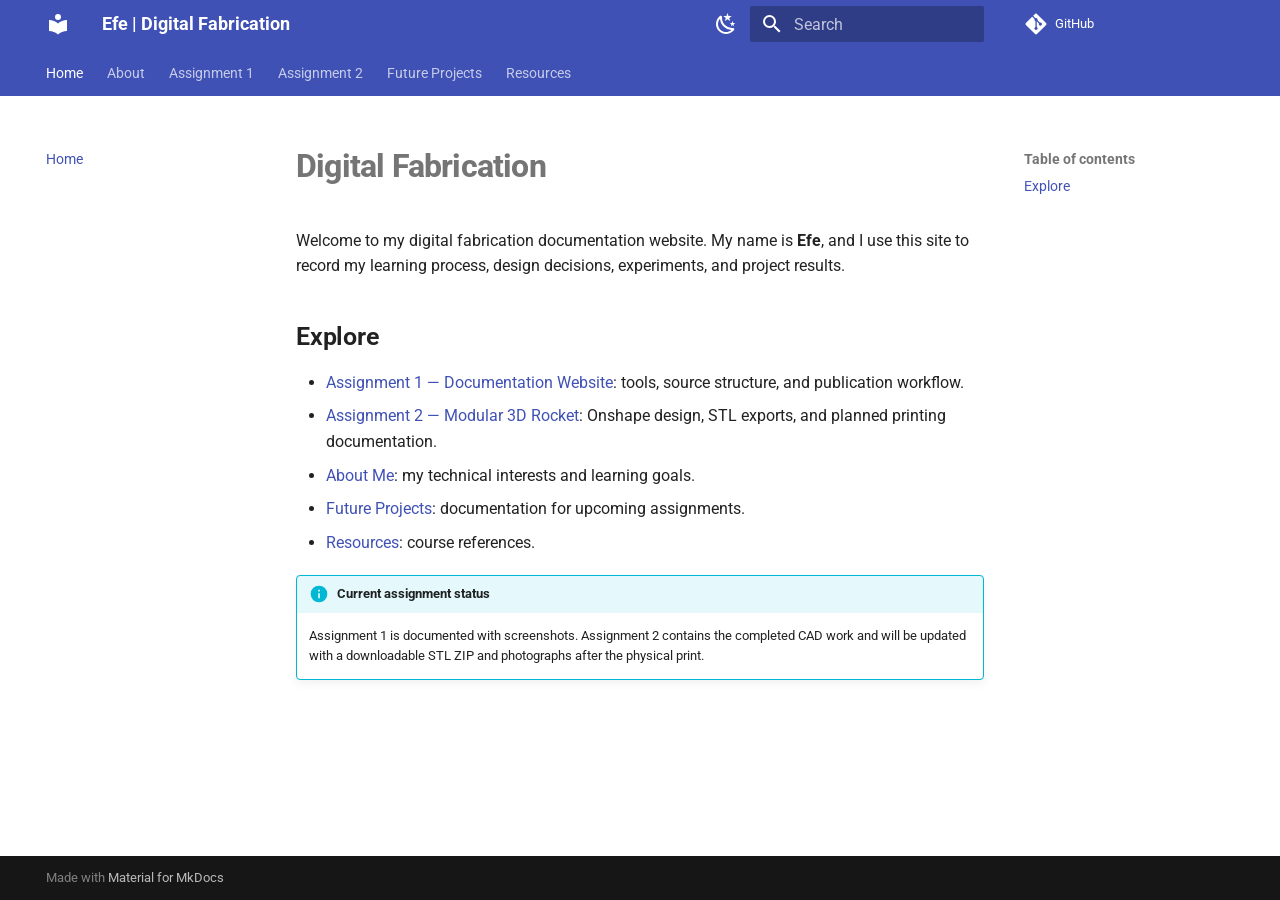
<file: index.html>
<!doctype html>
<html lang="en" class="no-js">
  <head>
    
      <meta charset="utf-8">
      <meta name="viewport" content="width=device-width,initial-scale=1">
      
      
      
        <link rel="canonical" href="https://gaminghub492.github.io/digital-fabrication/">
      
      
      
        <link rel="next" href="about/">
      
      
        
      
      
      <link rel="icon" href="assets/images/favicon.png">
      <meta name="generator" content="mkdocs-1.6.1, mkdocs-material-9.8.0">
    
    
      
        <title>Efe | Digital Fabrication</title>
      
    
    
      <link rel="stylesheet" href="assets/stylesheets/main.57a0d79d.min.css">
      
        
        <link rel="stylesheet" href="assets/stylesheets/palette.fb2fffe2.min.css">
      
      


    
    
      
    
    
      
        
        
        <link rel="preconnect" href="https://fonts.gstatic.com" crossorigin>
        <link rel="stylesheet" href="https://fonts.googleapis.com/css?family=Roboto:300,300i,400,400i,700,700i%7CRoboto+Mono:400,400i,700,700i&display=fallback">
        <style>:root{--md-text-font:"Roboto";--md-code-font:"Roboto Mono"}</style>
      
    
    
      <link rel="stylesheet" href="assets/stylesheets/extra.css">
    
    <script>__md_scope=new URL(".",location),__md_hash=e=>[...e].reduce(((e,_)=>(e<<5)-e+_.charCodeAt(0)),0),__md_get=(e,_=localStorage,t=__md_scope)=>JSON.parse(_.getItem(t.pathname+"."+e)),__md_set=(e,_,t=localStorage,a=__md_scope)=>{try{t.setItem(a.pathname+"."+e,JSON.stringify(_))}catch(e){}}</script>
    
      

    
    
  </head>
  
  
    
    
      
    
    
    
    
    <body dir="ltr" data-md-color-scheme="default" data-md-color-primary="indigo" data-md-color-accent="indigo">
  
    
    <input class="md-toggle" data-md-toggle="drawer" type="checkbox" id="__drawer" autocomplete="off">
    <input class="md-toggle" data-md-toggle="search" type="checkbox" id="__search" autocomplete="off">
    <label class="md-overlay" for="__drawer"></label>
    <div data-md-component="skip">
      
        
        <a href="#digital-fabrication" class="md-skip">
          Skip to content
        </a>
      
    </div>
    <div data-md-component="announce">
      
    </div>
    
    
      

<header class="md-header" data-md-component="header">
  <nav class="md-header__inner md-grid" aria-label="Header">
    <a href="." title="Efe | Digital Fabrication" class="md-header__button md-logo" aria-label="Efe | Digital Fabrication" data-md-component="logo">
      
  
  <svg xmlns="http://www.w3.org/2000/svg" viewBox="0 0 24 24"><path d="M12 8a3 3 0 0 0 3-3 3 3 0 0 0-3-3 3 3 0 0 0-3 3 3 3 0 0 0 3 3m0 3.54C9.64 9.35 6.5 8 3 8v11c3.5 0 6.64 1.35 9 3.54 2.36-2.19 5.5-3.54 9-3.54V8c-3.5 0-6.64 1.35-9 3.54"/></svg>

    </a>
    <label class="md-header__button md-icon" for="__drawer">
      
      <svg xmlns="http://www.w3.org/2000/svg" viewBox="0 0 24 24"><path d="M3 6h18v2H3zm0 5h18v2H3zm0 5h18v2H3z"/></svg>
    </label>
    <div class="md-header__title" data-md-component="header-title">
      <div class="md-header__ellipsis">
        <div class="md-header__topic">
          <span class="md-ellipsis">
            Efe | Digital Fabrication
          </span>
        </div>
        <div class="md-header__topic" data-md-component="header-topic">
          <span class="md-ellipsis">
            
              Home
            
          </span>
        </div>
      </div>
    </div>
    
      
        <form class="md-header__option" data-md-component="palette">
  
    
    
    
    <input class="md-option" data-md-color-media="" data-md-color-scheme="default" data-md-color-primary="indigo" data-md-color-accent="indigo"  aria-label="Dark mode"  type="radio" name="__palette" id="__palette_0">
    
      <label class="md-header__button md-icon" title="Dark mode" for="__palette_1" hidden>
        <svg xmlns="http://www.w3.org/2000/svg" viewBox="0 0 24 24"><path d="m17.75 4.09-2.53 1.94.91 3.06-2.63-1.81-2.63 1.81.91-3.06-2.53-1.94L12.44 4l1.06-3 1.06 3zm3.5 6.91-1.64 1.25.59 1.98-1.7-1.17-1.7 1.17.59-1.98L15.75 11l2.06-.05L18.5 9l.69 1.95zm-2.28 4.95c.83-.08 1.72 1.1 1.19 1.85-.32.45-.66.87-1.08 1.27C15.17 23 8.84 23 4.94 19.07c-3.91-3.9-3.91-10.24 0-14.14.4-.4.82-.76 1.27-1.08.75-.53 1.93.36 1.85 1.19-.27 2.86.69 5.83 2.89 8.02a9.96 9.96 0 0 0 8.02 2.89m-1.64 2.02a12.08 12.08 0 0 1-7.8-3.47c-2.17-2.19-3.33-5-3.49-7.82-2.81 3.14-2.7 7.96.31 10.98 3.02 3.01 7.84 3.12 10.98.31"/></svg>
      </label>
    
  
    
    
    
    <input class="md-option" data-md-color-media="" data-md-color-scheme="slate" data-md-color-primary="indigo" data-md-color-accent="indigo"  aria-label="Light mode"  type="radio" name="__palette" id="__palette_1">
    
      <label class="md-header__button md-icon" title="Light mode" for="__palette_0" hidden>
        <svg xmlns="http://www.w3.org/2000/svg" viewBox="0 0 24 24"><path d="M12 7a5 5 0 0 1 5 5 5 5 0 0 1-5 5 5 5 0 0 1-5-5 5 5 0 0 1 5-5m0 2a3 3 0 0 0-3 3 3 3 0 0 0 3 3 3 3 0 0 0 3-3 3 3 0 0 0-3-3m0-7 2.39 3.42C13.65 5.15 12.84 5 12 5s-1.65.15-2.39.42zM3.34 7l4.16-.35A7.2 7.2 0 0 0 5.94 8.5c-.44.74-.69 1.5-.83 2.29zm.02 10 1.76-3.77a7.131 7.131 0 0 0 2.38 4.14zM20.65 7l-1.77 3.79a7.02 7.02 0 0 0-2.38-4.15zm-.01 10-4.14.36c.59-.51 1.12-1.14 1.54-1.86.42-.73.69-1.5.83-2.29zM12 22l-2.41-3.44c.74.27 1.55.44 2.41.44.82 0 1.63-.17 2.37-.44z"/></svg>
      </label>
    
  
</form>
      
    
    
      <script>var palette=__md_get("__palette");if(palette&&palette.color){if("(prefers-color-scheme)"===palette.color.media){var media=matchMedia("(prefers-color-scheme: light)"),input=document.querySelector(media.matches?"[data-md-color-media='(prefers-color-scheme: light)']":"[data-md-color-media='(prefers-color-scheme: dark)']");palette.color.media=input.getAttribute("data-md-color-media"),palette.color.scheme=input.getAttribute("data-md-color-scheme"),palette.color.primary=input.getAttribute("data-md-color-primary"),palette.color.accent=input.getAttribute("data-md-color-accent")}for(var[key,value]of Object.entries(palette.color))document.body.setAttribute("data-md-color-"+key,value)}</script>
    
    
    
      
      
        <label class="md-header__button md-icon" for="__search">
          
          <svg xmlns="http://www.w3.org/2000/svg" viewBox="0 0 24 24"><path d="M9.5 3A6.5 6.5 0 0 1 16 9.5c0 1.61-.59 3.09-1.56 4.23l.27.27h.79l5 5-1.5 1.5-5-5v-.79l-.27-.27A6.52 6.52 0 0 1 9.5 16 6.5 6.5 0 0 1 3 9.5 6.5 6.5 0 0 1 9.5 3m0 2C7 5 5 7 5 9.5S7 14 9.5 14 14 12 14 9.5 12 5 9.5 5"/></svg>
        </label>
        <div class="md-search" data-md-component="search" role="dialog">
  <label class="md-search__overlay" for="__search"></label>
  <div class="md-search__inner" role="search">
    <form class="md-search__form" name="search">
      <input type="text" class="md-search__input" name="query" aria-label="Search" placeholder="Search" autocapitalize="off" autocorrect="off" autocomplete="off" spellcheck="false" data-md-component="search-query" required>
      <label class="md-search__icon md-icon" for="__search">
        
        <svg xmlns="http://www.w3.org/2000/svg" viewBox="0 0 24 24"><path d="M9.5 3A6.5 6.5 0 0 1 16 9.5c0 1.61-.59 3.09-1.56 4.23l.27.27h.79l5 5-1.5 1.5-5-5v-.79l-.27-.27A6.52 6.52 0 0 1 9.5 16 6.5 6.5 0 0 1 3 9.5 6.5 6.5 0 0 1 9.5 3m0 2C7 5 5 7 5 9.5S7 14 9.5 14 14 12 14 9.5 12 5 9.5 5"/></svg>
        
        <svg xmlns="http://www.w3.org/2000/svg" viewBox="0 0 24 24"><path d="M20 11v2H8l5.5 5.5-1.42 1.42L4.16 12l7.92-7.92L13.5 5.5 8 11z"/></svg>
      </label>
      <nav class="md-search__options" aria-label="Search">
        
        <button type="reset" class="md-search__icon md-icon" title="Clear" aria-label="Clear" tabindex="-1">
          
          <svg xmlns="http://www.w3.org/2000/svg" viewBox="0 0 24 24"><path d="M19 6.41 17.59 5 12 10.59 6.41 5 5 6.41 10.59 12 5 17.59 6.41 19 12 13.41 17.59 19 19 17.59 13.41 12z"/></svg>
        </button>
      </nav>
      
        <div class="md-search__suggest" data-md-component="search-suggest"></div>
      
    </form>
    <div class="md-search__output">
      <div class="md-search__scrollwrap" tabindex="0" data-md-scrollfix>
        <div class="md-search-result" data-md-component="search-result">
          <div class="md-search-result__meta">
            Initializing search
          </div>
          <ol class="md-search-result__list" role="presentation"></ol>
        </div>
      </div>
    </div>
  </div>
</div>
      
    
    
      <div class="md-header__source">
        <a href="https://github.com/gaminghub492/digital-fabrication" title="Go to repository" class="md-source" data-md-component="source">
  <div class="md-source__icon md-icon">
    
    <svg xmlns="http://www.w3.org/2000/svg" viewBox="0 0 448 512"><!--! Font Awesome Free 7.1.0 by @fontawesome - https://fontawesome.com License - https://fontawesome.com/license/free (Icons: CC BY 4.0, Fonts: SIL OFL 1.1, Code: MIT License) Copyright 2025 Fonticons, Inc.--><path d="M439.6 236.1 244 40.5c-5.4-5.5-12.8-8.5-20.4-8.5s-15 3-20.4 8.4L162.5 81l51.5 51.5c27.1-9.1 52.7 16.8 43.4 43.7l49.7 49.7c34.2-11.8 61.2 31 35.5 56.7-26.5 26.5-70.2-2.9-56-37.3L240.3 199v121.9c25.3 12.5 22.3 41.8 9.1 55-6.4 6.4-15.2 10.1-24.3 10.1s-17.8-3.6-24.3-10.1c-17.6-17.6-11.1-46.9 11.2-56v-123c-20.8-8.5-24.6-30.7-18.6-45L142.6 101 8.5 235.1C3 240.6 0 247.9 0 255.5s3 15 8.5 20.4l195.6 195.7c5.4 5.4 12.7 8.4 20.4 8.4s15-3 20.4-8.4l194.7-194.7c5.4-5.4 8.4-12.8 8.4-20.4s-3-15-8.4-20.4"/></svg>
  </div>
  <div class="md-source__repository">
    GitHub
  </div>
</a>
      </div>
    
  </nav>
  
</header>
    
    <div class="md-container" data-md-component="container">
      
      
        
          
            
<nav class="md-tabs" aria-label="Tabs" data-md-component="tabs">
  <div class="md-grid">
    <ul class="md-tabs__list">
      
        
  
  
  
    
  
  
    <li class="md-tabs__item md-tabs__item--active">
      <a href="." class="md-tabs__link">
        
  
  
    
  
  Home

      </a>
    </li>
  

      
        
  
  
  
  
    <li class="md-tabs__item">
      <a href="about/" class="md-tabs__link">
        
  
  
    
  
  About

      </a>
    </li>
  

      
        
  
  
  
  
    <li class="md-tabs__item">
      <a href="week-1/" class="md-tabs__link">
        
  
  
    
  
  Assignment 1

      </a>
    </li>
  

      
        
  
  
  
  
    <li class="md-tabs__item">
      <a href="assignment-2/" class="md-tabs__link">
        
  
  
    
  
  Assignment 2

      </a>
    </li>
  

      
        
  
  
  
  
    <li class="md-tabs__item">
      <a href="projects/" class="md-tabs__link">
        
  
  
    
  
  Future Projects

      </a>
    </li>
  

      
        
  
  
  
  
    <li class="md-tabs__item">
      <a href="resources/" class="md-tabs__link">
        
  
  
    
  
  Resources

      </a>
    </li>
  

      
    </ul>
  </div>
</nav>
          
        
      
      <main class="md-main" data-md-component="main">
        <div class="md-main__inner md-grid">
          
            
              
              <div class="md-sidebar md-sidebar--primary" data-md-component="sidebar" data-md-type="navigation" >
                <div class="md-sidebar__scrollwrap">
                  <div class="md-sidebar__inner">
                    


  


<nav class="md-nav md-nav--primary md-nav--lifted" aria-label="Navigation" data-md-level="0">
  <label class="md-nav__title" for="__drawer">
    <a href="." title="Efe | Digital Fabrication" class="md-nav__button md-logo" aria-label="Efe | Digital Fabrication" data-md-component="logo">
      
  
  <svg xmlns="http://www.w3.org/2000/svg" viewBox="0 0 24 24"><path d="M12 8a3 3 0 0 0 3-3 3 3 0 0 0-3-3 3 3 0 0 0-3 3 3 3 0 0 0 3 3m0 3.54C9.64 9.35 6.5 8 3 8v11c3.5 0 6.64 1.35 9 3.54 2.36-2.19 5.5-3.54 9-3.54V8c-3.5 0-6.64 1.35-9 3.54"/></svg>

    </a>
    Efe | Digital Fabrication
  </label>
  
    <div class="md-nav__source">
      <a href="https://github.com/gaminghub492/digital-fabrication" title="Go to repository" class="md-source" data-md-component="source">
  <div class="md-source__icon md-icon">
    
    <svg xmlns="http://www.w3.org/2000/svg" viewBox="0 0 448 512"><!--! Font Awesome Free 7.1.0 by @fontawesome - https://fontawesome.com License - https://fontawesome.com/license/free (Icons: CC BY 4.0, Fonts: SIL OFL 1.1, Code: MIT License) Copyright 2025 Fonticons, Inc.--><path d="M439.6 236.1 244 40.5c-5.4-5.5-12.8-8.5-20.4-8.5s-15 3-20.4 8.4L162.5 81l51.5 51.5c27.1-9.1 52.7 16.8 43.4 43.7l49.7 49.7c34.2-11.8 61.2 31 35.5 56.7-26.5 26.5-70.2-2.9-56-37.3L240.3 199v121.9c25.3 12.5 22.3 41.8 9.1 55-6.4 6.4-15.2 10.1-24.3 10.1s-17.8-3.6-24.3-10.1c-17.6-17.6-11.1-46.9 11.2-56v-123c-20.8-8.5-24.6-30.7-18.6-45L142.6 101 8.5 235.1C3 240.6 0 247.9 0 255.5s3 15 8.5 20.4l195.6 195.7c5.4 5.4 12.7 8.4 20.4 8.4s15-3 20.4-8.4l194.7-194.7c5.4-5.4 8.4-12.8 8.4-20.4s-3-15-8.4-20.4"/></svg>
  </div>
  <div class="md-source__repository">
    GitHub
  </div>
</a>
    </div>
  
  <ul class="md-nav__list" data-md-scrollfix>
    
      
      
  
  
    
  
  
  
    <li class="md-nav__item md-nav__item--active">
      
      <input class="md-nav__toggle md-toggle" type="checkbox" id="__toc">
      
      
        
      
      
        <label class="md-nav__link md-nav__link--active" for="__toc">
          
  
  
  <span class="md-ellipsis">
    
  
    Home
  

    
  </span>
  
  

          <span class="md-nav__icon md-icon"></span>
        </label>
      
      <a href="." class="md-nav__link md-nav__link--active">
        
  
  
  <span class="md-ellipsis">
    
  
    Home
  

    
  </span>
  
  

      </a>
      
        

<nav class="md-nav md-nav--secondary" aria-label="Table of contents">
  
  
  
    
  
  
    <label class="md-nav__title" for="__toc">
      <span class="md-nav__icon md-icon"></span>
      Table of contents
    </label>
    <ul class="md-nav__list" data-md-component="toc" data-md-scrollfix>
      
        <li class="md-nav__item">
  <a href="#explore" class="md-nav__link">
    <span class="md-ellipsis">
      
        Explore
      
    </span>
  </a>
  
</li>
      
    </ul>
  
</nav>
      
    </li>
  

    
      
      
  
  
  
  
    <li class="md-nav__item">
      <a href="about/" class="md-nav__link">
        
  
  
  <span class="md-ellipsis">
    
  
    About
  

    
  </span>
  
  

      </a>
    </li>
  

    
      
      
  
  
  
  
    <li class="md-nav__item">
      <a href="week-1/" class="md-nav__link">
        
  
  
  <span class="md-ellipsis">
    
  
    Assignment 1
  

    
  </span>
  
  

      </a>
    </li>
  

    
      
      
  
  
  
  
    <li class="md-nav__item">
      <a href="assignment-2/" class="md-nav__link">
        
  
  
  <span class="md-ellipsis">
    
  
    Assignment 2
  

    
  </span>
  
  

      </a>
    </li>
  

    
      
      
  
  
  
  
    <li class="md-nav__item">
      <a href="projects/" class="md-nav__link">
        
  
  
  <span class="md-ellipsis">
    
  
    Future Projects
  

    
  </span>
  
  

      </a>
    </li>
  

    
      
      
  
  
  
  
    <li class="md-nav__item">
      <a href="resources/" class="md-nav__link">
        
  
  
  <span class="md-ellipsis">
    
  
    Resources
  

    
  </span>
  
  

      </a>
    </li>
  

    
  </ul>
</nav>
                  </div>
                </div>
              </div>
            
            
              
              <div class="md-sidebar md-sidebar--secondary" data-md-component="sidebar" data-md-type="toc" >
                <div class="md-sidebar__scrollwrap">
                  <div class="md-sidebar__inner">
                    

<nav class="md-nav md-nav--secondary" aria-label="Table of contents">
  
  
  
    
  
  
    <label class="md-nav__title" for="__toc">
      <span class="md-nav__icon md-icon"></span>
      Table of contents
    </label>
    <ul class="md-nav__list" data-md-component="toc" data-md-scrollfix>
      
        <li class="md-nav__item">
  <a href="#explore" class="md-nav__link">
    <span class="md-ellipsis">
      
        Explore
      
    </span>
  </a>
  
</li>
      
    </ul>
  
</nav>
                  </div>
                </div>
              </div>
            
          
          
            <div class="md-content" data-md-component="content">
              
              <article class="md-content__inner md-typeset">
                
                  


  
  


<h1 id="digital-fabrication">Digital Fabrication</h1>
<p>Welcome to my digital fabrication documentation website. My name is <strong>Efe</strong>, and I use this site to record my learning process, design decisions, experiments, and project results.</p>
<h2 id="explore">Explore</h2>
<ul>
<li><a href="week-1/">Assignment 1 — Documentation Website</a>: tools, source structure, and publication workflow.</li>
<li><a href="assignment-2/">Assignment 2 — Modular 3D Rocket</a>: Onshape design, STL exports, and planned printing documentation.</li>
<li><a href="about/">About Me</a>: my technical interests and learning goals.</li>
<li><a href="projects/">Future Projects</a>: documentation for upcoming assignments.</li>
<li><a href="resources/">Resources</a>: course references.</li>
</ul>
<div class="admonition info">
<p class="admonition-title">Current assignment status</p>
<p>Assignment 1 is documented with screenshots. Assignment 2 contains the completed CAD work and will be updated with a downloadable STL ZIP and photographs after the physical print.</p>
</div>












                
              </article>
            </div>
          
          
<script>var target=document.getElementById(location.hash.slice(1));target&&target.name&&(target.checked=target.name.startsWith("__tabbed_"))</script>
        </div>
        
      </main>
      
        <footer class="md-footer">
  
  <div class="md-footer-meta md-typeset">
    <div class="md-footer-meta__inner md-grid">
      <div class="md-copyright">
  
  
    Made with
    <a href="https://squidfunk.github.io/mkdocs-material/" target="_blank" rel="noopener">
      Material for MkDocs
    </a>
  
</div>
      
    </div>
  </div>
</footer>
      
    </div>
    <div class="md-dialog" data-md-component="dialog">
      <div class="md-dialog__inner md-typeset"></div>
    </div>
    
    
    
      
      
      <script id="__config" type="application/json">{"annotate": null, "base": ".", "features": ["navigation.tabs", "navigation.sections", "search.suggest", "content.code.copy"], "search": "assets/javascripts/workers/search.a7633da7.min.js", "tags": null, "translations": {"clipboard.copied": "Copied to clipboard", "clipboard.copy": "Copy to clipboard", "search.result.more.one": "1 more on this page", "search.result.more.other": "# more on this page", "search.result.none": "No matching documents", "search.result.one": "1 matching document", "search.result.other": "# matching documents", "search.result.placeholder": "Type to start searching", "search.result.term.missing": "Missing", "select.version": "Select version"}, "version": null}</script>
    
    
      <script src="assets/javascripts/bundle.c21346df.min.js"></script>
      
    
  </body>
</html>
</file>
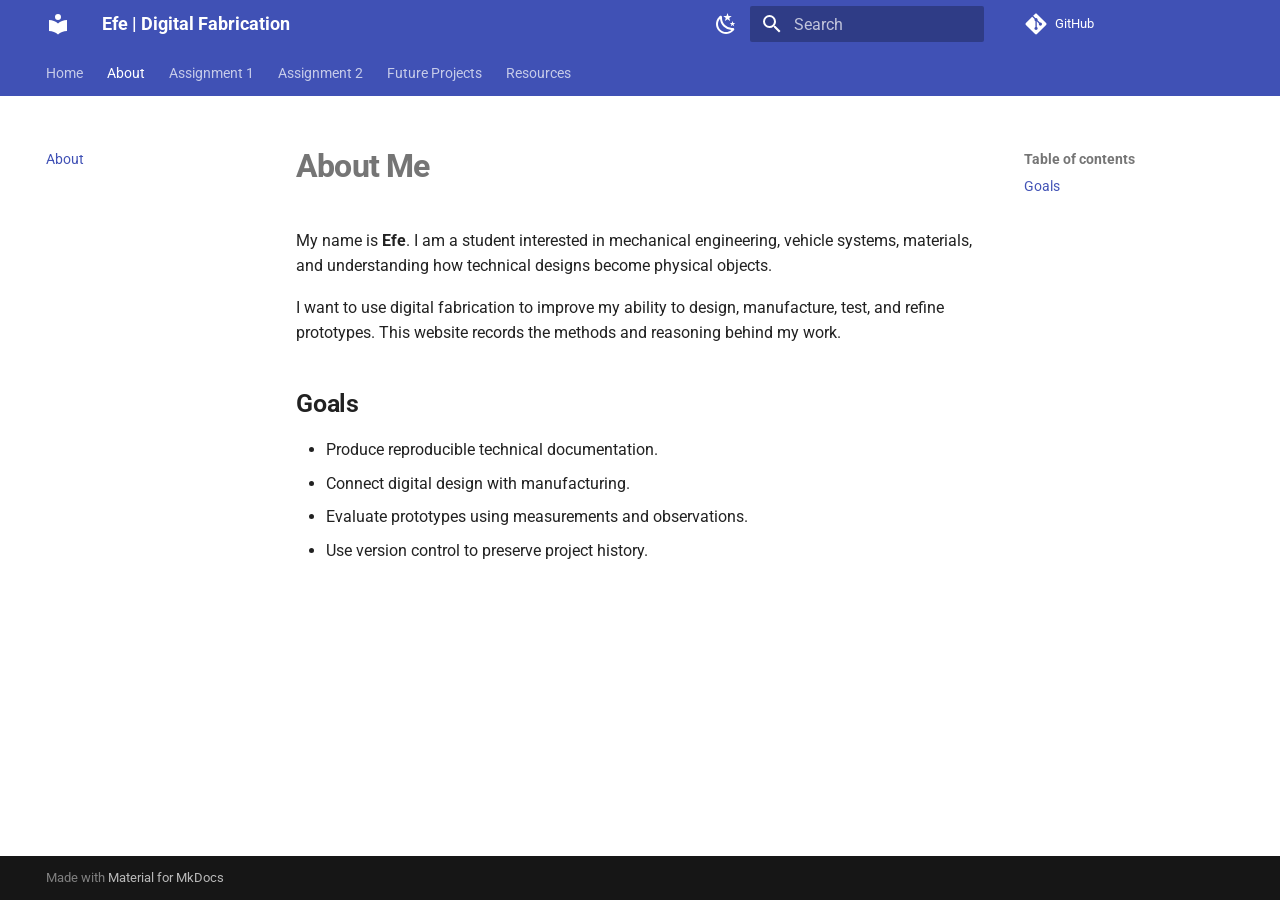
<file: about/index.html>
<!doctype html>
<html lang="en" class="no-js">
  <head>
    
      <meta charset="utf-8">
      <meta name="viewport" content="width=device-width,initial-scale=1">
      
      
      
        <link rel="canonical" href="https://gaminghub492.github.io/digital-fabrication/about/">
      
      
        <link rel="prev" href="..">
      
      
        <link rel="next" href="../week-1/">
      
      
        
      
      
      <link rel="icon" href="../assets/images/favicon.png">
      <meta name="generator" content="mkdocs-1.6.1, mkdocs-material-9.8.0">
    
    
      
        <title>About - Efe | Digital Fabrication</title>
      
    
    
      <link rel="stylesheet" href="../assets/stylesheets/main.57a0d79d.min.css">
      
        
        <link rel="stylesheet" href="../assets/stylesheets/palette.fb2fffe2.min.css">
      
      


    
    
      
    
    
      
        
        
        <link rel="preconnect" href="https://fonts.gstatic.com" crossorigin>
        <link rel="stylesheet" href="https://fonts.googleapis.com/css?family=Roboto:300,300i,400,400i,700,700i%7CRoboto+Mono:400,400i,700,700i&display=fallback">
        <style>:root{--md-text-font:"Roboto";--md-code-font:"Roboto Mono"}</style>
      
    
    
      <link rel="stylesheet" href="../assets/stylesheets/extra.css">
    
    <script>__md_scope=new URL("..",location),__md_hash=e=>[...e].reduce(((e,_)=>(e<<5)-e+_.charCodeAt(0)),0),__md_get=(e,_=localStorage,t=__md_scope)=>JSON.parse(_.getItem(t.pathname+"."+e)),__md_set=(e,_,t=localStorage,a=__md_scope)=>{try{t.setItem(a.pathname+"."+e,JSON.stringify(_))}catch(e){}}</script>
    
      

    
    
  </head>
  
  
    
    
      
    
    
    
    
    <body dir="ltr" data-md-color-scheme="default" data-md-color-primary="indigo" data-md-color-accent="indigo">
  
    
    <input class="md-toggle" data-md-toggle="drawer" type="checkbox" id="__drawer" autocomplete="off">
    <input class="md-toggle" data-md-toggle="search" type="checkbox" id="__search" autocomplete="off">
    <label class="md-overlay" for="__drawer"></label>
    <div data-md-component="skip">
      
        
        <a href="#about-me" class="md-skip">
          Skip to content
        </a>
      
    </div>
    <div data-md-component="announce">
      
    </div>
    
    
      

<header class="md-header" data-md-component="header">
  <nav class="md-header__inner md-grid" aria-label="Header">
    <a href=".." title="Efe | Digital Fabrication" class="md-header__button md-logo" aria-label="Efe | Digital Fabrication" data-md-component="logo">
      
  
  <svg xmlns="http://www.w3.org/2000/svg" viewBox="0 0 24 24"><path d="M12 8a3 3 0 0 0 3-3 3 3 0 0 0-3-3 3 3 0 0 0-3 3 3 3 0 0 0 3 3m0 3.54C9.64 9.35 6.5 8 3 8v11c3.5 0 6.64 1.35 9 3.54 2.36-2.19 5.5-3.54 9-3.54V8c-3.5 0-6.64 1.35-9 3.54"/></svg>

    </a>
    <label class="md-header__button md-icon" for="__drawer">
      
      <svg xmlns="http://www.w3.org/2000/svg" viewBox="0 0 24 24"><path d="M3 6h18v2H3zm0 5h18v2H3zm0 5h18v2H3z"/></svg>
    </label>
    <div class="md-header__title" data-md-component="header-title">
      <div class="md-header__ellipsis">
        <div class="md-header__topic">
          <span class="md-ellipsis">
            Efe | Digital Fabrication
          </span>
        </div>
        <div class="md-header__topic" data-md-component="header-topic">
          <span class="md-ellipsis">
            
              About
            
          </span>
        </div>
      </div>
    </div>
    
      
        <form class="md-header__option" data-md-component="palette">
  
    
    
    
    <input class="md-option" data-md-color-media="" data-md-color-scheme="default" data-md-color-primary="indigo" data-md-color-accent="indigo"  aria-label="Dark mode"  type="radio" name="__palette" id="__palette_0">
    
      <label class="md-header__button md-icon" title="Dark mode" for="__palette_1" hidden>
        <svg xmlns="http://www.w3.org/2000/svg" viewBox="0 0 24 24"><path d="m17.75 4.09-2.53 1.94.91 3.06-2.63-1.81-2.63 1.81.91-3.06-2.53-1.94L12.44 4l1.06-3 1.06 3zm3.5 6.91-1.64 1.25.59 1.98-1.7-1.17-1.7 1.17.59-1.98L15.75 11l2.06-.05L18.5 9l.69 1.95zm-2.28 4.95c.83-.08 1.72 1.1 1.19 1.85-.32.45-.66.87-1.08 1.27C15.17 23 8.84 23 4.94 19.07c-3.91-3.9-3.91-10.24 0-14.14.4-.4.82-.76 1.27-1.08.75-.53 1.93.36 1.85 1.19-.27 2.86.69 5.83 2.89 8.02a9.96 9.96 0 0 0 8.02 2.89m-1.64 2.02a12.08 12.08 0 0 1-7.8-3.47c-2.17-2.19-3.33-5-3.49-7.82-2.81 3.14-2.7 7.96.31 10.98 3.02 3.01 7.84 3.12 10.98.31"/></svg>
      </label>
    
  
    
    
    
    <input class="md-option" data-md-color-media="" data-md-color-scheme="slate" data-md-color-primary="indigo" data-md-color-accent="indigo"  aria-label="Light mode"  type="radio" name="__palette" id="__palette_1">
    
      <label class="md-header__button md-icon" title="Light mode" for="__palette_0" hidden>
        <svg xmlns="http://www.w3.org/2000/svg" viewBox="0 0 24 24"><path d="M12 7a5 5 0 0 1 5 5 5 5 0 0 1-5 5 5 5 0 0 1-5-5 5 5 0 0 1 5-5m0 2a3 3 0 0 0-3 3 3 3 0 0 0 3 3 3 3 0 0 0 3-3 3 3 0 0 0-3-3m0-7 2.39 3.42C13.65 5.15 12.84 5 12 5s-1.65.15-2.39.42zM3.34 7l4.16-.35A7.2 7.2 0 0 0 5.94 8.5c-.44.74-.69 1.5-.83 2.29zm.02 10 1.76-3.77a7.131 7.131 0 0 0 2.38 4.14zM20.65 7l-1.77 3.79a7.02 7.02 0 0 0-2.38-4.15zm-.01 10-4.14.36c.59-.51 1.12-1.14 1.54-1.86.42-.73.69-1.5.83-2.29zM12 22l-2.41-3.44c.74.27 1.55.44 2.41.44.82 0 1.63-.17 2.37-.44z"/></svg>
      </label>
    
  
</form>
      
    
    
      <script>var palette=__md_get("__palette");if(palette&&palette.color){if("(prefers-color-scheme)"===palette.color.media){var media=matchMedia("(prefers-color-scheme: light)"),input=document.querySelector(media.matches?"[data-md-color-media='(prefers-color-scheme: light)']":"[data-md-color-media='(prefers-color-scheme: dark)']");palette.color.media=input.getAttribute("data-md-color-media"),palette.color.scheme=input.getAttribute("data-md-color-scheme"),palette.color.primary=input.getAttribute("data-md-color-primary"),palette.color.accent=input.getAttribute("data-md-color-accent")}for(var[key,value]of Object.entries(palette.color))document.body.setAttribute("data-md-color-"+key,value)}</script>
    
    
    
      
      
        <label class="md-header__button md-icon" for="__search">
          
          <svg xmlns="http://www.w3.org/2000/svg" viewBox="0 0 24 24"><path d="M9.5 3A6.5 6.5 0 0 1 16 9.5c0 1.61-.59 3.09-1.56 4.23l.27.27h.79l5 5-1.5 1.5-5-5v-.79l-.27-.27A6.52 6.52 0 0 1 9.5 16 6.5 6.5 0 0 1 3 9.5 6.5 6.5 0 0 1 9.5 3m0 2C7 5 5 7 5 9.5S7 14 9.5 14 14 12 14 9.5 12 5 9.5 5"/></svg>
        </label>
        <div class="md-search" data-md-component="search" role="dialog">
  <label class="md-search__overlay" for="__search"></label>
  <div class="md-search__inner" role="search">
    <form class="md-search__form" name="search">
      <input type="text" class="md-search__input" name="query" aria-label="Search" placeholder="Search" autocapitalize="off" autocorrect="off" autocomplete="off" spellcheck="false" data-md-component="search-query" required>
      <label class="md-search__icon md-icon" for="__search">
        
        <svg xmlns="http://www.w3.org/2000/svg" viewBox="0 0 24 24"><path d="M9.5 3A6.5 6.5 0 0 1 16 9.5c0 1.61-.59 3.09-1.56 4.23l.27.27h.79l5 5-1.5 1.5-5-5v-.79l-.27-.27A6.52 6.52 0 0 1 9.5 16 6.5 6.5 0 0 1 3 9.5 6.5 6.5 0 0 1 9.5 3m0 2C7 5 5 7 5 9.5S7 14 9.5 14 14 12 14 9.5 12 5 9.5 5"/></svg>
        
        <svg xmlns="http://www.w3.org/2000/svg" viewBox="0 0 24 24"><path d="M20 11v2H8l5.5 5.5-1.42 1.42L4.16 12l7.92-7.92L13.5 5.5 8 11z"/></svg>
      </label>
      <nav class="md-search__options" aria-label="Search">
        
        <button type="reset" class="md-search__icon md-icon" title="Clear" aria-label="Clear" tabindex="-1">
          
          <svg xmlns="http://www.w3.org/2000/svg" viewBox="0 0 24 24"><path d="M19 6.41 17.59 5 12 10.59 6.41 5 5 6.41 10.59 12 5 17.59 6.41 19 12 13.41 17.59 19 19 17.59 13.41 12z"/></svg>
        </button>
      </nav>
      
        <div class="md-search__suggest" data-md-component="search-suggest"></div>
      
    </form>
    <div class="md-search__output">
      <div class="md-search__scrollwrap" tabindex="0" data-md-scrollfix>
        <div class="md-search-result" data-md-component="search-result">
          <div class="md-search-result__meta">
            Initializing search
          </div>
          <ol class="md-search-result__list" role="presentation"></ol>
        </div>
      </div>
    </div>
  </div>
</div>
      
    
    
      <div class="md-header__source">
        <a href="https://github.com/gaminghub492/digital-fabrication" title="Go to repository" class="md-source" data-md-component="source">
  <div class="md-source__icon md-icon">
    
    <svg xmlns="http://www.w3.org/2000/svg" viewBox="0 0 448 512"><!--! Font Awesome Free 7.1.0 by @fontawesome - https://fontawesome.com License - https://fontawesome.com/license/free (Icons: CC BY 4.0, Fonts: SIL OFL 1.1, Code: MIT License) Copyright 2025 Fonticons, Inc.--><path d="M439.6 236.1 244 40.5c-5.4-5.5-12.8-8.5-20.4-8.5s-15 3-20.4 8.4L162.5 81l51.5 51.5c27.1-9.1 52.7 16.8 43.4 43.7l49.7 49.7c34.2-11.8 61.2 31 35.5 56.7-26.5 26.5-70.2-2.9-56-37.3L240.3 199v121.9c25.3 12.5 22.3 41.8 9.1 55-6.4 6.4-15.2 10.1-24.3 10.1s-17.8-3.6-24.3-10.1c-17.6-17.6-11.1-46.9 11.2-56v-123c-20.8-8.5-24.6-30.7-18.6-45L142.6 101 8.5 235.1C3 240.6 0 247.9 0 255.5s3 15 8.5 20.4l195.6 195.7c5.4 5.4 12.7 8.4 20.4 8.4s15-3 20.4-8.4l194.7-194.7c5.4-5.4 8.4-12.8 8.4-20.4s-3-15-8.4-20.4"/></svg>
  </div>
  <div class="md-source__repository">
    GitHub
  </div>
</a>
      </div>
    
  </nav>
  
</header>
    
    <div class="md-container" data-md-component="container">
      
      
        
          
            
<nav class="md-tabs" aria-label="Tabs" data-md-component="tabs">
  <div class="md-grid">
    <ul class="md-tabs__list">
      
        
  
  
  
  
    <li class="md-tabs__item">
      <a href=".." class="md-tabs__link">
        
  
  
    
  
  Home

      </a>
    </li>
  

      
        
  
  
  
    
  
  
    <li class="md-tabs__item md-tabs__item--active">
      <a href="./" class="md-tabs__link">
        
  
  
    
  
  About

      </a>
    </li>
  

      
        
  
  
  
  
    <li class="md-tabs__item">
      <a href="../week-1/" class="md-tabs__link">
        
  
  
    
  
  Assignment 1

      </a>
    </li>
  

      
        
  
  
  
  
    <li class="md-tabs__item">
      <a href="../assignment-2/" class="md-tabs__link">
        
  
  
    
  
  Assignment 2

      </a>
    </li>
  

      
        
  
  
  
  
    <li class="md-tabs__item">
      <a href="../projects/" class="md-tabs__link">
        
  
  
    
  
  Future Projects

      </a>
    </li>
  

      
        
  
  
  
  
    <li class="md-tabs__item">
      <a href="../resources/" class="md-tabs__link">
        
  
  
    
  
  Resources

      </a>
    </li>
  

      
    </ul>
  </div>
</nav>
          
        
      
      <main class="md-main" data-md-component="main">
        <div class="md-main__inner md-grid">
          
            
              
              <div class="md-sidebar md-sidebar--primary" data-md-component="sidebar" data-md-type="navigation" >
                <div class="md-sidebar__scrollwrap">
                  <div class="md-sidebar__inner">
                    


  


<nav class="md-nav md-nav--primary md-nav--lifted" aria-label="Navigation" data-md-level="0">
  <label class="md-nav__title" for="__drawer">
    <a href=".." title="Efe | Digital Fabrication" class="md-nav__button md-logo" aria-label="Efe | Digital Fabrication" data-md-component="logo">
      
  
  <svg xmlns="http://www.w3.org/2000/svg" viewBox="0 0 24 24"><path d="M12 8a3 3 0 0 0 3-3 3 3 0 0 0-3-3 3 3 0 0 0-3 3 3 3 0 0 0 3 3m0 3.54C9.64 9.35 6.5 8 3 8v11c3.5 0 6.64 1.35 9 3.54 2.36-2.19 5.5-3.54 9-3.54V8c-3.5 0-6.64 1.35-9 3.54"/></svg>

    </a>
    Efe | Digital Fabrication
  </label>
  
    <div class="md-nav__source">
      <a href="https://github.com/gaminghub492/digital-fabrication" title="Go to repository" class="md-source" data-md-component="source">
  <div class="md-source__icon md-icon">
    
    <svg xmlns="http://www.w3.org/2000/svg" viewBox="0 0 448 512"><!--! Font Awesome Free 7.1.0 by @fontawesome - https://fontawesome.com License - https://fontawesome.com/license/free (Icons: CC BY 4.0, Fonts: SIL OFL 1.1, Code: MIT License) Copyright 2025 Fonticons, Inc.--><path d="M439.6 236.1 244 40.5c-5.4-5.5-12.8-8.5-20.4-8.5s-15 3-20.4 8.4L162.5 81l51.5 51.5c27.1-9.1 52.7 16.8 43.4 43.7l49.7 49.7c34.2-11.8 61.2 31 35.5 56.7-26.5 26.5-70.2-2.9-56-37.3L240.3 199v121.9c25.3 12.5 22.3 41.8 9.1 55-6.4 6.4-15.2 10.1-24.3 10.1s-17.8-3.6-24.3-10.1c-17.6-17.6-11.1-46.9 11.2-56v-123c-20.8-8.5-24.6-30.7-18.6-45L142.6 101 8.5 235.1C3 240.6 0 247.9 0 255.5s3 15 8.5 20.4l195.6 195.7c5.4 5.4 12.7 8.4 20.4 8.4s15-3 20.4-8.4l194.7-194.7c5.4-5.4 8.4-12.8 8.4-20.4s-3-15-8.4-20.4"/></svg>
  </div>
  <div class="md-source__repository">
    GitHub
  </div>
</a>
    </div>
  
  <ul class="md-nav__list" data-md-scrollfix>
    
      
      
  
  
  
  
    <li class="md-nav__item">
      <a href=".." class="md-nav__link">
        
  
  
  <span class="md-ellipsis">
    
  
    Home
  

    
  </span>
  
  

      </a>
    </li>
  

    
      
      
  
  
    
  
  
  
    <li class="md-nav__item md-nav__item--active">
      
      <input class="md-nav__toggle md-toggle" type="checkbox" id="__toc">
      
      
        
      
      
        <label class="md-nav__link md-nav__link--active" for="__toc">
          
  
  
  <span class="md-ellipsis">
    
  
    About
  

    
  </span>
  
  

          <span class="md-nav__icon md-icon"></span>
        </label>
      
      <a href="./" class="md-nav__link md-nav__link--active">
        
  
  
  <span class="md-ellipsis">
    
  
    About
  

    
  </span>
  
  

      </a>
      
        

<nav class="md-nav md-nav--secondary" aria-label="Table of contents">
  
  
  
    
  
  
    <label class="md-nav__title" for="__toc">
      <span class="md-nav__icon md-icon"></span>
      Table of contents
    </label>
    <ul class="md-nav__list" data-md-component="toc" data-md-scrollfix>
      
        <li class="md-nav__item">
  <a href="#goals" class="md-nav__link">
    <span class="md-ellipsis">
      
        Goals
      
    </span>
  </a>
  
</li>
      
    </ul>
  
</nav>
      
    </li>
  

    
      
      
  
  
  
  
    <li class="md-nav__item">
      <a href="../week-1/" class="md-nav__link">
        
  
  
  <span class="md-ellipsis">
    
  
    Assignment 1
  

    
  </span>
  
  

      </a>
    </li>
  

    
      
      
  
  
  
  
    <li class="md-nav__item">
      <a href="../assignment-2/" class="md-nav__link">
        
  
  
  <span class="md-ellipsis">
    
  
    Assignment 2
  

    
  </span>
  
  

      </a>
    </li>
  

    
      
      
  
  
  
  
    <li class="md-nav__item">
      <a href="../projects/" class="md-nav__link">
        
  
  
  <span class="md-ellipsis">
    
  
    Future Projects
  

    
  </span>
  
  

      </a>
    </li>
  

    
      
      
  
  
  
  
    <li class="md-nav__item">
      <a href="../resources/" class="md-nav__link">
        
  
  
  <span class="md-ellipsis">
    
  
    Resources
  

    
  </span>
  
  

      </a>
    </li>
  

    
  </ul>
</nav>
                  </div>
                </div>
              </div>
            
            
              
              <div class="md-sidebar md-sidebar--secondary" data-md-component="sidebar" data-md-type="toc" >
                <div class="md-sidebar__scrollwrap">
                  <div class="md-sidebar__inner">
                    

<nav class="md-nav md-nav--secondary" aria-label="Table of contents">
  
  
  
    
  
  
    <label class="md-nav__title" for="__toc">
      <span class="md-nav__icon md-icon"></span>
      Table of contents
    </label>
    <ul class="md-nav__list" data-md-component="toc" data-md-scrollfix>
      
        <li class="md-nav__item">
  <a href="#goals" class="md-nav__link">
    <span class="md-ellipsis">
      
        Goals
      
    </span>
  </a>
  
</li>
      
    </ul>
  
</nav>
                  </div>
                </div>
              </div>
            
          
          
            <div class="md-content" data-md-component="content">
              
              <article class="md-content__inner md-typeset">
                
                  


  
  


<h1 id="about-me">About Me</h1>
<p>My name is <strong>Efe</strong>. I am a student interested in mechanical engineering, vehicle systems, materials, and understanding how technical designs become physical objects.</p>
<p>I want to use digital fabrication to improve my ability to design, manufacture, test, and refine prototypes. This website records the methods and reasoning behind my work.</p>
<h2 id="goals">Goals</h2>
<ul>
<li>Produce reproducible technical documentation.</li>
<li>Connect digital design with manufacturing.</li>
<li>Evaluate prototypes using measurements and observations.</li>
<li>Use version control to preserve project history.</li>
</ul>












                
              </article>
            </div>
          
          
<script>var target=document.getElementById(location.hash.slice(1));target&&target.name&&(target.checked=target.name.startsWith("__tabbed_"))</script>
        </div>
        
      </main>
      
        <footer class="md-footer">
  
  <div class="md-footer-meta md-typeset">
    <div class="md-footer-meta__inner md-grid">
      <div class="md-copyright">
  
  
    Made with
    <a href="https://squidfunk.github.io/mkdocs-material/" target="_blank" rel="noopener">
      Material for MkDocs
    </a>
  
</div>
      
    </div>
  </div>
</footer>
      
    </div>
    <div class="md-dialog" data-md-component="dialog">
      <div class="md-dialog__inner md-typeset"></div>
    </div>
    
    
    
      
      
      <script id="__config" type="application/json">{"annotate": null, "base": "..", "features": ["navigation.tabs", "navigation.sections", "search.suggest", "content.code.copy"], "search": "../assets/javascripts/workers/search.a7633da7.min.js", "tags": null, "translations": {"clipboard.copied": "Copied to clipboard", "clipboard.copy": "Copy to clipboard", "search.result.more.one": "1 more on this page", "search.result.more.other": "# more on this page", "search.result.none": "No matching documents", "search.result.one": "1 matching document", "search.result.other": "# matching documents", "search.result.placeholder": "Type to start searching", "search.result.term.missing": "Missing", "select.version": "Select version"}, "version": null}</script>
    
    
      <script src="../assets/javascripts/bundle.c21346df.min.js"></script>
      
    
  </body>
</html>
</file>
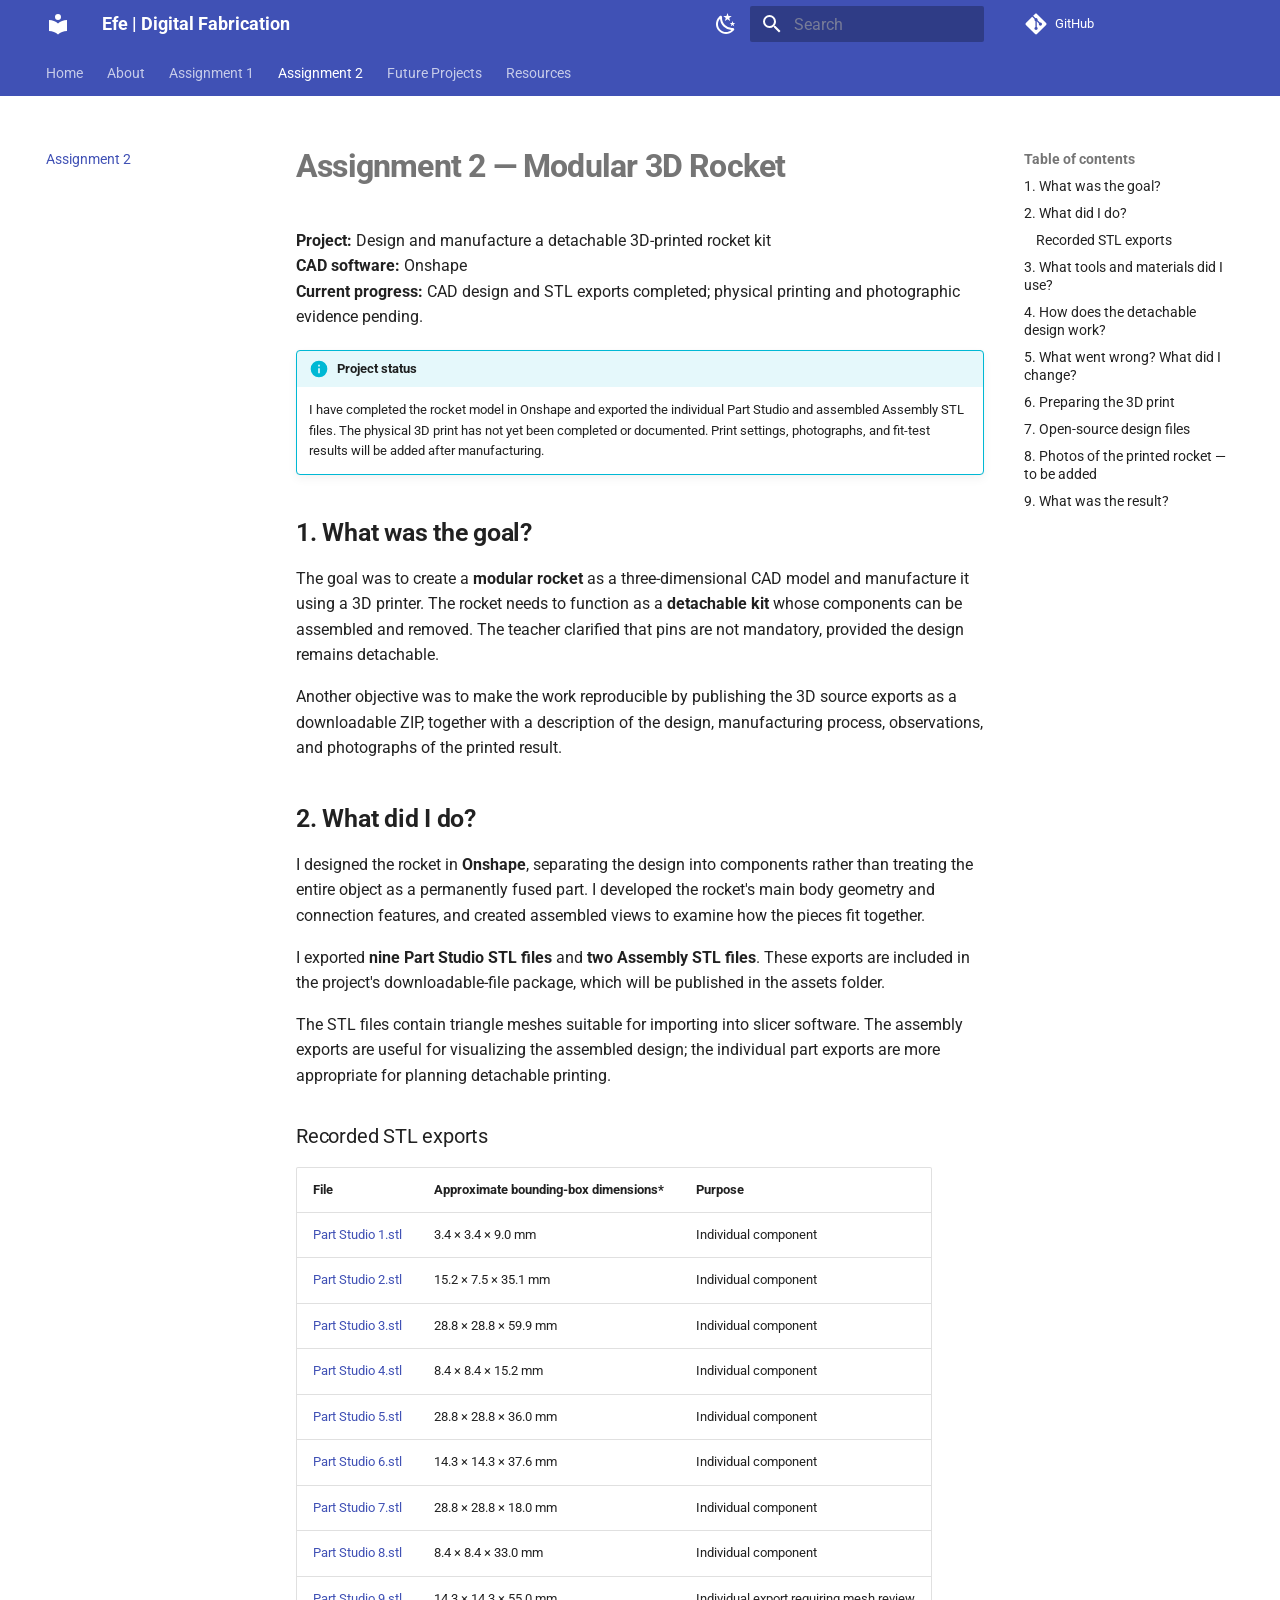
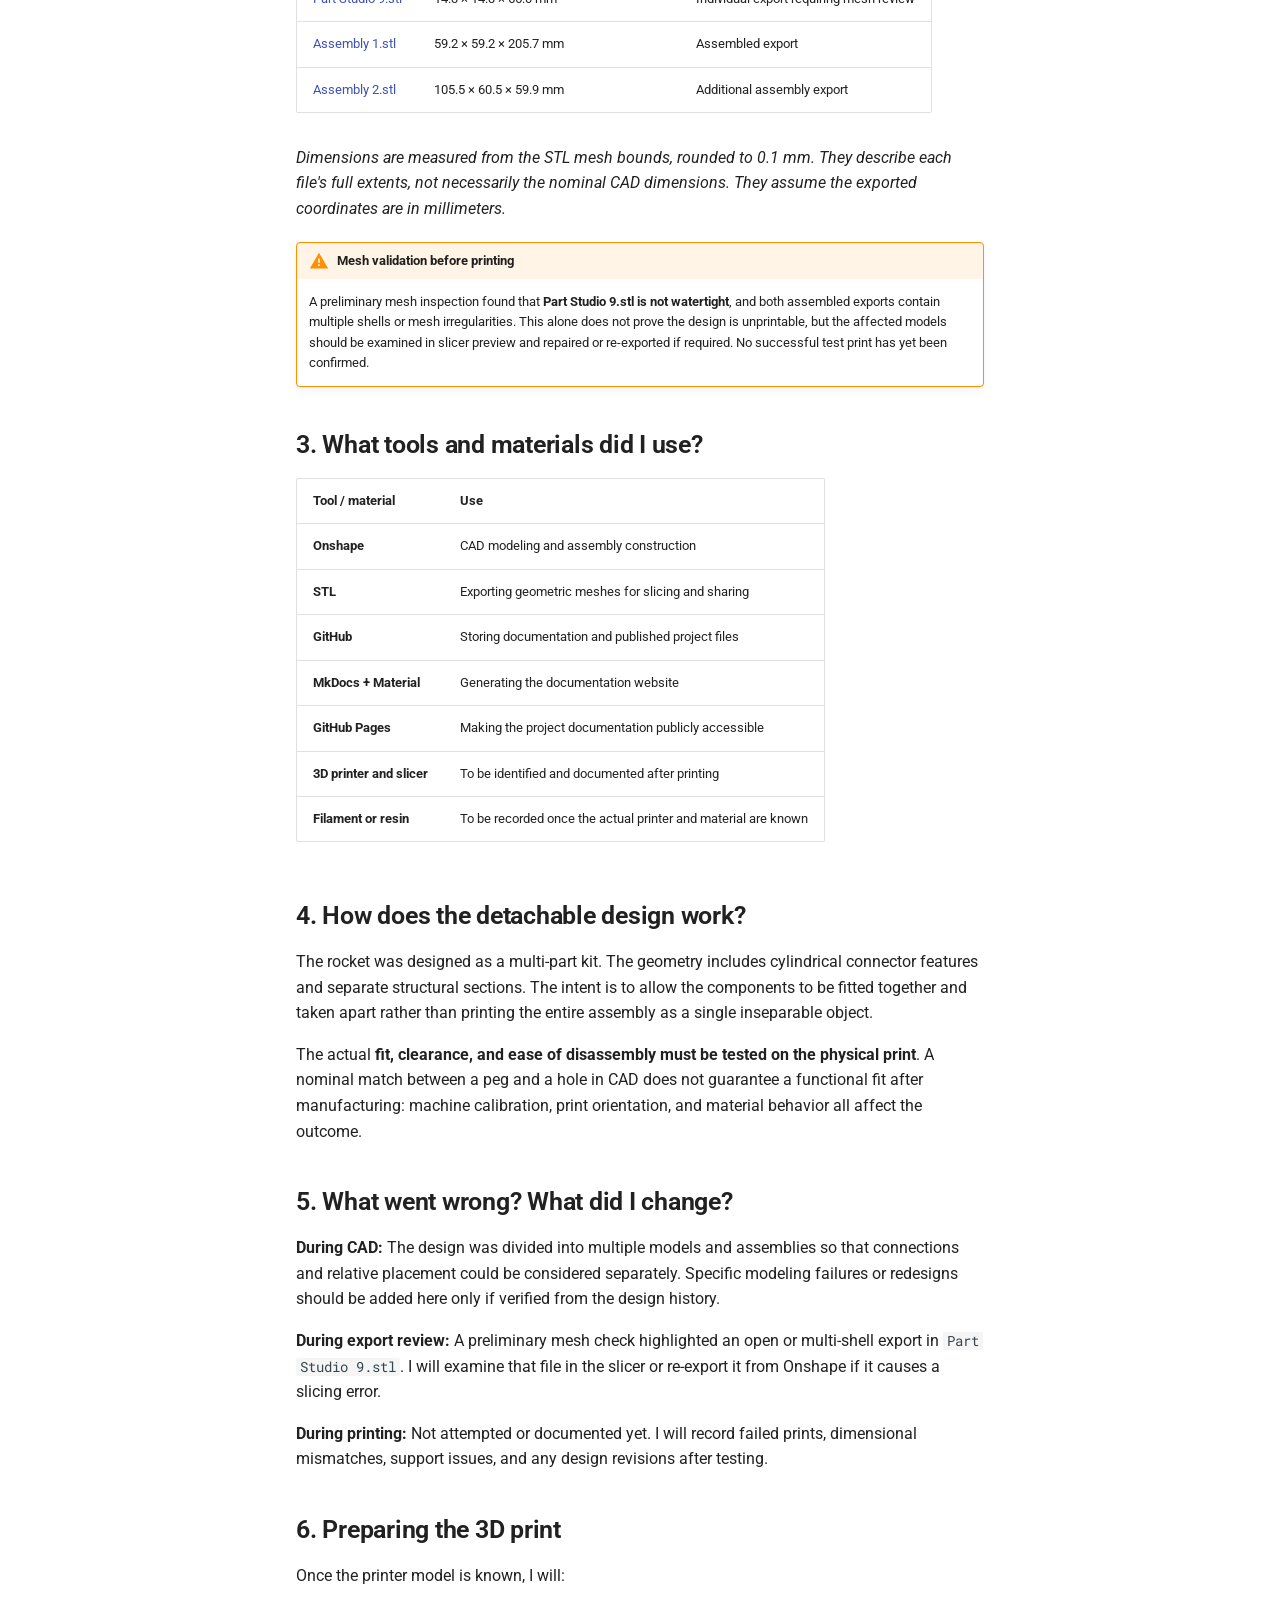
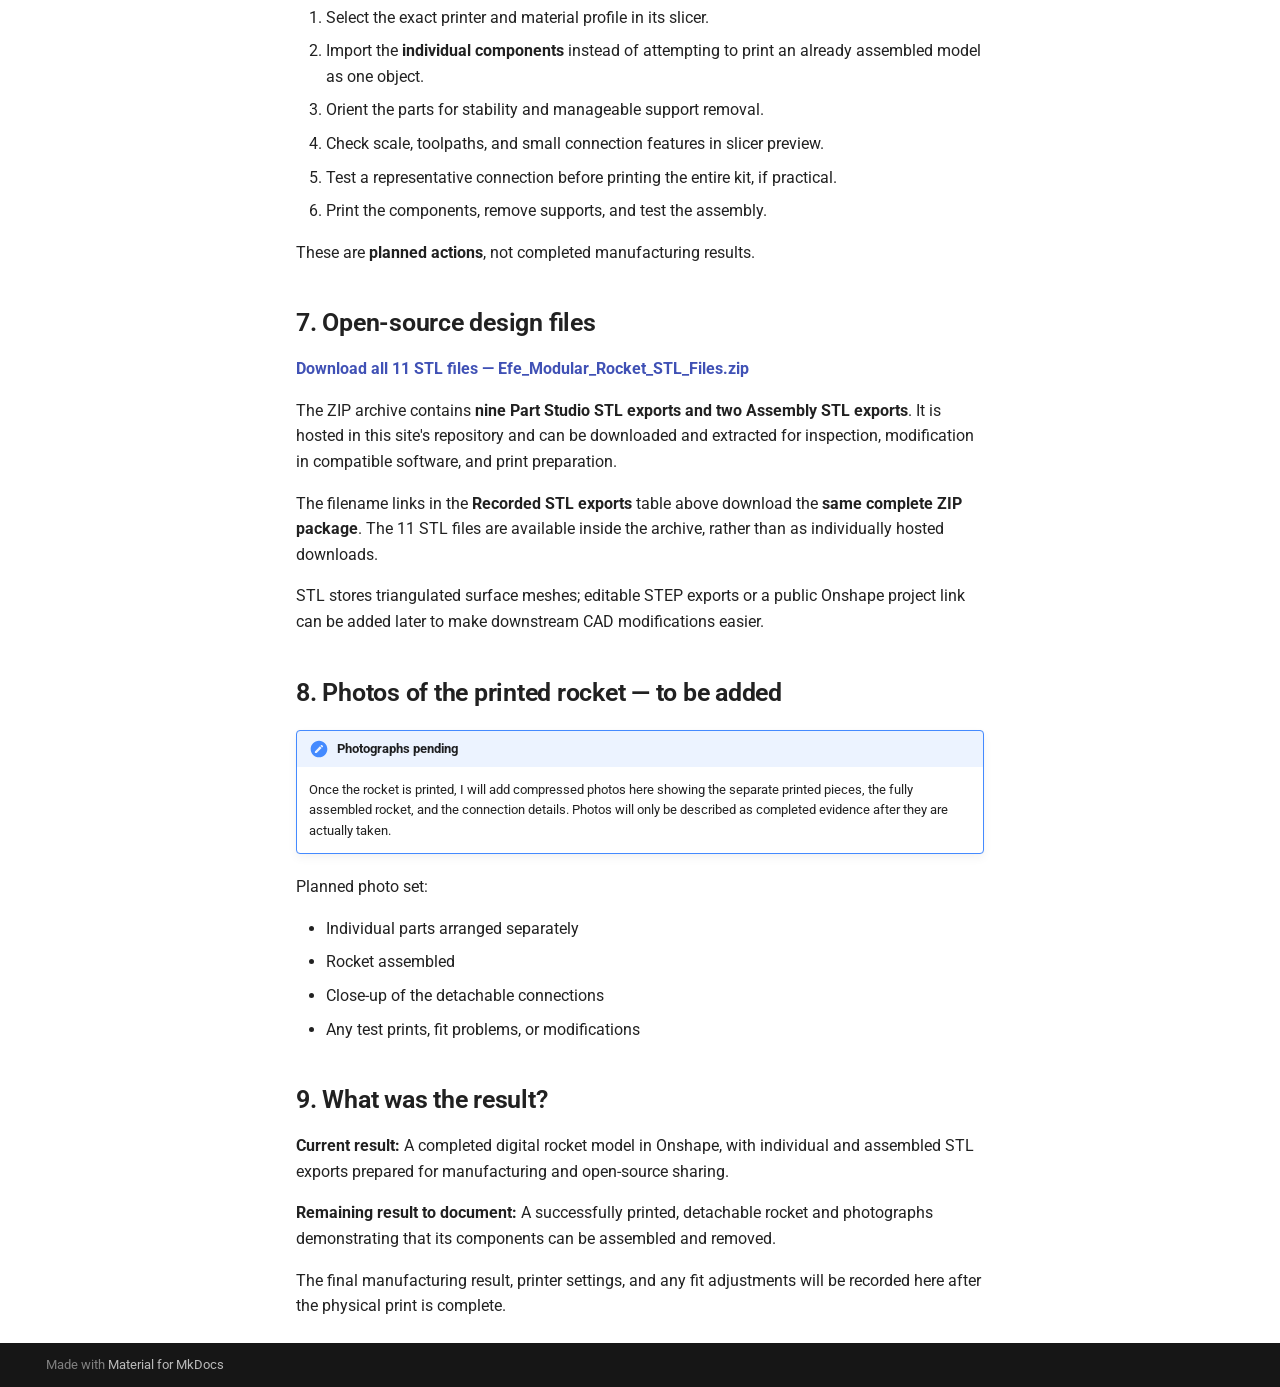
<file: assignment-2/index.html>
<!doctype html>
<html lang="en" class="no-js">
  <head>
    
      <meta charset="utf-8">
      <meta name="viewport" content="width=device-width,initial-scale=1">
      
      
      
        <link rel="canonical" href="https://gaminghub492.github.io/digital-fabrication/assignment-2/">
      
      
        <link rel="prev" href="../week-1/">
      
      
        <link rel="next" href="../projects/">
      
      
        
      
      
      <link rel="icon" href="../assets/images/favicon.png">
      <meta name="generator" content="mkdocs-1.6.1, mkdocs-material-9.8.0">
    
    
      
        <title>Assignment 2 - Efe | Digital Fabrication</title>
      
    
    
      <link rel="stylesheet" href="../assets/stylesheets/main.57a0d79d.min.css">
      
        
        <link rel="stylesheet" href="../assets/stylesheets/palette.fb2fffe2.min.css">
      
      


    
    
      
    
    
      
        
        
        <link rel="preconnect" href="https://fonts.gstatic.com" crossorigin>
        <link rel="stylesheet" href="https://fonts.googleapis.com/css?family=Roboto:300,300i,400,400i,700,700i%7CRoboto+Mono:400,400i,700,700i&display=fallback">
        <style>:root{--md-text-font:"Roboto";--md-code-font:"Roboto Mono"}</style>
      
    
    
      <link rel="stylesheet" href="../assets/stylesheets/extra.css">
    
    <script>__md_scope=new URL("..",location),__md_hash=e=>[...e].reduce(((e,_)=>(e<<5)-e+_.charCodeAt(0)),0),__md_get=(e,_=localStorage,t=__md_scope)=>JSON.parse(_.getItem(t.pathname+"."+e)),__md_set=(e,_,t=localStorage,a=__md_scope)=>{try{t.setItem(a.pathname+"."+e,JSON.stringify(_))}catch(e){}}</script>
    
      

    
    
  </head>
  
  
    
    
      
    
    
    
    
    <body dir="ltr" data-md-color-scheme="default" data-md-color-primary="indigo" data-md-color-accent="indigo">
  
    
    <input class="md-toggle" data-md-toggle="drawer" type="checkbox" id="__drawer" autocomplete="off">
    <input class="md-toggle" data-md-toggle="search" type="checkbox" id="__search" autocomplete="off">
    <label class="md-overlay" for="__drawer"></label>
    <div data-md-component="skip">
      
        
        <a href="#assignment-2-modular-3d-rocket" class="md-skip">
          Skip to content
        </a>
      
    </div>
    <div data-md-component="announce">
      
    </div>
    
    
      

<header class="md-header" data-md-component="header">
  <nav class="md-header__inner md-grid" aria-label="Header">
    <a href=".." title="Efe | Digital Fabrication" class="md-header__button md-logo" aria-label="Efe | Digital Fabrication" data-md-component="logo">
      
  
  <svg xmlns="http://www.w3.org/2000/svg" viewBox="0 0 24 24"><path d="M12 8a3 3 0 0 0 3-3 3 3 0 0 0-3-3 3 3 0 0 0-3 3 3 3 0 0 0 3 3m0 3.54C9.64 9.35 6.5 8 3 8v11c3.5 0 6.64 1.35 9 3.54 2.36-2.19 5.5-3.54 9-3.54V8c-3.5 0-6.64 1.35-9 3.54"/></svg>

    </a>
    <label class="md-header__button md-icon" for="__drawer">
      
      <svg xmlns="http://www.w3.org/2000/svg" viewBox="0 0 24 24"><path d="M3 6h18v2H3zm0 5h18v2H3zm0 5h18v2H3z"/></svg>
    </label>
    <div class="md-header__title" data-md-component="header-title">
      <div class="md-header__ellipsis">
        <div class="md-header__topic">
          <span class="md-ellipsis">
            Efe | Digital Fabrication
          </span>
        </div>
        <div class="md-header__topic" data-md-component="header-topic">
          <span class="md-ellipsis">
            
              Assignment 2
            
          </span>
        </div>
      </div>
    </div>
    
      
        <form class="md-header__option" data-md-component="palette">
  
    
    
    
    <input class="md-option" data-md-color-media="" data-md-color-scheme="default" data-md-color-primary="indigo" data-md-color-accent="indigo"  aria-label="Dark mode"  type="radio" name="__palette" id="__palette_0">
    
      <label class="md-header__button md-icon" title="Dark mode" for="__palette_1" hidden>
        <svg xmlns="http://www.w3.org/2000/svg" viewBox="0 0 24 24"><path d="m17.75 4.09-2.53 1.94.91 3.06-2.63-1.81-2.63 1.81.91-3.06-2.53-1.94L12.44 4l1.06-3 1.06 3zm3.5 6.91-1.64 1.25.59 1.98-1.7-1.17-1.7 1.17.59-1.98L15.75 11l2.06-.05L18.5 9l.69 1.95zm-2.28 4.95c.83-.08 1.72 1.1 1.19 1.85-.32.45-.66.87-1.08 1.27C15.17 23 8.84 23 4.94 19.07c-3.91-3.9-3.91-10.24 0-14.14.4-.4.82-.76 1.27-1.08.75-.53 1.93.36 1.85 1.19-.27 2.86.69 5.83 2.89 8.02a9.96 9.96 0 0 0 8.02 2.89m-1.64 2.02a12.08 12.08 0 0 1-7.8-3.47c-2.17-2.19-3.33-5-3.49-7.82-2.81 3.14-2.7 7.96.31 10.98 3.02 3.01 7.84 3.12 10.98.31"/></svg>
      </label>
    
  
    
    
    
    <input class="md-option" data-md-color-media="" data-md-color-scheme="slate" data-md-color-primary="indigo" data-md-color-accent="indigo"  aria-label="Light mode"  type="radio" name="__palette" id="__palette_1">
    
      <label class="md-header__button md-icon" title="Light mode" for="__palette_0" hidden>
        <svg xmlns="http://www.w3.org/2000/svg" viewBox="0 0 24 24"><path d="M12 7a5 5 0 0 1 5 5 5 5 0 0 1-5 5 5 5 0 0 1-5-5 5 5 0 0 1 5-5m0 2a3 3 0 0 0-3 3 3 3 0 0 0 3 3 3 3 0 0 0 3-3 3 3 0 0 0-3-3m0-7 2.39 3.42C13.65 5.15 12.84 5 12 5s-1.65.15-2.39.42zM3.34 7l4.16-.35A7.2 7.2 0 0 0 5.94 8.5c-.44.74-.69 1.5-.83 2.29zm.02 10 1.76-3.77a7.131 7.131 0 0 0 2.38 4.14zM20.65 7l-1.77 3.79a7.02 7.02 0 0 0-2.38-4.15zm-.01 10-4.14.36c.59-.51 1.12-1.14 1.54-1.86.42-.73.69-1.5.83-2.29zM12 22l-2.41-3.44c.74.27 1.55.44 2.41.44.82 0 1.63-.17 2.37-.44z"/></svg>
      </label>
    
  
</form>
      
    
    
      <script>var palette=__md_get("__palette");if(palette&&palette.color){if("(prefers-color-scheme)"===palette.color.media){var media=matchMedia("(prefers-color-scheme: light)"),input=document.querySelector(media.matches?"[data-md-color-media='(prefers-color-scheme: light)']":"[data-md-color-media='(prefers-color-scheme: dark)']");palette.color.media=input.getAttribute("data-md-color-media"),palette.color.scheme=input.getAttribute("data-md-color-scheme"),palette.color.primary=input.getAttribute("data-md-color-primary"),palette.color.accent=input.getAttribute("data-md-color-accent")}for(var[key,value]of Object.entries(palette.color))document.body.setAttribute("data-md-color-"+key,value)}</script>
    
    
    
      
      
        <label class="md-header__button md-icon" for="__search">
          
          <svg xmlns="http://www.w3.org/2000/svg" viewBox="0 0 24 24"><path d="M9.5 3A6.5 6.5 0 0 1 16 9.5c0 1.61-.59 3.09-1.56 4.23l.27.27h.79l5 5-1.5 1.5-5-5v-.79l-.27-.27A6.52 6.52 0 0 1 9.5 16 6.5 6.5 0 0 1 3 9.5 6.5 6.5 0 0 1 9.5 3m0 2C7 5 5 7 5 9.5S7 14 9.5 14 14 12 14 9.5 12 5 9.5 5"/></svg>
        </label>
        <div class="md-search" data-md-component="search" role="dialog">
  <label class="md-search__overlay" for="__search"></label>
  <div class="md-search__inner" role="search">
    <form class="md-search__form" name="search">
      <input type="text" class="md-search__input" name="query" aria-label="Search" placeholder="Search" autocapitalize="off" autocorrect="off" autocomplete="off" spellcheck="false" data-md-component="search-query" required>
      <label class="md-search__icon md-icon" for="__search">
        
        <svg xmlns="http://www.w3.org/2000/svg" viewBox="0 0 24 24"><path d="M9.5 3A6.5 6.5 0 0 1 16 9.5c0 1.61-.59 3.09-1.56 4.23l.27.27h.79l5 5-1.5 1.5-5-5v-.79l-.27-.27A6.52 6.52 0 0 1 9.5 16 6.5 6.5 0 0 1 3 9.5 6.5 6.5 0 0 1 9.5 3m0 2C7 5 5 7 5 9.5S7 14 9.5 14 14 12 14 9.5 12 5 9.5 5"/></svg>
        
        <svg xmlns="http://www.w3.org/2000/svg" viewBox="0 0 24 24"><path d="M20 11v2H8l5.5 5.5-1.42 1.42L4.16 12l7.92-7.92L13.5 5.5 8 11z"/></svg>
      </label>
      <nav class="md-search__options" aria-label="Search">
        
        <button type="reset" class="md-search__icon md-icon" title="Clear" aria-label="Clear" tabindex="-1">
          
          <svg xmlns="http://www.w3.org/2000/svg" viewBox="0 0 24 24"><path d="M19 6.41 17.59 5 12 10.59 6.41 5 5 6.41 10.59 12 5 17.59 6.41 19 12 13.41 17.59 19 19 17.59 13.41 12z"/></svg>
        </button>
      </nav>
      
        <div class="md-search__suggest" data-md-component="search-suggest"></div>
      
    </form>
    <div class="md-search__output">
      <div class="md-search__scrollwrap" tabindex="0" data-md-scrollfix>
        <div class="md-search-result" data-md-component="search-result">
          <div class="md-search-result__meta">
            Initializing search
          </div>
          <ol class="md-search-result__list" role="presentation"></ol>
        </div>
      </div>
    </div>
  </div>
</div>
      
    
    
      <div class="md-header__source">
        <a href="https://github.com/gaminghub492/digital-fabrication" title="Go to repository" class="md-source" data-md-component="source">
  <div class="md-source__icon md-icon">
    
    <svg xmlns="http://www.w3.org/2000/svg" viewBox="0 0 448 512"><!--! Font Awesome Free 7.1.0 by @fontawesome - https://fontawesome.com License - https://fontawesome.com/license/free (Icons: CC BY 4.0, Fonts: SIL OFL 1.1, Code: MIT License) Copyright 2025 Fonticons, Inc.--><path d="M439.6 236.1 244 40.5c-5.4-5.5-12.8-8.5-20.4-8.5s-15 3-20.4 8.4L162.5 81l51.5 51.5c27.1-9.1 52.7 16.8 43.4 43.7l49.7 49.7c34.2-11.8 61.2 31 35.5 56.7-26.5 26.5-70.2-2.9-56-37.3L240.3 199v121.9c25.3 12.5 22.3 41.8 9.1 55-6.4 6.4-15.2 10.1-24.3 10.1s-17.8-3.6-24.3-10.1c-17.6-17.6-11.1-46.9 11.2-56v-123c-20.8-8.5-24.6-30.7-18.6-45L142.6 101 8.5 235.1C3 240.6 0 247.9 0 255.5s3 15 8.5 20.4l195.6 195.7c5.4 5.4 12.7 8.4 20.4 8.4s15-3 20.4-8.4l194.7-194.7c5.4-5.4 8.4-12.8 8.4-20.4s-3-15-8.4-20.4"/></svg>
  </div>
  <div class="md-source__repository">
    GitHub
  </div>
</a>
      </div>
    
  </nav>
  
</header>
    
    <div class="md-container" data-md-component="container">
      
      
        
          
            
<nav class="md-tabs" aria-label="Tabs" data-md-component="tabs">
  <div class="md-grid">
    <ul class="md-tabs__list">
      
        
  
  
  
  
    <li class="md-tabs__item">
      <a href=".." class="md-tabs__link">
        
  
  
    
  
  Home

      </a>
    </li>
  

      
        
  
  
  
  
    <li class="md-tabs__item">
      <a href="../about/" class="md-tabs__link">
        
  
  
    
  
  About

      </a>
    </li>
  

      
        
  
  
  
  
    <li class="md-tabs__item">
      <a href="../week-1/" class="md-tabs__link">
        
  
  
    
  
  Assignment 1

      </a>
    </li>
  

      
        
  
  
  
    
  
  
    <li class="md-tabs__item md-tabs__item--active">
      <a href="./" class="md-tabs__link">
        
  
  
    
  
  Assignment 2

      </a>
    </li>
  

      
        
  
  
  
  
    <li class="md-tabs__item">
      <a href="../projects/" class="md-tabs__link">
        
  
  
    
  
  Future Projects

      </a>
    </li>
  

      
        
  
  
  
  
    <li class="md-tabs__item">
      <a href="../resources/" class="md-tabs__link">
        
  
  
    
  
  Resources

      </a>
    </li>
  

      
    </ul>
  </div>
</nav>
          
        
      
      <main class="md-main" data-md-component="main">
        <div class="md-main__inner md-grid">
          
            
              
              <div class="md-sidebar md-sidebar--primary" data-md-component="sidebar" data-md-type="navigation" >
                <div class="md-sidebar__scrollwrap">
                  <div class="md-sidebar__inner">
                    


  


<nav class="md-nav md-nav--primary md-nav--lifted" aria-label="Navigation" data-md-level="0">
  <label class="md-nav__title" for="__drawer">
    <a href=".." title="Efe | Digital Fabrication" class="md-nav__button md-logo" aria-label="Efe | Digital Fabrication" data-md-component="logo">
      
  
  <svg xmlns="http://www.w3.org/2000/svg" viewBox="0 0 24 24"><path d="M12 8a3 3 0 0 0 3-3 3 3 0 0 0-3-3 3 3 0 0 0-3 3 3 3 0 0 0 3 3m0 3.54C9.64 9.35 6.5 8 3 8v11c3.5 0 6.64 1.35 9 3.54 2.36-2.19 5.5-3.54 9-3.54V8c-3.5 0-6.64 1.35-9 3.54"/></svg>

    </a>
    Efe | Digital Fabrication
  </label>
  
    <div class="md-nav__source">
      <a href="https://github.com/gaminghub492/digital-fabrication" title="Go to repository" class="md-source" data-md-component="source">
  <div class="md-source__icon md-icon">
    
    <svg xmlns="http://www.w3.org/2000/svg" viewBox="0 0 448 512"><!--! Font Awesome Free 7.1.0 by @fontawesome - https://fontawesome.com License - https://fontawesome.com/license/free (Icons: CC BY 4.0, Fonts: SIL OFL 1.1, Code: MIT License) Copyright 2025 Fonticons, Inc.--><path d="M439.6 236.1 244 40.5c-5.4-5.5-12.8-8.5-20.4-8.5s-15 3-20.4 8.4L162.5 81l51.5 51.5c27.1-9.1 52.7 16.8 43.4 43.7l49.7 49.7c34.2-11.8 61.2 31 35.5 56.7-26.5 26.5-70.2-2.9-56-37.3L240.3 199v121.9c25.3 12.5 22.3 41.8 9.1 55-6.4 6.4-15.2 10.1-24.3 10.1s-17.8-3.6-24.3-10.1c-17.6-17.6-11.1-46.9 11.2-56v-123c-20.8-8.5-24.6-30.7-18.6-45L142.6 101 8.5 235.1C3 240.6 0 247.9 0 255.5s3 15 8.5 20.4l195.6 195.7c5.4 5.4 12.7 8.4 20.4 8.4s15-3 20.4-8.4l194.7-194.7c5.4-5.4 8.4-12.8 8.4-20.4s-3-15-8.4-20.4"/></svg>
  </div>
  <div class="md-source__repository">
    GitHub
  </div>
</a>
    </div>
  
  <ul class="md-nav__list" data-md-scrollfix>
    
      
      
  
  
  
  
    <li class="md-nav__item">
      <a href=".." class="md-nav__link">
        
  
  
  <span class="md-ellipsis">
    
  
    Home
  

    
  </span>
  
  

      </a>
    </li>
  

    
      
      
  
  
  
  
    <li class="md-nav__item">
      <a href="../about/" class="md-nav__link">
        
  
  
  <span class="md-ellipsis">
    
  
    About
  

    
  </span>
  
  

      </a>
    </li>
  

    
      
      
  
  
  
  
    <li class="md-nav__item">
      <a href="../week-1/" class="md-nav__link">
        
  
  
  <span class="md-ellipsis">
    
  
    Assignment 1
  

    
  </span>
  
  

      </a>
    </li>
  

    
      
      
  
  
    
  
  
  
    <li class="md-nav__item md-nav__item--active">
      
      <input class="md-nav__toggle md-toggle" type="checkbox" id="__toc">
      
      
        
      
      
        <label class="md-nav__link md-nav__link--active" for="__toc">
          
  
  
  <span class="md-ellipsis">
    
  
    Assignment 2
  

    
  </span>
  
  

          <span class="md-nav__icon md-icon"></span>
        </label>
      
      <a href="./" class="md-nav__link md-nav__link--active">
        
  
  
  <span class="md-ellipsis">
    
  
    Assignment 2
  

    
  </span>
  
  

      </a>
      
        

<nav class="md-nav md-nav--secondary" aria-label="Table of contents">
  
  
  
    
  
  
    <label class="md-nav__title" for="__toc">
      <span class="md-nav__icon md-icon"></span>
      Table of contents
    </label>
    <ul class="md-nav__list" data-md-component="toc" data-md-scrollfix>
      
        <li class="md-nav__item">
  <a href="#1-what-was-the-goal" class="md-nav__link">
    <span class="md-ellipsis">
      
        1. What was the goal?
      
    </span>
  </a>
  
</li>
      
        <li class="md-nav__item">
  <a href="#2-what-did-i-do" class="md-nav__link">
    <span class="md-ellipsis">
      
        2. What did I do?
      
    </span>
  </a>
  
    <nav class="md-nav" aria-label="2. What did I do?">
      <ul class="md-nav__list">
        
          <li class="md-nav__item">
  <a href="#recorded-stl-exports" class="md-nav__link">
    <span class="md-ellipsis">
      
        Recorded STL exports
      
    </span>
  </a>
  
</li>
        
      </ul>
    </nav>
  
</li>
      
        <li class="md-nav__item">
  <a href="#3-what-tools-and-materials-did-i-use" class="md-nav__link">
    <span class="md-ellipsis">
      
        3. What tools and materials did I use?
      
    </span>
  </a>
  
</li>
      
        <li class="md-nav__item">
  <a href="#4-how-does-the-detachable-design-work" class="md-nav__link">
    <span class="md-ellipsis">
      
        4. How does the detachable design work?
      
    </span>
  </a>
  
</li>
      
        <li class="md-nav__item">
  <a href="#5-what-went-wrong-what-did-i-change" class="md-nav__link">
    <span class="md-ellipsis">
      
        5. What went wrong? What did I change?
      
    </span>
  </a>
  
</li>
      
        <li class="md-nav__item">
  <a href="#6-preparing-the-3d-print" class="md-nav__link">
    <span class="md-ellipsis">
      
        6. Preparing the 3D print
      
    </span>
  </a>
  
</li>
      
        <li class="md-nav__item">
  <a href="#7-open-source-design-files" class="md-nav__link">
    <span class="md-ellipsis">
      
        7. Open-source design files
      
    </span>
  </a>
  
</li>
      
        <li class="md-nav__item">
  <a href="#8-photos-of-the-printed-rocket-to-be-added" class="md-nav__link">
    <span class="md-ellipsis">
      
        8. Photos of the printed rocket — to be added
      
    </span>
  </a>
  
</li>
      
        <li class="md-nav__item">
  <a href="#9-what-was-the-result" class="md-nav__link">
    <span class="md-ellipsis">
      
        9. What was the result?
      
    </span>
  </a>
  
</li>
      
    </ul>
  
</nav>
      
    </li>
  

    
      
      
  
  
  
  
    <li class="md-nav__item">
      <a href="../projects/" class="md-nav__link">
        
  
  
  <span class="md-ellipsis">
    
  
    Future Projects
  

    
  </span>
  
  

      </a>
    </li>
  

    
      
      
  
  
  
  
    <li class="md-nav__item">
      <a href="../resources/" class="md-nav__link">
        
  
  
  <span class="md-ellipsis">
    
  
    Resources
  

    
  </span>
  
  

      </a>
    </li>
  

    
  </ul>
</nav>
                  </div>
                </div>
              </div>
            
            
              
              <div class="md-sidebar md-sidebar--secondary" data-md-component="sidebar" data-md-type="toc" >
                <div class="md-sidebar__scrollwrap">
                  <div class="md-sidebar__inner">
                    

<nav class="md-nav md-nav--secondary" aria-label="Table of contents">
  
  
  
    
  
  
    <label class="md-nav__title" for="__toc">
      <span class="md-nav__icon md-icon"></span>
      Table of contents
    </label>
    <ul class="md-nav__list" data-md-component="toc" data-md-scrollfix>
      
        <li class="md-nav__item">
  <a href="#1-what-was-the-goal" class="md-nav__link">
    <span class="md-ellipsis">
      
        1. What was the goal?
      
    </span>
  </a>
  
</li>
      
        <li class="md-nav__item">
  <a href="#2-what-did-i-do" class="md-nav__link">
    <span class="md-ellipsis">
      
        2. What did I do?
      
    </span>
  </a>
  
    <nav class="md-nav" aria-label="2. What did I do?">
      <ul class="md-nav__list">
        
          <li class="md-nav__item">
  <a href="#recorded-stl-exports" class="md-nav__link">
    <span class="md-ellipsis">
      
        Recorded STL exports
      
    </span>
  </a>
  
</li>
        
      </ul>
    </nav>
  
</li>
      
        <li class="md-nav__item">
  <a href="#3-what-tools-and-materials-did-i-use" class="md-nav__link">
    <span class="md-ellipsis">
      
        3. What tools and materials did I use?
      
    </span>
  </a>
  
</li>
      
        <li class="md-nav__item">
  <a href="#4-how-does-the-detachable-design-work" class="md-nav__link">
    <span class="md-ellipsis">
      
        4. How does the detachable design work?
      
    </span>
  </a>
  
</li>
      
        <li class="md-nav__item">
  <a href="#5-what-went-wrong-what-did-i-change" class="md-nav__link">
    <span class="md-ellipsis">
      
        5. What went wrong? What did I change?
      
    </span>
  </a>
  
</li>
      
        <li class="md-nav__item">
  <a href="#6-preparing-the-3d-print" class="md-nav__link">
    <span class="md-ellipsis">
      
        6. Preparing the 3D print
      
    </span>
  </a>
  
</li>
      
        <li class="md-nav__item">
  <a href="#7-open-source-design-files" class="md-nav__link">
    <span class="md-ellipsis">
      
        7. Open-source design files
      
    </span>
  </a>
  
</li>
      
        <li class="md-nav__item">
  <a href="#8-photos-of-the-printed-rocket-to-be-added" class="md-nav__link">
    <span class="md-ellipsis">
      
        8. Photos of the printed rocket — to be added
      
    </span>
  </a>
  
</li>
      
        <li class="md-nav__item">
  <a href="#9-what-was-the-result" class="md-nav__link">
    <span class="md-ellipsis">
      
        9. What was the result?
      
    </span>
  </a>
  
</li>
      
    </ul>
  
</nav>
                  </div>
                </div>
              </div>
            
          
          
            <div class="md-content" data-md-component="content">
              
              <article class="md-content__inner md-typeset">
                
                  


  
  


<h1 id="assignment-2-modular-3d-rocket">Assignment 2 — Modular 3D Rocket</h1>
<p><strong>Project:</strong> Design and manufacture a detachable 3D-printed rocket kit<br />
<strong>CAD software:</strong> Onshape<br />
<strong>Current progress:</strong> CAD design and STL exports completed; physical printing and photographic evidence pending.</p>
<div class="admonition info">
<p class="admonition-title">Project status</p>
<p>I have completed the rocket model in Onshape and exported the individual Part Studio and assembled Assembly STL files. The physical 3D print has not yet been completed or documented. Print settings, photographs, and fit-test results will be added after manufacturing.</p>
</div>
<h2 id="1-what-was-the-goal">1. What was the goal?</h2>
<p>The goal was to create a <strong>modular rocket</strong> as a three-dimensional CAD model and manufacture it using a 3D printer. The rocket needs to function as a <strong>detachable kit</strong> whose components can be assembled and removed. The teacher clarified that pins are not mandatory, provided the design remains detachable.</p>
<p>Another objective was to make the work reproducible by publishing the 3D source exports as a downloadable ZIP, together with a description of the design, manufacturing process, observations, and photographs of the printed result.</p>
<h2 id="2-what-did-i-do">2. What did I do?</h2>
<p>I designed the rocket in <strong>Onshape</strong>, separating the design into components rather than treating the entire object as a permanently fused part. I developed the rocket's main body geometry and connection features, and created assembled views to examine how the pieces fit together.</p>
<p>I exported <strong>nine Part Studio STL files</strong> and <strong>two Assembly STL files</strong>. These exports are included in the project's downloadable-file package, which will be published in the assets folder.</p>
<p>The STL files contain triangle meshes suitable for importing into slicer software. The assembly exports are useful for visualizing the assembled design; the individual part exports are more appropriate for planning detachable printing.</p>
<h3 id="recorded-stl-exports">Recorded STL exports</h3>
<table>
<thead>
<tr>
<th>File</th>
<th>Approximate bounding-box dimensions*</th>
<th>Purpose</th>
</tr>
</thead>
<tbody>
<tr>
<td><a href="../assets/downloads/Efe_Modular_Rocket_STL_Files.zip">Part Studio 1.stl</a></td>
<td>3.4 × 3.4 × 9.0 mm</td>
<td>Individual component</td>
</tr>
<tr>
<td><a href="../assets/downloads/Efe_Modular_Rocket_STL_Files.zip">Part Studio 2.stl</a></td>
<td>15.2 × 7.5 × 35.1 mm</td>
<td>Individual component</td>
</tr>
<tr>
<td><a href="../assets/downloads/Efe_Modular_Rocket_STL_Files.zip">Part Studio 3.stl</a></td>
<td>28.8 × 28.8 × 59.9 mm</td>
<td>Individual component</td>
</tr>
<tr>
<td><a href="../assets/downloads/Efe_Modular_Rocket_STL_Files.zip">Part Studio 4.stl</a></td>
<td>8.4 × 8.4 × 15.2 mm</td>
<td>Individual component</td>
</tr>
<tr>
<td><a href="../assets/downloads/Efe_Modular_Rocket_STL_Files.zip">Part Studio 5.stl</a></td>
<td>28.8 × 28.8 × 36.0 mm</td>
<td>Individual component</td>
</tr>
<tr>
<td><a href="../assets/downloads/Efe_Modular_Rocket_STL_Files.zip">Part Studio 6.stl</a></td>
<td>14.3 × 14.3 × 37.6 mm</td>
<td>Individual component</td>
</tr>
<tr>
<td><a href="../assets/downloads/Efe_Modular_Rocket_STL_Files.zip">Part Studio 7.stl</a></td>
<td>28.8 × 28.8 × 18.0 mm</td>
<td>Individual component</td>
</tr>
<tr>
<td><a href="../assets/downloads/Efe_Modular_Rocket_STL_Files.zip">Part Studio 8.stl</a></td>
<td>8.4 × 8.4 × 33.0 mm</td>
<td>Individual component</td>
</tr>
<tr>
<td><a href="../assets/downloads/Efe_Modular_Rocket_STL_Files.zip">Part Studio 9.stl</a></td>
<td>14.3 × 14.3 × 55.0 mm</td>
<td>Individual export requiring mesh review</td>
</tr>
<tr>
<td><a href="../assets/downloads/Efe_Modular_Rocket_STL_Files.zip">Assembly 1.stl</a></td>
<td>59.2 × 59.2 × 205.7 mm</td>
<td>Assembled export</td>
</tr>
<tr>
<td><a href="../assets/downloads/Efe_Modular_Rocket_STL_Files.zip">Assembly 2.stl</a></td>
<td>105.5 × 60.5 × 59.9 mm</td>
<td>Additional assembly export</td>
</tr>
</tbody>
</table>
<p><em>Dimensions are measured from the STL mesh bounds, rounded to 0.1 mm. They describe each file's full extents, not necessarily the nominal CAD dimensions. They assume the exported coordinates are in millimeters.</em></p>
<div class="admonition warning">
<p class="admonition-title">Mesh validation before printing</p>
<p>A preliminary mesh inspection found that <strong>Part Studio 9.stl is not watertight</strong>, and both assembled exports contain multiple shells or mesh irregularities. This alone does not prove the design is unprintable, but the affected models should be examined in slicer preview and repaired or re-exported if required. No successful test print has yet been confirmed.</p>
</div>
<h2 id="3-what-tools-and-materials-did-i-use">3. What tools and materials did I use?</h2>
<table>
<thead>
<tr>
<th>Tool / material</th>
<th>Use</th>
</tr>
</thead>
<tbody>
<tr>
<td><strong>Onshape</strong></td>
<td>CAD modeling and assembly construction</td>
</tr>
<tr>
<td><strong>STL</strong></td>
<td>Exporting geometric meshes for slicing and sharing</td>
</tr>
<tr>
<td><strong>GitHub</strong></td>
<td>Storing documentation and published project files</td>
</tr>
<tr>
<td><strong>MkDocs + Material</strong></td>
<td>Generating the documentation website</td>
</tr>
<tr>
<td><strong>GitHub Pages</strong></td>
<td>Making the project documentation publicly accessible</td>
</tr>
<tr>
<td><strong>3D printer and slicer</strong></td>
<td>To be identified and documented after printing</td>
</tr>
<tr>
<td><strong>Filament or resin</strong></td>
<td>To be recorded once the actual printer and material are known</td>
</tr>
</tbody>
</table>
<h2 id="4-how-does-the-detachable-design-work">4. How does the detachable design work?</h2>
<p>The rocket was designed as a multi-part kit. The geometry includes cylindrical connector features and separate structural sections. The intent is to allow the components to be fitted together and taken apart rather than printing the entire assembly as a single inseparable object.</p>
<p>The actual <strong>fit, clearance, and ease of disassembly must be tested on the physical print</strong>. A nominal match between a peg and a hole in CAD does not guarantee a functional fit after manufacturing: machine calibration, print orientation, and material behavior all affect the outcome.</p>
<h2 id="5-what-went-wrong-what-did-i-change">5. What went wrong? What did I change?</h2>
<p><strong>During CAD:</strong> The design was divided into multiple models and assemblies so that connections and relative placement could be considered separately. Specific modeling failures or redesigns should be added here only if verified from the design history.</p>
<p><strong>During export review:</strong> A preliminary mesh check highlighted an open or multi-shell export in <code>Part Studio 9.stl</code>. I will examine that file in the slicer or re-export it from Onshape if it causes a slicing error.</p>
<p><strong>During printing:</strong> Not attempted or documented yet. I will record failed prints, dimensional mismatches, support issues, and any design revisions after testing.</p>
<h2 id="6-preparing-the-3d-print">6. Preparing the 3D print</h2>
<p>Once the printer model is known, I will:</p>
<ol>
<li>Select the exact printer and material profile in its slicer.</li>
<li>Import the <strong>individual components</strong> instead of attempting to print an already assembled model as one object.</li>
<li>Orient the parts for stability and manageable support removal.</li>
<li>Check scale, toolpaths, and small connection features in slicer preview.</li>
<li>Test a representative connection before printing the entire kit, if practical.</li>
<li>Print the components, remove supports, and test the assembly.</li>
</ol>
<p>These are <strong>planned actions</strong>, not completed manufacturing results.</p>
<h2 id="7-open-source-design-files">7. Open-source design files</h2>
<p><strong><a href="../assets/downloads/Efe_Modular_Rocket_STL_Files.zip">Download all 11 STL files — Efe_Modular_Rocket_STL_Files.zip</a></strong></p>
<p>The ZIP archive contains <strong>nine Part Studio STL exports and two Assembly STL exports</strong>. It is hosted in this site's repository and can be downloaded and extracted for inspection, modification in compatible software, and print preparation.</p>
<p>The filename links in the <strong>Recorded STL exports</strong> table above download the <strong>same complete ZIP package</strong>. The 11 STL files are available inside the archive, rather than as individually hosted downloads.</p>
<p>STL stores triangulated surface meshes; editable STEP exports or a public Onshape project link can be added later to make downstream CAD modifications easier.</p>
<h2 id="8-photos-of-the-printed-rocket-to-be-added">8. Photos of the printed rocket — to be added</h2>
<div class="admonition note">
<p class="admonition-title">Photographs pending</p>
<p>Once the rocket is printed, I will add compressed photos here showing the separate printed pieces, the fully assembled rocket, and the connection details. Photos will only be described as completed evidence after they are actually taken.</p>
</div>
<p>Planned photo set:</p>
<ul>
<li>Individual parts arranged separately</li>
<li>Rocket assembled</li>
<li>Close-up of the detachable connections</li>
<li>Any test prints, fit problems, or modifications</li>
</ul>
<h2 id="9-what-was-the-result">9. What was the result?</h2>
<p><strong>Current result:</strong> A completed digital rocket model in Onshape, with individual and assembled STL exports prepared for manufacturing and open-source sharing.</p>
<p><strong>Remaining result to document:</strong> A successfully printed, detachable rocket and photographs demonstrating that its components can be assembled and removed.</p>
<p>The final manufacturing result, printer settings, and any fit adjustments will be recorded here after the physical print is complete.</p>












                
              </article>
            </div>
          
          
<script>var target=document.getElementById(location.hash.slice(1));target&&target.name&&(target.checked=target.name.startsWith("__tabbed_"))</script>
        </div>
        
      </main>
      
        <footer class="md-footer">
  
  <div class="md-footer-meta md-typeset">
    <div class="md-footer-meta__inner md-grid">
      <div class="md-copyright">
  
  
    Made with
    <a href="https://squidfunk.github.io/mkdocs-material/" target="_blank" rel="noopener">
      Material for MkDocs
    </a>
  
</div>
      
    </div>
  </div>
</footer>
      
    </div>
    <div class="md-dialog" data-md-component="dialog">
      <div class="md-dialog__inner md-typeset"></div>
    </div>
    
    
    
      
      
      <script id="__config" type="application/json">{"annotate": null, "base": "..", "features": ["navigation.tabs", "navigation.sections", "search.suggest", "content.code.copy"], "search": "../assets/javascripts/workers/search.a7633da7.min.js", "tags": null, "translations": {"clipboard.copied": "Copied to clipboard", "clipboard.copy": "Copy to clipboard", "search.result.more.one": "1 more on this page", "search.result.more.other": "# more on this page", "search.result.none": "No matching documents", "search.result.one": "1 matching document", "search.result.other": "# matching documents", "search.result.placeholder": "Type to start searching", "search.result.term.missing": "Missing", "select.version": "Select version"}, "version": null}</script>
    
    
      <script src="../assets/javascripts/bundle.c21346df.min.js"></script>
      
    
  </body>
</html>
</file>
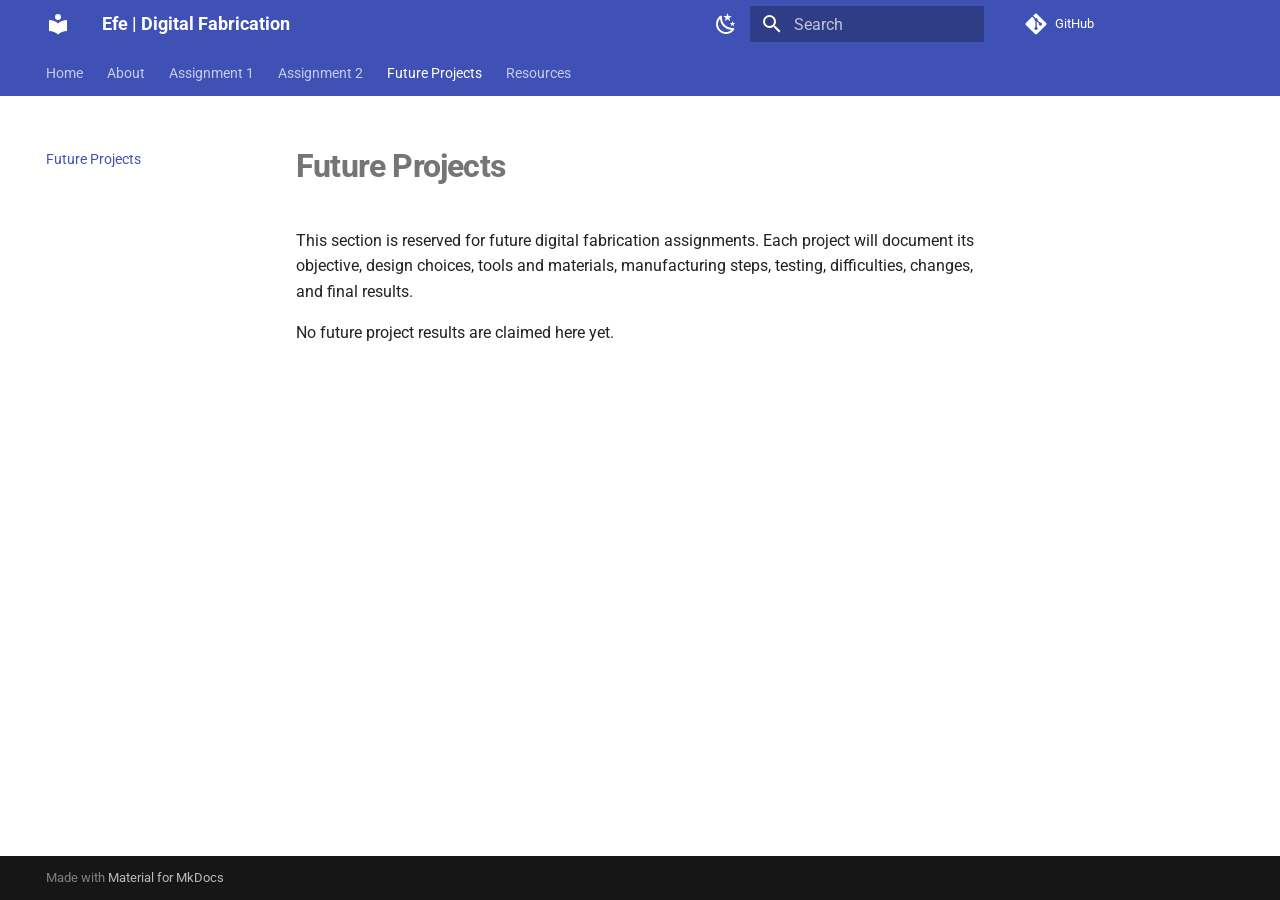
<file: projects/index.html>
<!doctype html>
<html lang="en" class="no-js">
  <head>
    
      <meta charset="utf-8">
      <meta name="viewport" content="width=device-width,initial-scale=1">
      
      
      
        <link rel="canonical" href="https://gaminghub492.github.io/digital-fabrication/projects/">
      
      
        <link rel="prev" href="../assignment-2/">
      
      
        <link rel="next" href="../resources/">
      
      
        
      
      
      <link rel="icon" href="../assets/images/favicon.png">
      <meta name="generator" content="mkdocs-1.6.1, mkdocs-material-9.8.0">
    
    
      
        <title>Future Projects - Efe | Digital Fabrication</title>
      
    
    
      <link rel="stylesheet" href="../assets/stylesheets/main.57a0d79d.min.css">
      
        
        <link rel="stylesheet" href="../assets/stylesheets/palette.fb2fffe2.min.css">
      
      


    
    
      
    
    
      
        
        
        <link rel="preconnect" href="https://fonts.gstatic.com" crossorigin>
        <link rel="stylesheet" href="https://fonts.googleapis.com/css?family=Roboto:300,300i,400,400i,700,700i%7CRoboto+Mono:400,400i,700,700i&display=fallback">
        <style>:root{--md-text-font:"Roboto";--md-code-font:"Roboto Mono"}</style>
      
    
    
      <link rel="stylesheet" href="../assets/stylesheets/extra.css">
    
    <script>__md_scope=new URL("..",location),__md_hash=e=>[...e].reduce(((e,_)=>(e<<5)-e+_.charCodeAt(0)),0),__md_get=(e,_=localStorage,t=__md_scope)=>JSON.parse(_.getItem(t.pathname+"."+e)),__md_set=(e,_,t=localStorage,a=__md_scope)=>{try{t.setItem(a.pathname+"."+e,JSON.stringify(_))}catch(e){}}</script>
    
      

    
    
  </head>
  
  
    
    
      
    
    
    
    
    <body dir="ltr" data-md-color-scheme="default" data-md-color-primary="indigo" data-md-color-accent="indigo">
  
    
    <input class="md-toggle" data-md-toggle="drawer" type="checkbox" id="__drawer" autocomplete="off">
    <input class="md-toggle" data-md-toggle="search" type="checkbox" id="__search" autocomplete="off">
    <label class="md-overlay" for="__drawer"></label>
    <div data-md-component="skip">
      
        
        <a href="#future-projects" class="md-skip">
          Skip to content
        </a>
      
    </div>
    <div data-md-component="announce">
      
    </div>
    
    
      

<header class="md-header" data-md-component="header">
  <nav class="md-header__inner md-grid" aria-label="Header">
    <a href=".." title="Efe | Digital Fabrication" class="md-header__button md-logo" aria-label="Efe | Digital Fabrication" data-md-component="logo">
      
  
  <svg xmlns="http://www.w3.org/2000/svg" viewBox="0 0 24 24"><path d="M12 8a3 3 0 0 0 3-3 3 3 0 0 0-3-3 3 3 0 0 0-3 3 3 3 0 0 0 3 3m0 3.54C9.64 9.35 6.5 8 3 8v11c3.5 0 6.64 1.35 9 3.54 2.36-2.19 5.5-3.54 9-3.54V8c-3.5 0-6.64 1.35-9 3.54"/></svg>

    </a>
    <label class="md-header__button md-icon" for="__drawer">
      
      <svg xmlns="http://www.w3.org/2000/svg" viewBox="0 0 24 24"><path d="M3 6h18v2H3zm0 5h18v2H3zm0 5h18v2H3z"/></svg>
    </label>
    <div class="md-header__title" data-md-component="header-title">
      <div class="md-header__ellipsis">
        <div class="md-header__topic">
          <span class="md-ellipsis">
            Efe | Digital Fabrication
          </span>
        </div>
        <div class="md-header__topic" data-md-component="header-topic">
          <span class="md-ellipsis">
            
              Future Projects
            
          </span>
        </div>
      </div>
    </div>
    
      
        <form class="md-header__option" data-md-component="palette">
  
    
    
    
    <input class="md-option" data-md-color-media="" data-md-color-scheme="default" data-md-color-primary="indigo" data-md-color-accent="indigo"  aria-label="Dark mode"  type="radio" name="__palette" id="__palette_0">
    
      <label class="md-header__button md-icon" title="Dark mode" for="__palette_1" hidden>
        <svg xmlns="http://www.w3.org/2000/svg" viewBox="0 0 24 24"><path d="m17.75 4.09-2.53 1.94.91 3.06-2.63-1.81-2.63 1.81.91-3.06-2.53-1.94L12.44 4l1.06-3 1.06 3zm3.5 6.91-1.64 1.25.59 1.98-1.7-1.17-1.7 1.17.59-1.98L15.75 11l2.06-.05L18.5 9l.69 1.95zm-2.28 4.95c.83-.08 1.72 1.1 1.19 1.85-.32.45-.66.87-1.08 1.27C15.17 23 8.84 23 4.94 19.07c-3.91-3.9-3.91-10.24 0-14.14.4-.4.82-.76 1.27-1.08.75-.53 1.93.36 1.85 1.19-.27 2.86.69 5.83 2.89 8.02a9.96 9.96 0 0 0 8.02 2.89m-1.64 2.02a12.08 12.08 0 0 1-7.8-3.47c-2.17-2.19-3.33-5-3.49-7.82-2.81 3.14-2.7 7.96.31 10.98 3.02 3.01 7.84 3.12 10.98.31"/></svg>
      </label>
    
  
    
    
    
    <input class="md-option" data-md-color-media="" data-md-color-scheme="slate" data-md-color-primary="indigo" data-md-color-accent="indigo"  aria-label="Light mode"  type="radio" name="__palette" id="__palette_1">
    
      <label class="md-header__button md-icon" title="Light mode" for="__palette_0" hidden>
        <svg xmlns="http://www.w3.org/2000/svg" viewBox="0 0 24 24"><path d="M12 7a5 5 0 0 1 5 5 5 5 0 0 1-5 5 5 5 0 0 1-5-5 5 5 0 0 1 5-5m0 2a3 3 0 0 0-3 3 3 3 0 0 0 3 3 3 3 0 0 0 3-3 3 3 0 0 0-3-3m0-7 2.39 3.42C13.65 5.15 12.84 5 12 5s-1.65.15-2.39.42zM3.34 7l4.16-.35A7.2 7.2 0 0 0 5.94 8.5c-.44.74-.69 1.5-.83 2.29zm.02 10 1.76-3.77a7.131 7.131 0 0 0 2.38 4.14zM20.65 7l-1.77 3.79a7.02 7.02 0 0 0-2.38-4.15zm-.01 10-4.14.36c.59-.51 1.12-1.14 1.54-1.86.42-.73.69-1.5.83-2.29zM12 22l-2.41-3.44c.74.27 1.55.44 2.41.44.82 0 1.63-.17 2.37-.44z"/></svg>
      </label>
    
  
</form>
      
    
    
      <script>var palette=__md_get("__palette");if(palette&&palette.color){if("(prefers-color-scheme)"===palette.color.media){var media=matchMedia("(prefers-color-scheme: light)"),input=document.querySelector(media.matches?"[data-md-color-media='(prefers-color-scheme: light)']":"[data-md-color-media='(prefers-color-scheme: dark)']");palette.color.media=input.getAttribute("data-md-color-media"),palette.color.scheme=input.getAttribute("data-md-color-scheme"),palette.color.primary=input.getAttribute("data-md-color-primary"),palette.color.accent=input.getAttribute("data-md-color-accent")}for(var[key,value]of Object.entries(palette.color))document.body.setAttribute("data-md-color-"+key,value)}</script>
    
    
    
      
      
        <label class="md-header__button md-icon" for="__search">
          
          <svg xmlns="http://www.w3.org/2000/svg" viewBox="0 0 24 24"><path d="M9.5 3A6.5 6.5 0 0 1 16 9.5c0 1.61-.59 3.09-1.56 4.23l.27.27h.79l5 5-1.5 1.5-5-5v-.79l-.27-.27A6.52 6.52 0 0 1 9.5 16 6.5 6.5 0 0 1 3 9.5 6.5 6.5 0 0 1 9.5 3m0 2C7 5 5 7 5 9.5S7 14 9.5 14 14 12 14 9.5 12 5 9.5 5"/></svg>
        </label>
        <div class="md-search" data-md-component="search" role="dialog">
  <label class="md-search__overlay" for="__search"></label>
  <div class="md-search__inner" role="search">
    <form class="md-search__form" name="search">
      <input type="text" class="md-search__input" name="query" aria-label="Search" placeholder="Search" autocapitalize="off" autocorrect="off" autocomplete="off" spellcheck="false" data-md-component="search-query" required>
      <label class="md-search__icon md-icon" for="__search">
        
        <svg xmlns="http://www.w3.org/2000/svg" viewBox="0 0 24 24"><path d="M9.5 3A6.5 6.5 0 0 1 16 9.5c0 1.61-.59 3.09-1.56 4.23l.27.27h.79l5 5-1.5 1.5-5-5v-.79l-.27-.27A6.52 6.52 0 0 1 9.5 16 6.5 6.5 0 0 1 3 9.5 6.5 6.5 0 0 1 9.5 3m0 2C7 5 5 7 5 9.5S7 14 9.5 14 14 12 14 9.5 12 5 9.5 5"/></svg>
        
        <svg xmlns="http://www.w3.org/2000/svg" viewBox="0 0 24 24"><path d="M20 11v2H8l5.5 5.5-1.42 1.42L4.16 12l7.92-7.92L13.5 5.5 8 11z"/></svg>
      </label>
      <nav class="md-search__options" aria-label="Search">
        
        <button type="reset" class="md-search__icon md-icon" title="Clear" aria-label="Clear" tabindex="-1">
          
          <svg xmlns="http://www.w3.org/2000/svg" viewBox="0 0 24 24"><path d="M19 6.41 17.59 5 12 10.59 6.41 5 5 6.41 10.59 12 5 17.59 6.41 19 12 13.41 17.59 19 19 17.59 13.41 12z"/></svg>
        </button>
      </nav>
      
        <div class="md-search__suggest" data-md-component="search-suggest"></div>
      
    </form>
    <div class="md-search__output">
      <div class="md-search__scrollwrap" tabindex="0" data-md-scrollfix>
        <div class="md-search-result" data-md-component="search-result">
          <div class="md-search-result__meta">
            Initializing search
          </div>
          <ol class="md-search-result__list" role="presentation"></ol>
        </div>
      </div>
    </div>
  </div>
</div>
      
    
    
      <div class="md-header__source">
        <a href="https://github.com/gaminghub492/digital-fabrication" title="Go to repository" class="md-source" data-md-component="source">
  <div class="md-source__icon md-icon">
    
    <svg xmlns="http://www.w3.org/2000/svg" viewBox="0 0 448 512"><!--! Font Awesome Free 7.1.0 by @fontawesome - https://fontawesome.com License - https://fontawesome.com/license/free (Icons: CC BY 4.0, Fonts: SIL OFL 1.1, Code: MIT License) Copyright 2025 Fonticons, Inc.--><path d="M439.6 236.1 244 40.5c-5.4-5.5-12.8-8.5-20.4-8.5s-15 3-20.4 8.4L162.5 81l51.5 51.5c27.1-9.1 52.7 16.8 43.4 43.7l49.7 49.7c34.2-11.8 61.2 31 35.5 56.7-26.5 26.5-70.2-2.9-56-37.3L240.3 199v121.9c25.3 12.5 22.3 41.8 9.1 55-6.4 6.4-15.2 10.1-24.3 10.1s-17.8-3.6-24.3-10.1c-17.6-17.6-11.1-46.9 11.2-56v-123c-20.8-8.5-24.6-30.7-18.6-45L142.6 101 8.5 235.1C3 240.6 0 247.9 0 255.5s3 15 8.5 20.4l195.6 195.7c5.4 5.4 12.7 8.4 20.4 8.4s15-3 20.4-8.4l194.7-194.7c5.4-5.4 8.4-12.8 8.4-20.4s-3-15-8.4-20.4"/></svg>
  </div>
  <div class="md-source__repository">
    GitHub
  </div>
</a>
      </div>
    
  </nav>
  
</header>
    
    <div class="md-container" data-md-component="container">
      
      
        
          
            
<nav class="md-tabs" aria-label="Tabs" data-md-component="tabs">
  <div class="md-grid">
    <ul class="md-tabs__list">
      
        
  
  
  
  
    <li class="md-tabs__item">
      <a href=".." class="md-tabs__link">
        
  
  
    
  
  Home

      </a>
    </li>
  

      
        
  
  
  
  
    <li class="md-tabs__item">
      <a href="../about/" class="md-tabs__link">
        
  
  
    
  
  About

      </a>
    </li>
  

      
        
  
  
  
  
    <li class="md-tabs__item">
      <a href="../week-1/" class="md-tabs__link">
        
  
  
    
  
  Assignment 1

      </a>
    </li>
  

      
        
  
  
  
  
    <li class="md-tabs__item">
      <a href="../assignment-2/" class="md-tabs__link">
        
  
  
    
  
  Assignment 2

      </a>
    </li>
  

      
        
  
  
  
    
  
  
    <li class="md-tabs__item md-tabs__item--active">
      <a href="./" class="md-tabs__link">
        
  
  
    
  
  Future Projects

      </a>
    </li>
  

      
        
  
  
  
  
    <li class="md-tabs__item">
      <a href="../resources/" class="md-tabs__link">
        
  
  
    
  
  Resources

      </a>
    </li>
  

      
    </ul>
  </div>
</nav>
          
        
      
      <main class="md-main" data-md-component="main">
        <div class="md-main__inner md-grid">
          
            
              
              <div class="md-sidebar md-sidebar--primary" data-md-component="sidebar" data-md-type="navigation" >
                <div class="md-sidebar__scrollwrap">
                  <div class="md-sidebar__inner">
                    


  


<nav class="md-nav md-nav--primary md-nav--lifted" aria-label="Navigation" data-md-level="0">
  <label class="md-nav__title" for="__drawer">
    <a href=".." title="Efe | Digital Fabrication" class="md-nav__button md-logo" aria-label="Efe | Digital Fabrication" data-md-component="logo">
      
  
  <svg xmlns="http://www.w3.org/2000/svg" viewBox="0 0 24 24"><path d="M12 8a3 3 0 0 0 3-3 3 3 0 0 0-3-3 3 3 0 0 0-3 3 3 3 0 0 0 3 3m0 3.54C9.64 9.35 6.5 8 3 8v11c3.5 0 6.64 1.35 9 3.54 2.36-2.19 5.5-3.54 9-3.54V8c-3.5 0-6.64 1.35-9 3.54"/></svg>

    </a>
    Efe | Digital Fabrication
  </label>
  
    <div class="md-nav__source">
      <a href="https://github.com/gaminghub492/digital-fabrication" title="Go to repository" class="md-source" data-md-component="source">
  <div class="md-source__icon md-icon">
    
    <svg xmlns="http://www.w3.org/2000/svg" viewBox="0 0 448 512"><!--! Font Awesome Free 7.1.0 by @fontawesome - https://fontawesome.com License - https://fontawesome.com/license/free (Icons: CC BY 4.0, Fonts: SIL OFL 1.1, Code: MIT License) Copyright 2025 Fonticons, Inc.--><path d="M439.6 236.1 244 40.5c-5.4-5.5-12.8-8.5-20.4-8.5s-15 3-20.4 8.4L162.5 81l51.5 51.5c27.1-9.1 52.7 16.8 43.4 43.7l49.7 49.7c34.2-11.8 61.2 31 35.5 56.7-26.5 26.5-70.2-2.9-56-37.3L240.3 199v121.9c25.3 12.5 22.3 41.8 9.1 55-6.4 6.4-15.2 10.1-24.3 10.1s-17.8-3.6-24.3-10.1c-17.6-17.6-11.1-46.9 11.2-56v-123c-20.8-8.5-24.6-30.7-18.6-45L142.6 101 8.5 235.1C3 240.6 0 247.9 0 255.5s3 15 8.5 20.4l195.6 195.7c5.4 5.4 12.7 8.4 20.4 8.4s15-3 20.4-8.4l194.7-194.7c5.4-5.4 8.4-12.8 8.4-20.4s-3-15-8.4-20.4"/></svg>
  </div>
  <div class="md-source__repository">
    GitHub
  </div>
</a>
    </div>
  
  <ul class="md-nav__list" data-md-scrollfix>
    
      
      
  
  
  
  
    <li class="md-nav__item">
      <a href=".." class="md-nav__link">
        
  
  
  <span class="md-ellipsis">
    
  
    Home
  

    
  </span>
  
  

      </a>
    </li>
  

    
      
      
  
  
  
  
    <li class="md-nav__item">
      <a href="../about/" class="md-nav__link">
        
  
  
  <span class="md-ellipsis">
    
  
    About
  

    
  </span>
  
  

      </a>
    </li>
  

    
      
      
  
  
  
  
    <li class="md-nav__item">
      <a href="../week-1/" class="md-nav__link">
        
  
  
  <span class="md-ellipsis">
    
  
    Assignment 1
  

    
  </span>
  
  

      </a>
    </li>
  

    
      
      
  
  
  
  
    <li class="md-nav__item">
      <a href="../assignment-2/" class="md-nav__link">
        
  
  
  <span class="md-ellipsis">
    
  
    Assignment 2
  

    
  </span>
  
  

      </a>
    </li>
  

    
      
      
  
  
    
  
  
  
    <li class="md-nav__item md-nav__item--active">
      
      <input class="md-nav__toggle md-toggle" type="checkbox" id="__toc">
      
      
        
      
      
      <a href="./" class="md-nav__link md-nav__link--active">
        
  
  
  <span class="md-ellipsis">
    
  
    Future Projects
  

    
  </span>
  
  

      </a>
      
    </li>
  

    
      
      
  
  
  
  
    <li class="md-nav__item">
      <a href="../resources/" class="md-nav__link">
        
  
  
  <span class="md-ellipsis">
    
  
    Resources
  

    
  </span>
  
  

      </a>
    </li>
  

    
  </ul>
</nav>
                  </div>
                </div>
              </div>
            
            
              
              <div class="md-sidebar md-sidebar--secondary" data-md-component="sidebar" data-md-type="toc" >
                <div class="md-sidebar__scrollwrap">
                  <div class="md-sidebar__inner">
                    

<nav class="md-nav md-nav--secondary" aria-label="Table of contents">
  
  
  
    
  
  
</nav>
                  </div>
                </div>
              </div>
            
          
          
            <div class="md-content" data-md-component="content">
              
              <article class="md-content__inner md-typeset">
                
                  


  
  


<h1 id="future-projects">Future Projects</h1>
<p>This section is reserved for future digital fabrication assignments. Each project will document its objective, design choices, tools and materials, manufacturing steps, testing, difficulties, changes, and final results.</p>
<p>No future project results are claimed here yet.</p>












                
              </article>
            </div>
          
          
<script>var target=document.getElementById(location.hash.slice(1));target&&target.name&&(target.checked=target.name.startsWith("__tabbed_"))</script>
        </div>
        
      </main>
      
        <footer class="md-footer">
  
  <div class="md-footer-meta md-typeset">
    <div class="md-footer-meta__inner md-grid">
      <div class="md-copyright">
  
  
    Made with
    <a href="https://squidfunk.github.io/mkdocs-material/" target="_blank" rel="noopener">
      Material for MkDocs
    </a>
  
</div>
      
    </div>
  </div>
</footer>
      
    </div>
    <div class="md-dialog" data-md-component="dialog">
      <div class="md-dialog__inner md-typeset"></div>
    </div>
    
    
    
      
      
      <script id="__config" type="application/json">{"annotate": null, "base": "..", "features": ["navigation.tabs", "navigation.sections", "search.suggest", "content.code.copy"], "search": "../assets/javascripts/workers/search.a7633da7.min.js", "tags": null, "translations": {"clipboard.copied": "Copied to clipboard", "clipboard.copy": "Copy to clipboard", "search.result.more.one": "1 more on this page", "search.result.more.other": "# more on this page", "search.result.none": "No matching documents", "search.result.one": "1 matching document", "search.result.other": "# matching documents", "search.result.placeholder": "Type to start searching", "search.result.term.missing": "Missing", "select.version": "Select version"}, "version": null}</script>
    
    
      <script src="../assets/javascripts/bundle.c21346df.min.js"></script>
      
    
  </body>
</html>
</file>
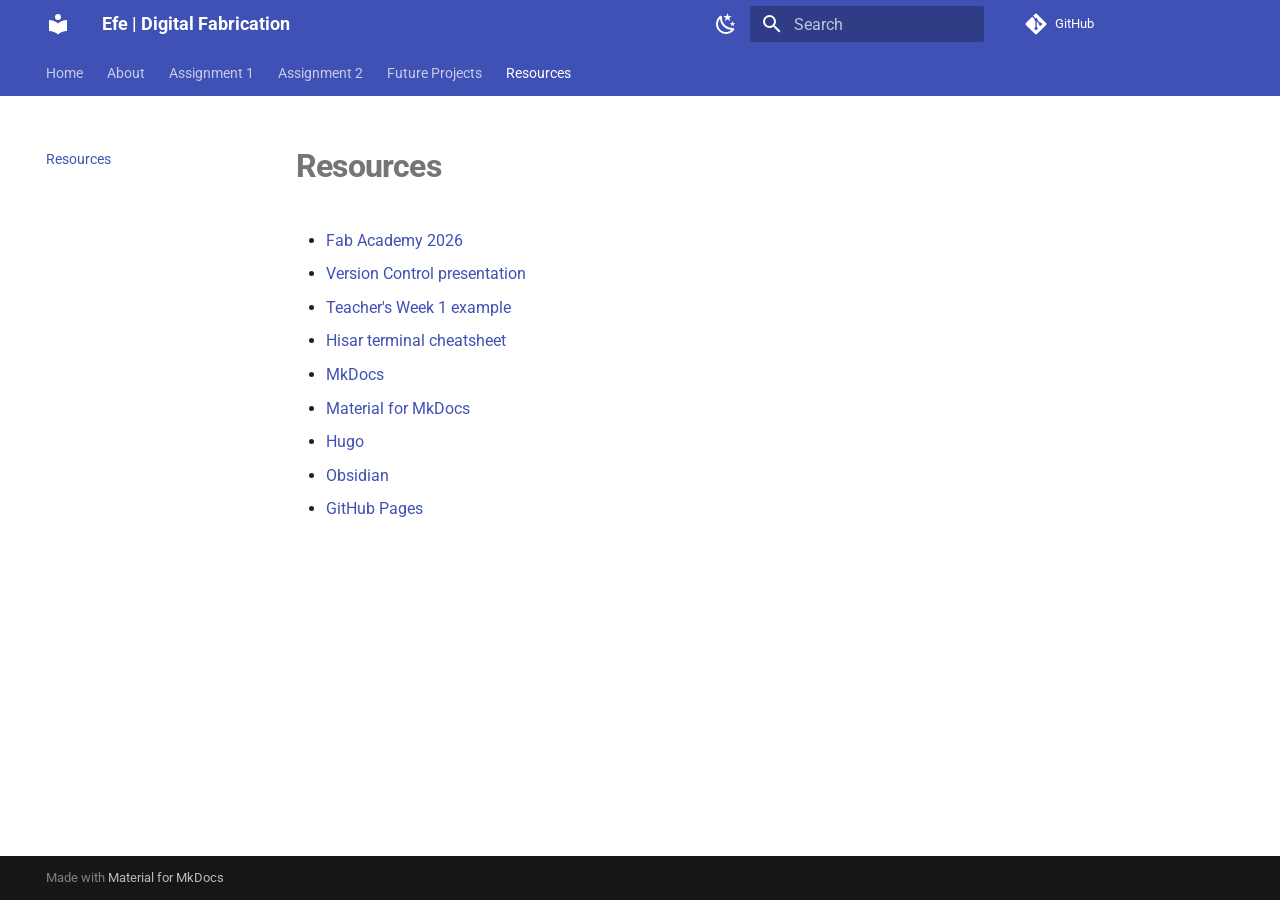
<file: resources/index.html>
<!doctype html>
<html lang="en" class="no-js">
  <head>
    
      <meta charset="utf-8">
      <meta name="viewport" content="width=device-width,initial-scale=1">
      
      
      
        <link rel="canonical" href="https://gaminghub492.github.io/digital-fabrication/resources/">
      
      
        <link rel="prev" href="../projects/">
      
      
      
        
      
      
      <link rel="icon" href="../assets/images/favicon.png">
      <meta name="generator" content="mkdocs-1.6.1, mkdocs-material-9.8.0">
    
    
      
        <title>Resources - Efe | Digital Fabrication</title>
      
    
    
      <link rel="stylesheet" href="../assets/stylesheets/main.57a0d79d.min.css">
      
        
        <link rel="stylesheet" href="../assets/stylesheets/palette.fb2fffe2.min.css">
      
      


    
    
      
    
    
      
        
        
        <link rel="preconnect" href="https://fonts.gstatic.com" crossorigin>
        <link rel="stylesheet" href="https://fonts.googleapis.com/css?family=Roboto:300,300i,400,400i,700,700i%7CRoboto+Mono:400,400i,700,700i&display=fallback">
        <style>:root{--md-text-font:"Roboto";--md-code-font:"Roboto Mono"}</style>
      
    
    
      <link rel="stylesheet" href="../assets/stylesheets/extra.css">
    
    <script>__md_scope=new URL("..",location),__md_hash=e=>[...e].reduce(((e,_)=>(e<<5)-e+_.charCodeAt(0)),0),__md_get=(e,_=localStorage,t=__md_scope)=>JSON.parse(_.getItem(t.pathname+"."+e)),__md_set=(e,_,t=localStorage,a=__md_scope)=>{try{t.setItem(a.pathname+"."+e,JSON.stringify(_))}catch(e){}}</script>
    
      

    
    
  </head>
  
  
    
    
      
    
    
    
    
    <body dir="ltr" data-md-color-scheme="default" data-md-color-primary="indigo" data-md-color-accent="indigo">
  
    
    <input class="md-toggle" data-md-toggle="drawer" type="checkbox" id="__drawer" autocomplete="off">
    <input class="md-toggle" data-md-toggle="search" type="checkbox" id="__search" autocomplete="off">
    <label class="md-overlay" for="__drawer"></label>
    <div data-md-component="skip">
      
        
        <a href="#resources" class="md-skip">
          Skip to content
        </a>
      
    </div>
    <div data-md-component="announce">
      
    </div>
    
    
      

<header class="md-header" data-md-component="header">
  <nav class="md-header__inner md-grid" aria-label="Header">
    <a href=".." title="Efe | Digital Fabrication" class="md-header__button md-logo" aria-label="Efe | Digital Fabrication" data-md-component="logo">
      
  
  <svg xmlns="http://www.w3.org/2000/svg" viewBox="0 0 24 24"><path d="M12 8a3 3 0 0 0 3-3 3 3 0 0 0-3-3 3 3 0 0 0-3 3 3 3 0 0 0 3 3m0 3.54C9.64 9.35 6.5 8 3 8v11c3.5 0 6.64 1.35 9 3.54 2.36-2.19 5.5-3.54 9-3.54V8c-3.5 0-6.64 1.35-9 3.54"/></svg>

    </a>
    <label class="md-header__button md-icon" for="__drawer">
      
      <svg xmlns="http://www.w3.org/2000/svg" viewBox="0 0 24 24"><path d="M3 6h18v2H3zm0 5h18v2H3zm0 5h18v2H3z"/></svg>
    </label>
    <div class="md-header__title" data-md-component="header-title">
      <div class="md-header__ellipsis">
        <div class="md-header__topic">
          <span class="md-ellipsis">
            Efe | Digital Fabrication
          </span>
        </div>
        <div class="md-header__topic" data-md-component="header-topic">
          <span class="md-ellipsis">
            
              Resources
            
          </span>
        </div>
      </div>
    </div>
    
      
        <form class="md-header__option" data-md-component="palette">
  
    
    
    
    <input class="md-option" data-md-color-media="" data-md-color-scheme="default" data-md-color-primary="indigo" data-md-color-accent="indigo"  aria-label="Dark mode"  type="radio" name="__palette" id="__palette_0">
    
      <label class="md-header__button md-icon" title="Dark mode" for="__palette_1" hidden>
        <svg xmlns="http://www.w3.org/2000/svg" viewBox="0 0 24 24"><path d="m17.75 4.09-2.53 1.94.91 3.06-2.63-1.81-2.63 1.81.91-3.06-2.53-1.94L12.44 4l1.06-3 1.06 3zm3.5 6.91-1.64 1.25.59 1.98-1.7-1.17-1.7 1.17.59-1.98L15.75 11l2.06-.05L18.5 9l.69 1.95zm-2.28 4.95c.83-.08 1.72 1.1 1.19 1.85-.32.45-.66.87-1.08 1.27C15.17 23 8.84 23 4.94 19.07c-3.91-3.9-3.91-10.24 0-14.14.4-.4.82-.76 1.27-1.08.75-.53 1.93.36 1.85 1.19-.27 2.86.69 5.83 2.89 8.02a9.96 9.96 0 0 0 8.02 2.89m-1.64 2.02a12.08 12.08 0 0 1-7.8-3.47c-2.17-2.19-3.33-5-3.49-7.82-2.81 3.14-2.7 7.96.31 10.98 3.02 3.01 7.84 3.12 10.98.31"/></svg>
      </label>
    
  
    
    
    
    <input class="md-option" data-md-color-media="" data-md-color-scheme="slate" data-md-color-primary="indigo" data-md-color-accent="indigo"  aria-label="Light mode"  type="radio" name="__palette" id="__palette_1">
    
      <label class="md-header__button md-icon" title="Light mode" for="__palette_0" hidden>
        <svg xmlns="http://www.w3.org/2000/svg" viewBox="0 0 24 24"><path d="M12 7a5 5 0 0 1 5 5 5 5 0 0 1-5 5 5 5 0 0 1-5-5 5 5 0 0 1 5-5m0 2a3 3 0 0 0-3 3 3 3 0 0 0 3 3 3 3 0 0 0 3-3 3 3 0 0 0-3-3m0-7 2.39 3.42C13.65 5.15 12.84 5 12 5s-1.65.15-2.39.42zM3.34 7l4.16-.35A7.2 7.2 0 0 0 5.94 8.5c-.44.74-.69 1.5-.83 2.29zm.02 10 1.76-3.77a7.131 7.131 0 0 0 2.38 4.14zM20.65 7l-1.77 3.79a7.02 7.02 0 0 0-2.38-4.15zm-.01 10-4.14.36c.59-.51 1.12-1.14 1.54-1.86.42-.73.69-1.5.83-2.29zM12 22l-2.41-3.44c.74.27 1.55.44 2.41.44.82 0 1.63-.17 2.37-.44z"/></svg>
      </label>
    
  
</form>
      
    
    
      <script>var palette=__md_get("__palette");if(palette&&palette.color){if("(prefers-color-scheme)"===palette.color.media){var media=matchMedia("(prefers-color-scheme: light)"),input=document.querySelector(media.matches?"[data-md-color-media='(prefers-color-scheme: light)']":"[data-md-color-media='(prefers-color-scheme: dark)']");palette.color.media=input.getAttribute("data-md-color-media"),palette.color.scheme=input.getAttribute("data-md-color-scheme"),palette.color.primary=input.getAttribute("data-md-color-primary"),palette.color.accent=input.getAttribute("data-md-color-accent")}for(var[key,value]of Object.entries(palette.color))document.body.setAttribute("data-md-color-"+key,value)}</script>
    
    
    
      
      
        <label class="md-header__button md-icon" for="__search">
          
          <svg xmlns="http://www.w3.org/2000/svg" viewBox="0 0 24 24"><path d="M9.5 3A6.5 6.5 0 0 1 16 9.5c0 1.61-.59 3.09-1.56 4.23l.27.27h.79l5 5-1.5 1.5-5-5v-.79l-.27-.27A6.52 6.52 0 0 1 9.5 16 6.5 6.5 0 0 1 3 9.5 6.5 6.5 0 0 1 9.5 3m0 2C7 5 5 7 5 9.5S7 14 9.5 14 14 12 14 9.5 12 5 9.5 5"/></svg>
        </label>
        <div class="md-search" data-md-component="search" role="dialog">
  <label class="md-search__overlay" for="__search"></label>
  <div class="md-search__inner" role="search">
    <form class="md-search__form" name="search">
      <input type="text" class="md-search__input" name="query" aria-label="Search" placeholder="Search" autocapitalize="off" autocorrect="off" autocomplete="off" spellcheck="false" data-md-component="search-query" required>
      <label class="md-search__icon md-icon" for="__search">
        
        <svg xmlns="http://www.w3.org/2000/svg" viewBox="0 0 24 24"><path d="M9.5 3A6.5 6.5 0 0 1 16 9.5c0 1.61-.59 3.09-1.56 4.23l.27.27h.79l5 5-1.5 1.5-5-5v-.79l-.27-.27A6.52 6.52 0 0 1 9.5 16 6.5 6.5 0 0 1 3 9.5 6.5 6.5 0 0 1 9.5 3m0 2C7 5 5 7 5 9.5S7 14 9.5 14 14 12 14 9.5 12 5 9.5 5"/></svg>
        
        <svg xmlns="http://www.w3.org/2000/svg" viewBox="0 0 24 24"><path d="M20 11v2H8l5.5 5.5-1.42 1.42L4.16 12l7.92-7.92L13.5 5.5 8 11z"/></svg>
      </label>
      <nav class="md-search__options" aria-label="Search">
        
        <button type="reset" class="md-search__icon md-icon" title="Clear" aria-label="Clear" tabindex="-1">
          
          <svg xmlns="http://www.w3.org/2000/svg" viewBox="0 0 24 24"><path d="M19 6.41 17.59 5 12 10.59 6.41 5 5 6.41 10.59 12 5 17.59 6.41 19 12 13.41 17.59 19 19 17.59 13.41 12z"/></svg>
        </button>
      </nav>
      
        <div class="md-search__suggest" data-md-component="search-suggest"></div>
      
    </form>
    <div class="md-search__output">
      <div class="md-search__scrollwrap" tabindex="0" data-md-scrollfix>
        <div class="md-search-result" data-md-component="search-result">
          <div class="md-search-result__meta">
            Initializing search
          </div>
          <ol class="md-search-result__list" role="presentation"></ol>
        </div>
      </div>
    </div>
  </div>
</div>
      
    
    
      <div class="md-header__source">
        <a href="https://github.com/gaminghub492/digital-fabrication" title="Go to repository" class="md-source" data-md-component="source">
  <div class="md-source__icon md-icon">
    
    <svg xmlns="http://www.w3.org/2000/svg" viewBox="0 0 448 512"><!--! Font Awesome Free 7.1.0 by @fontawesome - https://fontawesome.com License - https://fontawesome.com/license/free (Icons: CC BY 4.0, Fonts: SIL OFL 1.1, Code: MIT License) Copyright 2025 Fonticons, Inc.--><path d="M439.6 236.1 244 40.5c-5.4-5.5-12.8-8.5-20.4-8.5s-15 3-20.4 8.4L162.5 81l51.5 51.5c27.1-9.1 52.7 16.8 43.4 43.7l49.7 49.7c34.2-11.8 61.2 31 35.5 56.7-26.5 26.5-70.2-2.9-56-37.3L240.3 199v121.9c25.3 12.5 22.3 41.8 9.1 55-6.4 6.4-15.2 10.1-24.3 10.1s-17.8-3.6-24.3-10.1c-17.6-17.6-11.1-46.9 11.2-56v-123c-20.8-8.5-24.6-30.7-18.6-45L142.6 101 8.5 235.1C3 240.6 0 247.9 0 255.5s3 15 8.5 20.4l195.6 195.7c5.4 5.4 12.7 8.4 20.4 8.4s15-3 20.4-8.4l194.7-194.7c5.4-5.4 8.4-12.8 8.4-20.4s-3-15-8.4-20.4"/></svg>
  </div>
  <div class="md-source__repository">
    GitHub
  </div>
</a>
      </div>
    
  </nav>
  
</header>
    
    <div class="md-container" data-md-component="container">
      
      
        
          
            
<nav class="md-tabs" aria-label="Tabs" data-md-component="tabs">
  <div class="md-grid">
    <ul class="md-tabs__list">
      
        
  
  
  
  
    <li class="md-tabs__item">
      <a href=".." class="md-tabs__link">
        
  
  
    
  
  Home

      </a>
    </li>
  

      
        
  
  
  
  
    <li class="md-tabs__item">
      <a href="../about/" class="md-tabs__link">
        
  
  
    
  
  About

      </a>
    </li>
  

      
        
  
  
  
  
    <li class="md-tabs__item">
      <a href="../week-1/" class="md-tabs__link">
        
  
  
    
  
  Assignment 1

      </a>
    </li>
  

      
        
  
  
  
  
    <li class="md-tabs__item">
      <a href="../assignment-2/" class="md-tabs__link">
        
  
  
    
  
  Assignment 2

      </a>
    </li>
  

      
        
  
  
  
  
    <li class="md-tabs__item">
      <a href="../projects/" class="md-tabs__link">
        
  
  
    
  
  Future Projects

      </a>
    </li>
  

      
        
  
  
  
    
  
  
    <li class="md-tabs__item md-tabs__item--active">
      <a href="./" class="md-tabs__link">
        
  
  
    
  
  Resources

      </a>
    </li>
  

      
    </ul>
  </div>
</nav>
          
        
      
      <main class="md-main" data-md-component="main">
        <div class="md-main__inner md-grid">
          
            
              
              <div class="md-sidebar md-sidebar--primary" data-md-component="sidebar" data-md-type="navigation" >
                <div class="md-sidebar__scrollwrap">
                  <div class="md-sidebar__inner">
                    


  


<nav class="md-nav md-nav--primary md-nav--lifted" aria-label="Navigation" data-md-level="0">
  <label class="md-nav__title" for="__drawer">
    <a href=".." title="Efe | Digital Fabrication" class="md-nav__button md-logo" aria-label="Efe | Digital Fabrication" data-md-component="logo">
      
  
  <svg xmlns="http://www.w3.org/2000/svg" viewBox="0 0 24 24"><path d="M12 8a3 3 0 0 0 3-3 3 3 0 0 0-3-3 3 3 0 0 0-3 3 3 3 0 0 0 3 3m0 3.54C9.64 9.35 6.5 8 3 8v11c3.5 0 6.64 1.35 9 3.54 2.36-2.19 5.5-3.54 9-3.54V8c-3.5 0-6.64 1.35-9 3.54"/></svg>

    </a>
    Efe | Digital Fabrication
  </label>
  
    <div class="md-nav__source">
      <a href="https://github.com/gaminghub492/digital-fabrication" title="Go to repository" class="md-source" data-md-component="source">
  <div class="md-source__icon md-icon">
    
    <svg xmlns="http://www.w3.org/2000/svg" viewBox="0 0 448 512"><!--! Font Awesome Free 7.1.0 by @fontawesome - https://fontawesome.com License - https://fontawesome.com/license/free (Icons: CC BY 4.0, Fonts: SIL OFL 1.1, Code: MIT License) Copyright 2025 Fonticons, Inc.--><path d="M439.6 236.1 244 40.5c-5.4-5.5-12.8-8.5-20.4-8.5s-15 3-20.4 8.4L162.5 81l51.5 51.5c27.1-9.1 52.7 16.8 43.4 43.7l49.7 49.7c34.2-11.8 61.2 31 35.5 56.7-26.5 26.5-70.2-2.9-56-37.3L240.3 199v121.9c25.3 12.5 22.3 41.8 9.1 55-6.4 6.4-15.2 10.1-24.3 10.1s-17.8-3.6-24.3-10.1c-17.6-17.6-11.1-46.9 11.2-56v-123c-20.8-8.5-24.6-30.7-18.6-45L142.6 101 8.5 235.1C3 240.6 0 247.9 0 255.5s3 15 8.5 20.4l195.6 195.7c5.4 5.4 12.7 8.4 20.4 8.4s15-3 20.4-8.4l194.7-194.7c5.4-5.4 8.4-12.8 8.4-20.4s-3-15-8.4-20.4"/></svg>
  </div>
  <div class="md-source__repository">
    GitHub
  </div>
</a>
    </div>
  
  <ul class="md-nav__list" data-md-scrollfix>
    
      
      
  
  
  
  
    <li class="md-nav__item">
      <a href=".." class="md-nav__link">
        
  
  
  <span class="md-ellipsis">
    
  
    Home
  

    
  </span>
  
  

      </a>
    </li>
  

    
      
      
  
  
  
  
    <li class="md-nav__item">
      <a href="../about/" class="md-nav__link">
        
  
  
  <span class="md-ellipsis">
    
  
    About
  

    
  </span>
  
  

      </a>
    </li>
  

    
      
      
  
  
  
  
    <li class="md-nav__item">
      <a href="../week-1/" class="md-nav__link">
        
  
  
  <span class="md-ellipsis">
    
  
    Assignment 1
  

    
  </span>
  
  

      </a>
    </li>
  

    
      
      
  
  
  
  
    <li class="md-nav__item">
      <a href="../assignment-2/" class="md-nav__link">
        
  
  
  <span class="md-ellipsis">
    
  
    Assignment 2
  

    
  </span>
  
  

      </a>
    </li>
  

    
      
      
  
  
  
  
    <li class="md-nav__item">
      <a href="../projects/" class="md-nav__link">
        
  
  
  <span class="md-ellipsis">
    
  
    Future Projects
  

    
  </span>
  
  

      </a>
    </li>
  

    
      
      
  
  
    
  
  
  
    <li class="md-nav__item md-nav__item--active">
      
      <input class="md-nav__toggle md-toggle" type="checkbox" id="__toc">
      
      
        
      
      
      <a href="./" class="md-nav__link md-nav__link--active">
        
  
  
  <span class="md-ellipsis">
    
  
    Resources
  

    
  </span>
  
  

      </a>
      
    </li>
  

    
  </ul>
</nav>
                  </div>
                </div>
              </div>
            
            
              
              <div class="md-sidebar md-sidebar--secondary" data-md-component="sidebar" data-md-type="toc" >
                <div class="md-sidebar__scrollwrap">
                  <div class="md-sidebar__inner">
                    

<nav class="md-nav md-nav--secondary" aria-label="Table of contents">
  
  
  
    
  
  
</nav>
                  </div>
                </div>
              </div>
            
          
          
            <div class="md-content" data-md-component="content">
              
              <article class="md-content__inner md-typeset">
                
                  


  
  


<h1 id="resources">Resources</h1>
<ul>
<li><a href="https://fabacademy.org/2026/">Fab Academy 2026</a></li>
<li><a href="https://fabacademy.org/2026/recitation/version-control/#1">Version Control presentation</a></li>
<li><a href="https://senanurduzenli.gitlab.io/fab-academy/week-1/">Teacher's Week 1 example</a></li>
<li><a href="https://fabacademy.org/2026/labs/hisar/students/emre-dayangac/cheatsheets/terminal-cheatsheet/">Hisar terminal cheatsheet</a></li>
<li><a href="https://www.mkdocs.org/">MkDocs</a></li>
<li><a href="https://squidfunk.github.io/mkdocs-material/">Material for MkDocs</a></li>
<li><a href="https://gohugo.io/">Hugo</a></li>
<li><a href="https://obsidian.md/">Obsidian</a></li>
<li><a href="https://docs.github.com/en/pages">GitHub Pages</a></li>
</ul>












                
              </article>
            </div>
          
          
<script>var target=document.getElementById(location.hash.slice(1));target&&target.name&&(target.checked=target.name.startsWith("__tabbed_"))</script>
        </div>
        
      </main>
      
        <footer class="md-footer">
  
  <div class="md-footer-meta md-typeset">
    <div class="md-footer-meta__inner md-grid">
      <div class="md-copyright">
  
  
    Made with
    <a href="https://squidfunk.github.io/mkdocs-material/" target="_blank" rel="noopener">
      Material for MkDocs
    </a>
  
</div>
      
    </div>
  </div>
</footer>
      
    </div>
    <div class="md-dialog" data-md-component="dialog">
      <div class="md-dialog__inner md-typeset"></div>
    </div>
    
    
    
      
      
      <script id="__config" type="application/json">{"annotate": null, "base": "..", "features": ["navigation.tabs", "navigation.sections", "search.suggest", "content.code.copy"], "search": "../assets/javascripts/workers/search.a7633da7.min.js", "tags": null, "translations": {"clipboard.copied": "Copied to clipboard", "clipboard.copy": "Copy to clipboard", "search.result.more.one": "1 more on this page", "search.result.more.other": "# more on this page", "search.result.none": "No matching documents", "search.result.one": "1 matching document", "search.result.other": "# matching documents", "search.result.placeholder": "Type to start searching", "search.result.term.missing": "Missing", "select.version": "Select version"}, "version": null}</script>
    
    
      <script src="../assets/javascripts/bundle.c21346df.min.js"></script>
      
    
  </body>
</html>
</file>
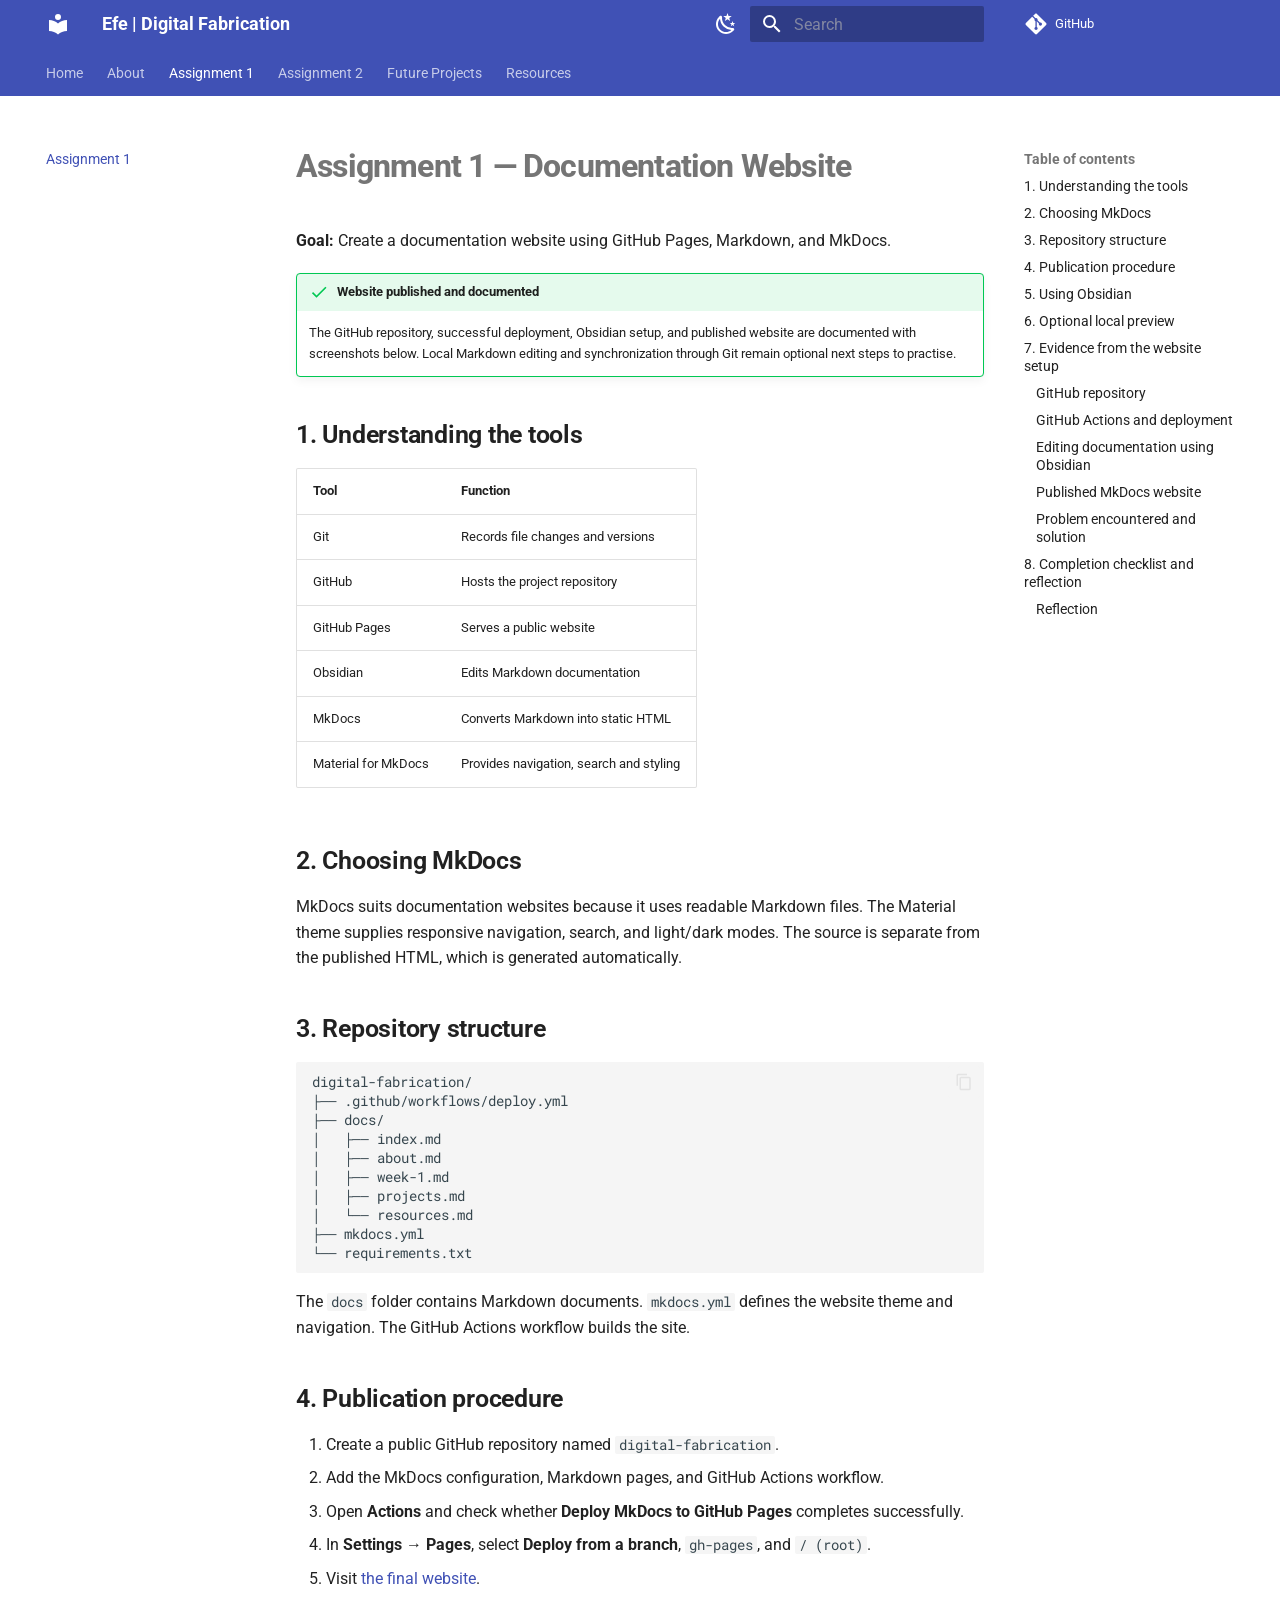
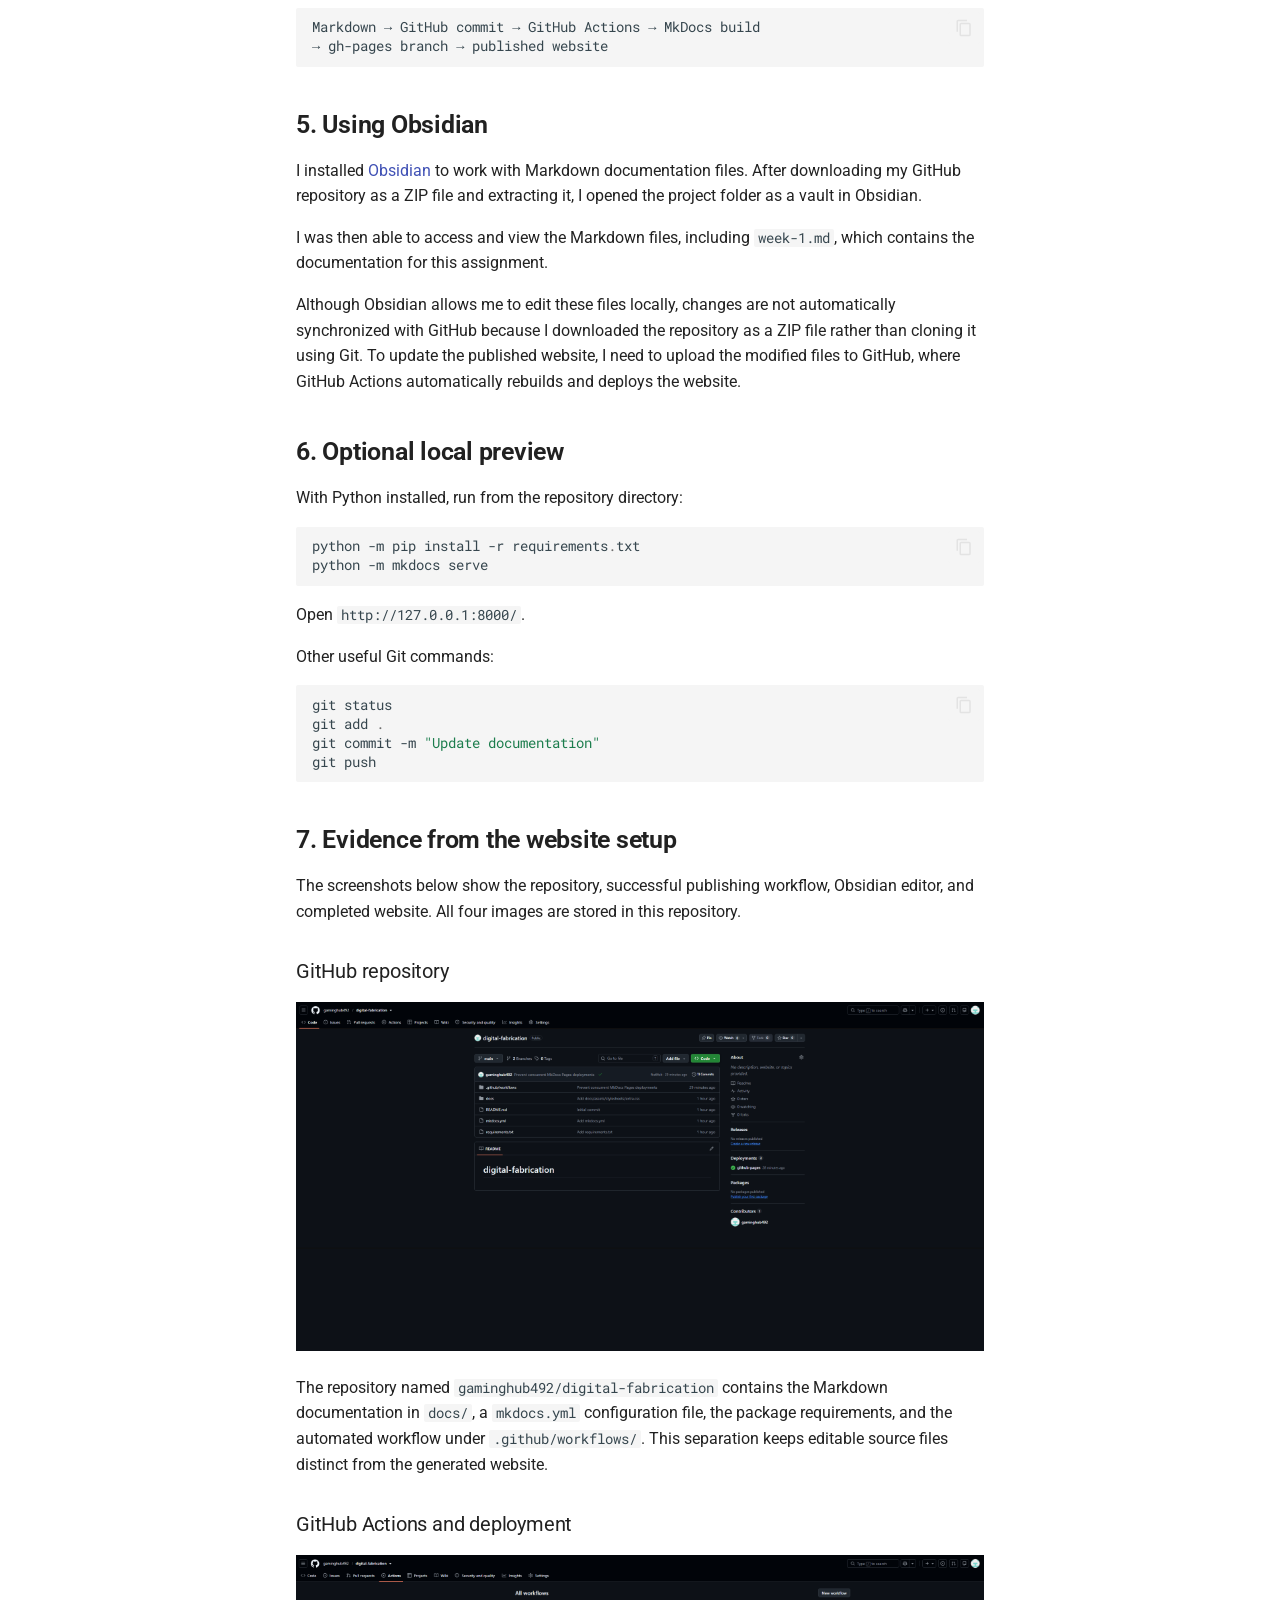
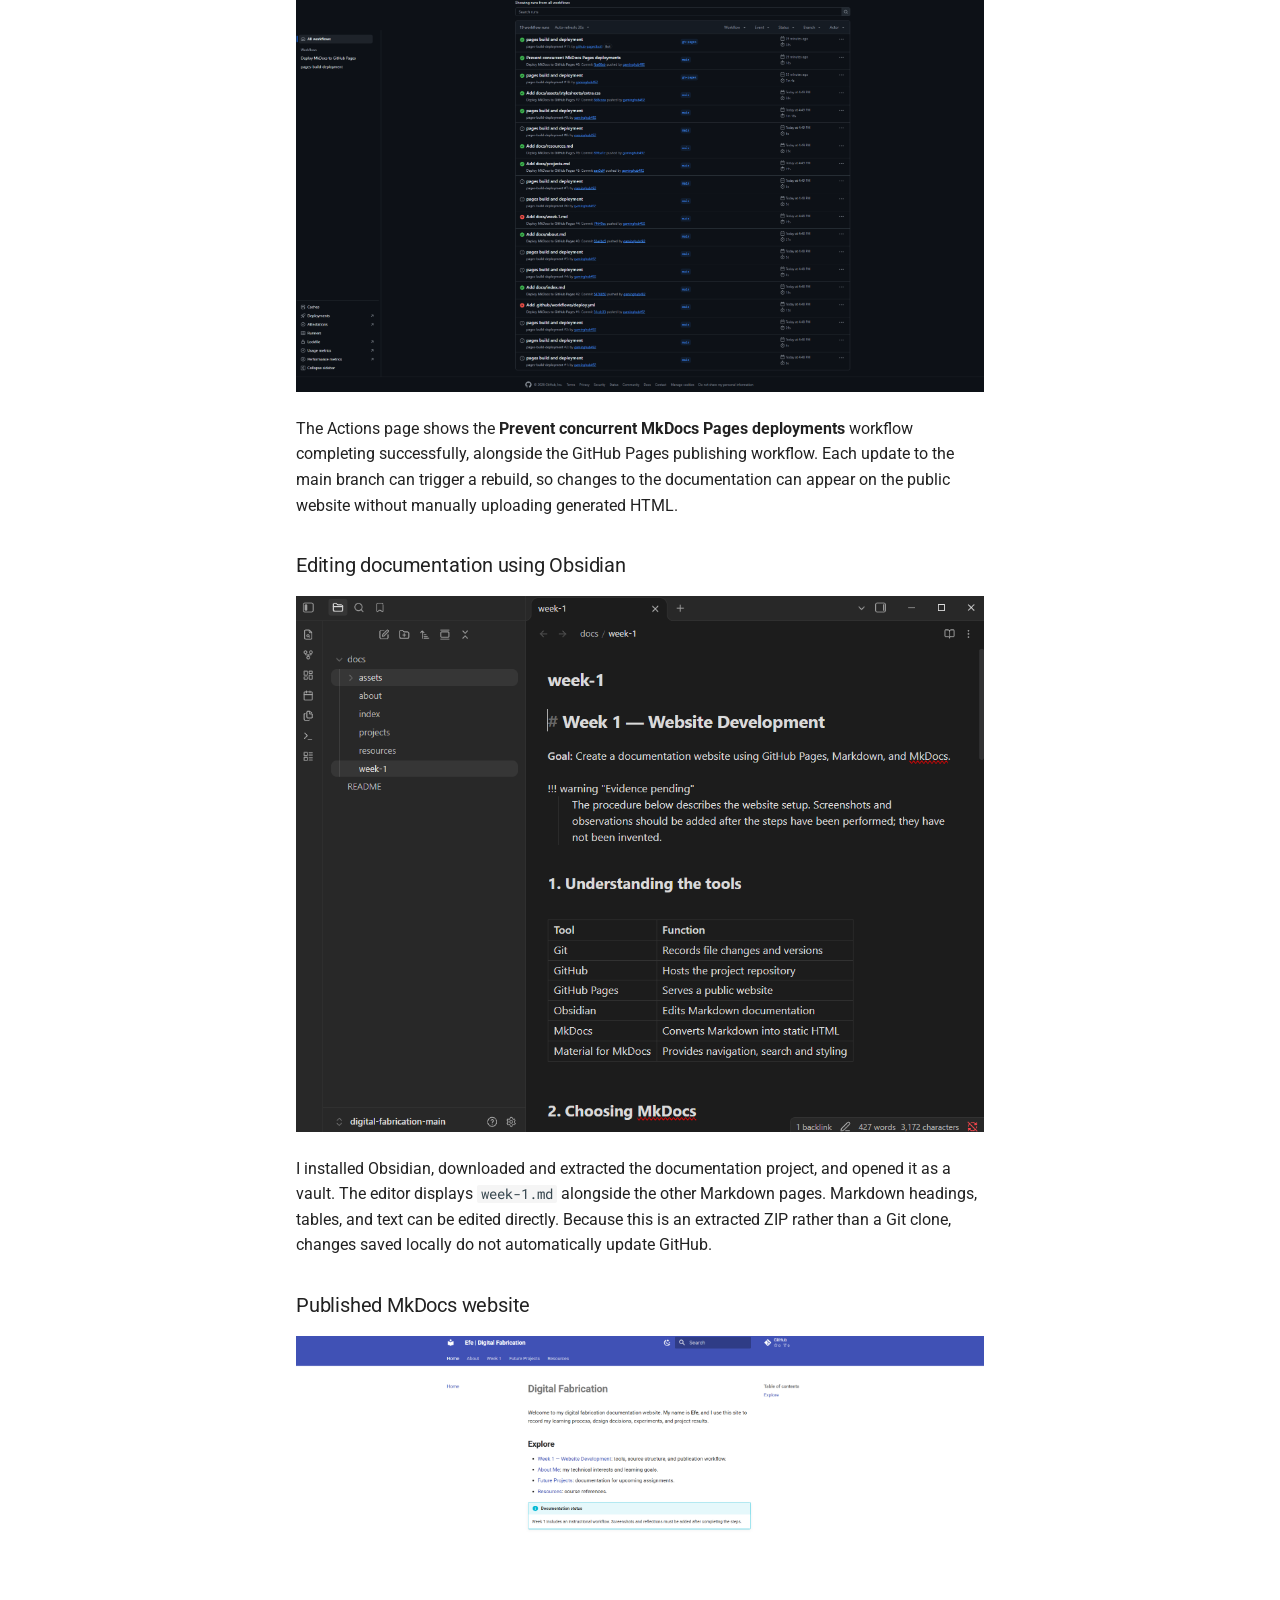
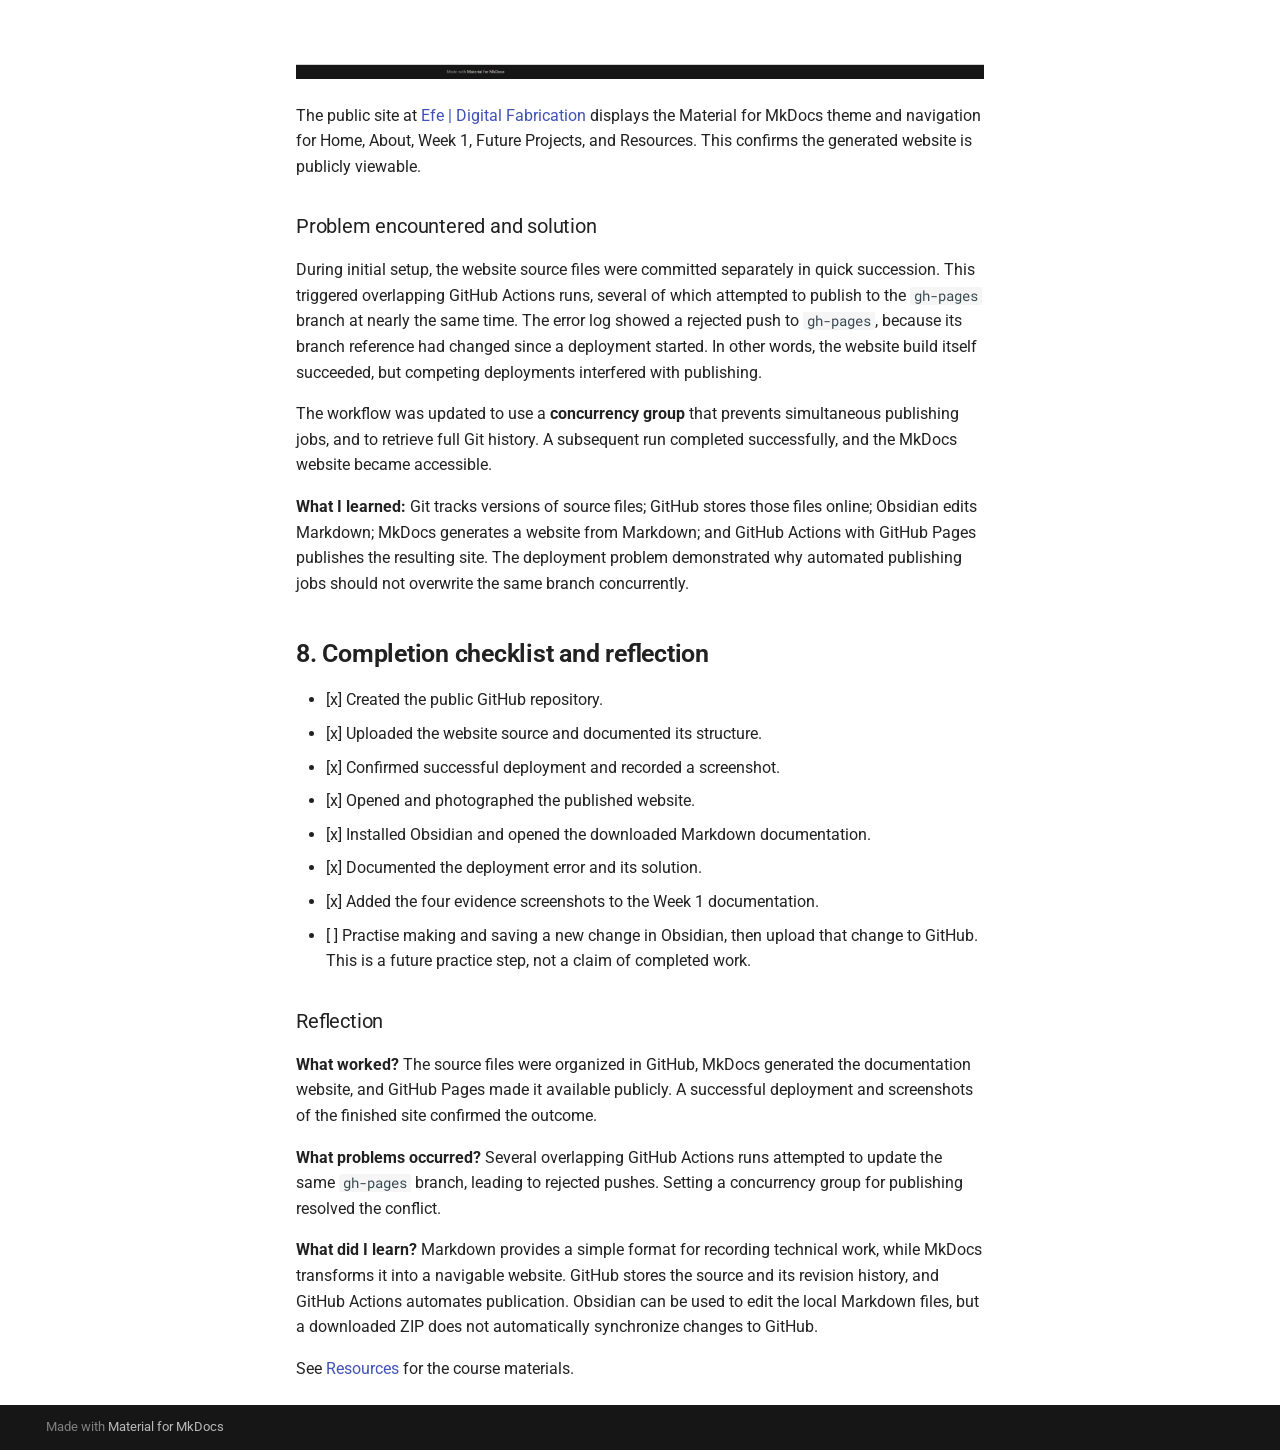
<file: week-1/index.html>
<!doctype html>
<html lang="en" class="no-js">
  <head>
    
      <meta charset="utf-8">
      <meta name="viewport" content="width=device-width,initial-scale=1">
      
      
      
        <link rel="canonical" href="https://gaminghub492.github.io/digital-fabrication/week-1/">
      
      
        <link rel="prev" href="../about/">
      
      
        <link rel="next" href="../assignment-2/">
      
      
        
      
      
      <link rel="icon" href="../assets/images/favicon.png">
      <meta name="generator" content="mkdocs-1.6.1, mkdocs-material-9.8.0">
    
    
      
        <title>Assignment 1 - Efe | Digital Fabrication</title>
      
    
    
      <link rel="stylesheet" href="../assets/stylesheets/main.57a0d79d.min.css">
      
        
        <link rel="stylesheet" href="../assets/stylesheets/palette.fb2fffe2.min.css">
      
      


    
    
      
    
    
      
        
        
        <link rel="preconnect" href="https://fonts.gstatic.com" crossorigin>
        <link rel="stylesheet" href="https://fonts.googleapis.com/css?family=Roboto:300,300i,400,400i,700,700i%7CRoboto+Mono:400,400i,700,700i&display=fallback">
        <style>:root{--md-text-font:"Roboto";--md-code-font:"Roboto Mono"}</style>
      
    
    
      <link rel="stylesheet" href="../assets/stylesheets/extra.css">
    
    <script>__md_scope=new URL("..",location),__md_hash=e=>[...e].reduce(((e,_)=>(e<<5)-e+_.charCodeAt(0)),0),__md_get=(e,_=localStorage,t=__md_scope)=>JSON.parse(_.getItem(t.pathname+"."+e)),__md_set=(e,_,t=localStorage,a=__md_scope)=>{try{t.setItem(a.pathname+"."+e,JSON.stringify(_))}catch(e){}}</script>
    
      

    
    
  </head>
  
  
    
    
      
    
    
    
    
    <body dir="ltr" data-md-color-scheme="default" data-md-color-primary="indigo" data-md-color-accent="indigo">
  
    
    <input class="md-toggle" data-md-toggle="drawer" type="checkbox" id="__drawer" autocomplete="off">
    <input class="md-toggle" data-md-toggle="search" type="checkbox" id="__search" autocomplete="off">
    <label class="md-overlay" for="__drawer"></label>
    <div data-md-component="skip">
      
        
        <a href="#assignment-1-documentation-website" class="md-skip">
          Skip to content
        </a>
      
    </div>
    <div data-md-component="announce">
      
    </div>
    
    
      

<header class="md-header" data-md-component="header">
  <nav class="md-header__inner md-grid" aria-label="Header">
    <a href=".." title="Efe | Digital Fabrication" class="md-header__button md-logo" aria-label="Efe | Digital Fabrication" data-md-component="logo">
      
  
  <svg xmlns="http://www.w3.org/2000/svg" viewBox="0 0 24 24"><path d="M12 8a3 3 0 0 0 3-3 3 3 0 0 0-3-3 3 3 0 0 0-3 3 3 3 0 0 0 3 3m0 3.54C9.64 9.35 6.5 8 3 8v11c3.5 0 6.64 1.35 9 3.54 2.36-2.19 5.5-3.54 9-3.54V8c-3.5 0-6.64 1.35-9 3.54"/></svg>

    </a>
    <label class="md-header__button md-icon" for="__drawer">
      
      <svg xmlns="http://www.w3.org/2000/svg" viewBox="0 0 24 24"><path d="M3 6h18v2H3zm0 5h18v2H3zm0 5h18v2H3z"/></svg>
    </label>
    <div class="md-header__title" data-md-component="header-title">
      <div class="md-header__ellipsis">
        <div class="md-header__topic">
          <span class="md-ellipsis">
            Efe | Digital Fabrication
          </span>
        </div>
        <div class="md-header__topic" data-md-component="header-topic">
          <span class="md-ellipsis">
            
              Assignment 1
            
          </span>
        </div>
      </div>
    </div>
    
      
        <form class="md-header__option" data-md-component="palette">
  
    
    
    
    <input class="md-option" data-md-color-media="" data-md-color-scheme="default" data-md-color-primary="indigo" data-md-color-accent="indigo"  aria-label="Dark mode"  type="radio" name="__palette" id="__palette_0">
    
      <label class="md-header__button md-icon" title="Dark mode" for="__palette_1" hidden>
        <svg xmlns="http://www.w3.org/2000/svg" viewBox="0 0 24 24"><path d="m17.75 4.09-2.53 1.94.91 3.06-2.63-1.81-2.63 1.81.91-3.06-2.53-1.94L12.44 4l1.06-3 1.06 3zm3.5 6.91-1.64 1.25.59 1.98-1.7-1.17-1.7 1.17.59-1.98L15.75 11l2.06-.05L18.5 9l.69 1.95zm-2.28 4.95c.83-.08 1.72 1.1 1.19 1.85-.32.45-.66.87-1.08 1.27C15.17 23 8.84 23 4.94 19.07c-3.91-3.9-3.91-10.24 0-14.14.4-.4.82-.76 1.27-1.08.75-.53 1.93.36 1.85 1.19-.27 2.86.69 5.83 2.89 8.02a9.96 9.96 0 0 0 8.02 2.89m-1.64 2.02a12.08 12.08 0 0 1-7.8-3.47c-2.17-2.19-3.33-5-3.49-7.82-2.81 3.14-2.7 7.96.31 10.98 3.02 3.01 7.84 3.12 10.98.31"/></svg>
      </label>
    
  
    
    
    
    <input class="md-option" data-md-color-media="" data-md-color-scheme="slate" data-md-color-primary="indigo" data-md-color-accent="indigo"  aria-label="Light mode"  type="radio" name="__palette" id="__palette_1">
    
      <label class="md-header__button md-icon" title="Light mode" for="__palette_0" hidden>
        <svg xmlns="http://www.w3.org/2000/svg" viewBox="0 0 24 24"><path d="M12 7a5 5 0 0 1 5 5 5 5 0 0 1-5 5 5 5 0 0 1-5-5 5 5 0 0 1 5-5m0 2a3 3 0 0 0-3 3 3 3 0 0 0 3 3 3 3 0 0 0 3-3 3 3 0 0 0-3-3m0-7 2.39 3.42C13.65 5.15 12.84 5 12 5s-1.65.15-2.39.42zM3.34 7l4.16-.35A7.2 7.2 0 0 0 5.94 8.5c-.44.74-.69 1.5-.83 2.29zm.02 10 1.76-3.77a7.131 7.131 0 0 0 2.38 4.14zM20.65 7l-1.77 3.79a7.02 7.02 0 0 0-2.38-4.15zm-.01 10-4.14.36c.59-.51 1.12-1.14 1.54-1.86.42-.73.69-1.5.83-2.29zM12 22l-2.41-3.44c.74.27 1.55.44 2.41.44.82 0 1.63-.17 2.37-.44z"/></svg>
      </label>
    
  
</form>
      
    
    
      <script>var palette=__md_get("__palette");if(palette&&palette.color){if("(prefers-color-scheme)"===palette.color.media){var media=matchMedia("(prefers-color-scheme: light)"),input=document.querySelector(media.matches?"[data-md-color-media='(prefers-color-scheme: light)']":"[data-md-color-media='(prefers-color-scheme: dark)']");palette.color.media=input.getAttribute("data-md-color-media"),palette.color.scheme=input.getAttribute("data-md-color-scheme"),palette.color.primary=input.getAttribute("data-md-color-primary"),palette.color.accent=input.getAttribute("data-md-color-accent")}for(var[key,value]of Object.entries(palette.color))document.body.setAttribute("data-md-color-"+key,value)}</script>
    
    
    
      
      
        <label class="md-header__button md-icon" for="__search">
          
          <svg xmlns="http://www.w3.org/2000/svg" viewBox="0 0 24 24"><path d="M9.5 3A6.5 6.5 0 0 1 16 9.5c0 1.61-.59 3.09-1.56 4.23l.27.27h.79l5 5-1.5 1.5-5-5v-.79l-.27-.27A6.52 6.52 0 0 1 9.5 16 6.5 6.5 0 0 1 3 9.5 6.5 6.5 0 0 1 9.5 3m0 2C7 5 5 7 5 9.5S7 14 9.5 14 14 12 14 9.5 12 5 9.5 5"/></svg>
        </label>
        <div class="md-search" data-md-component="search" role="dialog">
  <label class="md-search__overlay" for="__search"></label>
  <div class="md-search__inner" role="search">
    <form class="md-search__form" name="search">
      <input type="text" class="md-search__input" name="query" aria-label="Search" placeholder="Search" autocapitalize="off" autocorrect="off" autocomplete="off" spellcheck="false" data-md-component="search-query" required>
      <label class="md-search__icon md-icon" for="__search">
        
        <svg xmlns="http://www.w3.org/2000/svg" viewBox="0 0 24 24"><path d="M9.5 3A6.5 6.5 0 0 1 16 9.5c0 1.61-.59 3.09-1.56 4.23l.27.27h.79l5 5-1.5 1.5-5-5v-.79l-.27-.27A6.52 6.52 0 0 1 9.5 16 6.5 6.5 0 0 1 3 9.5 6.5 6.5 0 0 1 9.5 3m0 2C7 5 5 7 5 9.5S7 14 9.5 14 14 12 14 9.5 12 5 9.5 5"/></svg>
        
        <svg xmlns="http://www.w3.org/2000/svg" viewBox="0 0 24 24"><path d="M20 11v2H8l5.5 5.5-1.42 1.42L4.16 12l7.92-7.92L13.5 5.5 8 11z"/></svg>
      </label>
      <nav class="md-search__options" aria-label="Search">
        
        <button type="reset" class="md-search__icon md-icon" title="Clear" aria-label="Clear" tabindex="-1">
          
          <svg xmlns="http://www.w3.org/2000/svg" viewBox="0 0 24 24"><path d="M19 6.41 17.59 5 12 10.59 6.41 5 5 6.41 10.59 12 5 17.59 6.41 19 12 13.41 17.59 19 19 17.59 13.41 12z"/></svg>
        </button>
      </nav>
      
        <div class="md-search__suggest" data-md-component="search-suggest"></div>
      
    </form>
    <div class="md-search__output">
      <div class="md-search__scrollwrap" tabindex="0" data-md-scrollfix>
        <div class="md-search-result" data-md-component="search-result">
          <div class="md-search-result__meta">
            Initializing search
          </div>
          <ol class="md-search-result__list" role="presentation"></ol>
        </div>
      </div>
    </div>
  </div>
</div>
      
    
    
      <div class="md-header__source">
        <a href="https://github.com/gaminghub492/digital-fabrication" title="Go to repository" class="md-source" data-md-component="source">
  <div class="md-source__icon md-icon">
    
    <svg xmlns="http://www.w3.org/2000/svg" viewBox="0 0 448 512"><!--! Font Awesome Free 7.1.0 by @fontawesome - https://fontawesome.com License - https://fontawesome.com/license/free (Icons: CC BY 4.0, Fonts: SIL OFL 1.1, Code: MIT License) Copyright 2025 Fonticons, Inc.--><path d="M439.6 236.1 244 40.5c-5.4-5.5-12.8-8.5-20.4-8.5s-15 3-20.4 8.4L162.5 81l51.5 51.5c27.1-9.1 52.7 16.8 43.4 43.7l49.7 49.7c34.2-11.8 61.2 31 35.5 56.7-26.5 26.5-70.2-2.9-56-37.3L240.3 199v121.9c25.3 12.5 22.3 41.8 9.1 55-6.4 6.4-15.2 10.1-24.3 10.1s-17.8-3.6-24.3-10.1c-17.6-17.6-11.1-46.9 11.2-56v-123c-20.8-8.5-24.6-30.7-18.6-45L142.6 101 8.5 235.1C3 240.6 0 247.9 0 255.5s3 15 8.5 20.4l195.6 195.7c5.4 5.4 12.7 8.4 20.4 8.4s15-3 20.4-8.4l194.7-194.7c5.4-5.4 8.4-12.8 8.4-20.4s-3-15-8.4-20.4"/></svg>
  </div>
  <div class="md-source__repository">
    GitHub
  </div>
</a>
      </div>
    
  </nav>
  
</header>
    
    <div class="md-container" data-md-component="container">
      
      
        
          
            
<nav class="md-tabs" aria-label="Tabs" data-md-component="tabs">
  <div class="md-grid">
    <ul class="md-tabs__list">
      
        
  
  
  
  
    <li class="md-tabs__item">
      <a href=".." class="md-tabs__link">
        
  
  
    
  
  Home

      </a>
    </li>
  

      
        
  
  
  
  
    <li class="md-tabs__item">
      <a href="../about/" class="md-tabs__link">
        
  
  
    
  
  About

      </a>
    </li>
  

      
        
  
  
  
    
  
  
    <li class="md-tabs__item md-tabs__item--active">
      <a href="./" class="md-tabs__link">
        
  
  
    
  
  Assignment 1

      </a>
    </li>
  

      
        
  
  
  
  
    <li class="md-tabs__item">
      <a href="../assignment-2/" class="md-tabs__link">
        
  
  
    
  
  Assignment 2

      </a>
    </li>
  

      
        
  
  
  
  
    <li class="md-tabs__item">
      <a href="../projects/" class="md-tabs__link">
        
  
  
    
  
  Future Projects

      </a>
    </li>
  

      
        
  
  
  
  
    <li class="md-tabs__item">
      <a href="../resources/" class="md-tabs__link">
        
  
  
    
  
  Resources

      </a>
    </li>
  

      
    </ul>
  </div>
</nav>
          
        
      
      <main class="md-main" data-md-component="main">
        <div class="md-main__inner md-grid">
          
            
              
              <div class="md-sidebar md-sidebar--primary" data-md-component="sidebar" data-md-type="navigation" >
                <div class="md-sidebar__scrollwrap">
                  <div class="md-sidebar__inner">
                    


  


<nav class="md-nav md-nav--primary md-nav--lifted" aria-label="Navigation" data-md-level="0">
  <label class="md-nav__title" for="__drawer">
    <a href=".." title="Efe | Digital Fabrication" class="md-nav__button md-logo" aria-label="Efe | Digital Fabrication" data-md-component="logo">
      
  
  <svg xmlns="http://www.w3.org/2000/svg" viewBox="0 0 24 24"><path d="M12 8a3 3 0 0 0 3-3 3 3 0 0 0-3-3 3 3 0 0 0-3 3 3 3 0 0 0 3 3m0 3.54C9.64 9.35 6.5 8 3 8v11c3.5 0 6.64 1.35 9 3.54 2.36-2.19 5.5-3.54 9-3.54V8c-3.5 0-6.64 1.35-9 3.54"/></svg>

    </a>
    Efe | Digital Fabrication
  </label>
  
    <div class="md-nav__source">
      <a href="https://github.com/gaminghub492/digital-fabrication" title="Go to repository" class="md-source" data-md-component="source">
  <div class="md-source__icon md-icon">
    
    <svg xmlns="http://www.w3.org/2000/svg" viewBox="0 0 448 512"><!--! Font Awesome Free 7.1.0 by @fontawesome - https://fontawesome.com License - https://fontawesome.com/license/free (Icons: CC BY 4.0, Fonts: SIL OFL 1.1, Code: MIT License) Copyright 2025 Fonticons, Inc.--><path d="M439.6 236.1 244 40.5c-5.4-5.5-12.8-8.5-20.4-8.5s-15 3-20.4 8.4L162.5 81l51.5 51.5c27.1-9.1 52.7 16.8 43.4 43.7l49.7 49.7c34.2-11.8 61.2 31 35.5 56.7-26.5 26.5-70.2-2.9-56-37.3L240.3 199v121.9c25.3 12.5 22.3 41.8 9.1 55-6.4 6.4-15.2 10.1-24.3 10.1s-17.8-3.6-24.3-10.1c-17.6-17.6-11.1-46.9 11.2-56v-123c-20.8-8.5-24.6-30.7-18.6-45L142.6 101 8.5 235.1C3 240.6 0 247.9 0 255.5s3 15 8.5 20.4l195.6 195.7c5.4 5.4 12.7 8.4 20.4 8.4s15-3 20.4-8.4l194.7-194.7c5.4-5.4 8.4-12.8 8.4-20.4s-3-15-8.4-20.4"/></svg>
  </div>
  <div class="md-source__repository">
    GitHub
  </div>
</a>
    </div>
  
  <ul class="md-nav__list" data-md-scrollfix>
    
      
      
  
  
  
  
    <li class="md-nav__item">
      <a href=".." class="md-nav__link">
        
  
  
  <span class="md-ellipsis">
    
  
    Home
  

    
  </span>
  
  

      </a>
    </li>
  

    
      
      
  
  
  
  
    <li class="md-nav__item">
      <a href="../about/" class="md-nav__link">
        
  
  
  <span class="md-ellipsis">
    
  
    About
  

    
  </span>
  
  

      </a>
    </li>
  

    
      
      
  
  
    
  
  
  
    <li class="md-nav__item md-nav__item--active">
      
      <input class="md-nav__toggle md-toggle" type="checkbox" id="__toc">
      
      
        
      
      
        <label class="md-nav__link md-nav__link--active" for="__toc">
          
  
  
  <span class="md-ellipsis">
    
  
    Assignment 1
  

    
  </span>
  
  

          <span class="md-nav__icon md-icon"></span>
        </label>
      
      <a href="./" class="md-nav__link md-nav__link--active">
        
  
  
  <span class="md-ellipsis">
    
  
    Assignment 1
  

    
  </span>
  
  

      </a>
      
        

<nav class="md-nav md-nav--secondary" aria-label="Table of contents">
  
  
  
    
  
  
    <label class="md-nav__title" for="__toc">
      <span class="md-nav__icon md-icon"></span>
      Table of contents
    </label>
    <ul class="md-nav__list" data-md-component="toc" data-md-scrollfix>
      
        <li class="md-nav__item">
  <a href="#1-understanding-the-tools" class="md-nav__link">
    <span class="md-ellipsis">
      
        1. Understanding the tools
      
    </span>
  </a>
  
</li>
      
        <li class="md-nav__item">
  <a href="#2-choosing-mkdocs" class="md-nav__link">
    <span class="md-ellipsis">
      
        2. Choosing MkDocs
      
    </span>
  </a>
  
</li>
      
        <li class="md-nav__item">
  <a href="#3-repository-structure" class="md-nav__link">
    <span class="md-ellipsis">
      
        3. Repository structure
      
    </span>
  </a>
  
</li>
      
        <li class="md-nav__item">
  <a href="#4-publication-procedure" class="md-nav__link">
    <span class="md-ellipsis">
      
        4. Publication procedure
      
    </span>
  </a>
  
</li>
      
        <li class="md-nav__item">
  <a href="#5-using-obsidian" class="md-nav__link">
    <span class="md-ellipsis">
      
        5. Using Obsidian
      
    </span>
  </a>
  
</li>
      
        <li class="md-nav__item">
  <a href="#6-optional-local-preview" class="md-nav__link">
    <span class="md-ellipsis">
      
        6. Optional local preview
      
    </span>
  </a>
  
</li>
      
        <li class="md-nav__item">
  <a href="#7-evidence-from-the-website-setup" class="md-nav__link">
    <span class="md-ellipsis">
      
        7. Evidence from the website setup
      
    </span>
  </a>
  
    <nav class="md-nav" aria-label="7. Evidence from the website setup">
      <ul class="md-nav__list">
        
          <li class="md-nav__item">
  <a href="#github-repository" class="md-nav__link">
    <span class="md-ellipsis">
      
        GitHub repository
      
    </span>
  </a>
  
</li>
        
          <li class="md-nav__item">
  <a href="#github-actions-and-deployment" class="md-nav__link">
    <span class="md-ellipsis">
      
        GitHub Actions and deployment
      
    </span>
  </a>
  
</li>
        
          <li class="md-nav__item">
  <a href="#editing-documentation-using-obsidian" class="md-nav__link">
    <span class="md-ellipsis">
      
        Editing documentation using Obsidian
      
    </span>
  </a>
  
</li>
        
          <li class="md-nav__item">
  <a href="#published-mkdocs-website" class="md-nav__link">
    <span class="md-ellipsis">
      
        Published MkDocs website
      
    </span>
  </a>
  
</li>
        
          <li class="md-nav__item">
  <a href="#problem-encountered-and-solution" class="md-nav__link">
    <span class="md-ellipsis">
      
        Problem encountered and solution
      
    </span>
  </a>
  
</li>
        
      </ul>
    </nav>
  
</li>
      
        <li class="md-nav__item">
  <a href="#8-completion-checklist-and-reflection" class="md-nav__link">
    <span class="md-ellipsis">
      
        8. Completion checklist and reflection
      
    </span>
  </a>
  
    <nav class="md-nav" aria-label="8. Completion checklist and reflection">
      <ul class="md-nav__list">
        
          <li class="md-nav__item">
  <a href="#reflection" class="md-nav__link">
    <span class="md-ellipsis">
      
        Reflection
      
    </span>
  </a>
  
</li>
        
      </ul>
    </nav>
  
</li>
      
    </ul>
  
</nav>
      
    </li>
  

    
      
      
  
  
  
  
    <li class="md-nav__item">
      <a href="../assignment-2/" class="md-nav__link">
        
  
  
  <span class="md-ellipsis">
    
  
    Assignment 2
  

    
  </span>
  
  

      </a>
    </li>
  

    
      
      
  
  
  
  
    <li class="md-nav__item">
      <a href="../projects/" class="md-nav__link">
        
  
  
  <span class="md-ellipsis">
    
  
    Future Projects
  

    
  </span>
  
  

      </a>
    </li>
  

    
      
      
  
  
  
  
    <li class="md-nav__item">
      <a href="../resources/" class="md-nav__link">
        
  
  
  <span class="md-ellipsis">
    
  
    Resources
  

    
  </span>
  
  

      </a>
    </li>
  

    
  </ul>
</nav>
                  </div>
                </div>
              </div>
            
            
              
              <div class="md-sidebar md-sidebar--secondary" data-md-component="sidebar" data-md-type="toc" >
                <div class="md-sidebar__scrollwrap">
                  <div class="md-sidebar__inner">
                    

<nav class="md-nav md-nav--secondary" aria-label="Table of contents">
  
  
  
    
  
  
    <label class="md-nav__title" for="__toc">
      <span class="md-nav__icon md-icon"></span>
      Table of contents
    </label>
    <ul class="md-nav__list" data-md-component="toc" data-md-scrollfix>
      
        <li class="md-nav__item">
  <a href="#1-understanding-the-tools" class="md-nav__link">
    <span class="md-ellipsis">
      
        1. Understanding the tools
      
    </span>
  </a>
  
</li>
      
        <li class="md-nav__item">
  <a href="#2-choosing-mkdocs" class="md-nav__link">
    <span class="md-ellipsis">
      
        2. Choosing MkDocs
      
    </span>
  </a>
  
</li>
      
        <li class="md-nav__item">
  <a href="#3-repository-structure" class="md-nav__link">
    <span class="md-ellipsis">
      
        3. Repository structure
      
    </span>
  </a>
  
</li>
      
        <li class="md-nav__item">
  <a href="#4-publication-procedure" class="md-nav__link">
    <span class="md-ellipsis">
      
        4. Publication procedure
      
    </span>
  </a>
  
</li>
      
        <li class="md-nav__item">
  <a href="#5-using-obsidian" class="md-nav__link">
    <span class="md-ellipsis">
      
        5. Using Obsidian
      
    </span>
  </a>
  
</li>
      
        <li class="md-nav__item">
  <a href="#6-optional-local-preview" class="md-nav__link">
    <span class="md-ellipsis">
      
        6. Optional local preview
      
    </span>
  </a>
  
</li>
      
        <li class="md-nav__item">
  <a href="#7-evidence-from-the-website-setup" class="md-nav__link">
    <span class="md-ellipsis">
      
        7. Evidence from the website setup
      
    </span>
  </a>
  
    <nav class="md-nav" aria-label="7. Evidence from the website setup">
      <ul class="md-nav__list">
        
          <li class="md-nav__item">
  <a href="#github-repository" class="md-nav__link">
    <span class="md-ellipsis">
      
        GitHub repository
      
    </span>
  </a>
  
</li>
        
          <li class="md-nav__item">
  <a href="#github-actions-and-deployment" class="md-nav__link">
    <span class="md-ellipsis">
      
        GitHub Actions and deployment
      
    </span>
  </a>
  
</li>
        
          <li class="md-nav__item">
  <a href="#editing-documentation-using-obsidian" class="md-nav__link">
    <span class="md-ellipsis">
      
        Editing documentation using Obsidian
      
    </span>
  </a>
  
</li>
        
          <li class="md-nav__item">
  <a href="#published-mkdocs-website" class="md-nav__link">
    <span class="md-ellipsis">
      
        Published MkDocs website
      
    </span>
  </a>
  
</li>
        
          <li class="md-nav__item">
  <a href="#problem-encountered-and-solution" class="md-nav__link">
    <span class="md-ellipsis">
      
        Problem encountered and solution
      
    </span>
  </a>
  
</li>
        
      </ul>
    </nav>
  
</li>
      
        <li class="md-nav__item">
  <a href="#8-completion-checklist-and-reflection" class="md-nav__link">
    <span class="md-ellipsis">
      
        8. Completion checklist and reflection
      
    </span>
  </a>
  
    <nav class="md-nav" aria-label="8. Completion checklist and reflection">
      <ul class="md-nav__list">
        
          <li class="md-nav__item">
  <a href="#reflection" class="md-nav__link">
    <span class="md-ellipsis">
      
        Reflection
      
    </span>
  </a>
  
</li>
        
      </ul>
    </nav>
  
</li>
      
    </ul>
  
</nav>
                  </div>
                </div>
              </div>
            
          
          
            <div class="md-content" data-md-component="content">
              
              <article class="md-content__inner md-typeset">
                
                  


  
  


<h1 id="assignment-1-documentation-website">Assignment 1 — Documentation Website</h1>
<p><strong>Goal:</strong> Create a documentation website using GitHub Pages, Markdown, and MkDocs.</p>
<div class="admonition success">
<p class="admonition-title">Website published and documented</p>
<p>The GitHub repository, successful deployment, Obsidian setup, and published website are documented with screenshots below. Local Markdown editing and synchronization through Git remain optional next steps to practise.</p>
</div>
<h2 id="1-understanding-the-tools">1. Understanding the tools</h2>
<table>
<thead>
<tr>
<th>Tool</th>
<th>Function</th>
</tr>
</thead>
<tbody>
<tr>
<td>Git</td>
<td>Records file changes and versions</td>
</tr>
<tr>
<td>GitHub</td>
<td>Hosts the project repository</td>
</tr>
<tr>
<td>GitHub Pages</td>
<td>Serves a public website</td>
</tr>
<tr>
<td>Obsidian</td>
<td>Edits Markdown documentation</td>
</tr>
<tr>
<td>MkDocs</td>
<td>Converts Markdown into static HTML</td>
</tr>
<tr>
<td>Material for MkDocs</td>
<td>Provides navigation, search and styling</td>
</tr>
</tbody>
</table>
<h2 id="2-choosing-mkdocs">2. Choosing MkDocs</h2>
<p>MkDocs suits documentation websites because it uses readable Markdown files. The Material theme supplies responsive navigation, search, and light/dark modes. The source is separate from the published HTML, which is generated automatically.</p>
<h2 id="3-repository-structure">3. Repository structure</h2>
<div class="highlight"><pre><span></span><code>digital-fabrication/
├── .github/workflows/deploy.yml
├── docs/
│   ├── index.md
│   ├── about.md
│   ├── week-1.md
│   ├── projects.md
│   └── resources.md
├── mkdocs.yml
└── requirements.txt
</code></pre></div>
<p>The <code>docs</code> folder contains Markdown documents. <code>mkdocs.yml</code> defines the website theme and navigation. The GitHub Actions workflow builds the site.</p>
<h2 id="4-publication-procedure">4. Publication procedure</h2>
<ol>
<li>Create a public GitHub repository named <code>digital-fabrication</code>.</li>
<li>Add the MkDocs configuration, Markdown pages, and GitHub Actions workflow.</li>
<li>Open <strong>Actions</strong> and check whether <strong>Deploy MkDocs to GitHub Pages</strong> completes successfully.</li>
<li>In <strong>Settings → Pages</strong>, select <strong>Deploy from a branch</strong>, <code>gh-pages</code>, and <code>/ (root)</code>.</li>
<li>Visit <a href="https://gaminghub492.github.io/digital-fabrication/">the final website</a>.</li>
</ol>
<div class="highlight"><pre><span></span><code>Markdown → GitHub commit → GitHub Actions → MkDocs build
→ gh-pages branch → published website
</code></pre></div>
<h2 id="5-using-obsidian">5. Using Obsidian</h2>
<p>I installed <a href="https://obsidian.md/">Obsidian</a> to work with Markdown documentation files. After downloading my GitHub repository as a ZIP file and extracting it, I opened the project folder as a vault in Obsidian.</p>
<p>I was then able to access and view the Markdown files, including <code>week-1.md</code>, which contains the documentation for this assignment.</p>
<p>Although Obsidian allows me to edit these files locally, changes are not automatically synchronized with GitHub because I downloaded the repository as a ZIP file rather than cloning it using Git. To update the published website, I need to upload the modified files to GitHub, where GitHub Actions automatically rebuilds and deploys the website.</p>
<h2 id="6-optional-local-preview">6. Optional local preview</h2>
<p>With Python installed, run from the repository directory:</p>
<div class="highlight"><pre><span></span><code><span class="n">python</span> <span class="n">-m</span> <span class="n">pip</span> <span class="n">install</span> <span class="n">-r</span> <span class="n">requirements</span><span class="p">.</span><span class="n">txt</span>
<span class="n">python</span> <span class="n">-m</span> <span class="n">mkdocs</span> <span class="n">serve</span>
</code></pre></div>
<p>Open <code>http://127.0.0.1:8000/</code>.</p>
<p>Other useful Git commands:</p>
<div class="highlight"><pre><span></span><code><span class="n">git</span> <span class="n">status</span>
<span class="n">git</span> <span class="n">add</span> <span class="p">.</span>
<span class="n">git</span> <span class="n">commit</span> <span class="n">-m</span> <span class="s2">"Update documentation"</span>
<span class="n">git</span> <span class="n">push</span>
</code></pre></div>
<h2 id="7-evidence-from-the-website-setup">7. Evidence from the website setup</h2>
<p>The screenshots below show the repository, successful publishing workflow, Obsidian editor, and completed website. All four images are stored in this repository.</p>
<h3 id="github-repository">GitHub repository</h3>
<p><img alt="GitHub repository Code tab showing website source files" src="../assets/images/github-repository.png" /></p>
<p>The repository named <code>gaminghub492/digital-fabrication</code> contains the Markdown documentation in <code>docs/</code>, a <code>mkdocs.yml</code> configuration file, the package requirements, and the automated workflow under <code>.github/workflows/</code>. This separation keeps editable source files distinct from the generated website.</p>
<h3 id="github-actions-and-deployment">GitHub Actions and deployment</h3>
<p><img alt="GitHub Actions showing successful website deployment workflows" src="../assets/images/github-actions.png" /></p>
<p>The Actions page shows the <strong>Prevent concurrent MkDocs Pages deployments</strong> workflow completing successfully, alongside the GitHub Pages publishing workflow. Each update to the main branch can trigger a rebuild, so changes to the documentation can appear on the public website without manually uploading generated HTML.</p>
<h3 id="editing-documentation-using-obsidian">Editing documentation using Obsidian</h3>
<p><img alt="Obsidian Markdown editor displaying the Week 1 documentation" src="../assets/images/obsidian-week-1.png" /></p>
<p>I installed Obsidian, downloaded and extracted the documentation project, and opened it as a vault. The editor displays <code>week-1.md</code> alongside the other Markdown pages. Markdown headings, tables, and text can be edited directly. Because this is an extracted ZIP rather than a Git clone, changes saved locally do not automatically update GitHub.</p>
<h3 id="published-mkdocs-website">Published MkDocs website</h3>
<p><img alt="Published Digital Fabrication website homepage" src="../assets/images/published-website.png" /></p>
<p>The public site at <a href="https://gaminghub492.github.io/digital-fabrication/">Efe | Digital Fabrication</a> displays the Material for MkDocs theme and navigation for Home, About, Week 1, Future Projects, and Resources. This confirms the generated website is publicly viewable.</p>
<h3 id="problem-encountered-and-solution">Problem encountered and solution</h3>
<p>During initial setup, the website source files were committed separately in quick succession. This triggered overlapping GitHub Actions runs, several of which attempted to publish to the <code>gh-pages</code> branch at nearly the same time. The error log showed a rejected push to <code>gh-pages</code>, because its branch reference had changed since a deployment started. In other words, the website build itself succeeded, but competing deployments interfered with publishing.</p>
<p>The workflow was updated to use a <strong>concurrency group</strong> that prevents simultaneous publishing jobs, and to retrieve full Git history. A subsequent run completed successfully, and the MkDocs website became accessible.</p>
<p><strong>What I learned:</strong> Git tracks versions of source files; GitHub stores those files online; Obsidian edits Markdown; MkDocs generates a website from Markdown; and GitHub Actions with GitHub Pages publishes the resulting site. The deployment problem demonstrated why automated publishing jobs should not overwrite the same branch concurrently.</p>
<h2 id="8-completion-checklist-and-reflection">8. Completion checklist and reflection</h2>
<ul>
<li>[x] Created the public GitHub repository.</li>
<li>[x] Uploaded the website source and documented its structure.</li>
<li>[x] Confirmed successful deployment and recorded a screenshot.</li>
<li>[x] Opened and photographed the published website.</li>
<li>[x] Installed Obsidian and opened the downloaded Markdown documentation.</li>
<li>[x] Documented the deployment error and its solution.</li>
<li>[x] Added the four evidence screenshots to the Week 1 documentation.</li>
<li>[ ] Practise making and saving a new change in Obsidian, then upload that change to GitHub. This is a future practice step, not a claim of completed work.</li>
</ul>
<h3 id="reflection">Reflection</h3>
<p><strong>What worked?</strong> The source files were organized in GitHub, MkDocs generated the documentation website, and GitHub Pages made it available publicly. A successful deployment and screenshots of the finished site confirmed the outcome.</p>
<p><strong>What problems occurred?</strong> Several overlapping GitHub Actions runs attempted to update the same <code>gh-pages</code> branch, leading to rejected pushes. Setting a concurrency group for publishing resolved the conflict.</p>
<p><strong>What did I learn?</strong> Markdown provides a simple format for recording technical work, while MkDocs transforms it into a navigable website. GitHub stores the source and its revision history, and GitHub Actions automates publication. Obsidian can be used to edit the local Markdown files, but a downloaded ZIP does not automatically synchronize changes to GitHub.</p>
<p>See <a href="../resources/">Resources</a> for the course materials.</p>












                
              </article>
            </div>
          
          
<script>var target=document.getElementById(location.hash.slice(1));target&&target.name&&(target.checked=target.name.startsWith("__tabbed_"))</script>
        </div>
        
      </main>
      
        <footer class="md-footer">
  
  <div class="md-footer-meta md-typeset">
    <div class="md-footer-meta__inner md-grid">
      <div class="md-copyright">
  
  
    Made with
    <a href="https://squidfunk.github.io/mkdocs-material/" target="_blank" rel="noopener">
      Material for MkDocs
    </a>
  
</div>
      
    </div>
  </div>
</footer>
      
    </div>
    <div class="md-dialog" data-md-component="dialog">
      <div class="md-dialog__inner md-typeset"></div>
    </div>
    
    
    
      
      
      <script id="__config" type="application/json">{"annotate": null, "base": "..", "features": ["navigation.tabs", "navigation.sections", "search.suggest", "content.code.copy"], "search": "../assets/javascripts/workers/search.a7633da7.min.js", "tags": null, "translations": {"clipboard.copied": "Copied to clipboard", "clipboard.copy": "Copy to clipboard", "search.result.more.one": "1 more on this page", "search.result.more.other": "# more on this page", "search.result.none": "No matching documents", "search.result.one": "1 matching document", "search.result.other": "# matching documents", "search.result.placeholder": "Type to start searching", "search.result.term.missing": "Missing", "select.version": "Select version"}, "version": null}</script>
    
    
      <script src="../assets/javascripts/bundle.c21346df.min.js"></script>
      
    
  </body>
</html>
</file>
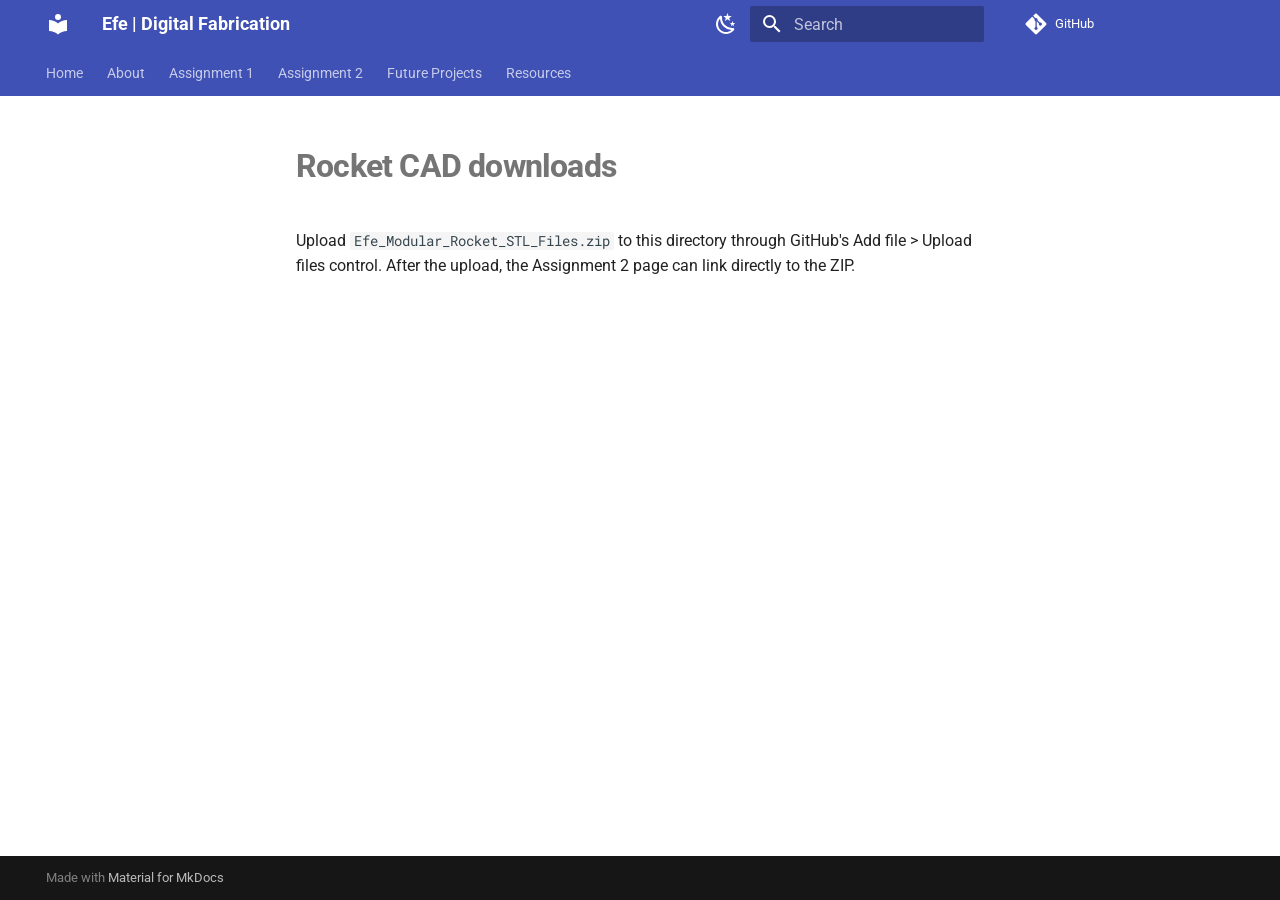
<file: assets/downloads/index.html>
<!doctype html>
<html lang="en" class="no-js">
  <head>
    
      <meta charset="utf-8">
      <meta name="viewport" content="width=device-width,initial-scale=1">
      
      
      
        <link rel="canonical" href="https://gaminghub492.github.io/digital-fabrication/assets/downloads/">
      
      
      
      
        
      
      
      <link rel="icon" href="../images/favicon.png">
      <meta name="generator" content="mkdocs-1.6.1, mkdocs-material-9.8.0">
    
    
      
        <title>Rocket CAD downloads - Efe | Digital Fabrication</title>
      
    
    
      <link rel="stylesheet" href="../stylesheets/main.57a0d79d.min.css">
      
        
        <link rel="stylesheet" href="../stylesheets/palette.fb2fffe2.min.css">
      
      


    
    
      
    
    
      
        
        
        <link rel="preconnect" href="https://fonts.gstatic.com" crossorigin>
        <link rel="stylesheet" href="https://fonts.googleapis.com/css?family=Roboto:300,300i,400,400i,700,700i%7CRoboto+Mono:400,400i,700,700i&display=fallback">
        <style>:root{--md-text-font:"Roboto";--md-code-font:"Roboto Mono"}</style>
      
    
    
      <link rel="stylesheet" href="../stylesheets/extra.css">
    
    <script>__md_scope=new URL("../..",location),__md_hash=e=>[...e].reduce(((e,_)=>(e<<5)-e+_.charCodeAt(0)),0),__md_get=(e,_=localStorage,t=__md_scope)=>JSON.parse(_.getItem(t.pathname+"."+e)),__md_set=(e,_,t=localStorage,a=__md_scope)=>{try{t.setItem(a.pathname+"."+e,JSON.stringify(_))}catch(e){}}</script>
    
      

    
    
  </head>
  
  
    
    
      
    
    
    
    
    <body dir="ltr" data-md-color-scheme="default" data-md-color-primary="indigo" data-md-color-accent="indigo">
  
    
    <input class="md-toggle" data-md-toggle="drawer" type="checkbox" id="__drawer" autocomplete="off">
    <input class="md-toggle" data-md-toggle="search" type="checkbox" id="__search" autocomplete="off">
    <label class="md-overlay" for="__drawer"></label>
    <div data-md-component="skip">
      
        
        <a href="#rocket-cad-downloads" class="md-skip">
          Skip to content
        </a>
      
    </div>
    <div data-md-component="announce">
      
    </div>
    
    
      

<header class="md-header" data-md-component="header">
  <nav class="md-header__inner md-grid" aria-label="Header">
    <a href="../.." title="Efe | Digital Fabrication" class="md-header__button md-logo" aria-label="Efe | Digital Fabrication" data-md-component="logo">
      
  
  <svg xmlns="http://www.w3.org/2000/svg" viewBox="0 0 24 24"><path d="M12 8a3 3 0 0 0 3-3 3 3 0 0 0-3-3 3 3 0 0 0-3 3 3 3 0 0 0 3 3m0 3.54C9.64 9.35 6.5 8 3 8v11c3.5 0 6.64 1.35 9 3.54 2.36-2.19 5.5-3.54 9-3.54V8c-3.5 0-6.64 1.35-9 3.54"/></svg>

    </a>
    <label class="md-header__button md-icon" for="__drawer">
      
      <svg xmlns="http://www.w3.org/2000/svg" viewBox="0 0 24 24"><path d="M3 6h18v2H3zm0 5h18v2H3zm0 5h18v2H3z"/></svg>
    </label>
    <div class="md-header__title" data-md-component="header-title">
      <div class="md-header__ellipsis">
        <div class="md-header__topic">
          <span class="md-ellipsis">
            Efe | Digital Fabrication
          </span>
        </div>
        <div class="md-header__topic" data-md-component="header-topic">
          <span class="md-ellipsis">
            
              Rocket CAD downloads
            
          </span>
        </div>
      </div>
    </div>
    
      
        <form class="md-header__option" data-md-component="palette">
  
    
    
    
    <input class="md-option" data-md-color-media="" data-md-color-scheme="default" data-md-color-primary="indigo" data-md-color-accent="indigo"  aria-label="Dark mode"  type="radio" name="__palette" id="__palette_0">
    
      <label class="md-header__button md-icon" title="Dark mode" for="__palette_1" hidden>
        <svg xmlns="http://www.w3.org/2000/svg" viewBox="0 0 24 24"><path d="m17.75 4.09-2.53 1.94.91 3.06-2.63-1.81-2.63 1.81.91-3.06-2.53-1.94L12.44 4l1.06-3 1.06 3zm3.5 6.91-1.64 1.25.59 1.98-1.7-1.17-1.7 1.17.59-1.98L15.75 11l2.06-.05L18.5 9l.69 1.95zm-2.28 4.95c.83-.08 1.72 1.1 1.19 1.85-.32.45-.66.87-1.08 1.27C15.17 23 8.84 23 4.94 19.07c-3.91-3.9-3.91-10.24 0-14.14.4-.4.82-.76 1.27-1.08.75-.53 1.93.36 1.85 1.19-.27 2.86.69 5.83 2.89 8.02a9.96 9.96 0 0 0 8.02 2.89m-1.64 2.02a12.08 12.08 0 0 1-7.8-3.47c-2.17-2.19-3.33-5-3.49-7.82-2.81 3.14-2.7 7.96.31 10.98 3.02 3.01 7.84 3.12 10.98.31"/></svg>
      </label>
    
  
    
    
    
    <input class="md-option" data-md-color-media="" data-md-color-scheme="slate" data-md-color-primary="indigo" data-md-color-accent="indigo"  aria-label="Light mode"  type="radio" name="__palette" id="__palette_1">
    
      <label class="md-header__button md-icon" title="Light mode" for="__palette_0" hidden>
        <svg xmlns="http://www.w3.org/2000/svg" viewBox="0 0 24 24"><path d="M12 7a5 5 0 0 1 5 5 5 5 0 0 1-5 5 5 5 0 0 1-5-5 5 5 0 0 1 5-5m0 2a3 3 0 0 0-3 3 3 3 0 0 0 3 3 3 3 0 0 0 3-3 3 3 0 0 0-3-3m0-7 2.39 3.42C13.65 5.15 12.84 5 12 5s-1.65.15-2.39.42zM3.34 7l4.16-.35A7.2 7.2 0 0 0 5.94 8.5c-.44.74-.69 1.5-.83 2.29zm.02 10 1.76-3.77a7.131 7.131 0 0 0 2.38 4.14zM20.65 7l-1.77 3.79a7.02 7.02 0 0 0-2.38-4.15zm-.01 10-4.14.36c.59-.51 1.12-1.14 1.54-1.86.42-.73.69-1.5.83-2.29zM12 22l-2.41-3.44c.74.27 1.55.44 2.41.44.82 0 1.63-.17 2.37-.44z"/></svg>
      </label>
    
  
</form>
      
    
    
      <script>var palette=__md_get("__palette");if(palette&&palette.color){if("(prefers-color-scheme)"===palette.color.media){var media=matchMedia("(prefers-color-scheme: light)"),input=document.querySelector(media.matches?"[data-md-color-media='(prefers-color-scheme: light)']":"[data-md-color-media='(prefers-color-scheme: dark)']");palette.color.media=input.getAttribute("data-md-color-media"),palette.color.scheme=input.getAttribute("data-md-color-scheme"),palette.color.primary=input.getAttribute("data-md-color-primary"),palette.color.accent=input.getAttribute("data-md-color-accent")}for(var[key,value]of Object.entries(palette.color))document.body.setAttribute("data-md-color-"+key,value)}</script>
    
    
    
      
      
        <label class="md-header__button md-icon" for="__search">
          
          <svg xmlns="http://www.w3.org/2000/svg" viewBox="0 0 24 24"><path d="M9.5 3A6.5 6.5 0 0 1 16 9.5c0 1.61-.59 3.09-1.56 4.23l.27.27h.79l5 5-1.5 1.5-5-5v-.79l-.27-.27A6.52 6.52 0 0 1 9.5 16 6.5 6.5 0 0 1 3 9.5 6.5 6.5 0 0 1 9.5 3m0 2C7 5 5 7 5 9.5S7 14 9.5 14 14 12 14 9.5 12 5 9.5 5"/></svg>
        </label>
        <div class="md-search" data-md-component="search" role="dialog">
  <label class="md-search__overlay" for="__search"></label>
  <div class="md-search__inner" role="search">
    <form class="md-search__form" name="search">
      <input type="text" class="md-search__input" name="query" aria-label="Search" placeholder="Search" autocapitalize="off" autocorrect="off" autocomplete="off" spellcheck="false" data-md-component="search-query" required>
      <label class="md-search__icon md-icon" for="__search">
        
        <svg xmlns="http://www.w3.org/2000/svg" viewBox="0 0 24 24"><path d="M9.5 3A6.5 6.5 0 0 1 16 9.5c0 1.61-.59 3.09-1.56 4.23l.27.27h.79l5 5-1.5 1.5-5-5v-.79l-.27-.27A6.52 6.52 0 0 1 9.5 16 6.5 6.5 0 0 1 3 9.5 6.5 6.5 0 0 1 9.5 3m0 2C7 5 5 7 5 9.5S7 14 9.5 14 14 12 14 9.5 12 5 9.5 5"/></svg>
        
        <svg xmlns="http://www.w3.org/2000/svg" viewBox="0 0 24 24"><path d="M20 11v2H8l5.5 5.5-1.42 1.42L4.16 12l7.92-7.92L13.5 5.5 8 11z"/></svg>
      </label>
      <nav class="md-search__options" aria-label="Search">
        
        <button type="reset" class="md-search__icon md-icon" title="Clear" aria-label="Clear" tabindex="-1">
          
          <svg xmlns="http://www.w3.org/2000/svg" viewBox="0 0 24 24"><path d="M19 6.41 17.59 5 12 10.59 6.41 5 5 6.41 10.59 12 5 17.59 6.41 19 12 13.41 17.59 19 19 17.59 13.41 12z"/></svg>
        </button>
      </nav>
      
        <div class="md-search__suggest" data-md-component="search-suggest"></div>
      
    </form>
    <div class="md-search__output">
      <div class="md-search__scrollwrap" tabindex="0" data-md-scrollfix>
        <div class="md-search-result" data-md-component="search-result">
          <div class="md-search-result__meta">
            Initializing search
          </div>
          <ol class="md-search-result__list" role="presentation"></ol>
        </div>
      </div>
    </div>
  </div>
</div>
      
    
    
      <div class="md-header__source">
        <a href="https://github.com/gaminghub492/digital-fabrication" title="Go to repository" class="md-source" data-md-component="source">
  <div class="md-source__icon md-icon">
    
    <svg xmlns="http://www.w3.org/2000/svg" viewBox="0 0 448 512"><!--! Font Awesome Free 7.1.0 by @fontawesome - https://fontawesome.com License - https://fontawesome.com/license/free (Icons: CC BY 4.0, Fonts: SIL OFL 1.1, Code: MIT License) Copyright 2025 Fonticons, Inc.--><path d="M439.6 236.1 244 40.5c-5.4-5.5-12.8-8.5-20.4-8.5s-15 3-20.4 8.4L162.5 81l51.5 51.5c27.1-9.1 52.7 16.8 43.4 43.7l49.7 49.7c34.2-11.8 61.2 31 35.5 56.7-26.5 26.5-70.2-2.9-56-37.3L240.3 199v121.9c25.3 12.5 22.3 41.8 9.1 55-6.4 6.4-15.2 10.1-24.3 10.1s-17.8-3.6-24.3-10.1c-17.6-17.6-11.1-46.9 11.2-56v-123c-20.8-8.5-24.6-30.7-18.6-45L142.6 101 8.5 235.1C3 240.6 0 247.9 0 255.5s3 15 8.5 20.4l195.6 195.7c5.4 5.4 12.7 8.4 20.4 8.4s15-3 20.4-8.4l194.7-194.7c5.4-5.4 8.4-12.8 8.4-20.4s-3-15-8.4-20.4"/></svg>
  </div>
  <div class="md-source__repository">
    GitHub
  </div>
</a>
      </div>
    
  </nav>
  
</header>
    
    <div class="md-container" data-md-component="container">
      
      
        
          
            
<nav class="md-tabs" aria-label="Tabs" data-md-component="tabs">
  <div class="md-grid">
    <ul class="md-tabs__list">
      
        
  
  
  
  
    <li class="md-tabs__item">
      <a href="../.." class="md-tabs__link">
        
  
  
    
  
  Home

      </a>
    </li>
  

      
        
  
  
  
  
    <li class="md-tabs__item">
      <a href="../../about/" class="md-tabs__link">
        
  
  
    
  
  About

      </a>
    </li>
  

      
        
  
  
  
  
    <li class="md-tabs__item">
      <a href="../../week-1/" class="md-tabs__link">
        
  
  
    
  
  Assignment 1

      </a>
    </li>
  

      
        
  
  
  
  
    <li class="md-tabs__item">
      <a href="../../assignment-2/" class="md-tabs__link">
        
  
  
    
  
  Assignment 2

      </a>
    </li>
  

      
        
  
  
  
  
    <li class="md-tabs__item">
      <a href="../../projects/" class="md-tabs__link">
        
  
  
    
  
  Future Projects

      </a>
    </li>
  

      
        
  
  
  
  
    <li class="md-tabs__item">
      <a href="../../resources/" class="md-tabs__link">
        
  
  
    
  
  Resources

      </a>
    </li>
  

      
    </ul>
  </div>
</nav>
          
        
      
      <main class="md-main" data-md-component="main">
        <div class="md-main__inner md-grid">
          
            
              
              <div class="md-sidebar md-sidebar--primary" data-md-component="sidebar" data-md-type="navigation" >
                <div class="md-sidebar__scrollwrap">
                  <div class="md-sidebar__inner">
                    


  


<nav class="md-nav md-nav--primary md-nav--lifted" aria-label="Navigation" data-md-level="0">
  <label class="md-nav__title" for="__drawer">
    <a href="../.." title="Efe | Digital Fabrication" class="md-nav__button md-logo" aria-label="Efe | Digital Fabrication" data-md-component="logo">
      
  
  <svg xmlns="http://www.w3.org/2000/svg" viewBox="0 0 24 24"><path d="M12 8a3 3 0 0 0 3-3 3 3 0 0 0-3-3 3 3 0 0 0-3 3 3 3 0 0 0 3 3m0 3.54C9.64 9.35 6.5 8 3 8v11c3.5 0 6.64 1.35 9 3.54 2.36-2.19 5.5-3.54 9-3.54V8c-3.5 0-6.64 1.35-9 3.54"/></svg>

    </a>
    Efe | Digital Fabrication
  </label>
  
    <div class="md-nav__source">
      <a href="https://github.com/gaminghub492/digital-fabrication" title="Go to repository" class="md-source" data-md-component="source">
  <div class="md-source__icon md-icon">
    
    <svg xmlns="http://www.w3.org/2000/svg" viewBox="0 0 448 512"><!--! Font Awesome Free 7.1.0 by @fontawesome - https://fontawesome.com License - https://fontawesome.com/license/free (Icons: CC BY 4.0, Fonts: SIL OFL 1.1, Code: MIT License) Copyright 2025 Fonticons, Inc.--><path d="M439.6 236.1 244 40.5c-5.4-5.5-12.8-8.5-20.4-8.5s-15 3-20.4 8.4L162.5 81l51.5 51.5c27.1-9.1 52.7 16.8 43.4 43.7l49.7 49.7c34.2-11.8 61.2 31 35.5 56.7-26.5 26.5-70.2-2.9-56-37.3L240.3 199v121.9c25.3 12.5 22.3 41.8 9.1 55-6.4 6.4-15.2 10.1-24.3 10.1s-17.8-3.6-24.3-10.1c-17.6-17.6-11.1-46.9 11.2-56v-123c-20.8-8.5-24.6-30.7-18.6-45L142.6 101 8.5 235.1C3 240.6 0 247.9 0 255.5s3 15 8.5 20.4l195.6 195.7c5.4 5.4 12.7 8.4 20.4 8.4s15-3 20.4-8.4l194.7-194.7c5.4-5.4 8.4-12.8 8.4-20.4s-3-15-8.4-20.4"/></svg>
  </div>
  <div class="md-source__repository">
    GitHub
  </div>
</a>
    </div>
  
  <ul class="md-nav__list" data-md-scrollfix>
    
      
      
  
  
  
  
    <li class="md-nav__item">
      <a href="../.." class="md-nav__link">
        
  
  
  <span class="md-ellipsis">
    
  
    Home
  

    
  </span>
  
  

      </a>
    </li>
  

    
      
      
  
  
  
  
    <li class="md-nav__item">
      <a href="../../about/" class="md-nav__link">
        
  
  
  <span class="md-ellipsis">
    
  
    About
  

    
  </span>
  
  

      </a>
    </li>
  

    
      
      
  
  
  
  
    <li class="md-nav__item">
      <a href="../../week-1/" class="md-nav__link">
        
  
  
  <span class="md-ellipsis">
    
  
    Assignment 1
  

    
  </span>
  
  

      </a>
    </li>
  

    
      
      
  
  
  
  
    <li class="md-nav__item">
      <a href="../../assignment-2/" class="md-nav__link">
        
  
  
  <span class="md-ellipsis">
    
  
    Assignment 2
  

    
  </span>
  
  

      </a>
    </li>
  

    
      
      
  
  
  
  
    <li class="md-nav__item">
      <a href="../../projects/" class="md-nav__link">
        
  
  
  <span class="md-ellipsis">
    
  
    Future Projects
  

    
  </span>
  
  

      </a>
    </li>
  

    
      
      
  
  
  
  
    <li class="md-nav__item">
      <a href="../../resources/" class="md-nav__link">
        
  
  
  <span class="md-ellipsis">
    
  
    Resources
  

    
  </span>
  
  

      </a>
    </li>
  

    
  </ul>
</nav>
                  </div>
                </div>
              </div>
            
            
              
              <div class="md-sidebar md-sidebar--secondary" data-md-component="sidebar" data-md-type="toc" >
                <div class="md-sidebar__scrollwrap">
                  <div class="md-sidebar__inner">
                    

<nav class="md-nav md-nav--secondary" aria-label="Table of contents">
  
  
  
    
  
  
</nav>
                  </div>
                </div>
              </div>
            
          
          
            <div class="md-content" data-md-component="content">
              
              <article class="md-content__inner md-typeset">
                
                  


  
  


<h1 id="rocket-cad-downloads">Rocket CAD downloads</h1>
<p>Upload <code>Efe_Modular_Rocket_STL_Files.zip</code> to this directory through GitHub's Add file &gt; Upload files control. After the upload, the Assignment 2 page can link directly to the ZIP.</p>












                
              </article>
            </div>
          
          
<script>var target=document.getElementById(location.hash.slice(1));target&&target.name&&(target.checked=target.name.startsWith("__tabbed_"))</script>
        </div>
        
      </main>
      
        <footer class="md-footer">
  
  <div class="md-footer-meta md-typeset">
    <div class="md-footer-meta__inner md-grid">
      <div class="md-copyright">
  
  
    Made with
    <a href="https://squidfunk.github.io/mkdocs-material/" target="_blank" rel="noopener">
      Material for MkDocs
    </a>
  
</div>
      
    </div>
  </div>
</footer>
      
    </div>
    <div class="md-dialog" data-md-component="dialog">
      <div class="md-dialog__inner md-typeset"></div>
    </div>
    
    
    
      
      
      <script id="__config" type="application/json">{"annotate": null, "base": "../..", "features": ["navigation.tabs", "navigation.sections", "search.suggest", "content.code.copy"], "search": "../javascripts/workers/search.a7633da7.min.js", "tags": null, "translations": {"clipboard.copied": "Copied to clipboard", "clipboard.copy": "Copy to clipboard", "search.result.more.one": "1 more on this page", "search.result.more.other": "# more on this page", "search.result.none": "No matching documents", "search.result.one": "1 matching document", "search.result.other": "# matching documents", "search.result.placeholder": "Type to start searching", "search.result.term.missing": "Missing", "select.version": "Select version"}, "version": null}</script>
    
    
      <script src="../javascripts/bundle.c21346df.min.js"></script>
      
    
  </body>
</html>
</file>
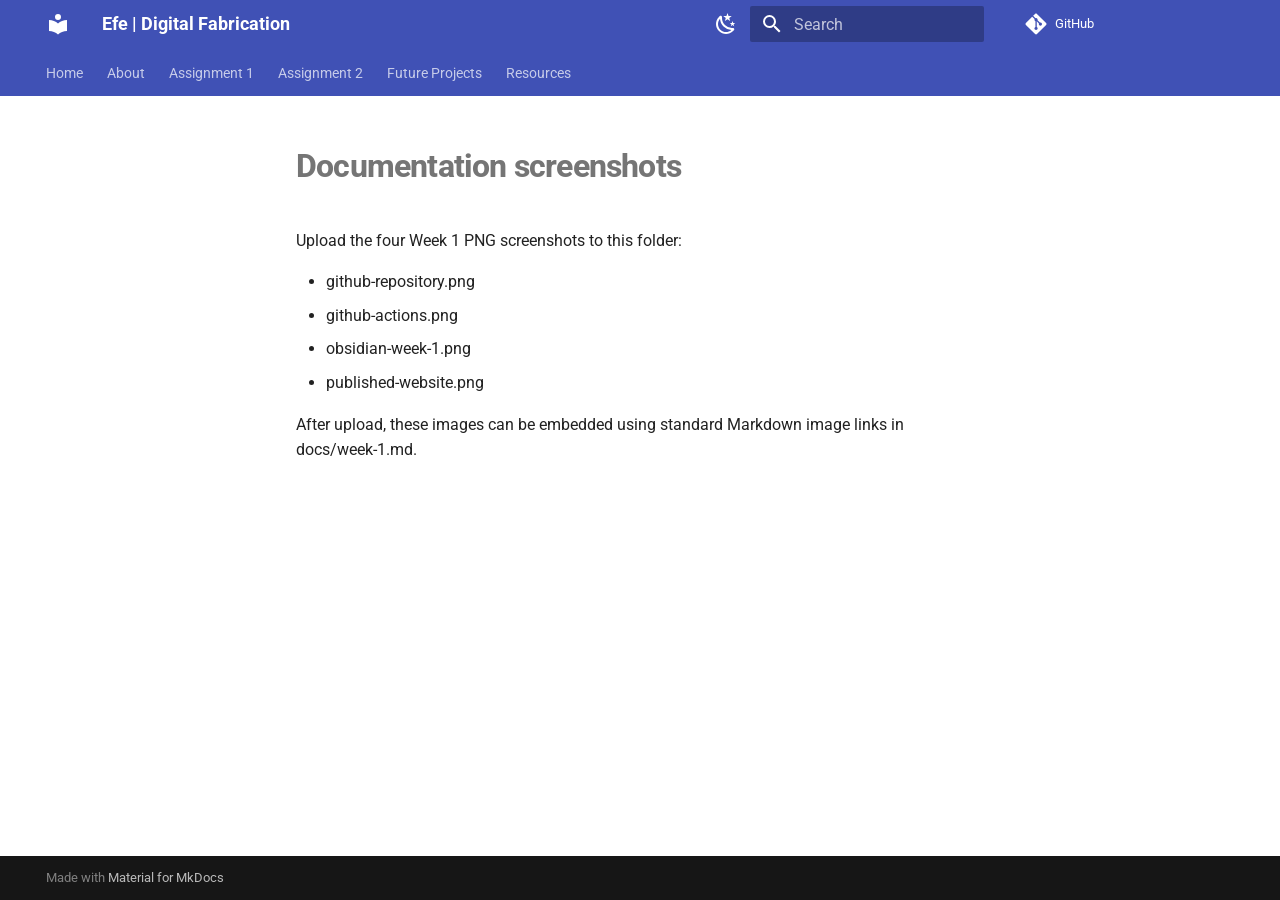
<file: assets/images/index.html>
<!doctype html>
<html lang="en" class="no-js">
  <head>
    
      <meta charset="utf-8">
      <meta name="viewport" content="width=device-width,initial-scale=1">
      
      
      
        <link rel="canonical" href="https://gaminghub492.github.io/digital-fabrication/assets/images/">
      
      
      
      
        
      
      
      <link rel="icon" href="favicon.png">
      <meta name="generator" content="mkdocs-1.6.1, mkdocs-material-9.8.0">
    
    
      
        <title>Documentation screenshots - Efe | Digital Fabrication</title>
      
    
    
      <link rel="stylesheet" href="../stylesheets/main.57a0d79d.min.css">
      
        
        <link rel="stylesheet" href="../stylesheets/palette.fb2fffe2.min.css">
      
      


    
    
      
    
    
      
        
        
        <link rel="preconnect" href="https://fonts.gstatic.com" crossorigin>
        <link rel="stylesheet" href="https://fonts.googleapis.com/css?family=Roboto:300,300i,400,400i,700,700i%7CRoboto+Mono:400,400i,700,700i&display=fallback">
        <style>:root{--md-text-font:"Roboto";--md-code-font:"Roboto Mono"}</style>
      
    
    
      <link rel="stylesheet" href="../stylesheets/extra.css">
    
    <script>__md_scope=new URL("../..",location),__md_hash=e=>[...e].reduce(((e,_)=>(e<<5)-e+_.charCodeAt(0)),0),__md_get=(e,_=localStorage,t=__md_scope)=>JSON.parse(_.getItem(t.pathname+"."+e)),__md_set=(e,_,t=localStorage,a=__md_scope)=>{try{t.setItem(a.pathname+"."+e,JSON.stringify(_))}catch(e){}}</script>
    
      

    
    
  </head>
  
  
    
    
      
    
    
    
    
    <body dir="ltr" data-md-color-scheme="default" data-md-color-primary="indigo" data-md-color-accent="indigo">
  
    
    <input class="md-toggle" data-md-toggle="drawer" type="checkbox" id="__drawer" autocomplete="off">
    <input class="md-toggle" data-md-toggle="search" type="checkbox" id="__search" autocomplete="off">
    <label class="md-overlay" for="__drawer"></label>
    <div data-md-component="skip">
      
        
        <a href="#documentation-screenshots" class="md-skip">
          Skip to content
        </a>
      
    </div>
    <div data-md-component="announce">
      
    </div>
    
    
      

<header class="md-header" data-md-component="header">
  <nav class="md-header__inner md-grid" aria-label="Header">
    <a href="../.." title="Efe | Digital Fabrication" class="md-header__button md-logo" aria-label="Efe | Digital Fabrication" data-md-component="logo">
      
  
  <svg xmlns="http://www.w3.org/2000/svg" viewBox="0 0 24 24"><path d="M12 8a3 3 0 0 0 3-3 3 3 0 0 0-3-3 3 3 0 0 0-3 3 3 3 0 0 0 3 3m0 3.54C9.64 9.35 6.5 8 3 8v11c3.5 0 6.64 1.35 9 3.54 2.36-2.19 5.5-3.54 9-3.54V8c-3.5 0-6.64 1.35-9 3.54"/></svg>

    </a>
    <label class="md-header__button md-icon" for="__drawer">
      
      <svg xmlns="http://www.w3.org/2000/svg" viewBox="0 0 24 24"><path d="M3 6h18v2H3zm0 5h18v2H3zm0 5h18v2H3z"/></svg>
    </label>
    <div class="md-header__title" data-md-component="header-title">
      <div class="md-header__ellipsis">
        <div class="md-header__topic">
          <span class="md-ellipsis">
            Efe | Digital Fabrication
          </span>
        </div>
        <div class="md-header__topic" data-md-component="header-topic">
          <span class="md-ellipsis">
            
              Documentation screenshots
            
          </span>
        </div>
      </div>
    </div>
    
      
        <form class="md-header__option" data-md-component="palette">
  
    
    
    
    <input class="md-option" data-md-color-media="" data-md-color-scheme="default" data-md-color-primary="indigo" data-md-color-accent="indigo"  aria-label="Dark mode"  type="radio" name="__palette" id="__palette_0">
    
      <label class="md-header__button md-icon" title="Dark mode" for="__palette_1" hidden>
        <svg xmlns="http://www.w3.org/2000/svg" viewBox="0 0 24 24"><path d="m17.75 4.09-2.53 1.94.91 3.06-2.63-1.81-2.63 1.81.91-3.06-2.53-1.94L12.44 4l1.06-3 1.06 3zm3.5 6.91-1.64 1.25.59 1.98-1.7-1.17-1.7 1.17.59-1.98L15.75 11l2.06-.05L18.5 9l.69 1.95zm-2.28 4.95c.83-.08 1.72 1.1 1.19 1.85-.32.45-.66.87-1.08 1.27C15.17 23 8.84 23 4.94 19.07c-3.91-3.9-3.91-10.24 0-14.14.4-.4.82-.76 1.27-1.08.75-.53 1.93.36 1.85 1.19-.27 2.86.69 5.83 2.89 8.02a9.96 9.96 0 0 0 8.02 2.89m-1.64 2.02a12.08 12.08 0 0 1-7.8-3.47c-2.17-2.19-3.33-5-3.49-7.82-2.81 3.14-2.7 7.96.31 10.98 3.02 3.01 7.84 3.12 10.98.31"/></svg>
      </label>
    
  
    
    
    
    <input class="md-option" data-md-color-media="" data-md-color-scheme="slate" data-md-color-primary="indigo" data-md-color-accent="indigo"  aria-label="Light mode"  type="radio" name="__palette" id="__palette_1">
    
      <label class="md-header__button md-icon" title="Light mode" for="__palette_0" hidden>
        <svg xmlns="http://www.w3.org/2000/svg" viewBox="0 0 24 24"><path d="M12 7a5 5 0 0 1 5 5 5 5 0 0 1-5 5 5 5 0 0 1-5-5 5 5 0 0 1 5-5m0 2a3 3 0 0 0-3 3 3 3 0 0 0 3 3 3 3 0 0 0 3-3 3 3 0 0 0-3-3m0-7 2.39 3.42C13.65 5.15 12.84 5 12 5s-1.65.15-2.39.42zM3.34 7l4.16-.35A7.2 7.2 0 0 0 5.94 8.5c-.44.74-.69 1.5-.83 2.29zm.02 10 1.76-3.77a7.131 7.131 0 0 0 2.38 4.14zM20.65 7l-1.77 3.79a7.02 7.02 0 0 0-2.38-4.15zm-.01 10-4.14.36c.59-.51 1.12-1.14 1.54-1.86.42-.73.69-1.5.83-2.29zM12 22l-2.41-3.44c.74.27 1.55.44 2.41.44.82 0 1.63-.17 2.37-.44z"/></svg>
      </label>
    
  
</form>
      
    
    
      <script>var palette=__md_get("__palette");if(palette&&palette.color){if("(prefers-color-scheme)"===palette.color.media){var media=matchMedia("(prefers-color-scheme: light)"),input=document.querySelector(media.matches?"[data-md-color-media='(prefers-color-scheme: light)']":"[data-md-color-media='(prefers-color-scheme: dark)']");palette.color.media=input.getAttribute("data-md-color-media"),palette.color.scheme=input.getAttribute("data-md-color-scheme"),palette.color.primary=input.getAttribute("data-md-color-primary"),palette.color.accent=input.getAttribute("data-md-color-accent")}for(var[key,value]of Object.entries(palette.color))document.body.setAttribute("data-md-color-"+key,value)}</script>
    
    
    
      
      
        <label class="md-header__button md-icon" for="__search">
          
          <svg xmlns="http://www.w3.org/2000/svg" viewBox="0 0 24 24"><path d="M9.5 3A6.5 6.5 0 0 1 16 9.5c0 1.61-.59 3.09-1.56 4.23l.27.27h.79l5 5-1.5 1.5-5-5v-.79l-.27-.27A6.52 6.52 0 0 1 9.5 16 6.5 6.5 0 0 1 3 9.5 6.5 6.5 0 0 1 9.5 3m0 2C7 5 5 7 5 9.5S7 14 9.5 14 14 12 14 9.5 12 5 9.5 5"/></svg>
        </label>
        <div class="md-search" data-md-component="search" role="dialog">
  <label class="md-search__overlay" for="__search"></label>
  <div class="md-search__inner" role="search">
    <form class="md-search__form" name="search">
      <input type="text" class="md-search__input" name="query" aria-label="Search" placeholder="Search" autocapitalize="off" autocorrect="off" autocomplete="off" spellcheck="false" data-md-component="search-query" required>
      <label class="md-search__icon md-icon" for="__search">
        
        <svg xmlns="http://www.w3.org/2000/svg" viewBox="0 0 24 24"><path d="M9.5 3A6.5 6.5 0 0 1 16 9.5c0 1.61-.59 3.09-1.56 4.23l.27.27h.79l5 5-1.5 1.5-5-5v-.79l-.27-.27A6.52 6.52 0 0 1 9.5 16 6.5 6.5 0 0 1 3 9.5 6.5 6.5 0 0 1 9.5 3m0 2C7 5 5 7 5 9.5S7 14 9.5 14 14 12 14 9.5 12 5 9.5 5"/></svg>
        
        <svg xmlns="http://www.w3.org/2000/svg" viewBox="0 0 24 24"><path d="M20 11v2H8l5.5 5.5-1.42 1.42L4.16 12l7.92-7.92L13.5 5.5 8 11z"/></svg>
      </label>
      <nav class="md-search__options" aria-label="Search">
        
        <button type="reset" class="md-search__icon md-icon" title="Clear" aria-label="Clear" tabindex="-1">
          
          <svg xmlns="http://www.w3.org/2000/svg" viewBox="0 0 24 24"><path d="M19 6.41 17.59 5 12 10.59 6.41 5 5 6.41 10.59 12 5 17.59 6.41 19 12 13.41 17.59 19 19 17.59 13.41 12z"/></svg>
        </button>
      </nav>
      
        <div class="md-search__suggest" data-md-component="search-suggest"></div>
      
    </form>
    <div class="md-search__output">
      <div class="md-search__scrollwrap" tabindex="0" data-md-scrollfix>
        <div class="md-search-result" data-md-component="search-result">
          <div class="md-search-result__meta">
            Initializing search
          </div>
          <ol class="md-search-result__list" role="presentation"></ol>
        </div>
      </div>
    </div>
  </div>
</div>
      
    
    
      <div class="md-header__source">
        <a href="https://github.com/gaminghub492/digital-fabrication" title="Go to repository" class="md-source" data-md-component="source">
  <div class="md-source__icon md-icon">
    
    <svg xmlns="http://www.w3.org/2000/svg" viewBox="0 0 448 512"><!--! Font Awesome Free 7.1.0 by @fontawesome - https://fontawesome.com License - https://fontawesome.com/license/free (Icons: CC BY 4.0, Fonts: SIL OFL 1.1, Code: MIT License) Copyright 2025 Fonticons, Inc.--><path d="M439.6 236.1 244 40.5c-5.4-5.5-12.8-8.5-20.4-8.5s-15 3-20.4 8.4L162.5 81l51.5 51.5c27.1-9.1 52.7 16.8 43.4 43.7l49.7 49.7c34.2-11.8 61.2 31 35.5 56.7-26.5 26.5-70.2-2.9-56-37.3L240.3 199v121.9c25.3 12.5 22.3 41.8 9.1 55-6.4 6.4-15.2 10.1-24.3 10.1s-17.8-3.6-24.3-10.1c-17.6-17.6-11.1-46.9 11.2-56v-123c-20.8-8.5-24.6-30.7-18.6-45L142.6 101 8.5 235.1C3 240.6 0 247.9 0 255.5s3 15 8.5 20.4l195.6 195.7c5.4 5.4 12.7 8.4 20.4 8.4s15-3 20.4-8.4l194.7-194.7c5.4-5.4 8.4-12.8 8.4-20.4s-3-15-8.4-20.4"/></svg>
  </div>
  <div class="md-source__repository">
    GitHub
  </div>
</a>
      </div>
    
  </nav>
  
</header>
    
    <div class="md-container" data-md-component="container">
      
      
        
          
            
<nav class="md-tabs" aria-label="Tabs" data-md-component="tabs">
  <div class="md-grid">
    <ul class="md-tabs__list">
      
        
  
  
  
  
    <li class="md-tabs__item">
      <a href="../.." class="md-tabs__link">
        
  
  
    
  
  Home

      </a>
    </li>
  

      
        
  
  
  
  
    <li class="md-tabs__item">
      <a href="../../about/" class="md-tabs__link">
        
  
  
    
  
  About

      </a>
    </li>
  

      
        
  
  
  
  
    <li class="md-tabs__item">
      <a href="../../week-1/" class="md-tabs__link">
        
  
  
    
  
  Assignment 1

      </a>
    </li>
  

      
        
  
  
  
  
    <li class="md-tabs__item">
      <a href="../../assignment-2/" class="md-tabs__link">
        
  
  
    
  
  Assignment 2

      </a>
    </li>
  

      
        
  
  
  
  
    <li class="md-tabs__item">
      <a href="../../projects/" class="md-tabs__link">
        
  
  
    
  
  Future Projects

      </a>
    </li>
  

      
        
  
  
  
  
    <li class="md-tabs__item">
      <a href="../../resources/" class="md-tabs__link">
        
  
  
    
  
  Resources

      </a>
    </li>
  

      
    </ul>
  </div>
</nav>
          
        
      
      <main class="md-main" data-md-component="main">
        <div class="md-main__inner md-grid">
          
            
              
              <div class="md-sidebar md-sidebar--primary" data-md-component="sidebar" data-md-type="navigation" >
                <div class="md-sidebar__scrollwrap">
                  <div class="md-sidebar__inner">
                    


  


<nav class="md-nav md-nav--primary md-nav--lifted" aria-label="Navigation" data-md-level="0">
  <label class="md-nav__title" for="__drawer">
    <a href="../.." title="Efe | Digital Fabrication" class="md-nav__button md-logo" aria-label="Efe | Digital Fabrication" data-md-component="logo">
      
  
  <svg xmlns="http://www.w3.org/2000/svg" viewBox="0 0 24 24"><path d="M12 8a3 3 0 0 0 3-3 3 3 0 0 0-3-3 3 3 0 0 0-3 3 3 3 0 0 0 3 3m0 3.54C9.64 9.35 6.5 8 3 8v11c3.5 0 6.64 1.35 9 3.54 2.36-2.19 5.5-3.54 9-3.54V8c-3.5 0-6.64 1.35-9 3.54"/></svg>

    </a>
    Efe | Digital Fabrication
  </label>
  
    <div class="md-nav__source">
      <a href="https://github.com/gaminghub492/digital-fabrication" title="Go to repository" class="md-source" data-md-component="source">
  <div class="md-source__icon md-icon">
    
    <svg xmlns="http://www.w3.org/2000/svg" viewBox="0 0 448 512"><!--! Font Awesome Free 7.1.0 by @fontawesome - https://fontawesome.com License - https://fontawesome.com/license/free (Icons: CC BY 4.0, Fonts: SIL OFL 1.1, Code: MIT License) Copyright 2025 Fonticons, Inc.--><path d="M439.6 236.1 244 40.5c-5.4-5.5-12.8-8.5-20.4-8.5s-15 3-20.4 8.4L162.5 81l51.5 51.5c27.1-9.1 52.7 16.8 43.4 43.7l49.7 49.7c34.2-11.8 61.2 31 35.5 56.7-26.5 26.5-70.2-2.9-56-37.3L240.3 199v121.9c25.3 12.5 22.3 41.8 9.1 55-6.4 6.4-15.2 10.1-24.3 10.1s-17.8-3.6-24.3-10.1c-17.6-17.6-11.1-46.9 11.2-56v-123c-20.8-8.5-24.6-30.7-18.6-45L142.6 101 8.5 235.1C3 240.6 0 247.9 0 255.5s3 15 8.5 20.4l195.6 195.7c5.4 5.4 12.7 8.4 20.4 8.4s15-3 20.4-8.4l194.7-194.7c5.4-5.4 8.4-12.8 8.4-20.4s-3-15-8.4-20.4"/></svg>
  </div>
  <div class="md-source__repository">
    GitHub
  </div>
</a>
    </div>
  
  <ul class="md-nav__list" data-md-scrollfix>
    
      
      
  
  
  
  
    <li class="md-nav__item">
      <a href="../.." class="md-nav__link">
        
  
  
  <span class="md-ellipsis">
    
  
    Home
  

    
  </span>
  
  

      </a>
    </li>
  

    
      
      
  
  
  
  
    <li class="md-nav__item">
      <a href="../../about/" class="md-nav__link">
        
  
  
  <span class="md-ellipsis">
    
  
    About
  

    
  </span>
  
  

      </a>
    </li>
  

    
      
      
  
  
  
  
    <li class="md-nav__item">
      <a href="../../week-1/" class="md-nav__link">
        
  
  
  <span class="md-ellipsis">
    
  
    Assignment 1
  

    
  </span>
  
  

      </a>
    </li>
  

    
      
      
  
  
  
  
    <li class="md-nav__item">
      <a href="../../assignment-2/" class="md-nav__link">
        
  
  
  <span class="md-ellipsis">
    
  
    Assignment 2
  

    
  </span>
  
  

      </a>
    </li>
  

    
      
      
  
  
  
  
    <li class="md-nav__item">
      <a href="../../projects/" class="md-nav__link">
        
  
  
  <span class="md-ellipsis">
    
  
    Future Projects
  

    
  </span>
  
  

      </a>
    </li>
  

    
      
      
  
  
  
  
    <li class="md-nav__item">
      <a href="../../resources/" class="md-nav__link">
        
  
  
  <span class="md-ellipsis">
    
  
    Resources
  

    
  </span>
  
  

      </a>
    </li>
  

    
  </ul>
</nav>
                  </div>
                </div>
              </div>
            
            
              
              <div class="md-sidebar md-sidebar--secondary" data-md-component="sidebar" data-md-type="toc" >
                <div class="md-sidebar__scrollwrap">
                  <div class="md-sidebar__inner">
                    

<nav class="md-nav md-nav--secondary" aria-label="Table of contents">
  
  
  
    
  
  
</nav>
                  </div>
                </div>
              </div>
            
          
          
            <div class="md-content" data-md-component="content">
              
              <article class="md-content__inner md-typeset">
                
                  


  
  


<h1 id="documentation-screenshots">Documentation screenshots</h1>
<p>Upload the four Week 1 PNG screenshots to this folder:</p>
<ul>
<li>github-repository.png</li>
<li>github-actions.png</li>
<li>obsidian-week-1.png</li>
<li>published-website.png</li>
</ul>
<p>After upload, these images can be embedded using standard Markdown image links in docs/week-1.md.</p>












                
              </article>
            </div>
          
          
<script>var target=document.getElementById(location.hash.slice(1));target&&target.name&&(target.checked=target.name.startsWith("__tabbed_"))</script>
        </div>
        
      </main>
      
        <footer class="md-footer">
  
  <div class="md-footer-meta md-typeset">
    <div class="md-footer-meta__inner md-grid">
      <div class="md-copyright">
  
  
    Made with
    <a href="https://squidfunk.github.io/mkdocs-material/" target="_blank" rel="noopener">
      Material for MkDocs
    </a>
  
</div>
      
    </div>
  </div>
</footer>
      
    </div>
    <div class="md-dialog" data-md-component="dialog">
      <div class="md-dialog__inner md-typeset"></div>
    </div>
    
    
    
      
      
      <script id="__config" type="application/json">{"annotate": null, "base": "../..", "features": ["navigation.tabs", "navigation.sections", "search.suggest", "content.code.copy"], "search": "../javascripts/workers/search.a7633da7.min.js", "tags": null, "translations": {"clipboard.copied": "Copied to clipboard", "clipboard.copy": "Copy to clipboard", "search.result.more.one": "1 more on this page", "search.result.more.other": "# more on this page", "search.result.none": "No matching documents", "search.result.one": "1 matching document", "search.result.other": "# matching documents", "search.result.placeholder": "Type to start searching", "search.result.term.missing": "Missing", "select.version": "Select version"}, "version": null}</script>
    
    
      <script src="../javascripts/bundle.c21346df.min.js"></script>
      
    
  </body>
</html>
</file>
<file: assets/stylesheets/extra.css>
:root { --md-primary-fg-color: #273d72; }
.md-typeset h1 { font-weight: 750; letter-spacing: -.025em; }
.md-typeset h2 { font-weight: 650; }
</file>
<file: assets/stylesheets/main.57a0d79d.min.css>
@charset "UTF-8";html{box-sizing:border-box;-webkit-text-size-adjust:none;-moz-text-size-adjust:none;text-size-adjust:none}*,:after,:before{box-sizing:inherit}@media(prefers-reduced-motion){*,:after,:before{transition:none!important}}body{margin:0;-webkit-font-smoothing:antialiased;-moz-osx-font-smoothing:grayscale;--md-text-font-family:var(--md-text-font, _),
    -apple-system, BlinkMacSystemFont, Helvetica, Arial, sans-serif;--md-code-font-family:var(--md-code-font, _),
    SFMono-Regular, Consolas, Menlo, monospace}.md-typeset code:not(.focus-visible),a,button,input,label{-webkit-tap-highlight-color:transparent}a{color:inherit;text-decoration:none}hr{box-sizing:initial;display:block;height:.05rem;padding:0;overflow:visible;border:0}small{font-size:80%}sub,sup{line-height:1em}img{border-style:none}table{border-spacing:0;border-collapse:initial}td,th{font-weight:400;vertical-align:top}button{padding:0;margin:0;font-family:inherit;font-size:inherit;background:#0000;border:0}input{border:0;outline:none}:root{--md-primary-fg-color:#4051b5;--md-primary-fg-color--light:#5d6cc0;--md-primary-fg-color--dark:#303fa1;--md-primary-bg-color:#fff;--md-primary-bg-color--light:#ffffffb3;--md-accent-fg-color:#526cfe;--md-accent-fg-color--transparent:#526cfe1a;--md-accent-bg-color:#fff;--md-accent-bg-color--light:#ffffffb3;--md-typeset-table-sort-icon:url("data:image/svg+xml;charset=utf-8,<svg xmlns='http://www.w3.org/2000/svg' viewBox='0 0 24 24'><path d='m18 21-4-4h3V7h-3l4-4 4 4h-3v10h3M2 19v-2h10v2M2 13v-2h7v2M2 7V5h4v2z'/></svg>");--md-typeset-table-sort-icon--asc:url("data:image/svg+xml;charset=utf-8,<svg xmlns='http://www.w3.org/2000/svg' viewBox='0 0 24 24'><path d='M19 17h3l-4 4-4-4h3V3h2M2 17h10v2H2M6 5v2H2V5m0 6h7v2H2z'/></svg>");--md-typeset-table-sort-icon--desc:url("data:image/svg+xml;charset=utf-8,<svg xmlns='http://www.w3.org/2000/svg' viewBox='0 0 24 24'><path d='M19 7h3l-4-4-4 4h3v14h2M2 17h10v2H2M6 5v2H2V5m0 6h7v2H2z'/></svg>")}[data-md-color-scheme=default]{color-scheme:light}[data-md-color-scheme=default] img[src$="#gh-dark-mode-only"],[data-md-color-scheme=default] img[src$="#only-dark"]{display:none}:root,[data-md-color-scheme=default]{--md-hue:225deg;--md-default-fg-color:#000000de;--md-default-fg-color--light:#0000008a;--md-default-fg-color--lighter:#00000052;--md-default-fg-color--lightest:#00000012;--md-default-bg-color:#fff;--md-default-bg-color--light:#ffffffb3;--md-default-bg-color--lighter:#ffffff4d;--md-default-bg-color--lightest:#ffffff1f;--md-code-fg-color:#36464e;--md-code-bg-color:#f5f5f5;--md-code-bg-color--light:#f5f5f5b3;--md-code-bg-color--lighter:#f5f5f54d;--md-code-hl-color:#4287ff;--md-code-hl-color--light:#4287ff1a;--md-code-hl-number-color:#d52a2a;--md-code-hl-special-color:#db1457;--md-code-hl-function-color:#a846b9;--md-code-hl-constant-color:#6e59d9;--md-code-hl-keyword-color:#3f6ec6;--md-code-hl-string-color:#1c7d4d;--md-code-hl-name-color:var(--md-code-fg-color);--md-code-hl-operator-color:var(--md-default-fg-color--light);--md-code-hl-punctuation-color:var(--md-default-fg-color--light);--md-code-hl-comment-color:var(--md-default-fg-color--light);--md-code-hl-generic-color:var(--md-default-fg-color--light);--md-code-hl-variable-color:var(--md-default-fg-color--light);--md-typeset-color:var(--md-default-fg-color);--md-typeset-a-color:var(--md-primary-fg-color);--md-typeset-del-color:#f5503d26;--md-typeset-ins-color:#0bd57026;--md-typeset-kbd-color:#fafafa;--md-typeset-kbd-accent-color:#fff;--md-typeset-kbd-border-color:#b8b8b8;--md-typeset-mark-color:#ffff0080;--md-typeset-table-color:#0000001f;--md-typeset-table-color--light:#00000009;--md-admonition-fg-color:var(--md-default-fg-color);--md-admonition-bg-color:var(--md-default-bg-color);--md-warning-fg-color:#000000de;--md-warning-bg-color:#ff9;--md-footer-fg-color:#fff;--md-footer-fg-color--light:#ffffffb3;--md-footer-fg-color--lighter:#ffffff73;--md-footer-bg-color:#000000de;--md-footer-bg-color--dark:#00000052;--md-shadow-z1:0 0.2rem 0.5rem #0000000d,
    0 0 0.05rem #0000001a;--md-shadow-z2:0 0.2rem 0.5rem #0000001a,
    0 0 0.05rem #00000040;--md-shadow-z3:0 0.2rem 0.5rem #0003,
    0 0 0.05rem #00000059}.md-icon svg{display:block;width:1.2rem;height:1.2rem;fill:currentcolor}aside,body,input{font-family:var(--md-text-font-family);font-feature-settings:"kern","liga";color:var(--md-typeset-color)}code,kbd,pre{font-family:var(--md-code-font-family);font-feature-settings:"kern"}.md-typeset{font-size:.8rem;line-height:1.6;overflow-wrap:break-word;-webkit-print-color-adjust:exact;color-adjust:exact}@media print{.md-typeset{font-size:.68rem}.md-typeset code,.md-typeset kbd,.md-typeset pre{white-space:pre-wrap}}.md-typeset blockquote,.md-typeset dl,.md-typeset figure,.md-typeset ol,.md-typeset pre,.md-typeset ul{margin-top:1em;margin-bottom:1em}.md-typeset h1{margin:0 0 1.25em;font-size:2em;line-height:1.3;color:var(--md-default-fg-color--light)}.md-typeset h1,.md-typeset h2{font-weight:300;letter-spacing:-.01em}.md-typeset h2{margin:1.6em 0 .64em;font-size:1.5625em;line-height:1.4}.md-typeset h3{margin:1.6em 0 .8em;font-size:1.25em;font-weight:400;line-height:1.5;letter-spacing:-.01em}.md-typeset h2+h3{margin-top:.8em}.md-typeset h4{margin:1em 0;font-weight:700;letter-spacing:-.01em}.md-typeset h5,.md-typeset h6{margin:1.25em 0;font-size:.8em;font-weight:700;color:var(--md-default-fg-color--light);letter-spacing:-.01em}.md-typeset h5{text-transform:uppercase}.md-typeset h5 code{text-transform:none}.md-typeset hr{display:flow-root;margin:1.5em 0;border-bottom:.05rem solid var(--md-default-fg-color--lightest)}.md-typeset a{color:var(--md-typeset-a-color);word-break:break-word}.md-typeset a,.md-typeset a:before{transition:color 125ms}.md-typeset a:focus,.md-typeset a:hover{color:var(--md-accent-fg-color)}.md-typeset a:focus code,.md-typeset a:hover code{color:var(--md-accent-fg-color);background-color:var(--md-accent-fg-color--transparent)}.md-typeset a code{color:var(--md-typeset-a-color)}.md-typeset a.focus-visible{outline-color:var(--md-accent-fg-color);outline-offset:.2rem}.md-typeset code,.md-typeset kbd,.md-typeset pre{font-variant-ligatures:none;color:var(--md-code-fg-color);direction:ltr;transition:background-color 125ms}.md-typeset code{padding:0 .2941176471em;font-size:.85em;word-break:break-word;background-color:var(--md-code-bg-color);border-radius:.1rem;-webkit-box-decoration-break:clone;box-decoration-break:clone;transition:color 125ms,background-color 125ms}.md-typeset code:not(.focus-visible){outline:none}.md-typeset pre{position:relative;display:flow-root;line-height:1.4}.md-typeset pre>code{display:block;padding:.7720588235em 1.1764705882em;margin:0;overflow:auto;word-break:normal;touch-action:auto;scrollbar-color:var(--md-default-fg-color--lighter) #0000;scrollbar-width:thin;outline-color:var(--md-accent-fg-color);box-shadow:none;-webkit-box-decoration-break:slice;box-decoration-break:slice}.md-typeset pre>code:hover{scrollbar-color:var(--md-accent-fg-color) #0000}.md-typeset pre>code::-webkit-scrollbar{width:.2rem;height:.2rem}.md-typeset pre>code::-webkit-scrollbar-thumb{background-color:var(--md-default-fg-color--lighter)}.md-typeset pre>code::-webkit-scrollbar-thumb:hover{background-color:var(--md-accent-fg-color)}.md-typeset kbd{display:inline-block;padding:0 .6666666667em;font-size:.75em;color:var(--md-default-fg-color);word-break:break-word;vertical-align:text-top;background-color:var(--md-typeset-kbd-color);border-radius:.1rem;box-shadow:0 .1rem 0 .05rem var(--md-typeset-kbd-border-color),0 .1rem 0 var(--md-typeset-kbd-border-color),0 -.1rem .2rem var(--md-typeset-kbd-accent-color) inset}.md-typeset mark{color:inherit;word-break:break-word;background-color:var(--md-typeset-mark-color);-webkit-box-decoration-break:clone;box-decoration-break:clone}.md-typeset abbr{text-decoration:none;cursor:help}.md-typeset [data-preview],.md-typeset abbr{border-bottom:.05rem dotted var(--md-default-fg-color--light)}.md-typeset small{opacity:.75}[dir=ltr] .md-typeset sub,[dir=ltr] .md-typeset sup{margin-left:.078125em}[dir=rtl] .md-typeset sub,[dir=rtl] .md-typeset sup{margin-right:.078125em}[dir=ltr] .md-typeset blockquote{padding-left:.6rem;border-left:.2rem solid var(--md-default-fg-color--lighter)}[dir=rtl] .md-typeset blockquote{padding-right:.6rem;border-right:.2rem solid var(--md-default-fg-color--lighter)}.md-typeset blockquote{margin-left:0;margin-right:0;color:var(--md-default-fg-color--light)}.md-typeset ul{list-style-type:disc}.md-typeset ul[type]{list-style-type:revert-layer}[dir=ltr] .md-typeset ol,[dir=ltr] .md-typeset ol li ol,[dir=ltr] .md-typeset ol li ul,[dir=ltr] .md-typeset ul,[dir=ltr] .md-typeset ul li ol,[dir=ltr] .md-typeset ul li ul{margin-left:.625em}[dir=rtl] .md-typeset ol,[dir=rtl] .md-typeset ol li ol,[dir=rtl] .md-typeset ol li ul,[dir=rtl] .md-typeset ul,[dir=rtl] .md-typeset ul li ol,[dir=rtl] .md-typeset ul li ul{margin-right:.625em}.md-typeset ol,.md-typeset ul{padding:0}.md-typeset ol:not([hidden]),.md-typeset ul:not([hidden]){display:flow-root}.md-typeset ol ol,.md-typeset ul ol{list-style-type:lower-alpha}.md-typeset ol ol ol,.md-typeset ul ol ol{list-style-type:lower-roman}.md-typeset ol ol ol ol,.md-typeset ul ol ol ol{list-style-type:upper-alpha}.md-typeset ol ol ol ol ol,.md-typeset ul ol ol ol ol{list-style-type:upper-roman}.md-typeset ol[type],.md-typeset ul[type]{list-style-type:revert-layer}[dir=ltr] .md-typeset ol li,[dir=ltr] .md-typeset ul li{margin-left:1.25em}[dir=rtl] .md-typeset ol li,[dir=rtl] .md-typeset ul li{margin-right:1.25em}.md-typeset ol li,.md-typeset ul li{margin-bottom:.5em}.md-typeset ol li blockquote,.md-typeset ol li p,.md-typeset ul li blockquote,.md-typeset ul li p{margin:.5em 0}.md-typeset ol li:last-child,.md-typeset ul li:last-child{margin-bottom:0}.md-typeset ol li ol,.md-typeset ol li ul,.md-typeset ul li ol,.md-typeset ul li ul{margin-top:.5em;margin-bottom:.5em}[dir=ltr] .md-typeset dd{margin-left:1.875em}[dir=rtl] .md-typeset dd{margin-right:1.875em}.md-typeset dd{margin-top:1em;margin-bottom:1.5em}.md-typeset img,.md-typeset svg,.md-typeset video{max-width:100%;height:auto}.md-typeset img[align=left]{margin:1em 1em 1em 0}.md-typeset img[align=right]{margin:1em 0 1em 1em}.md-typeset img[align]:only-child{margin-top:0}.md-typeset figure{display:flow-root;width:fit-content;max-width:100%;margin:1em auto;text-align:center}.md-typeset figure img{display:block;margin:0 auto}.md-typeset figcaption{max-width:24rem;margin:1em auto;font-style:italic}.md-typeset iframe{max-width:100%}.md-typeset table:not([class]){display:inline-block;max-width:100%;overflow:auto;font-size:.64rem;touch-action:auto;background-color:var(--md-default-bg-color);border:.05rem solid var(--md-typeset-table-color);border-radius:.1rem}@media print{.md-typeset table:not([class]){display:table}}.md-typeset table:not([class])+*{margin-top:1.5em}.md-typeset table:not([class]) td>:first-child,.md-typeset table:not([class]) th>:first-child{margin-top:0}.md-typeset table:not([class]) td>:last-child,.md-typeset table:not([class]) th>:last-child{margin-bottom:0}.md-typeset table:not([class]) td:not([align]),.md-typeset table:not([class]) th:not([align]){text-align:left}[dir=rtl] .md-typeset table:not([class]) td:not([align]),[dir=rtl] .md-typeset table:not([class]) th:not([align]){text-align:right}.md-typeset table:not([class]) th{min-width:5rem;padding:.9375em 1.25em;font-weight:700;vertical-align:top}.md-typeset table:not([class]) td{padding:.9375em 1.25em;vertical-align:top;border-top:.05rem solid var(--md-typeset-table-color)}.md-typeset table:not([class]) tbody tr{transition:background-color 125ms}.md-typeset table:not([class]) tbody tr:hover{background-color:var(--md-typeset-table-color--light);box-shadow:0 .05rem 0 var(--md-default-bg-color) inset}.md-typeset table:not([class]) a{word-break:normal}.md-typeset table th[role=columnheader]{cursor:pointer}[dir=ltr] .md-typeset table th[role=columnheader]:after{margin-left:.5em}[dir=rtl] .md-typeset table th[role=columnheader]:after{margin-right:.5em}.md-typeset table th[role=columnheader]:after{display:inline-block;width:1.2em;height:1.2em;vertical-align:text-bottom;content:"";-webkit-mask-image:var(--md-typeset-table-sort-icon);mask-image:var(--md-typeset-table-sort-icon);-webkit-mask-repeat:no-repeat;mask-repeat:no-repeat;-webkit-mask-size:contain;mask-size:contain;transition:background-color 125ms}.md-typeset table th[role=columnheader]:hover:after{background-color:var(--md-default-fg-color--lighter)}.md-typeset table th[role=columnheader][aria-sort=ascending]:after{background-color:var(--md-default-fg-color--light);-webkit-mask-image:var(--md-typeset-table-sort-icon--asc);mask-image:var(--md-typeset-table-sort-icon--asc)}.md-typeset table th[role=columnheader][aria-sort=descending]:after{background-color:var(--md-default-fg-color--light);-webkit-mask-image:var(--md-typeset-table-sort-icon--desc);mask-image:var(--md-typeset-table-sort-icon--desc)}.md-typeset__scrollwrap{margin:1em -.8rem;overflow-x:auto;touch-action:auto}.md-typeset__table{display:inline-block;padding:0 .8rem;margin-bottom:.5em}@media print{.md-typeset__table{display:block}}html .md-typeset__table table{display:table;width:100%;margin:0;overflow:hidden}@media screen and (max-width:44.984375em){.md-content__inner>pre{margin:1em -.8rem}.md-content__inner>pre code{border-radius:0}}.md-typeset .md-author{position:relative;display:block;flex-shrink:0;width:1.6rem;height:1.6rem;overflow:hidden;border-radius:100%;transition:color 125ms,transform 125ms}.md-typeset .md-author img{display:block}.md-typeset .md-author--more{font-size:.6rem;font-weight:700;line-height:1.6rem;color:var(--md-default-fg-color--lighter);text-align:center;background:var(--md-default-fg-color--lightest)}.md-typeset .md-author--long{width:2.4rem;height:2.4rem}.md-typeset a.md-author{transform:scale(1)}.md-typeset a.md-author img{filter:grayscale(100%) opacity(75%);border-radius:100%;transition:filter 125ms}.md-typeset a.md-author:focus,.md-typeset a.md-author:hover{z-index:1;transform:scale(1.1)}.md-typeset a.md-author:focus img,.md-typeset a.md-author:hover img{filter:grayscale(0)}.md-banner{overflow:auto;color:var(--md-footer-fg-color);background-color:var(--md-footer-bg-color)}@media print{.md-banner{display:none}}.md-banner--warning{color:var(--md-warning-fg-color);background-color:var(--md-warning-bg-color)}.md-banner__inner{padding:0 .8rem;margin:.6rem auto;font-size:.7rem}[dir=ltr] .md-banner__button{float:right}[dir=rtl] .md-banner__button{float:left}.md-banner__button{color:inherit;cursor:pointer;transition:opacity .25s}.no-js .md-banner__button{display:none}.md-banner__button:hover{opacity:.7}html{height:100%;overflow-x:hidden;font-size:125%}@media screen and (min-width:100em){html{font-size:137.5%}}@media screen and (min-width:125em){html{font-size:150%}}body{position:relative;display:flex;flex-direction:column;width:100%;min-height:100%;font-size:.5rem;background-color:var(--md-default-bg-color)}@media print{body{display:block}}@media screen and (max-width:59.984375em){body[data-md-scrolllock]{position:fixed}}.md-grid{max-width:61rem;margin-left:auto;margin-right:auto}.md-container{display:flex;flex-grow:1;flex-direction:column}@media print{.md-container{display:block}}.md-main{flex-grow:1}.md-main__inner{display:flex;height:100%;margin-top:1.5rem}.md-ellipsis{overflow:hidden;text-overflow:ellipsis}.md-toggle{display:none}.md-option{position:absolute;width:0;height:0;opacity:0}.md-option:checked+label:not([hidden]){display:block}.md-option.focus-visible+label{outline-style:auto;outline-color:var(--md-accent-fg-color)}.md-skip{position:fixed;z-index:-1;padding:.3rem .5rem;margin:.5rem;font-size:.64rem;color:var(--md-default-bg-color);background-color:var(--md-default-fg-color);border-radius:.1rem;outline-color:var(--md-accent-fg-color);opacity:0;transform:translateY(.4rem)}.md-skip:focus{z-index:10;opacity:1;transition:transform .25s cubic-bezier(.4,0,.2,1),opacity 175ms 75ms;transform:translateY(0)}@page{margin:25mm}:root{--md-clipboard-icon:url("data:image/svg+xml;charset=utf-8,<svg xmlns='http://www.w3.org/2000/svg' viewBox='0 0 24 24'><path d='M19 21H8V7h11m0-2H8a2 2 0 0 0-2 2v14a2 2 0 0 0 2 2h11a2 2 0 0 0 2-2V7a2 2 0 0 0-2-2m-3-4H4a2 2 0 0 0-2 2v14h2V3h12z'/></svg>");--md-code-select-icon:url("data:image/svg+xml;charset=utf-8,<svg xmlns='http://www.w3.org/2000/svg' viewBox='0 0 24 24'><path d='M19 19h-4v2h4c1.1 0 2-.9 2-2v-4h-2m0-12h-4v2h4v4h2V5c0-1.1-.9-2-2-2M5 5h4V3H5c-1.1 0-2 .9-2 2v4h2m0 6H3v4c0 1.1.9 2 2 2h4v-2H5zm2-4h2v2H7zm4 0h2v2h-2zm4 0h2v2h-2zM7 7h2v2H7zm4 0h2v2h-2zm4 0h2v2h-2zm-8 8h2v2H7zm4 0h2v2h-2zm4 0h2v2h-2z'/></svg>");--md-code-copy-icon:url("data:image/svg+xml;charset=utf-8,<svg xmlns='http://www.w3.org/2000/svg' viewBox='0 0 24 24'><path d='M19 21H8V7h11m0-2H8a2 2 0 0 0-2 2v14a2 2 0 0 0 2 2h11a2 2 0 0 0 2-2V7a2 2 0 0 0-2-2m-3-4H4a2 2 0 0 0-2 2v14h2V3h12z'/></svg>")}.md-clipboard{z-index:1;width:1.5em;height:1.5em;color:var(--md-default-fg-color--lightest);cursor:pointer;border-radius:.1rem;outline-color:var(--md-accent-fg-color);outline-offset:.1rem;transition:color .25s}@media print{.md-clipboard{display:none}}.md-clipboard:not(.focus-visible){outline:none;-webkit-tap-highlight-color:transparent}:hover>.md-clipboard{color:var(--md-default-fg-color--light)}.md-clipboard:focus,.md-clipboard:hover{color:var(--md-accent-fg-color)}.md-clipboard:after{display:block;width:1.125em;height:1.125em;margin:0 auto;content:"";background-color:currentcolor;-webkit-mask-image:var(--md-clipboard-icon);mask-image:var(--md-clipboard-icon);-webkit-mask-repeat:no-repeat;mask-repeat:no-repeat;-webkit-mask-position:center;mask-position:center;-webkit-mask-size:contain;mask-size:contain}.md-clipboard--inline{cursor:pointer}.md-clipboard--inline code{transition:color .25s,background-color .25s}.md-clipboard--inline:focus code,.md-clipboard--inline:hover code{color:var(--md-accent-fg-color);background-color:var(--md-accent-fg-color--transparent)}.md-typeset .md-code__content{display:grid}.md-code__nav{position:absolute;top:.25em;right:.25em;z-index:1;display:flex;gap:.2rem;padding:.2rem;background-color:var(--md-code-bg-color--lighter);border-radius:.1rem;transition:background-color .25s}:hover>.md-code__nav{background-color:var(--md-code-bg-color--light)}.md-code__button{display:block;width:1.5em;height:1.5em;color:var(--md-default-fg-color--lightest);cursor:pointer;outline-color:var(--md-accent-fg-color);outline-offset:.1rem;transition:color .25s}:hover>*>.md-code__button{color:var(--md-default-fg-color--light)}.md-code__button.focus-visible,.md-code__button:hover{color:var(--md-accent-fg-color)}.md-code__button--active{color:var(--md-default-fg-color)!important}.md-code__button:after{display:block;width:1.125em;height:1.125em;margin:0 auto;content:"";background-color:currentcolor;-webkit-mask-repeat:no-repeat;mask-repeat:no-repeat;-webkit-mask-position:center;mask-position:center;-webkit-mask-size:contain;mask-size:contain}.md-code__button[data-md-type=select]:after{-webkit-mask-image:var(--md-code-select-icon);mask-image:var(--md-code-select-icon)}.md-code__button[data-md-type=copy]:after{-webkit-mask-image:var(--md-code-copy-icon);mask-image:var(--md-code-copy-icon)}@keyframes consent{0%{opacity:0;transform:translateY(100%)}to{opacity:1;transform:translateY(0)}}@keyframes overlay{0%{opacity:0}to{opacity:1}}.md-consent__overlay{position:fixed;top:0;z-index:5;width:100%;height:100%;background-color:#0000008a;-webkit-backdrop-filter:blur(.1rem);backdrop-filter:blur(.1rem);opacity:1;animation:overlay .25s both}.md-consent__inner{position:fixed;bottom:0;z-index:5;width:100%;max-height:100%;padding:0;overflow:auto;background-color:var(--md-default-bg-color);border:0;border-radius:.1rem;box-shadow:0 0 .2rem #0000001a,0 .2rem .4rem #0003;animation:consent .5s cubic-bezier(.1,.7,.1,1) both}.md-consent__form{padding:.8rem}.md-consent__settings{display:none;margin:1em 0}input:checked+.md-consent__settings{display:block}.md-consent__controls{margin-bottom:.8rem}.md-typeset .md-consent__controls .md-button{display:inline}@media screen and (max-width:44.984375em){.md-typeset .md-consent__controls .md-button{display:block;width:100%;margin-top:.4rem;text-align:center}}.md-consent label{cursor:pointer}.md-content{flex-grow:1;min-width:0}.md-content__inner{padding-top:.6rem;margin:0 .8rem 1.2rem}@media screen and (min-width:76.25em){[dir=ltr] .md-sidebar--primary:not([hidden])~.md-content>.md-content__inner,[dir=rtl] .md-sidebar--secondary:not([hidden])~.md-content>.md-content__inner{margin-left:1.2rem}[dir=ltr] .md-sidebar--secondary:not([hidden])~.md-content>.md-content__inner,[dir=rtl] .md-sidebar--primary:not([hidden])~.md-content>.md-content__inner{margin-right:1.2rem}}.md-content__inner:before{display:block;height:.4rem;content:""}.md-content__inner>:last-child{margin-bottom:0}[dir=ltr] .md-content__button{float:right;margin-left:.4rem}[dir=rtl] .md-content__button{float:left;margin-right:.4rem}.md-content__button{padding:0;margin:.4rem 0}@media print{.md-content__button{display:none}}.md-typeset .md-content__button{color:var(--md-default-fg-color--lighter)}.md-content__button svg{display:inline;vertical-align:top}[dir=rtl] .md-content__button svg{transform:scaleX(-1)}[dir=ltr] .md-dialog{right:.8rem}[dir=rtl] .md-dialog{left:.8rem}.md-dialog{position:fixed;bottom:.8rem;z-index:4;min-width:11.1rem;padding:.4rem .6rem;pointer-events:none;background-color:var(--md-default-fg-color);border-radius:.1rem;box-shadow:var(--md-shadow-z3);opacity:0;transition:transform 0s .4s,opacity .4s;transform:translateY(100%)}@media print{.md-dialog{display:none}}.md-dialog--active{pointer-events:auto;opacity:1;transition:transform .4s cubic-bezier(.075,.85,.175,1),opacity .4s;transform:translateY(0)}.md-dialog__inner{font-size:.7rem;color:var(--md-default-bg-color)}.md-feedback{margin:2em 0 1em;text-align:center}.md-feedback fieldset{padding:0;margin:0;border:none}.md-feedback__title{margin:1em auto;font-weight:700}.md-feedback__inner{position:relative}.md-feedback__list{position:relative;display:flex;flex-wrap:wrap;place-content:baseline center}.md-feedback__list:hover .md-icon:not(:disabled){color:var(--md-default-fg-color--lighter)}:disabled .md-feedback__list{min-height:1.8rem}.md-feedback__icon{flex-shrink:0;margin:0 .1rem;color:var(--md-default-fg-color--light);cursor:pointer;transition:color 125ms}.md-feedback__icon:not(:disabled).md-icon:hover{color:var(--md-accent-fg-color)}.md-feedback__icon:disabled{color:var(--md-default-fg-color--lightest);pointer-events:none}.md-feedback__note{position:relative;opacity:0;transition:transform .4s cubic-bezier(.1,.7,.1,1),opacity .15s;transform:translateY(.4rem)}.md-feedback__note>*{max-width:16rem;margin:0 auto}:disabled .md-feedback__note{opacity:1;transform:translateY(0)}@media print{.md-feedback,.md-footer{display:none}}.md-footer{color:var(--md-footer-fg-color);background-color:var(--md-footer-bg-color)}.md-footer__inner{justify-content:space-between;padding:.2rem;overflow:auto}.md-footer__inner:not([hidden]){display:flex}.md-footer__link{display:flex;flex-grow:.01;align-items:end;max-width:100%;margin-top:1rem;margin-bottom:.4rem;overflow:hidden;outline-color:var(--md-accent-fg-color);transition:opacity .25s}.md-footer__link:focus,.md-footer__link:hover{opacity:.7}[dir=rtl] .md-footer__link svg{transform:scaleX(-1)}@media screen and (max-width:44.984375em){.md-footer__link--prev{flex-shrink:0}.md-footer__link--prev .md-footer__title{display:none}}[dir=ltr] .md-footer__link--next{margin-left:auto}.md-footer__link--next{text-align:right}[dir=rtl] .md-footer__link--next{margin-right:auto;text-align:left}.md-footer__title{flex-grow:1;max-width:calc(100% - 2.4rem);padding:0 1rem;margin-bottom:.7rem;font-size:.9rem;white-space:nowrap}.md-footer__button{padding:.4rem;margin:.2rem}.md-footer__direction{font-size:.64rem;opacity:.7}.md-footer-meta{background-color:var(--md-footer-bg-color--dark)}.md-footer-meta__inner{display:flex;flex-wrap:wrap;justify-content:space-between;padding:.2rem}html .md-footer-meta.md-typeset a{color:var(--md-footer-fg-color--light)}html .md-footer-meta.md-typeset a:focus,html .md-footer-meta.md-typeset a:hover{color:var(--md-footer-fg-color)}.md-copyright{width:100%;padding:.4rem 0;margin:auto .6rem;font-size:.64rem;color:var(--md-footer-fg-color--lighter)}.md-copyright__highlight{color:var(--md-footer-fg-color--light)}.md-social{display:inline-flex;gap:.2rem;padding:.2rem 0 .6rem;margin:0 .4rem}@media screen and (min-width:45em){.md-copyright{width:auto}.md-social{padding:.6rem 0}}.md-social__link{display:inline-block;width:1.6rem;height:1.6rem;text-align:center}.md-social__link:before{line-height:1.9}.md-social__link svg{max-height:.8rem;vertical-align:-25%;fill:currentcolor}.md-typeset .md-button{display:inline-block;padding:.625em 2em;font-weight:700;color:var(--md-primary-fg-color);cursor:pointer;border:.1rem solid;border-radius:.1rem;transition:color 125ms,background-color 125ms,border-color 125ms}.md-typeset .md-button--primary{color:var(--md-primary-bg-color);background-color:var(--md-primary-fg-color);border-color:var(--md-primary-fg-color)}.md-typeset .md-button:focus,.md-typeset .md-button:hover{color:var(--md-accent-bg-color);background-color:var(--md-accent-fg-color);border-color:var(--md-accent-fg-color)}[dir=ltr] .md-typeset .md-input,[dir=rtl] .md-typeset .md-input{border-top-left-radius:.1rem}[dir=ltr] .md-typeset .md-input,[dir=rtl] .md-typeset .md-input{border-top-right-radius:.1rem}.md-typeset .md-input{height:1.8rem;padding:0 .6rem;font-size:.8rem;border-bottom:.1rem solid var(--md-default-fg-color--lighter);box-shadow:var(--md-shadow-z1);transition:border .25s,box-shadow .25s}.md-typeset .md-input:focus,.md-typeset .md-input:hover{border-bottom-color:var(--md-accent-fg-color);box-shadow:var(--md-shadow-z2)}.md-typeset .md-input--stretch{width:100%}.md-header{position:sticky;left:0;right:0;top:0;z-index:4;display:block;color:var(--md-primary-bg-color);background-color:var(--md-primary-fg-color);box-shadow:0 0 .2rem #0000,0 .2rem .4rem #0000}@media print{.md-header{display:none}}.md-header[hidden]{transition:transform .25s cubic-bezier(.8,0,.6,1),box-shadow .25s;transform:translateY(-100%)}.md-header--shadow{box-shadow:0 0 .2rem #0000001a,0 .2rem .4rem #0003;transition:transform .25s cubic-bezier(.1,.7,.1,1),box-shadow .25s}.md-header__inner{display:flex;align-items:center;padding:0 .2rem}.md-header__button{position:relative;z-index:1;padding:.4rem;margin:.2rem;color:currentcolor;vertical-align:middle;cursor:pointer;outline-color:var(--md-accent-fg-color);transition:opacity .25s}.md-header__button:hover{opacity:.7}.md-header__button:not([hidden]){display:inline-block}.md-header__button:not(.focus-visible){outline:none;-webkit-tap-highlight-color:transparent}.md-header__button.md-logo{padding:.4rem;margin:.2rem}@media screen and (max-width:76.234375em){.md-header__button.md-logo{display:none}}.md-header__button.md-logo img,.md-header__button.md-logo svg{display:block;width:auto;height:1.2rem;fill:currentcolor}@media screen and (min-width:60em){.md-header__button[for=__search]{display:none}}.no-js .md-header__button[for=__search]{display:none}[dir=rtl] .md-header__button[for=__search] svg{transform:scaleX(-1)}@media screen and (min-width:76.25em){.md-header__button[for=__drawer]{display:none}}.md-header__topic{position:absolute;display:flex;max-width:100%;white-space:nowrap;transition:transform .4s cubic-bezier(.1,.7,.1,1),opacity .15s}.md-header__topic+.md-header__topic{z-index:-1;pointer-events:none;opacity:0;transition:transform .4s cubic-bezier(1,.7,.1,.1),opacity .15s;transform:translateX(1.25rem)}[dir=rtl] .md-header__topic+.md-header__topic{transform:translateX(-1.25rem)}.md-draft,.md-header__topic:first-child,.md-nav__title{font-weight:700}[dir=ltr] .md-header__title{margin-left:1rem;margin-right:.4rem}[dir=rtl] .md-header__title{margin-right:1rem;margin-left:.4rem}.md-header__title{flex-grow:1;height:2.4rem;font-size:.9rem;line-height:2.4rem}.md-header__title--active .md-header__topic{z-index:-1;pointer-events:none;opacity:0;transition:transform .4s cubic-bezier(1,.7,.1,.1),opacity .15s;transform:translateX(-1.25rem)}[dir=rtl] .md-header__title--active .md-header__topic{transform:translateX(1.25rem)}.md-header__title--active .md-header__topic+.md-header__topic{z-index:0;pointer-events:auto;opacity:1;transition:transform .4s cubic-bezier(.1,.7,.1,1),opacity .15s;transform:translateX(0)}.md-header__title>.md-header__ellipsis{position:relative;width:100%;height:100%}.md-header__option{display:flex;flex-shrink:0;max-width:100%;white-space:nowrap;transition:max-width 0s .25s,opacity .25s .25s}[data-md-toggle=search]:checked~.md-header .md-header__option{max-width:0;opacity:0;transition:max-width,opacity}.md-header__option>input{bottom:0}.md-header__source{display:none}@media screen and (min-width:60em){[dir=ltr] .md-header__source{margin-left:1rem}[dir=rtl] .md-header__source{margin-right:1rem}.md-header__source{display:block;width:11.7rem;max-width:11.7rem}}@media screen and (min-width:76.25em){[dir=ltr] .md-header__source{margin-left:1.4rem}[dir=rtl] .md-header__source{margin-right:1.4rem}}.md-meta{font-size:.7rem;line-height:1.3;color:var(--md-default-fg-color--light)}.md-meta__list{display:inline-flex;flex-wrap:wrap;padding:0;margin:0;list-style:none}.md-meta__item:not(:last-child):after{margin-left:.2rem;margin-right:.2rem;content:"·"}.md-meta__link{color:var(--md-typeset-a-color)}.md-meta__link:focus,.md-meta__link:hover{color:var(--md-accent-fg-color)}.md-draft{display:inline-block;padding-left:.5714285714em;padding-right:.5714285714em;color:#fff;background-color:#ff1744;border-radius:.125em}:root{--md-nav-icon--prev:url("data:image/svg+xml;charset=utf-8,<svg xmlns='http://www.w3.org/2000/svg' viewBox='0 0 24 24'><path d='M20 11v2H8l5.5 5.5-1.42 1.42L4.16 12l7.92-7.92L13.5 5.5 8 11z'/></svg>");--md-nav-icon--next:url("data:image/svg+xml;charset=utf-8,<svg xmlns='http://www.w3.org/2000/svg' viewBox='0 0 24 24'><path d='M8.59 16.58 13.17 12 8.59 7.41 10 6l6 6-6 6z'/></svg>");--md-toc-icon:url("data:image/svg+xml;charset=utf-8,<svg xmlns='http://www.w3.org/2000/svg' viewBox='0 0 24 24'><path d='M3 9h14V7H3zm0 4h14v-2H3zm0 4h14v-2H3zm16 0h2v-2h-2zm0-10v2h2V7zm0 6h2v-2h-2z'/></svg>");--md-path-icon:url("data:image/svg+xml;charset=utf-8,<svg xmlns='http://www.w3.org/2000/svg' viewBox='0 0 24 24'><path d='M8.59 16.58 13.17 12 8.59 7.41 10 6l6 6-6 6z'/></svg>");--md-post-pin-icon:url("data:image/svg+xml;charset=utf-8,<svg xmlns='http://www.w3.org/2000/svg' viewBox='0 0 24 24'><path d='M16 12V4h1V2H7v2h1v8l-2 2v2h5.2v6h1.6v-6H18v-2z'/></svg>");--md-progress-value:0;--md-progress-delay:400ms;--md-search-result-icon:url("data:image/svg+xml;charset=utf-8,<svg xmlns='http://www.w3.org/2000/svg' viewBox='0 0 24 24'><path d='M14 2H6a2 2 0 0 0-2 2v16a2 2 0 0 0 2 2h7c-.41-.25-.8-.56-1.14-.9-.33-.33-.61-.7-.86-1.1H6V4h7v5h5v1.18c.71.16 1.39.43 2 .82V8zm6.31 16.9c1.33-2.11.69-4.9-1.4-6.22-2.11-1.33-4.91-.68-6.22 1.4-1.34 2.11-.69 4.89 1.4 6.22 1.46.93 3.32.93 4.79.02L22 23.39 23.39 22zm-3.81.1a2.5 2.5 0 0 1-2.5-2.5 2.5 2.5 0 0 1 2.5-2.5 2.5 2.5 0 0 1 2.5 2.5 2.5 2.5 0 0 1-2.5 2.5'/></svg>")}.md-nav,.md-nav__link .md-typeset{font-size:.7rem;line-height:1.3}.md-nav__title{display:block;padding:0 .6rem;overflow:hidden;color:var(--md-default-fg-color--light);text-overflow:ellipsis}.md-nav__title .md-nav__button{display:none}.md-nav__title .md-nav__button img{width:auto;height:100%}.md-nav__title .md-nav__button.md-logo img,.md-nav__title .md-nav__button.md-logo svg{display:block;width:auto;max-width:100%;height:2.4rem;object-fit:contain;fill:currentcolor}.md-nav__list{padding:0;margin:0;list-style:none}.md-nav__link{display:flex;gap:.4rem;align-items:flex-start;margin-top:.625em;scroll-snap-align:start;transition:color 125ms}.md-nav__link--passed,.md-nav__link--passed code{color:var(--md-default-fg-color--light)}.md-nav__item .md-nav__link--active,.md-nav__item .md-nav__link--active code{color:var(--md-typeset-a-color)}.md-nav__link .md-ellipsis{position:relative}.md-nav__link .md-ellipsis code{word-break:normal}[dir=ltr] .md-nav__link .md-icon:last-child{margin-left:auto}[dir=rtl] .md-nav__link .md-icon:last-child{margin-right:auto}.md-nav__link svg{position:relative;flex-shrink:0;height:1.3em;fill:currentcolor}.md-nav__link[for]:focus,.md-nav__link[for]:hover,.md-nav__link[href]:focus,.md-nav__link[href]:hover{color:var(--md-accent-fg-color);cursor:pointer}.md-nav__link[for]:focus code,.md-nav__link[for]:hover code,.md-nav__link[href]:focus code,.md-nav__link[href]:hover code{color:var(--md-accent-fg-color);background-color:var(--md-accent-fg-color--transparent)}.md-nav__link.focus-visible,.md-pagination__link.focus-visible{outline-color:var(--md-accent-fg-color);outline-offset:.2rem}.md-nav--primary .md-nav__link[for=__toc]{display:none}.md-nav--primary .md-nav__link[for=__toc] .md-icon:after{display:block;width:100%;height:100%;background-color:currentcolor;-webkit-mask-image:var(--md-toc-icon);mask-image:var(--md-toc-icon)}.md-nav--primary .md-nav__link[for=__toc]~.md-nav,.md-nav__source{display:none}.md-nav__container>.md-nav__link{margin-top:0}.md-nav__container>.md-nav__link:first-child{flex-grow:1;min-width:0}.md-nav__icon{flex-shrink:0}@media screen and (max-width:76.234375em){.md-nav--primary,.md-nav--primary .md-nav{position:absolute;left:0;right:0;top:0;z-index:1;display:flex;flex-direction:column;height:100%;background-color:var(--md-default-bg-color)}.md-nav--primary .md-nav__item,.md-nav--primary .md-nav__title{font-size:.8rem;line-height:1.5}.md-nav--primary .md-nav__title{position:relative;height:5.6rem;padding:3rem .8rem .2rem;line-height:2.4rem;color:var(--md-default-fg-color--light);white-space:nowrap;cursor:pointer;background-color:var(--md-default-fg-color--lightest)}[dir=ltr] .md-nav--primary .md-nav__title .md-nav__icon{left:.4rem}[dir=rtl] .md-nav--primary .md-nav__title .md-nav__icon{right:.4rem}.md-nav--primary .md-nav__title .md-nav__icon{position:absolute;top:.4rem;display:block;width:1.2rem;height:1.2rem;margin:.2rem}.md-nav--primary .md-nav__title .md-nav__icon:after{display:block;width:100%;height:100%;content:"";background-color:currentcolor;-webkit-mask-image:var(--md-nav-icon--prev);mask-image:var(--md-nav-icon--prev);-webkit-mask-repeat:no-repeat;mask-repeat:no-repeat;-webkit-mask-position:center;mask-position:center;-webkit-mask-size:contain;mask-size:contain}.md-nav--primary .md-nav__title~.md-nav__list{overflow-y:auto;touch-action:pan-y;scroll-snap-type:y mandatory;background-color:var(--md-default-bg-color);box-shadow:0 .05rem 0 var(--md-default-fg-color--lightest) inset}.md-nav--primary .md-nav__title~.md-nav__list>:first-child{border-top:0}.md-nav--primary .md-nav__title[for=__drawer]{font-weight:700;color:var(--md-primary-bg-color);background-color:var(--md-primary-fg-color)}.md-nav--primary .md-nav__title .md-logo{position:absolute;left:.2rem;right:.2rem;top:.2rem;display:block;padding:.4rem;margin:.2rem}.md-nav--primary .md-nav__list{flex:1}.md-nav--primary .md-nav__item{border-top:.05rem solid var(--md-default-fg-color--lightest)}.md-nav--primary .md-nav__item--active>.md-nav__link{color:var(--md-typeset-a-color)}.md-nav--primary .md-nav__item--active>.md-nav__link:focus,.md-nav--primary .md-nav__item--active>.md-nav__link:hover{color:var(--md-accent-fg-color)}.md-nav--primary .md-nav__link{padding:.6rem .8rem;margin-top:0}.md-nav--primary .md-nav__link svg{margin-top:.1em}.md-nav--primary .md-nav__link>.md-nav__link{padding:0}[dir=ltr] .md-nav--primary .md-nav__link .md-nav__icon{margin-right:-.2rem}[dir=rtl] .md-nav--primary .md-nav__link .md-nav__icon{margin-left:-.2rem}.md-nav--primary .md-nav__link .md-nav__icon{width:1.2rem;height:1.2rem;font-size:1.2rem}.md-nav--primary .md-nav__link .md-nav__icon:after{display:block;width:100%;height:100%;content:"";background-color:currentcolor;-webkit-mask-image:var(--md-nav-icon--next);mask-image:var(--md-nav-icon--next);-webkit-mask-repeat:no-repeat;mask-repeat:no-repeat;-webkit-mask-position:center;mask-position:center;-webkit-mask-size:contain;mask-size:contain}[dir=rtl] .md-nav--primary .md-nav__icon:after{transform:scale(-1)}.md-nav--primary .md-nav--secondary .md-nav{position:static;background-color:initial}[dir=ltr] .md-nav--primary .md-nav--secondary .md-nav .md-nav__link{padding-left:1.4rem}[dir=rtl] .md-nav--primary .md-nav--secondary .md-nav .md-nav__link{padding-right:1.4rem}[dir=ltr] .md-nav--primary .md-nav--secondary .md-nav .md-nav .md-nav__link{padding-left:2rem}[dir=rtl] .md-nav--primary .md-nav--secondary .md-nav .md-nav .md-nav__link{padding-right:2rem}[dir=ltr] .md-nav--primary .md-nav--secondary .md-nav .md-nav .md-nav .md-nav__link{padding-left:2.6rem}[dir=rtl] .md-nav--primary .md-nav--secondary .md-nav .md-nav .md-nav .md-nav__link{padding-right:2.6rem}[dir=ltr] .md-nav--primary .md-nav--secondary .md-nav .md-nav .md-nav .md-nav .md-nav__link{padding-left:3.2rem}[dir=rtl] .md-nav--primary .md-nav--secondary .md-nav .md-nav .md-nav .md-nav .md-nav__link{padding-right:3.2rem}.md-nav--secondary{background-color:initial}.md-nav__toggle~.md-nav{display:flex;opacity:0;transition:transform .25s cubic-bezier(.8,0,.6,1),opacity 125ms 50ms;transform:translateX(100%)}[dir=rtl] .md-nav__toggle~.md-nav{transform:translateX(-100%)}.md-nav__toggle:checked~.md-nav{opacity:1;transition:transform .25s cubic-bezier(.4,0,.2,1),opacity 125ms 125ms;transform:translateX(0)}.md-nav__toggle:checked~.md-nav>.md-nav__list{backface-visibility:hidden}}@media screen and (max-width:59.984375em){.md-nav--primary .md-nav__link[for=__toc]{display:flex}.md-nav--primary .md-nav__link[for=__toc] .md-icon:after{content:""}.md-nav--primary .md-nav__link[for=__toc]+.md-nav__link{display:none}.md-nav--primary .md-nav__link[for=__toc]~.md-nav{display:flex}.md-nav__source{display:block;padding:0 .2rem;color:var(--md-primary-bg-color);background-color:var(--md-primary-fg-color--dark)}}@media screen and (min-width:60em) and (max-width:76.234375em){.md-nav--integrated .md-nav__link[for=__toc]{display:flex}.md-nav--integrated .md-nav__link[for=__toc] .md-icon:after{content:""}.md-nav--integrated .md-nav__link[for=__toc]+.md-nav__link{display:none}.md-nav--integrated .md-nav__link[for=__toc]~.md-nav{display:flex}}@media screen and (min-width:60em){.md-nav{margin-bottom:-.4rem}.md-nav--secondary .md-nav__title{position:sticky;top:0;z-index:1;background:var(--md-default-bg-color);box-shadow:0 0 .4rem .4rem var(--md-default-bg-color)}.md-nav--secondary .md-nav__title[for=__toc]{scroll-snap-align:start}.md-nav--secondary .md-nav__title .md-nav__icon{display:none}[dir=ltr] .md-nav--secondary .md-nav__list{padding-left:.6rem}[dir=rtl] .md-nav--secondary .md-nav__list{padding-right:.6rem}.md-nav--secondary .md-nav__list{padding-bottom:.4rem}[dir=ltr] .md-nav--secondary .md-nav__item>.md-nav__link{margin-right:.4rem}[dir=rtl] .md-nav--secondary .md-nav__item>.md-nav__link{margin-left:.4rem}}@media screen and (min-width:76.25em){.md-nav{margin-bottom:-.4rem;transition:max-height .25s cubic-bezier(.86,0,.07,1)}.md-nav--primary .md-nav__title{position:sticky;top:0;z-index:1;background:var(--md-default-bg-color);box-shadow:0 0 .4rem .4rem var(--md-default-bg-color)}.md-nav--primary .md-nav__title[for=__drawer]{scroll-snap-align:start}.md-nav--primary .md-nav__title .md-nav__icon{display:none}[dir=ltr] .md-nav--primary .md-nav__list{padding-left:.6rem}[dir=rtl] .md-nav--primary .md-nav__list{padding-right:.6rem}.md-nav--primary .md-nav__list{padding-bottom:.4rem}[dir=ltr] .md-nav--primary .md-nav__item>.md-nav__link{margin-right:.4rem}[dir=rtl] .md-nav--primary .md-nav__item>.md-nav__link{margin-left:.4rem}.md-nav__toggle~.md-nav{display:grid;grid-template-rows:minmax(.4rem,0fr);visibility:collapse;opacity:0;transition:grid-template-rows .25s cubic-bezier(.86,0,.07,1),opacity .25s,visibility 0s .25s}.md-nav__toggle~.md-nav>.md-nav__list{overflow:hidden}.md-nav__toggle.md-toggle--indeterminate~.md-nav,.md-nav__toggle:checked~.md-nav{grid-template-rows:minmax(.4rem,1fr);visibility:visible;opacity:1;transition:grid-template-rows .25s cubic-bezier(.86,0,.07,1),opacity .15s .1s,visibility}.md-nav__toggle.md-toggle--indeterminate~.md-nav{transition:none}.md-nav__item--nested>.md-nav>.md-nav__title{display:none}.md-nav__item--section{display:block;margin:1.25em 0}.md-nav__item--section:last-child{margin-bottom:0}.md-nav__item--section>.md-nav__link{font-weight:700}.md-nav--lifted>.md-nav__list>.md-nav__item>[for],.md-nav__item--section>.md-nav__link[for]{color:var(--md-default-fg-color--light)}.md-nav--lifted>.md-nav__list>.md-nav__item--active>.md-nav__link:not(.md-nav__container),.md-nav__item--section>.md-nav__link:not(.md-nav__container){pointer-events:none}.md-nav__item--section>.md-nav__link .md-icon,.md-nav__item--section>.md-nav__link>[for]{display:none}[dir=ltr] .md-nav__item--section>.md-nav{margin-left:-.6rem}[dir=rtl] .md-nav__item--section>.md-nav{margin-right:-.6rem}.md-nav__item--section>.md-nav{display:block;visibility:visible;opacity:1}.md-nav__item--section>.md-nav>.md-nav__list>.md-nav__item{padding:0}.md-nav__icon{width:.9rem;height:.9rem;border-radius:100%;transition:background-color .25s}.md-nav__icon:hover{background-color:var(--md-accent-fg-color--transparent)}.md-nav__icon:after{display:inline-block;width:100%;height:100%;vertical-align:-.1rem;content:"";background-color:currentcolor;border-radius:100%;-webkit-mask-image:var(--md-nav-icon--next);mask-image:var(--md-nav-icon--next);-webkit-mask-repeat:no-repeat;mask-repeat:no-repeat;-webkit-mask-position:center;mask-position:center;-webkit-mask-size:contain;mask-size:contain;transition:transform .25s}[dir=rtl] .md-nav__icon:after{transform:rotate(180deg)}.md-nav__item--nested .md-nav__toggle:checked~.md-nav__link .md-nav__icon:after,.md-nav__item--nested .md-toggle--indeterminate~.md-nav__link .md-nav__icon:after{transform:rotate(90deg)}.md-nav--lifted>.md-nav__list>.md-nav__item,.md-nav--lifted>.md-nav__title{display:none}.md-nav--lifted>.md-nav__list>.md-nav__item--active{display:block}.md-nav--lifted>.md-nav__list>.md-nav__item--active>.md-nav__link{position:sticky;top:0;z-index:1;margin-top:0;background:var(--md-default-bg-color);box-shadow:0 0 .4rem .4rem var(--md-default-bg-color)}.md-nav--lifted>.md-nav__list>.md-nav__item--active.md-nav__item--section{margin:0}[dir=ltr] .md-nav--lifted>.md-nav__list>.md-nav__item>.md-nav:not(.md-nav--secondary){margin-left:-.6rem}[dir=rtl] .md-nav--lifted>.md-nav__list>.md-nav__item>.md-nav:not(.md-nav--secondary){margin-right:-.6rem}.md-nav--lifted .md-nav[data-md-level="1"]{grid-template-rows:minmax(.4rem,1fr);visibility:visible;opacity:1}[dir=ltr] .md-nav--integrated>.md-nav__list>.md-nav__item--active .md-nav--secondary{border-left:.05rem solid var(--md-primary-fg-color)}[dir=rtl] .md-nav--integrated>.md-nav__list>.md-nav__item--active .md-nav--secondary{border-right:.05rem solid var(--md-primary-fg-color)}.md-nav--integrated>.md-nav__list>.md-nav__item--active .md-nav--secondary{display:block;margin-bottom:1.25em;visibility:visible;opacity:1}.md-nav--integrated>.md-nav__list>.md-nav__item--active .md-nav--secondary>.md-nav__list{padding-bottom:0;overflow:visible}.md-nav--integrated>.md-nav__list>.md-nav__item--active .md-nav--secondary>.md-nav__title{display:none}}.md-pagination{gap:.4rem;font-size:.8rem;font-weight:700}.md-pagination,.md-pagination>*{display:flex;align-items:center;justify-content:center}.md-pagination>*{min-width:1.8rem;height:1.8rem;text-align:center;border-radius:.2rem}.md-pagination__current{color:var(--md-default-fg-color--light);background-color:var(--md-default-fg-color--lightest)}.md-pagination__link{transition:color 125ms,background-color 125ms}.md-pagination__link:focus,.md-pagination__link:hover{color:var(--md-accent-fg-color);background-color:var(--md-accent-fg-color--transparent)}.md-pagination__link:focus svg,.md-pagination__link:hover svg{color:var(--md-accent-fg-color)}.md-pagination__link svg{display:block;width:1.2rem;max-height:100%;color:var(--md-default-fg-color--lighter);fill:currentcolor}.md-path{padding-top:1.2rem;margin:0 .8rem;overflow:auto;font-size:.7rem}.md-path:not([hidden]){display:block}@media screen and (min-width:76.25em){.md-path{margin:0 1.2rem}}.md-path__list{display:flex;gap:.2rem;align-items:center;padding:0;margin:0;list-style:none}.md-path__item:not(:first-child){display:inline-flex;gap:.2rem;white-space:nowrap}.md-path__item:not(:first-child):before{display:inline;width:.8rem;height:.8rem;content:"";background-color:var(--md-default-fg-color--lighter);-webkit-mask-image:var(--md-path-icon);mask-image:var(--md-path-icon)}.md-path__link{display:flex;align-items:center;color:var(--md-default-fg-color--light)}.md-path__link:focus,.md-path__link:hover,.md-post .md-post__meta a:focus,.md-post .md-post__meta a:hover{color:var(--md-accent-fg-color)}.md-post__back{padding-bottom:1.2rem;margin-bottom:1.2rem;border-bottom:.05rem solid var(--md-default-fg-color--lightest)}@media screen and (max-width:76.234375em){.md-post__back{display:none}}[dir=rtl] .md-post__back svg{transform:scaleX(-1)}.md-post__authors{display:flex;flex-direction:column;gap:.6rem;margin:0 .6rem 1.2rem}.md-post .md-post__meta a{transition:color 125ms}.md-post__title{font-weight:700;color:var(--md-default-fg-color--light)}.md-post--excerpt{margin-bottom:3.2rem}.md-post--excerpt .md-post__header{display:flex;gap:.6rem;align-items:center;min-height:1.6rem}.md-post--excerpt .md-post__authors{display:inline-flex;flex-direction:row;gap:.2rem;align-items:center;min-height:2.4rem;margin:0}[dir=ltr] .md-post--excerpt .md-post__meta .md-meta__list{margin-right:.4rem}[dir=rtl] .md-post--excerpt .md-post__meta .md-meta__list{margin-left:.4rem}.md-post--excerpt .md-post__content>:first-child{--md-scroll-margin:6rem;margin-top:0}.md-post>.md-nav--secondary{margin:1em 0}.md-pin{padding:.2rem;margin-top:-.05rem;background:var(--md-default-fg-color--lightest);border-radius:1rem}.md-pin:after{display:block;width:.6rem;height:.6rem;margin:0 auto;content:"";background-color:currentcolor;-webkit-mask-image:var(--md-post-pin-icon);mask-image:var(--md-post-pin-icon);-webkit-mask-repeat:no-repeat;mask-repeat:no-repeat;-webkit-mask-position:center;mask-position:center;-webkit-mask-size:contain;mask-size:contain}.md-profile{display:flex;gap:.6rem;align-items:center;width:100%;font-size:.7rem;line-height:1.4}.md-profile__description{flex-grow:1}.md-content--post{display:flex}.md-content--post>.md-content__inner{flex-grow:1;min-width:0}@media screen and (min-width:76.25em){[dir=ltr] .md-content--post>.md-content__inner{margin-left:1.2rem}[dir=rtl] .md-content--post>.md-content__inner{margin-right:1.2rem}}@media screen and (max-width:76.234375em){.md-content--post{flex-flow:column-reverse}.md-sidebar.md-sidebar--post{position:static;width:100%;padding:0}.md-sidebar.md-sidebar--post .md-sidebar__scrollwrap{overflow:visible}.md-sidebar.md-sidebar--post .md-sidebar__inner{padding:0}.md-sidebar.md-sidebar--post .md-post__meta{margin-left:.6rem;margin-right:.6rem}.md-sidebar.md-sidebar--post .md-nav__item{display:inline;border:none}.md-sidebar.md-sidebar--post .md-nav__list{display:inline-flex;flex-wrap:wrap;gap:.6rem;padding-top:.6rem;padding-bottom:.6rem}.md-sidebar.md-sidebar--post .md-nav__link{padding:0}.md-sidebar.md-sidebar--post .md-nav{position:static;height:auto;margin-bottom:0}}.md-progress{position:fixed;top:0;z-index:4;width:100%;height:.075rem;background:var(--md-primary-bg-color);opacity:min(clamp(0,var(--md-progress-value),1),clamp(0,100 - var(--md-progress-value),1));transition:transform .5s cubic-bezier(.19,1,.22,1),opacity .25s var(--md-progress-delay);transform:scaleX(calc(var(--md-progress-value) * 1%));transform-origin:left}.md-search{position:relative}.no-js .md-search{display:none}.md-search__overlay{z-index:1;opacity:0}@media screen and (max-width:59.984375em){[dir=ltr] .md-search__overlay{left:-2.2rem}[dir=rtl] .md-search__overlay{right:-2.2rem}.md-search__overlay{position:absolute;top:-1rem;width:2rem;height:2rem;overflow:hidden;pointer-events:none;background-color:var(--md-default-bg-color);border-radius:1rem;transition:transform .3s .1s,opacity .2s .2s;transform-origin:center}[data-md-toggle=search]:checked~.md-header .md-search__overlay{opacity:1;transition:transform .4s,opacity .1s}}@media screen and (min-width:60em){.md-search{padding:.2rem 0}[dir=ltr] .md-search__overlay{left:0}[dir=rtl] .md-search__overlay{right:0}.md-search__overlay{position:fixed;top:0;width:0;height:0;cursor:pointer;background-color:#0000008a;transition:width 0s .25s,height 0s .25s,opacity .25s}[data-md-toggle=search]:checked~.md-header .md-search__overlay{width:100%;height:200vh;opacity:1;transition:width,height,opacity .25s}}@media screen and (max-width:29.984375em){[data-md-toggle=search]:checked~.md-header .md-search__overlay{transform:scale(45)}}@media screen and (min-width:30em) and (max-width:44.984375em){[data-md-toggle=search]:checked~.md-header .md-search__overlay{transform:scale(60)}}@media screen and (min-width:45em) and (max-width:59.984375em){[data-md-toggle=search]:checked~.md-header .md-search__overlay{transform:scale(75)}}.md-search__inner,.md-search__scrollwrap,.md-sidebar__scrollwrap{backface-visibility:hidden}@media screen and (max-width:59.984375em){[dir=ltr] .md-search__inner{left:0}.md-search__inner{position:fixed;top:0;z-index:2;width:0;height:0;overflow:hidden;opacity:0;transition:width 0s .3s,height 0s .3s,transform .15s cubic-bezier(.4,0,.2,1) .15s,opacity .15s .15s;transform:translateX(5%)}[dir=rtl] .md-search__inner{right:0;transform:translateX(-5%)}[data-md-toggle=search]:checked~.md-header .md-search__inner{width:100%;height:100%;opacity:1;transition:width,height,transform .15s cubic-bezier(.1,.7,.1,1) .15s,opacity .15s .15s;transform:translateX(0)}}@media screen and (min-width:60em){[dir=ltr] .md-search__inner{float:right}[dir=rtl] .md-search__inner{float:left}.md-search__inner{position:relative;width:11.7rem;padding:.1rem 0;transition:width .25s cubic-bezier(.1,.7,.1,1)}}@media screen and (min-width:60em) and (max-width:76.234375em){[data-md-toggle=search]:checked~.md-header .md-search__inner{width:23.4rem}}@media screen and (min-width:76.25em){[data-md-toggle=search]:checked~.md-header .md-search__inner{width:34.4rem}}.md-search__form{position:relative;z-index:2;height:2.4rem;background-color:var(--md-default-bg-color);box-shadow:0 0 .6rem #0000;transition:color .25s,background-color .25s}@media screen and (min-width:60em){.md-search__form{height:1.8rem;background-color:#00000042;border-radius:.1rem}.md-search__form:hover{background-color:#ffffff1f}}[data-md-toggle=search]:checked~.md-header .md-search__form{color:var(--md-default-fg-color);background-color:var(--md-default-bg-color);border-radius:.1rem .1rem 0 0;box-shadow:0 0 .6rem #00000012}[dir=ltr] .md-search__input{padding-left:3.6rem;padding-right:2.2rem}[dir=rtl] .md-search__input{padding-right:3.6rem;padding-left:2.2rem}.md-search__input{position:relative;z-index:2;width:100%;height:100%;font-size:.9rem;text-overflow:ellipsis;background:#0000}.md-search__input::placeholder{transition:color .25s}.md-search__input::placeholder,.md-search__input~.md-search__icon{color:var(--md-default-fg-color--light)}.md-search__input::-ms-clear{display:none}@media screen and (max-width:59.984375em){.md-search__input{width:100%;height:2.4rem;font-size:.9rem}}.md-search__icon{display:inline-block;width:1.2rem;height:1.2rem;cursor:pointer;transition:color .25s,opacity .25s}.md-search__icon:hover{opacity:.7}[dir=ltr] .md-search__icon[for=__search]{left:.5rem}[dir=rtl] .md-search__icon[for=__search]{right:.5rem}.md-search__icon[for=__search]{position:absolute;top:.3rem;z-index:2}[dir=rtl] .md-search__icon[for=__search] svg{transform:scaleX(-1)}@media screen and (max-width:59.984375em){[dir=ltr] .md-search__icon[for=__search]{left:.8rem}[dir=rtl] .md-search__icon[for=__search]{right:.8rem}.md-search__icon[for=__search]{top:.6rem}.md-search__icon[for=__search] svg:first-child{display:none}}@media screen and (min-width:60em){[dir=ltr] .md-search__input{padding-left:2.2rem}[dir=rtl] .md-search__input{padding-right:2.2rem}.md-search__input{font-size:.8rem;color:inherit}.md-search__input::placeholder{color:var(--md-primary-bg-color--light)}.md-search__input+.md-search__icon{color:var(--md-primary-bg-color)}[data-md-toggle=search]:checked~.md-header .md-search__input{text-overflow:clip}[data-md-toggle=search]:checked~.md-header .md-search__input+.md-search__icon{color:var(--md-default-fg-color--light)}[data-md-toggle=search]:checked~.md-header .md-search__input::placeholder{color:#0000}.md-search__icon[for=__search]{pointer-events:none}.md-search__icon[for=__search] svg:last-child{display:none}}[dir=ltr] .md-search__options{right:.5rem}[dir=rtl] .md-search__options{left:.5rem}.md-search__options{position:absolute;top:.3rem;z-index:2;pointer-events:none}@media screen and (max-width:59.984375em){[dir=ltr] .md-search__options{right:.8rem}[dir=rtl] .md-search__options{left:.8rem}.md-search__options{top:.6rem}}[dir=ltr] .md-search__options>.md-icon{margin-left:.2rem}[dir=rtl] .md-search__options>.md-icon{margin-right:.2rem}.md-search__options>.md-icon{color:var(--md-default-fg-color--light);opacity:0;transition:transform .15s cubic-bezier(.1,.7,.1,1),opacity .15s;transform:scale(.75)}.md-search__options>.md-icon:not(.focus-visible){outline:none;-webkit-tap-highlight-color:transparent}[data-md-toggle=search]:checked~.md-header .md-search__input:valid~.md-search__options>.md-icon{pointer-events:auto;opacity:1;transform:scale(1)}[data-md-toggle=search]:checked~.md-header .md-search__input:valid~.md-search__options>.md-icon:hover{opacity:.7}[dir=ltr] .md-search__suggest{padding-left:3.6rem;padding-right:2.2rem}[dir=rtl] .md-search__suggest{padding-right:3.6rem;padding-left:2.2rem}.md-search__suggest{position:absolute;top:0;display:flex;align-items:center;width:100%;height:100%;font-size:.9rem;color:var(--md-default-fg-color--lighter);white-space:pre;opacity:0;transition:opacity 50ms}[data-md-toggle=search]:checked~.md-header .md-search__suggest{opacity:1;transition:opacity .3s .1s}[dir=ltr] .md-search__output,[dir=rtl] .md-search__output{border-bottom-left-radius:.1rem}[dir=ltr] .md-search__output,[dir=rtl] .md-search__output{border-bottom-right-radius:.1rem}.md-search__output{position:absolute;z-index:1;width:100%;overflow:hidden}@media screen and (max-width:59.984375em){.md-search__output{top:2.4rem;bottom:0}}.md-search__scrollwrap{height:100%;overflow-y:auto;touch-action:pan-y;background-color:var(--md-default-bg-color)}@media(max-resolution:1dppx){.md-search__scrollwrap{transform:translateZ(0)}}@media screen and (min-width:60em) and (max-width:76.234375em){.md-search__scrollwrap{width:23.4rem}}@media screen and (min-width:76.25em){.md-search__scrollwrap{width:34.4rem}}@media screen and (min-width:60em){[dir=ltr] .md-search__suggest{padding-left:2.2rem}[dir=rtl] .md-search__suggest{padding-right:2.2rem}.md-search__suggest{font-size:.8rem}.md-search__output{top:1.9rem;opacity:0;transition:opacity .4s}[data-md-toggle=search]:checked~.md-header .md-search__output{box-shadow:var(--md-shadow-z3);opacity:1}.md-search__scrollwrap{max-height:0;scrollbar-color:var(--md-default-fg-color--lighter) #0000;scrollbar-width:thin}[data-md-toggle=search]:checked~.md-header .md-search__scrollwrap{max-height:75vh}.md-search__scrollwrap:hover{scrollbar-color:var(--md-accent-fg-color) #0000}.md-search__scrollwrap::-webkit-scrollbar{width:.2rem;height:.2rem}.md-search__scrollwrap::-webkit-scrollbar-thumb{background-color:var(--md-default-fg-color--lighter)}.md-search__scrollwrap::-webkit-scrollbar-thumb:hover{background-color:var(--md-accent-fg-color)}}.md-search-result{color:var(--md-default-fg-color);word-break:break-word}.md-search-result__meta{padding:0 .8rem;font-size:.64rem;line-height:1.8rem;color:var(--md-default-fg-color--light);scroll-snap-align:start;background-color:var(--md-default-fg-color--lightest)}@media screen and (min-width:60em){[dir=ltr] .md-search-result__meta{padding-left:2.2rem}[dir=rtl] .md-search-result__meta{padding-right:2.2rem}}.md-search-result__list{padding:0;margin:0;list-style:none;-webkit-user-select:none;user-select:none}.md-search-result__item{box-shadow:0 -.05rem var(--md-default-fg-color--lightest)}.md-search-result__item:first-child{box-shadow:none}.md-search-result__link{display:block;scroll-snap-align:start;outline:none;transition:background-color .25s}.md-search-result__link:focus,.md-search-result__link:hover{background-color:var(--md-accent-fg-color--transparent)}.md-search-result__link:last-child p:last-child{margin-bottom:.6rem}.md-search-result__more>summary{position:sticky;top:0;z-index:1;display:block;cursor:pointer;scroll-snap-align:start;outline:none}.md-search-result__more>summary::marker{display:none}.md-search-result__more>summary::-webkit-details-marker{display:none}.md-search-result__more>summary>div{padding:.75em .8rem;font-size:.64rem;color:var(--md-typeset-a-color);transition:color .25s,background-color .25s}@media screen and (min-width:60em){[dir=ltr] .md-search-result__more>summary>div{padding-left:2.2rem}[dir=rtl] .md-search-result__more>summary>div{padding-right:2.2rem}}.md-search-result__more>summary:focus>div,.md-search-result__more>summary:hover>div{color:var(--md-accent-fg-color);background-color:var(--md-accent-fg-color--transparent)}.md-search-result__more[open]>summary{background-color:var(--md-default-bg-color)}.md-search-result__article{position:relative;padding:0 .8rem;overflow:hidden}@media screen and (min-width:60em){[dir=ltr] .md-search-result__article{padding-left:2.2rem}[dir=rtl] .md-search-result__article{padding-right:2.2rem}}[dir=ltr] .md-search-result__icon{left:0}[dir=rtl] .md-search-result__icon{right:0}.md-search-result__icon{position:absolute;width:1.2rem;height:1.2rem;margin:.5rem;color:var(--md-default-fg-color--light)}@media screen and (max-width:59.984375em){.md-search-result__icon{display:none}}.md-search-result__icon:after{display:inline-block;width:100%;height:100%;content:"";background-color:currentcolor;-webkit-mask-image:var(--md-search-result-icon);mask-image:var(--md-search-result-icon);-webkit-mask-repeat:no-repeat;mask-repeat:no-repeat;-webkit-mask-position:center;mask-position:center;-webkit-mask-size:contain;mask-size:contain}[dir=rtl] .md-search-result__icon:after{transform:scaleX(-1)}.md-search-result .md-typeset{font-size:.64rem;line-height:1.6;color:var(--md-default-fg-color--light)}.md-search-result .md-typeset h1{margin:.55rem 0;font-size:.8rem;font-weight:400;line-height:1.4;color:var(--md-default-fg-color)}.md-search-result .md-typeset h1 mark,.md-search-result .md-typeset h2 mark{text-decoration:none}.md-search-result .md-typeset h2{font-weight:700;line-height:1.6}.md-search-result .md-typeset h2,.md-search-result__terms{margin:.5em 0;font-size:.64rem;color:var(--md-default-fg-color)}.md-search-result__terms{display:block;font-style:italic}.md-search-result mark{color:var(--md-accent-fg-color);text-decoration:underline;background-color:initial}.md-select{position:relative;z-index:1}.md-select__inner{position:absolute;top:calc(100% - .2rem);left:50%;max-height:0;margin-top:.2rem;color:var(--md-default-fg-color);background-color:var(--md-default-bg-color);border-radius:.1rem;box-shadow:var(--md-shadow-z2);opacity:0;transition:transform .25s 375ms,opacity .25s .25s,max-height 0s .5s;transform:translate3d(-50%,.3rem,0)}.md-select:focus-within .md-select__inner,.md-select:hover .md-select__inner{max-height:10rem;opacity:1;transition:transform .25s cubic-bezier(.1,.7,.1,1),opacity .25s,max-height;transform:translate3d(-50%,0,0)}.md-select__inner:after{position:absolute;top:0;left:50%;width:0;height:0;margin-top:-.2rem;margin-left:-.2rem;content:"";border:.2rem solid #0000;border-top:0;border-bottom-color:var(--md-default-bg-color)}.md-select__list{max-height:inherit;padding:0;margin:0;overflow:auto;font-size:.8rem;list-style-type:none;border-radius:.1rem}.md-select__item{line-height:1.8rem}[dir=ltr] .md-select__link{padding-left:.6rem;padding-right:1.2rem}[dir=rtl] .md-select__link{padding-right:.6rem;padding-left:1.2rem}.md-select__link{display:block;width:100%;cursor:pointer;scroll-snap-align:start;outline:none;transition:background-color .25s,color .25s}.md-select__link:focus,.md-select__link:hover{color:var(--md-accent-fg-color)}.md-select__link:focus{background-color:var(--md-default-fg-color--lightest)}.md-sidebar{position:sticky;top:2.4rem;flex-shrink:0;align-self:flex-start;width:12.1rem;padding:1.2rem 0}@media print{.md-sidebar{display:none}}@media screen and (max-width:76.234375em){[dir=ltr] .md-sidebar--primary{left:-12.1rem}[dir=rtl] .md-sidebar--primary{right:-12.1rem}.md-sidebar--primary{position:fixed;top:0;z-index:5;display:block;width:12.1rem;height:100%;background-color:var(--md-default-bg-color);transition:transform .25s cubic-bezier(.4,0,.2,1),box-shadow .25s;transform:translateX(0)}[data-md-toggle=drawer]:checked~.md-container .md-sidebar--primary{box-shadow:var(--md-shadow-z3);transform:translateX(12.1rem)}[dir=rtl] [data-md-toggle=drawer]:checked~.md-container .md-sidebar--primary{transform:translateX(-12.1rem)}.md-sidebar--primary .md-sidebar__scrollwrap{position:absolute;top:0;right:0;bottom:0;left:0;margin:0;overflow:hidden;scroll-snap-type:none}}@media screen and (min-width:76.25em){.md-sidebar{height:0}.no-js .md-sidebar{height:auto}.md-header--lifted~.md-container .md-sidebar{top:4.8rem}}.md-sidebar--secondary{display:none;order:2}@media screen and (min-width:60em){.md-sidebar--secondary{height:0}.no-js .md-sidebar--secondary{height:auto}.md-sidebar--secondary:not([hidden]){display:block}.md-sidebar--secondary .md-sidebar__scrollwrap{touch-action:pan-y}.md-sidebar__scrollwrap{scrollbar-gutter:stable;scrollbar-width:thin}}.md-sidebar__scrollwrap{margin:0 .2rem;overflow-y:auto;scrollbar-color:var(--md-default-fg-color--lighter) #0000}.md-sidebar__scrollwrap::-webkit-scrollbar{width:.2rem;height:.2rem}.md-sidebar__scrollwrap:focus-within,.md-sidebar__scrollwrap:hover{scrollbar-color:var(--md-accent-fg-color) #0000}.md-sidebar__scrollwrap:focus-within::-webkit-scrollbar-thumb,.md-sidebar__scrollwrap:hover::-webkit-scrollbar-thumb{background-color:var(--md-default-fg-color--lighter)}.md-sidebar__scrollwrap:focus-within::-webkit-scrollbar-thumb:hover,.md-sidebar__scrollwrap:hover::-webkit-scrollbar-thumb:hover{background-color:var(--md-accent-fg-color)}@supports selector(::-webkit-scrollbar){.md-sidebar__scrollwrap{scrollbar-gutter:auto}[dir=ltr] .md-sidebar__inner{padding-right:calc(100% - 11.5rem)}[dir=rtl] .md-sidebar__inner{padding-left:calc(100% - 11.5rem)}}@media screen and (max-width:76.234375em){.md-overlay{position:fixed;top:0;z-index:5;width:0;height:0;background-color:#0000008a;opacity:0;transition:width 0s .25s,height 0s .25s,opacity .25s}[data-md-toggle=drawer]:checked~.md-overlay{width:100%;height:100%;opacity:1;transition:width,height,opacity .25s}}@keyframes facts{0%{height:0}to{height:.65rem}}@keyframes fact{0%{opacity:0;transform:translateY(100%)}50%{opacity:0}to{opacity:1;transform:translateY(0)}}:root{--md-source-forks-icon:url("data:image/svg+xml;charset=utf-8,<svg xmlns='http://www.w3.org/2000/svg' viewBox='0 0 16 16'><path d='M5 5.372v.878c0 .414.336.75.75.75h4.5a.75.75 0 0 0 .75-.75v-.878a2.25 2.25 0 1 1 1.5 0v.878a2.25 2.25 0 0 1-2.25 2.25h-1.5v2.128a2.251 2.251 0 1 1-1.5 0V8.5h-1.5A2.25 2.25 0 0 1 3.5 6.25v-.878a2.25 2.25 0 1 1 1.5 0M5 3.25a.75.75 0 1 0-1.5 0 .75.75 0 0 0 1.5 0m6.75.75a.75.75 0 1 0 0-1.5.75.75 0 0 0 0 1.5m-3 8.75a.75.75 0 1 0-1.5 0 .75.75 0 0 0 1.5 0'/></svg>");--md-source-repositories-icon:url("data:image/svg+xml;charset=utf-8,<svg xmlns='http://www.w3.org/2000/svg' viewBox='0 0 16 16'><path d='M2 2.5A2.5 2.5 0 0 1 4.5 0h8.75a.75.75 0 0 1 .75.75v12.5a.75.75 0 0 1-.75.75h-2.5a.75.75 0 0 1 0-1.5h1.75v-2h-8a1 1 0 0 0-.714 1.7.75.75 0 1 1-1.072 1.05A2.5 2.5 0 0 1 2 11.5Zm10.5-1h-8a1 1 0 0 0-1 1v6.708A2.5 2.5 0 0 1 4.5 9h8ZM5 12.25a.25.25 0 0 1 .25-.25h3.5a.25.25 0 0 1 .25.25v3.25a.25.25 0 0 1-.4.2l-1.45-1.087a.25.25 0 0 0-.3 0L5.4 15.7a.25.25 0 0 1-.4-.2Z'/></svg>");--md-source-stars-icon:url("data:image/svg+xml;charset=utf-8,<svg xmlns='http://www.w3.org/2000/svg' viewBox='0 0 16 16'><path d='M8 .25a.75.75 0 0 1 .673.418l1.882 3.815 4.21.612a.75.75 0 0 1 .416 1.279l-3.046 2.97.719 4.192a.751.751 0 0 1-1.088.791L8 12.347l-3.766 1.98a.75.75 0 0 1-1.088-.79l.72-4.194L.818 6.374a.75.75 0 0 1 .416-1.28l4.21-.611L7.327.668A.75.75 0 0 1 8 .25m0 2.445L6.615 5.5a.75.75 0 0 1-.564.41l-3.097.45 2.24 2.184a.75.75 0 0 1 .216.664l-.528 3.084 2.769-1.456a.75.75 0 0 1 .698 0l2.77 1.456-.53-3.084a.75.75 0 0 1 .216-.664l2.24-2.183-3.096-.45a.75.75 0 0 1-.564-.41z'/></svg>");--md-source-version-icon:url("data:image/svg+xml;charset=utf-8,<svg xmlns='http://www.w3.org/2000/svg' viewBox='0 0 16 16'><path d='M1 7.775V2.75C1 1.784 1.784 1 2.75 1h5.025c.464 0 .91.184 1.238.513l6.25 6.25a1.75 1.75 0 0 1 0 2.474l-5.026 5.026a1.75 1.75 0 0 1-2.474 0l-6.25-6.25A1.75 1.75 0 0 1 1 7.775m1.5 0c0 .066.026.13.073.177l6.25 6.25a.25.25 0 0 0 .354 0l5.025-5.025a.25.25 0 0 0 0-.354l-6.25-6.25a.25.25 0 0 0-.177-.073H2.75a.25.25 0 0 0-.25.25ZM6 5a1 1 0 1 1 0 2 1 1 0 0 1 0-2'/></svg>");--md-status:url("data:image/svg+xml;charset=utf-8,<svg xmlns='http://www.w3.org/2000/svg' viewBox='0 0 24 24'><path d='M11 9h2V7h-2m1 13c-4.41 0-8-3.59-8-8s3.59-8 8-8 8 3.59 8 8-3.59 8-8 8m0-18A10 10 0 0 0 2 12a10 10 0 0 0 10 10 10 10 0 0 0 10-10A10 10 0 0 0 12 2m-1 15h2v-6h-2z'/></svg>");--md-status--new:url("data:image/svg+xml;charset=utf-8,<svg xmlns='http://www.w3.org/2000/svg' viewBox='0 0 24 24'><path d='m23 12-2.44-2.78.34-3.68-3.61-.82-1.89-3.18L12 3 8.6 1.54 6.71 4.72l-3.61.81.34 3.68L1 12l2.44 2.78-.34 3.69 3.61.82 1.89 3.18L12 21l3.4 1.46 1.89-3.18 3.61-.82-.34-3.68zm-10 5h-2v-2h2zm0-4h-2V7h2z'/></svg>");--md-status--deprecated:url("data:image/svg+xml;charset=utf-8,<svg xmlns='http://www.w3.org/2000/svg' viewBox='0 0 24 24'><path d='M9 3v1H4v2h1v13a2 2 0 0 0 2 2h10a2 2 0 0 0 2-2V6h1V4h-5V3zm0 5h2v9H9zm4 0h2v9h-2z'/></svg>");--md-status--encrypted:url("data:image/svg+xml;charset=utf-8,<svg xmlns='http://www.w3.org/2000/svg' viewBox='0 0 24 24'><path d='M12 1 3 5v6c0 5.55 3.84 10.74 9 12 5.16-1.26 9-6.45 9-12V5zm0 6c1.4 0 2.8 1.1 2.8 2.5V11c.6 0 1.2.6 1.2 1.3v3.5c0 .6-.6 1.2-1.3 1.2H9.2c-.6 0-1.2-.6-1.2-1.3v-3.5c0-.6.6-1.2 1.2-1.2V9.5C9.2 8.1 10.6 7 12 7m0 1.2c-.8 0-1.5.5-1.5 1.3V11h3V9.5c0-.8-.7-1.3-1.5-1.3'/></svg>");--md-tag-icon:url("data:image/svg+xml;charset=utf-8,<svg xmlns='http://www.w3.org/2000/svg' viewBox='0 0 24 24'><path d='m5.41 21 .71-4h-4l.35-2h4l1.06-6h-4l.35-2h4l.71-4h2l-.71 4h6l.71-4h2l-.71 4h4l-.35 2h-4l-1.06 6h4l-.35 2h-4l-.71 4h-2l.71-4h-6l-.71 4zM9.53 9l-1.06 6h6l1.06-6z'/></svg>")}.md-source{display:block;font-size:.65rem;line-height:1.2;white-space:nowrap;outline-color:var(--md-accent-fg-color);backface-visibility:hidden;transition:opacity .25s}.md-source:hover{opacity:.7}.md-source__icon{display:inline-block;width:2rem;height:2.4rem;vertical-align:middle}[dir=ltr] .md-source__icon svg{margin-left:.6rem}[dir=rtl] .md-source__icon svg{margin-right:.6rem}.md-source__icon svg{margin-top:.6rem}[dir=ltr] .md-source__icon+.md-source__repository{padding-left:2rem;margin-left:-2rem}[dir=rtl] .md-source__icon+.md-source__repository{padding-right:2rem;margin-right:-2rem}[dir=ltr] .md-source__repository{margin-left:.6rem}[dir=rtl] .md-source__repository{margin-right:.6rem}.md-source__repository{display:inline-block;max-width:calc(100% - 1.2rem);overflow:hidden;text-overflow:ellipsis;vertical-align:middle}.md-source__facts{display:flex;gap:.4rem;width:100%;padding:0;margin:.1rem 0 0;overflow:hidden;font-size:.55rem;list-style-type:none;opacity:.75}.md-source__repository--active .md-source__facts{animation:facts .25s ease-in}.md-source__fact{overflow:hidden;text-overflow:ellipsis}.md-source__repository--active .md-source__fact{animation:fact .4s ease-out}[dir=ltr] .md-source__fact:before{margin-right:.1rem}[dir=rtl] .md-source__fact:before{margin-left:.1rem}.md-source__fact:before{display:inline-block;width:.6rem;height:.6rem;vertical-align:text-top;content:"";background-color:currentcolor;-webkit-mask-repeat:no-repeat;mask-repeat:no-repeat;-webkit-mask-position:center;mask-position:center;-webkit-mask-size:contain;mask-size:contain}.md-source__fact:nth-child(1n+2){flex-shrink:0}.md-source__fact--version:before{-webkit-mask-image:var(--md-source-version-icon);mask-image:var(--md-source-version-icon)}.md-source__fact--stars:before{-webkit-mask-image:var(--md-source-stars-icon);mask-image:var(--md-source-stars-icon)}.md-source__fact--forks:before{-webkit-mask-image:var(--md-source-forks-icon);mask-image:var(--md-source-forks-icon)}.md-source__fact--repositories:before{-webkit-mask-image:var(--md-source-repositories-icon);mask-image:var(--md-source-repositories-icon)}.md-source-file{margin:1em 0}[dir=ltr] .md-source-file__fact{margin-right:.6rem}[dir=rtl] .md-source-file__fact{margin-left:.6rem}.md-source-file__fact{display:inline-flex;gap:.3rem;align-items:center;font-size:.68rem;color:var(--md-default-fg-color--light)}.md-source-file__fact .md-icon{flex-shrink:0;margin-bottom:.05rem}[dir=ltr] .md-source-file__fact .md-author{float:left}[dir=rtl] .md-source-file__fact .md-author{float:right}.md-source-file__fact .md-author,[dir=rtl] .md-tabs__list{margin-right:.2rem}.md-source-file__fact svg{width:.9rem}.md-status:after{display:inline-block;width:1.125em;height:1.125em;vertical-align:text-bottom;content:"";background-color:var(--md-default-fg-color--light);-webkit-mask-image:var(--md-status);mask-image:var(--md-status);-webkit-mask-repeat:no-repeat;mask-repeat:no-repeat;-webkit-mask-position:center;mask-position:center;-webkit-mask-size:contain;mask-size:contain}.md-status:hover:after{background-color:currentcolor}.md-status--new:after{-webkit-mask-image:var(--md-status--new);mask-image:var(--md-status--new)}.md-status--deprecated:after{-webkit-mask-image:var(--md-status--deprecated);mask-image:var(--md-status--deprecated)}.md-status--encrypted:after{-webkit-mask-image:var(--md-status--encrypted);mask-image:var(--md-status--encrypted)}.md-tabs{z-index:3;display:block;width:100%;overflow:auto;line-height:1.3;color:var(--md-primary-bg-color);background-color:var(--md-primary-fg-color)}@media print{.md-tabs{display:none}}@media screen and (max-width:76.234375em){.md-tabs{display:none}}.md-tabs[hidden]{pointer-events:none}[dir=ltr] .md-tabs__list{margin-left:.2rem}.md-tabs__list{display:flex;padding:0;margin:0;overflow:auto;white-space:nowrap;list-style:none;contain:content;scrollbar-width:none}.md-tabs__list::-webkit-scrollbar{display:none}.md-tabs__item{height:2.4rem;padding-left:.6rem;padding-right:.6rem}.md-tabs__item--active .md-tabs__link{color:inherit;opacity:1}.md-tabs__link{display:flex;margin-top:.8rem;font-size:.7rem;outline-color:var(--md-accent-fg-color);outline-offset:.2rem;backface-visibility:hidden;opacity:.7;transition:transform .4s cubic-bezier(.1,.7,.1,1),opacity .25s}.md-tabs__link:focus,.md-tabs__link:hover{color:inherit;opacity:1}[dir=ltr] .md-tabs__link svg{margin-right:.4rem}[dir=rtl] .md-tabs__link svg{margin-left:.4rem}.md-tabs__link svg{height:1.3em;fill:currentcolor}.md-tabs__item:nth-child(2) .md-tabs__link{transition-delay:20ms}.md-tabs__item:nth-child(3) .md-tabs__link{transition-delay:40ms}.md-tabs__item:nth-child(4) .md-tabs__link{transition-delay:60ms}.md-tabs__item:nth-child(5) .md-tabs__link{transition-delay:80ms}.md-tabs__item:nth-child(6) .md-tabs__link{transition-delay:.1s}.md-tabs__item:nth-child(7) .md-tabs__link{transition-delay:.12s}.md-tabs__item:nth-child(8) .md-tabs__link{transition-delay:.14s}.md-tabs__item:nth-child(9) .md-tabs__link{transition-delay:.16s}.md-tabs__item:nth-child(10) .md-tabs__link{transition-delay:.18s}.md-tabs__item:nth-child(11) .md-tabs__link{transition-delay:.2s}.md-tabs__item:nth-child(12) .md-tabs__link{transition-delay:.22s}.md-tabs__item:nth-child(13) .md-tabs__link{transition-delay:.24s}.md-tabs__item:nth-child(14) .md-tabs__link{transition-delay:.26s}.md-tabs__item:nth-child(15) .md-tabs__link{transition-delay:.28s}.md-tabs__item:nth-child(16) .md-tabs__link{transition-delay:.3s}.md-tabs[hidden] .md-tabs__link{opacity:0;transition:transform 0s .1s,opacity .1s;transform:translateY(50%)}.md-typeset .md-tags:not([hidden]){display:inline-flex;flex-wrap:wrap;gap:.5em;margin-top:-.125em;margin-bottom:.75em}.md-typeset .md-tag{display:inline-flex;gap:.5em;align-items:center;padding:.3125em .78125em;font-size:.64rem;font-size:calc(min(.8em,.64rem));font-weight:700;line-height:1.6;letter-spacing:normal;background:var(--md-default-fg-color--lightest);border-radius:2.4rem}.md-typeset .md-tag[href]{color:inherit;outline:none;-webkit-tap-highlight-color:transparent;transition:color 125ms,background-color 125ms}.md-typeset .md-tag[href]:focus,.md-typeset .md-tag[href]:hover{color:var(--md-accent-bg-color);background-color:var(--md-accent-fg-color)}[id]>.md-typeset .md-tag{vertical-align:text-top}.md-typeset .md-tag-shadow{opacity:.5}.md-typeset .md-tag-icon:before{display:inline-block;width:1.2em;height:1.2em;vertical-align:text-bottom;content:"";background-color:var(--md-default-fg-color--lighter);-webkit-mask-image:var(--md-tag-icon);mask-image:var(--md-tag-icon);-webkit-mask-repeat:no-repeat;mask-repeat:no-repeat;-webkit-mask-position:center;mask-position:center;-webkit-mask-size:contain;mask-size:contain;transition:background-color 125ms}.md-typeset .md-tag-icon[href]:focus:before,.md-typeset .md-tag-icon[href]:hover:before{background-color:var(--md-accent-bg-color)}@keyframes pulse{0%{transform:scale(.95)}75%{transform:scale(1)}to{transform:scale(.95)}}:root{--md-annotation-bg-icon:url("data:image/svg+xml;charset=utf-8,<svg xmlns='http://www.w3.org/2000/svg' viewBox='0 0 24 24'><path d='M12 2A10 10 0 0 0 2 12a10 10 0 0 0 10 10 10 10 0 0 0 10-10A10 10 0 0 0 12 2'/></svg>");--md-annotation-icon:url("data:image/svg+xml;charset=utf-8,<svg xmlns='http://www.w3.org/2000/svg' viewBox='0 0 24 24'><path d='M17 13h-4v4h-2v-4H7v-2h4V7h2v4h4m-5-9A10 10 0 0 0 2 12a10 10 0 0 0 10 10 10 10 0 0 0 10-10A10 10 0 0 0 12 2'/></svg>");--md-tooltip-width:20rem;--md-tooltip-tail:0.3rem}.md-tooltip{position:absolute;top:var(--md-tooltip-y);left:clamp(.8rem + var(--md-tooltip-0,0rem),var(--md-tooltip-x),100vw - .8rem + var(--md-tooltip-0,0rem) - var(--md-tooltip-width));z-index:0;width:var(--md-tooltip-width);max-width:calc(100vw - 1.6rem);font-family:var(--md-text-font-family);color:var(--md-default-fg-color);background-color:var(--md-default-bg-color);border-radius:.1rem;box-shadow:var(--md-shadow-z2);opacity:0;transition:transform 0s .25s,opacity .25s,z-index .25s;transform:translateY(-.4rem);backface-visibility:hidden}.md-tooltip--active{z-index:2;opacity:1;transition:transform .25s cubic-bezier(.1,.7,.1,1),opacity .25s,z-index;transform:translateY(0)}.md-tooltip--inline{width:auto;font-weight:700;-webkit-user-select:none;user-select:none}.md-tooltip--inline:not(.md-tooltip--active){transform:translateY(.2rem) scale(.9)}.md-tooltip--inline .md-tooltip__inner{padding:.2rem .4rem;font-size:.5rem}[hidden]+.md-tooltip--inline{display:none}.focus-visible>.md-tooltip,.md-tooltip:target{outline:var(--md-accent-fg-color) auto}.md-tooltip__inner{padding:.8rem;font-size:.64rem}.md-tooltip2__inner.md-typeset>:first-child,.md-tooltip__inner.md-typeset>:first-child{margin-top:0}.md-tooltip2__inner.md-typeset>:last-child,.md-tooltip__inner.md-typeset>:last-child{margin-bottom:0}.md-annotation{font-style:normal;font-weight:400;text-align:initial;white-space:normal;vertical-align:text-bottom;outline:none}[dir=rtl] .md-annotation{direction:rtl}code .md-annotation{font-family:var(--md-code-font-family);font-size:inherit}.md-annotation:not([hidden]){display:inline-block;line-height:1.25}.md-annotation__index{position:relative;z-index:0;display:inline-block;margin-left:.4ch;margin-right:.4ch;vertical-align:text-top;cursor:pointer;-webkit-user-select:none;user-select:none;outline:none;overflow:hidden;border-radius:.01px}.md-annotation .md-annotation__index{transition:z-index .25s}@media screen{.md-annotation__index{width:2.2ch}[data-md-visible]>.md-annotation__index{animation:pulse 2s infinite}.md-annotation__index:before{background:var(--md-default-bg-color);-webkit-mask-image:var(--md-annotation-bg-icon);mask-image:var(--md-annotation-bg-icon)}.md-annotation__index:after,.md-annotation__index:before{position:absolute;top:-.1ch;z-index:-1;width:2.2ch;height:2.2ch;content:"";-webkit-mask-repeat:no-repeat;mask-repeat:no-repeat;-webkit-mask-position:center;mask-position:center;-webkit-mask-size:contain;mask-size:contain}.md-annotation__index:after{background-color:var(--md-default-fg-color--lighter);-webkit-mask-image:var(--md-annotation-icon);mask-image:var(--md-annotation-icon);transition:background-color .25s,transform .25s;transform:scale(1.0001)}.md-tooltip--active+.md-annotation__index:after{transform:rotate(45deg)}.md-tooltip--active+.md-annotation__index:after,:hover>.md-annotation__index:after{background-color:var(--md-accent-fg-color)}}.md-tooltip--active+.md-annotation__index{z-index:2;transition-duration:0s;animation-play-state:paused}.md-annotation__index [data-md-annotation-id]{display:inline-block}@media print{.md-annotation__index [data-md-annotation-id]{padding:0 .6ch;font-weight:700;color:var(--md-default-bg-color);white-space:nowrap;background:var(--md-default-fg-color--lighter);border-radius:2ch}.md-annotation__index [data-md-annotation-id]:after{content:attr(data-md-annotation-id)}}.md-typeset .md-annotation-list{list-style:none!important;counter-reset:annotation}.md-typeset .md-annotation-list li{position:relative}[dir=ltr] .md-typeset .md-annotation-list li:before{left:-2.125em}[dir=rtl] .md-typeset .md-annotation-list li:before{right:-2.125em}.md-typeset .md-annotation-list li:before{position:absolute;top:.25em;min-width:2ch;height:2ch;padding:0 .6ch;font-size:.8875em;font-weight:700;line-height:1.25;color:var(--md-default-bg-color);text-align:center;content:counter(annotation);counter-increment:annotation;background:var(--md-default-fg-color--lighter);border-radius:2ch}.md-tooltip2{position:absolute;top:calc(var(--md-tooltip-host-y) + var(--md-tooltip-y));z-index:0;width:100%;font-family:var(--md-text-font-family);color:var(--md-default-fg-color);pointer-events:none;opacity:0;transition:transform 0s .25s,opacity .25s,z-index .25s;transform:translateY(-.4rem);transform-origin:calc(var(--md-tooltip-host-x) + var(--md-tooltip-x)) 0;backface-visibility:hidden}.md-tooltip2:before{position:absolute;left:clamp(1.2rem,var(--md-tooltip-host-x) + var(--md-tooltip-x) - var(--md-tooltip-tail),100vw - 1.2rem - 2 * var(--md-tooltip-tail));z-index:1;display:block;content:"";border-left:var(--md-tooltip-tail) solid #0000;border-right:var(--md-tooltip-tail) solid #0000}.md-tooltip2--top:before{bottom:calc(.025rem + -1 * var(--md-tooltip-tail));filter:drop-shadow(0 1px 0 hsla(0,0%,0%,.05));border-top:var(--md-tooltip-tail) solid var(--md-default-bg-color)}.md-tooltip2--bottom:before{top:calc(.025rem + -1 * var(--md-tooltip-tail));filter:drop-shadow(0 -1px 0 hsla(0,0%,0%,.05));border-bottom:var(--md-tooltip-tail) solid var(--md-default-bg-color)}.md-tooltip2--active{z-index:2;opacity:1;transition:transform .4s cubic-bezier(0,1,.5,1),opacity .25s,z-index;transform:translateY(0)}.md-tooltip2__inner{position:relative;left:clamp(.8rem,-.8rem + var(--md-tooltip-host-x),100vw - .8rem - var(--md-tooltip-width));max-width:calc(100vw - 1.6rem);max-height:40vh;scrollbar-gutter:stable;scrollbar-width:thin;background-color:var(--md-default-bg-color);border-radius:.1rem;box-shadow:var(--md-shadow-z2)}.md-tooltip2__inner::-webkit-scrollbar{width:.2rem;height:.2rem}.md-tooltip2__inner::-webkit-scrollbar-thumb{background-color:var(--md-default-fg-color--lighter)}.md-tooltip2__inner::-webkit-scrollbar-thumb:hover{background-color:var(--md-accent-fg-color)}[role=dialog]>.md-tooltip2__inner{width:var(--md-tooltip-width);padding:0 .8rem;overflow:auto;font-size:.64rem;pointer-events:auto}[role=dialog]>.md-tooltip2__inner:after,[role=dialog]>.md-tooltip2__inner:before{position:sticky;z-index:10;display:block;width:100%;height:.8rem;content:""}[role=dialog]>.md-tooltip2__inner:before{top:0;background:linear-gradient(var(--md-default-bg-color),#0000 75%)}[role=dialog]>.md-tooltip2__inner:after{bottom:0;background:linear-gradient(#0000,var(--md-default-bg-color) 75%)}[role=tooltip]>.md-tooltip2__inner{left:clamp(.8rem,var(--md-tooltip-host-x) + var(--md-tooltip-x) - var(--md-tooltip-width) / 2,100vw - .8rem - var(--md-tooltip-width));width:fit-content;max-width:calc(min(100vw - 1.6rem,400px));padding:.2rem .4rem;font-size:.5rem;font-weight:700;-webkit-user-select:none;user-select:none}[dir=ltr] .md-top{margin-left:50%}.md-top{position:fixed;top:3.2rem;z-index:2;display:block;padding:.4rem .8rem;font-size:.7rem;color:var(--md-default-fg-color--light);cursor:pointer;background-color:var(--md-default-bg-color);border-radius:1.6rem;outline:none;box-shadow:var(--md-shadow-z2);transition:color 125ms,background-color 125ms,transform 125ms cubic-bezier(.4,0,.2,1),opacity 125ms;transform:translate(-50%)}@media print{.md-top{display:none}}[dir=rtl] .md-top{margin-right:50%;transform:translate(50%)}.md-top[hidden]{pointer-events:none;opacity:0;transition-duration:0s;transform:translate(-50%,.2rem)}[dir=rtl] .md-top[hidden]{transform:translate(50%,.2rem)}.md-top:focus,.md-top:hover{color:var(--md-accent-bg-color);background-color:var(--md-accent-fg-color)}.md-top svg{display:inline-block;vertical-align:-.5em}@keyframes hoverfix{0%{pointer-events:none}}:root{--md-version-icon:url("data:image/svg+xml;charset=utf-8,<svg xmlns='http://www.w3.org/2000/svg' viewBox='0 0 320 512'>\3c !--! Font Awesome Free 7.1.0 by @fontawesome - https://fontawesome.com License - https://fontawesome.com/license/free (Icons: CC BY 4.0, Fonts: SIL OFL 1.1, Code: MIT License) Copyright 2025 Fonticons, Inc.--><path d='M140.3 376.8c12.6 10.2 31.1 9.5 42.8-2.2l128-128c9.2-9.2 11.9-22.9 6.9-34.9S301.4 192 288.5 192h-256c-12.9 0-24.6 7.8-29.6 19.8s-2.2 25.7 7 34.8l128 128z'/></svg>");--md-admonition-icon--note:url("data:image/svg+xml;charset=utf-8,<svg xmlns='http://www.w3.org/2000/svg' viewBox='0 0 24 24'><path d='M12 2C6.47 2 2 6.47 2 12s4.47 10 10 10 10-4.47 10-10S17.53 2 12 2m3.1 5.07c.14 0 .28.05.4.16l1.27 1.27c.23.22.23.57 0 .78l-1 1-2.05-2.05 1-1c.1-.11.24-.16.38-.16m-1.97 1.74 2.06 2.06-6.06 6.06H7.07v-2.06z'/></svg>");--md-admonition-icon--abstract:url("data:image/svg+xml;charset=utf-8,<svg xmlns='http://www.w3.org/2000/svg' viewBox='0 0 24 24'><path d='M17 9H7V7h10m0 6H7v-2h10m-3 6H7v-2h7M12 3a1 1 0 0 1 1 1 1 1 0 0 1-1 1 1 1 0 0 1-1-1 1 1 0 0 1 1-1m7 0h-4.18C14.4 1.84 13.3 1 12 1s-2.4.84-2.82 2H5a2 2 0 0 0-2 2v14a2 2 0 0 0 2 2h14a2 2 0 0 0 2-2V5a2 2 0 0 0-2-2'/></svg>");--md-admonition-icon--info:url("data:image/svg+xml;charset=utf-8,<svg xmlns='http://www.w3.org/2000/svg' viewBox='0 0 24 24'><path d='M13 9h-2V7h2m0 10h-2v-6h2m-1-9A10 10 0 0 0 2 12a10 10 0 0 0 10 10 10 10 0 0 0 10-10A10 10 0 0 0 12 2'/></svg>");--md-admonition-icon--tip:url("data:image/svg+xml;charset=utf-8,<svg xmlns='http://www.w3.org/2000/svg' viewBox='0 0 24 24'><path d='M17.66 11.2c-.23-.3-.51-.56-.77-.82-.67-.6-1.43-1.03-2.07-1.66C13.33 7.26 13 4.85 13.95 3c-.95.23-1.78.75-2.49 1.32-2.59 2.08-3.61 5.75-2.39 8.9.04.1.08.2.08.33 0 .22-.15.42-.35.5-.23.1-.47.04-.66-.12a.6.6 0 0 1-.14-.17c-1.13-1.43-1.31-3.48-.55-5.12C5.78 10 4.87 12.3 5 14.47c.06.5.12 1 .29 1.5.14.6.41 1.2.71 1.73 1.08 1.73 2.95 2.97 4.96 3.22 2.14.27 4.43-.12 6.07-1.6 1.83-1.66 2.47-4.32 1.53-6.6l-.13-.26c-.21-.46-.77-1.26-.77-1.26m-3.16 6.3c-.28.24-.74.5-1.1.6-1.12.4-2.24-.16-2.9-.82 1.19-.28 1.9-1.16 2.11-2.05.17-.8-.15-1.46-.28-2.23-.12-.74-.1-1.37.17-2.06.19.38.39.76.63 1.06.77 1 1.98 1.44 2.24 2.8.04.14.06.28.06.43.03.82-.33 1.72-.93 2.27'/></svg>");--md-admonition-icon--success:url("data:image/svg+xml;charset=utf-8,<svg xmlns='http://www.w3.org/2000/svg' viewBox='0 0 24 24'><path d='M21 7 9 19l-5.5-5.5 1.41-1.41L9 16.17 19.59 5.59z'/></svg>");--md-admonition-icon--question:url("data:image/svg+xml;charset=utf-8,<svg xmlns='http://www.w3.org/2000/svg' viewBox='0 0 24 24'><path d='m15.07 11.25-.9.92C13.45 12.89 13 13.5 13 15h-2v-.5c0-1.11.45-2.11 1.17-2.83l1.24-1.26c.37-.36.59-.86.59-1.41a2 2 0 0 0-2-2 2 2 0 0 0-2 2H8a4 4 0 0 1 4-4 4 4 0 0 1 4 4 3.2 3.2 0 0 1-.93 2.25M13 19h-2v-2h2M12 2A10 10 0 0 0 2 12a10 10 0 0 0 10 10 10 10 0 0 0 10-10c0-5.53-4.5-10-10-10'/></svg>");--md-admonition-icon--warning:url("data:image/svg+xml;charset=utf-8,<svg xmlns='http://www.w3.org/2000/svg' viewBox='0 0 24 24'><path d='M13 14h-2V9h2m0 9h-2v-2h2M1 21h22L12 2z'/></svg>");--md-admonition-icon--failure:url("data:image/svg+xml;charset=utf-8,<svg xmlns='http://www.w3.org/2000/svg' viewBox='0 0 24 24'><path d='M19 6.41 17.59 5 12 10.59 6.41 5 5 6.41 10.59 12 5 17.59 6.41 19 12 13.41 17.59 19 19 17.59 13.41 12z'/></svg>");--md-admonition-icon--danger:url("data:image/svg+xml;charset=utf-8,<svg xmlns='http://www.w3.org/2000/svg' viewBox='0 0 24 24'><path d='m11.5 20 4.86-9.73H13V4l-5 9.73h3.5zM12 2c2.75 0 5.1 1 7.05 2.95S22 9.25 22 12s-1 5.1-2.95 7.05S14.75 22 12 22s-5.1-1-7.05-2.95S2 14.75 2 12s1-5.1 2.95-7.05S9.25 2 12 2'/></svg>");--md-admonition-icon--bug:url("data:image/svg+xml;charset=utf-8,<svg xmlns='http://www.w3.org/2000/svg' viewBox='0 0 24 24'><path d='M11 13h2v1h-2zm10-8v6c0 5.5-3.8 10.7-9 12-5.2-1.3-9-6.5-9-12V5l9-4zm-4 5h-2.2c-.2-.6-.6-1.1-1.1-1.5l1.2-1.2-.7-.7L12.8 8H12c-.2 0-.5 0-.7.1L9.9 6.6l-.8.8 1.2 1.2c-.5.3-.9.8-1.1 1.4H7v1h2v1H7v1h2v1H7v1h2.2c.4 1.2 1.5 2 2.8 2s2.4-.8 2.8-2H17v-1h-2v-1h2v-1h-2v-1h2zm-6 2h2v-1h-2z'/></svg>");--md-admonition-icon--example:url("data:image/svg+xml;charset=utf-8,<svg xmlns='http://www.w3.org/2000/svg' viewBox='0 0 24 24'><path d='M7 2v2h1v14a4 4 0 0 0 4 4 4 4 0 0 0 4-4V4h1V2zm4 14c-.6 0-1-.4-1-1s.4-1 1-1 1 .4 1 1-.4 1-1 1m2-4c-.6 0-1-.4-1-1s.4-1 1-1 1 .4 1 1-.4 1-1 1m1-5h-4V4h4z'/></svg>");--md-admonition-icon--quote:url("data:image/svg+xml;charset=utf-8,<svg xmlns='http://www.w3.org/2000/svg' viewBox='0 0 24 24'><path d='M14 17h3l2-4V7h-6v6h3M6 17h3l2-4V7H5v6h3z'/></svg>");--md-footnotes-icon:url("data:image/svg+xml;charset=utf-8,<svg xmlns='http://www.w3.org/2000/svg' viewBox='0 0 24 24'><path d='M19 7v4H5.83l3.58-3.59L8 6l-6 6 6 6 1.41-1.42L5.83 13H21V7z'/></svg>");--md-details-icon:url("data:image/svg+xml;charset=utf-8,<svg xmlns='http://www.w3.org/2000/svg' viewBox='0 0 24 24'><path d='M8.59 16.58 13.17 12 8.59 7.41 10 6l6 6-6 6z'/></svg>");--md-tabbed-icon--prev:url("data:image/svg+xml;charset=utf-8,<svg xmlns='http://www.w3.org/2000/svg' viewBox='0 0 24 24'><path d='M15.41 16.58 10.83 12l4.58-4.59L14 6l-6 6 6 6z'/></svg>");--md-tabbed-icon--next:url("data:image/svg+xml;charset=utf-8,<svg xmlns='http://www.w3.org/2000/svg' viewBox='0 0 24 24'><path d='M8.59 16.58 13.17 12 8.59 7.41 10 6l6 6-6 6z'/></svg>");--md-tasklist-icon:url("data:image/svg+xml;charset=utf-8,<svg xmlns='http://www.w3.org/2000/svg' viewBox='0 0 24 24'><path d='M1 12C1 5.925 5.925 1 12 1s11 4.925 11 11-4.925 11-11 11S1 18.075 1 12m16.28-2.72a.75.75 0 0 0-.018-1.042.75.75 0 0 0-1.042-.018l-5.97 5.97-2.47-2.47a.75.75 0 0 0-1.042.018.75.75 0 0 0-.018 1.042l3 3a.75.75 0 0 0 1.06 0Z'/></svg>");--md-tasklist-icon--checked:url("data:image/svg+xml;charset=utf-8,<svg xmlns='http://www.w3.org/2000/svg' viewBox='0 0 24 24'><path d='M1 12C1 5.925 5.925 1 12 1s11 4.925 11 11-4.925 11-11 11S1 18.075 1 12m16.28-2.72a.75.75 0 0 0-.018-1.042.75.75 0 0 0-1.042-.018l-5.97 5.97-2.47-2.47a.75.75 0 0 0-1.042.018.75.75 0 0 0-.018 1.042l3 3a.75.75 0 0 0 1.06 0Z'/></svg>")}.md-version{flex-shrink:0;height:2.4rem;font-size:.8rem}[dir=ltr] .md-version__current{margin-left:1.4rem;margin-right:.4rem}[dir=rtl] .md-version__current{margin-right:1.4rem;margin-left:.4rem}.md-version__current{position:relative;top:.05rem;color:inherit;cursor:pointer;outline:none}[dir=ltr] .md-version__current:after{margin-left:.4rem}[dir=rtl] .md-version__current:after{margin-right:.4rem}.md-version__current:after{display:inline-block;width:.4rem;height:.6rem;content:"";background-color:currentcolor;-webkit-mask-image:var(--md-version-icon);mask-image:var(--md-version-icon);-webkit-mask-repeat:no-repeat;mask-repeat:no-repeat;-webkit-mask-position:center;mask-position:center;-webkit-mask-size:contain;mask-size:contain}.md-version__alias{margin-left:.3rem;opacity:.7}.md-version__list{position:absolute;top:.15rem;z-index:3;max-height:0;padding:0;margin:.2rem .8rem;overflow:auto;color:var(--md-default-fg-color);list-style-type:none;scroll-snap-type:y mandatory;background-color:var(--md-default-bg-color);border-radius:.1rem;box-shadow:var(--md-shadow-z2);opacity:0;transition:max-height 0s .5s,opacity .25s .25s}.md-version:focus-within .md-version__list,.md-version:hover .md-version__list{max-height:10rem;opacity:1;transition:max-height,opacity .25s}@media(hover:none),(pointer:coarse){.md-version:hover .md-version__list{animation:hoverfix .25s forwards}.md-version:focus-within .md-version__list{animation:none}}.md-version__item{line-height:1.8rem}[dir=ltr] .md-version__link{padding-left:.6rem;padding-right:1.2rem}[dir=rtl] .md-version__link{padding-right:.6rem;padding-left:1.2rem}.md-version__link{display:block;width:100%;white-space:nowrap;cursor:pointer;scroll-snap-align:start;outline:none;transition:color .25s,background-color .25s}.md-version__link:focus,.md-version__link:hover{color:var(--md-accent-fg-color)}.md-version__link:focus{background-color:var(--md-default-fg-color--lightest)}.md-typeset .admonition,.md-typeset details{display:flow-root;padding:0 .6rem;margin:1.5625em 0;font-size:.64rem;color:var(--md-admonition-fg-color);background-color:var(--md-admonition-bg-color);border:.075rem solid #448aff;border-radius:.2rem;box-shadow:var(--md-shadow-z1);transition:box-shadow 125ms;page-break-inside:avoid}@media print{.md-typeset .admonition,.md-typeset details{box-shadow:none}}.md-typeset .admonition:focus-within,.md-typeset details:focus-within{box-shadow:0 0 0 .2rem #448aff1a}.md-typeset .admonition>*,.md-typeset details>*{box-sizing:border-box}.md-typeset .admonition .admonition,.md-typeset .admonition details,.md-typeset details .admonition,.md-typeset details details{margin-top:1em;margin-bottom:1em}.md-typeset .admonition .md-typeset__scrollwrap,.md-typeset details .md-typeset__scrollwrap{margin:1em -.6rem}.md-typeset .admonition .md-typeset__table,.md-typeset details .md-typeset__table{padding:0 .6rem}.md-typeset .admonition>.tabbed-set:only-child,.md-typeset details>.tabbed-set:only-child{margin-top:0}html .md-typeset .admonition>:last-child,html .md-typeset details>:last-child{margin-bottom:.6rem}[dir=ltr] .md-typeset .admonition-title,[dir=ltr] .md-typeset summary{padding-left:2rem;padding-right:.6rem;border-left-width:.2rem;border-top-left-radius:.1rem}[dir=rtl] .md-typeset .admonition-title,[dir=rtl] .md-typeset summary{padding-right:2rem;padding-left:.6rem;border-right-width:.2rem;border-top-left-radius:.1rem}[dir=ltr] .md-typeset .admonition-title,[dir=ltr] .md-typeset summary,[dir=rtl] .md-typeset .admonition-title,[dir=rtl] .md-typeset summary{border-top-right-radius:.1rem}.md-typeset .admonition-title,.md-typeset summary{position:relative;padding-top:.4rem;padding-bottom:.4rem;margin:0 -.6rem;font-weight:700;background-color:#448aff1a;border:none}html .md-typeset .admonition-title:last-child,html .md-typeset summary:last-child{margin-bottom:0}[dir=ltr] .md-typeset .admonition-title:before,[dir=ltr] .md-typeset summary:before{left:.6rem}[dir=rtl] .md-typeset .admonition-title:before,[dir=rtl] .md-typeset summary:before{right:.6rem}.md-typeset .admonition-title:before,.md-typeset summary:before{position:absolute;top:.625em;width:1rem;height:1rem;content:"";background-color:#448aff;-webkit-mask-image:var(--md-admonition-icon--note);mask-image:var(--md-admonition-icon--note);-webkit-mask-repeat:no-repeat;mask-repeat:no-repeat;-webkit-mask-position:center;mask-position:center;-webkit-mask-size:contain;mask-size:contain}.md-typeset .admonition-title code,.md-typeset summary code{box-shadow:0 0 0 .05rem var(--md-default-fg-color--lightest)}.md-typeset .admonition.note,.md-typeset details.note{border-color:#448aff}.md-typeset .admonition.note:focus-within,.md-typeset details.note:focus-within{box-shadow:0 0 0 .2rem #448aff1a}.md-typeset .note>.admonition-title,.md-typeset .note>summary{background-color:#448aff1a}.md-typeset .note>.admonition-title:before,.md-typeset .note>summary:before{background-color:#448aff;-webkit-mask-image:var(--md-admonition-icon--note);mask-image:var(--md-admonition-icon--note)}.md-typeset .note>.admonition-title:after,.md-typeset .note>summary:after{color:#448aff}.md-typeset .admonition.abstract,.md-typeset details.abstract{border-color:#00b0ff}.md-typeset .admonition.abstract:focus-within,.md-typeset details.abstract:focus-within{box-shadow:0 0 0 .2rem #00b0ff1a}.md-typeset .abstract>.admonition-title,.md-typeset .abstract>summary{background-color:#00b0ff1a}.md-typeset .abstract>.admonition-title:before,.md-typeset .abstract>summary:before{background-color:#00b0ff;-webkit-mask-image:var(--md-admonition-icon--abstract);mask-image:var(--md-admonition-icon--abstract)}.md-typeset .abstract>.admonition-title:after,.md-typeset .abstract>summary:after{color:#00b0ff}.md-typeset .admonition.info,.md-typeset details.info{border-color:#00b8d4}.md-typeset .admonition.info:focus-within,.md-typeset details.info:focus-within{box-shadow:0 0 0 .2rem #00b8d41a}.md-typeset .info>.admonition-title,.md-typeset .info>summary{background-color:#00b8d41a}.md-typeset .info>.admonition-title:before,.md-typeset .info>summary:before{background-color:#00b8d4;-webkit-mask-image:var(--md-admonition-icon--info);mask-image:var(--md-admonition-icon--info)}.md-typeset .info>.admonition-title:after,.md-typeset .info>summary:after{color:#00b8d4}.md-typeset .admonition.tip,.md-typeset details.tip{border-color:#00bfa5}.md-typeset .admonition.tip:focus-within,.md-typeset details.tip:focus-within{box-shadow:0 0 0 .2rem #00bfa51a}.md-typeset .tip>.admonition-title,.md-typeset .tip>summary{background-color:#00bfa51a}.md-typeset .tip>.admonition-title:before,.md-typeset .tip>summary:before{background-color:#00bfa5;-webkit-mask-image:var(--md-admonition-icon--tip);mask-image:var(--md-admonition-icon--tip)}.md-typeset .tip>.admonition-title:after,.md-typeset .tip>summary:after{color:#00bfa5}.md-typeset .admonition.success,.md-typeset details.success{border-color:#00c853}.md-typeset .admonition.success:focus-within,.md-typeset details.success:focus-within{box-shadow:0 0 0 .2rem #00c8531a}.md-typeset .success>.admonition-title,.md-typeset .success>summary{background-color:#00c8531a}.md-typeset .success>.admonition-title:before,.md-typeset .success>summary:before{background-color:#00c853;-webkit-mask-image:var(--md-admonition-icon--success);mask-image:var(--md-admonition-icon--success)}.md-typeset .success>.admonition-title:after,.md-typeset .success>summary:after{color:#00c853}.md-typeset .admonition.question,.md-typeset details.question{border-color:#64dd17}.md-typeset .admonition.question:focus-within,.md-typeset details.question:focus-within{box-shadow:0 0 0 .2rem #64dd171a}.md-typeset .question>.admonition-title,.md-typeset .question>summary{background-color:#64dd171a}.md-typeset .question>.admonition-title:before,.md-typeset .question>summary:before{background-color:#64dd17;-webkit-mask-image:var(--md-admonition-icon--question);mask-image:var(--md-admonition-icon--question)}.md-typeset .question>.admonition-title:after,.md-typeset .question>summary:after{color:#64dd17}.md-typeset .admonition.warning,.md-typeset details.warning{border-color:#ff9100}.md-typeset .admonition.warning:focus-within,.md-typeset details.warning:focus-within{box-shadow:0 0 0 .2rem #ff91001a}.md-typeset .warning>.admonition-title,.md-typeset .warning>summary{background-color:#ff91001a}.md-typeset .warning>.admonition-title:before,.md-typeset .warning>summary:before{background-color:#ff9100;-webkit-mask-image:var(--md-admonition-icon--warning);mask-image:var(--md-admonition-icon--warning)}.md-typeset .warning>.admonition-title:after,.md-typeset .warning>summary:after{color:#ff9100}.md-typeset .admonition.failure,.md-typeset details.failure{border-color:#ff5252}.md-typeset .admonition.failure:focus-within,.md-typeset details.failure:focus-within{box-shadow:0 0 0 .2rem #ff52521a}.md-typeset .failure>.admonition-title,.md-typeset .failure>summary{background-color:#ff52521a}.md-typeset .failure>.admonition-title:before,.md-typeset .failure>summary:before{background-color:#ff5252;-webkit-mask-image:var(--md-admonition-icon--failure);mask-image:var(--md-admonition-icon--failure)}.md-typeset .failure>.admonition-title:after,.md-typeset .failure>summary:after{color:#ff5252}.md-typeset .admonition.danger,.md-typeset details.danger{border-color:#ff1744}.md-typeset .admonition.danger:focus-within,.md-typeset details.danger:focus-within{box-shadow:0 0 0 .2rem #ff17441a}.md-typeset .danger>.admonition-title,.md-typeset .danger>summary{background-color:#ff17441a}.md-typeset .danger>.admonition-title:before,.md-typeset .danger>summary:before{background-color:#ff1744;-webkit-mask-image:var(--md-admonition-icon--danger);mask-image:var(--md-admonition-icon--danger)}.md-typeset .danger>.admonition-title:after,.md-typeset .danger>summary:after{color:#ff1744}.md-typeset .admonition.bug,.md-typeset details.bug{border-color:#f50057}.md-typeset .admonition.bug:focus-within,.md-typeset details.bug:focus-within{box-shadow:0 0 0 .2rem #f500571a}.md-typeset .bug>.admonition-title,.md-typeset .bug>summary{background-color:#f500571a}.md-typeset .bug>.admonition-title:before,.md-typeset .bug>summary:before{background-color:#f50057;-webkit-mask-image:var(--md-admonition-icon--bug);mask-image:var(--md-admonition-icon--bug)}.md-typeset .bug>.admonition-title:after,.md-typeset .bug>summary:after{color:#f50057}.md-typeset .admonition.example,.md-typeset details.example{border-color:#7c4dff}.md-typeset .admonition.example:focus-within,.md-typeset details.example:focus-within{box-shadow:0 0 0 .2rem #7c4dff1a}.md-typeset .example>.admonition-title,.md-typeset .example>summary{background-color:#7c4dff1a}.md-typeset .example>.admonition-title:before,.md-typeset .example>summary:before{background-color:#7c4dff;-webkit-mask-image:var(--md-admonition-icon--example);mask-image:var(--md-admonition-icon--example)}.md-typeset .example>.admonition-title:after,.md-typeset .example>summary:after{color:#7c4dff}.md-typeset .admonition.quote,.md-typeset details.quote{border-color:#9e9e9e}.md-typeset .admonition.quote:focus-within,.md-typeset details.quote:focus-within{box-shadow:0 0 0 .2rem #9e9e9e1a}.md-typeset .quote>.admonition-title,.md-typeset .quote>summary{background-color:#9e9e9e1a}.md-typeset .quote>.admonition-title:before,.md-typeset .quote>summary:before{background-color:#9e9e9e;-webkit-mask-image:var(--md-admonition-icon--quote);mask-image:var(--md-admonition-icon--quote)}.md-typeset .quote>.admonition-title:after,.md-typeset .quote>summary:after{color:#9e9e9e}.md-typeset .footnote{font-size:.64rem;color:var(--md-default-fg-color--light)}[dir=ltr] .md-typeset .footnote>ol{margin-left:0}[dir=rtl] .md-typeset .footnote>ol{margin-right:0}.md-typeset .footnote>ol>li{transition:color 125ms}.md-typeset .footnote>ol>li:target{color:var(--md-default-fg-color)}.md-typeset .footnote>ol>li:focus-within .footnote-backref{opacity:1;transition:none;transform:translateX(0)}.md-typeset .footnote>ol>li:hover .footnote-backref,.md-typeset .footnote>ol>li:target .footnote-backref{opacity:1;transform:translateX(0)}.md-typeset .footnote>ol>li>:first-child{margin-top:0}.md-typeset .footnote-ref{font-size:.75em;font-weight:700}html .md-typeset .footnote-ref{outline-offset:.1rem}.md-typeset [id^="fnref:"]:target>.footnote-ref{outline:auto}.md-typeset .footnote-backref{display:inline-block;font-size:0;color:var(--md-typeset-a-color);vertical-align:text-bottom;opacity:0;transition:color .25s,transform .25s .25s,opacity 125ms .25s;transform:translateX(.25rem)}@media print{.md-typeset .footnote-backref{color:var(--md-typeset-a-color);opacity:1;transform:translateX(0)}}[dir=rtl] .md-typeset .footnote-backref{transform:translateX(-.25rem)}.md-typeset .footnote-backref:hover{color:var(--md-accent-fg-color)}.md-typeset .footnote-backref:before{display:inline-block;width:.8rem;height:.8rem;content:"";background-color:currentcolor;-webkit-mask-image:var(--md-footnotes-icon);mask-image:var(--md-footnotes-icon);-webkit-mask-repeat:no-repeat;mask-repeat:no-repeat;-webkit-mask-position:center;mask-position:center;-webkit-mask-size:contain;mask-size:contain}[dir=rtl] .md-typeset .footnote-backref:before{transform:scaleX(-1)}[dir=ltr] .md-typeset .headerlink{margin-left:.5rem}[dir=rtl] .md-typeset .headerlink{margin-right:.5rem}.md-typeset .headerlink{display:inline-block;color:var(--md-default-fg-color--lighter);opacity:0;transition:color .25s,opacity 125ms}@media print{.md-typeset .headerlink{display:none}}.md-typeset .headerlink:focus,.md-typeset :hover>.headerlink,.md-typeset :target>.headerlink{opacity:1;transition:color .25s,opacity 125ms}.md-typeset .headerlink:focus,.md-typeset .headerlink:hover,.md-typeset :target>.headerlink{color:var(--md-accent-fg-color)}.md-typeset :target{--md-scroll-margin:3.6rem;--md-scroll-offset:0rem;scroll-margin-top:calc(var(--md-scroll-margin) - var(--md-scroll-offset))}@media screen and (min-width:76.25em){.md-header--lifted~.md-container .md-typeset :target{--md-scroll-margin:6rem}}.md-typeset h1:target,.md-typeset h2:target,.md-typeset h3:target{--md-scroll-offset:0.2rem}.md-typeset h4:target{--md-scroll-offset:0.15rem}.md-typeset div.arithmatex{overflow:auto}@media screen and (max-width:44.984375em){.md-typeset div.arithmatex{margin:0 -.8rem}.md-typeset div.arithmatex>*{width:min-content}}.md-typeset div.arithmatex>*{padding:0 .8rem;margin-left:auto!important;margin-right:auto!important;touch-action:auto}.md-typeset div.arithmatex>* mjx-container{margin:0!important}.md-typeset div.arithmatex mjx-assistive-mml{height:0}.md-typeset .katex-html svg{max-width:revert}.md-typeset del.critic{background-color:var(--md-typeset-del-color)}.md-typeset .critic.comment,.md-typeset del.critic,.md-typeset ins.critic{-webkit-box-decoration-break:clone;box-decoration-break:clone}.md-typeset ins.critic{background-color:var(--md-typeset-ins-color)}.md-typeset .critic.comment{color:var(--md-code-hl-comment-color)}.md-typeset .critic.comment:before{content:"/* "}.md-typeset .critic.comment:after{content:" */"}.md-typeset .critic.block{display:block;padding-left:.8rem;padding-right:.8rem;margin:1em 0;overflow:auto;box-shadow:none}.md-typeset .critic.block>:first-child{margin-top:.5em}.md-typeset .critic.block>:last-child{margin-bottom:.5em}.md-typeset details{display:flow-root;padding-top:0;overflow:visible}.md-typeset details[open]>summary:after{transform:rotate(90deg)}.md-typeset details:not([open]){padding-bottom:0;box-shadow:none}.md-typeset details:not([open])>summary{border-radius:.1rem}[dir=ltr] .md-typeset summary{padding-right:1.8rem;border-top-left-radius:.1rem}[dir=rtl] .md-typeset summary{padding-left:1.8rem;border-top-left-radius:.1rem}[dir=ltr] .md-typeset summary,[dir=rtl] .md-typeset summary{border-top-right-radius:.1rem}.md-typeset summary{display:block;min-height:1rem;overflow:hidden;cursor:pointer}.md-typeset summary.focus-visible{outline-color:var(--md-accent-fg-color);outline-offset:.2rem}.md-typeset summary:not(.focus-visible){outline:none;-webkit-tap-highlight-color:transparent}[dir=ltr] .md-typeset summary:after{right:.4rem}.md-typeset summary:after{position:absolute;top:.625em;width:1rem;height:1rem;content:"";background-color:currentcolor;-webkit-mask-image:var(--md-details-icon);mask-image:var(--md-details-icon);-webkit-mask-repeat:no-repeat;mask-repeat:no-repeat;-webkit-mask-position:center;mask-position:center;-webkit-mask-size:contain;mask-size:contain;transition:transform .25s;transform:rotate(0deg)}[dir=rtl] .md-typeset summary:after{left:.4rem;transform:rotate(180deg)}.md-typeset summary::marker{display:none}.md-typeset summary::-webkit-details-marker{display:none}.md-typeset .emojione,.md-typeset .gemoji,.md-typeset .twemoji{--md-icon-size:1.125em;display:inline-flex;height:var(--md-icon-size);vertical-align:text-top}.md-typeset .emojione svg,.md-typeset .gemoji svg,.md-typeset .twemoji svg{width:var(--md-icon-size);max-height:100%;fill:currentcolor}.md-typeset .lg,.md-typeset .xl,.md-typeset .xxl,.md-typeset .xxxl{vertical-align:text-bottom}.md-typeset .middle{vertical-align:middle}.md-typeset .lg{--md-icon-size:1.5em}.md-typeset .xl{--md-icon-size:2.25em}.md-typeset .xxl{--md-icon-size:3em}.md-typeset .xxxl{--md-icon-size:4em}.highlight .o,.highlight .ow{color:var(--md-code-hl-operator-color)}.highlight .p{color:var(--md-code-hl-punctuation-color)}.highlight .cpf,.highlight .l,.highlight .s,.highlight .s1,.highlight .s2,.highlight .sb,.highlight .sc,.highlight .si,.highlight .ss{color:var(--md-code-hl-string-color)}.highlight .cp,.highlight .se,.highlight .sh,.highlight .sr,.highlight .sx{color:var(--md-code-hl-special-color)}.highlight .il,.highlight .m,.highlight .mb,.highlight .mf,.highlight .mh,.highlight .mi,.highlight .mo{color:var(--md-code-hl-number-color)}.highlight .k,.highlight .kd,.highlight .kn,.highlight .kp,.highlight .kr,.highlight .kt{color:var(--md-code-hl-keyword-color)}.highlight .kc,.highlight .n{color:var(--md-code-hl-name-color)}.highlight .bp,.highlight .nb,.highlight .no{color:var(--md-code-hl-constant-color)}.highlight .nc,.highlight .ne,.highlight .nf,.highlight .nn{color:var(--md-code-hl-function-color)}.highlight .nd,.highlight .ni,.highlight .nl,.highlight .nt{color:var(--md-code-hl-keyword-color)}.highlight .c,.highlight .c1,.highlight .ch,.highlight .cm,.highlight .cs,.highlight .sd{color:var(--md-code-hl-comment-color)}.highlight .na,.highlight .nv,.highlight .vc,.highlight .vg,.highlight .vi{color:var(--md-code-hl-variable-color)}.highlight .ge,.highlight .gh,.highlight .go,.highlight .gp,.highlight .gr,.highlight .gs,.highlight .gt,.highlight .gu{color:var(--md-code-hl-generic-color)}.highlight .gd,.highlight .gi{padding:0 .125em;margin:0 -.125em;border-radius:.1rem}.highlight .gd{background-color:var(--md-typeset-del-color)}.highlight .gi{background-color:var(--md-typeset-ins-color)}.highlight .hll{display:block;padding:0 1.1764705882em;margin:0 -1.1764705882em;background-color:var(--md-code-hl-color--light);box-shadow:2px 0 0 0 var(--md-code-hl-color) inset}.highlight span.filename{position:relative;display:flow-root;padding:.6617647059em 1.1764705882em;margin-top:1em;font-size:.85em;font-weight:700;background-color:var(--md-code-bg-color);border-bottom:.05rem solid var(--md-default-fg-color--lightest);border-top-left-radius:.1rem;border-top-right-radius:.1rem}.highlight span.filename+pre{margin-top:0}.highlight span.filename+pre>code{border-top-left-radius:0;border-top-right-radius:0}.highlight [data-linenos]:before{position:sticky;left:-1.1764705882em;z-index:3;float:left;padding-left:1.1764705882em;margin-right:1.1764705882em;margin-left:-1.1764705882em;color:var(--md-default-fg-color--light);content:attr(data-linenos);-webkit-user-select:none;user-select:none;background-color:var(--md-code-bg-color);box-shadow:-.05rem 0 var(--md-default-fg-color--lightest) inset}.highlight code a[id]{position:absolute;visibility:hidden}.highlight code[data-md-copying]{display:initial}.highlight code[data-md-copying] .hll{display:contents}.highlight code[data-md-copying] .md-annotation{display:none}.highlighttable{display:flow-root}.highlighttable tbody,.highlighttable td{display:block;padding:0}.highlighttable tr{display:flex}.highlighttable pre{margin:0}.highlighttable th.filename{flex-grow:1;padding:0;text-align:left}.highlighttable th.filename span.filename{margin-top:0}.highlighttable .linenos{padding:.7720588235em 0 .7720588235em 1.1764705882em;font-size:.85em;-webkit-user-select:none;user-select:none;background-color:var(--md-code-bg-color);border-top-left-radius:.1rem;border-bottom-left-radius:.1rem}.highlighttable .linenodiv{box-shadow:-.05rem 0 var(--md-default-fg-color--lightest) inset}.highlighttable .linenodiv pre{color:var(--md-default-fg-color--light);text-align:right}.highlighttable .linenodiv span[class]{padding-right:.5882352941em}.highlighttable .code{flex:1;min-width:0}.linenodiv a{color:inherit}.md-typeset .highlighttable{margin:1em 0;direction:ltr}.md-typeset .highlighttable>tbody>tr>.code>div>pre>code{border-top-left-radius:0;border-bottom-left-radius:0}.md-typeset .highlight+.result{padding:0 1em;margin-top:calc(-1.125em);overflow:visible;border:.05rem solid var(--md-code-bg-color);border-top-width:.1rem;border-bottom-right-radius:.1rem;border-bottom-left-radius:.1rem}.md-typeset .highlight+.result:after{display:block;clear:both;content:""}@media screen and (max-width:44.984375em){.md-content__inner>.highlight{margin:1em -.8rem}.md-content__inner>.highlight>.filename,.md-content__inner>.highlight>.highlighttable>tbody>tr>.code>div>pre>code,.md-content__inner>.highlight>.highlighttable>tbody>tr>.filename span.filename,.md-content__inner>.highlight>.highlighttable>tbody>tr>.linenos,.md-content__inner>.highlight>pre>code{border-radius:0}.md-content__inner>.highlight+.result{margin-left:-.8rem;margin-right:-.8rem;border-left-width:0;border-right-width:0;border-radius:0}}.md-typeset .keys kbd:after,.md-typeset .keys kbd:before{position:relative;margin:0;color:inherit;-moz-osx-font-smoothing:initial;-webkit-font-smoothing:initial}.md-typeset .keys span{padding:0 .2em;color:var(--md-default-fg-color--light)}.md-typeset .keys .key-alt:before,.md-typeset .keys .key-left-alt:before,.md-typeset .keys .key-right-alt:before{padding-right:.4em;content:"⎇"}.md-typeset .keys .key-command:before,.md-typeset .keys .key-left-command:before,.md-typeset .keys .key-right-command:before{padding-right:.4em;content:"⌘"}.md-typeset .keys .key-control:before,.md-typeset .keys .key-left-control:before,.md-typeset .keys .key-right-control:before{padding-right:.4em;content:"⌃"}.md-typeset .keys .key-left-meta:before,.md-typeset .keys .key-meta:before,.md-typeset .keys .key-right-meta:before{padding-right:.4em;content:"◆"}.md-typeset .keys .key-left-option:before,.md-typeset .keys .key-option:before,.md-typeset .keys .key-right-option:before{padding-right:.4em;content:"⌥"}.md-typeset .keys .key-left-shift:before,.md-typeset .keys .key-right-shift:before,.md-typeset .keys .key-shift:before{padding-right:.4em;content:"⇧"}.md-typeset .keys .key-left-super:before,.md-typeset .keys .key-right-super:before,.md-typeset .keys .key-super:before{padding-right:.4em;content:"❖"}.md-typeset .keys .key-left-windows:before,.md-typeset .keys .key-right-windows:before,.md-typeset .keys .key-windows:before{padding-right:.4em;content:"⊞"}.md-typeset .keys .key-arrow-down:before{padding-right:.4em;content:"↓"}.md-typeset .keys .key-arrow-left:before{padding-right:.4em;content:"←"}.md-typeset .keys .key-arrow-right:before{padding-right:.4em;content:"→"}.md-typeset .keys .key-arrow-up:before{padding-right:.4em;content:"↑"}.md-typeset .keys .key-backspace:before{padding-right:.4em;content:"⌫"}.md-typeset .keys .key-backtab:before{padding-right:.4em;content:"⇤"}.md-typeset .keys .key-caps-lock:before{padding-right:.4em;content:"⇪"}.md-typeset .keys .key-clear:before{padding-right:.4em;content:"⌧"}.md-typeset .keys .key-context-menu:before{padding-right:.4em;content:"☰"}.md-typeset .keys .key-delete:before{padding-right:.4em;content:"⌦"}.md-typeset .keys .key-eject:before{padding-right:.4em;content:"⏏"}.md-typeset .keys .key-end:before{padding-right:.4em;content:"⤓"}.md-typeset .keys .key-escape:before{padding-right:.4em;content:"⎋"}.md-typeset .keys .key-home:before{padding-right:.4em;content:"⤒"}.md-typeset .keys .key-insert:before{padding-right:.4em;content:"⎀"}.md-typeset .keys .key-page-down:before{padding-right:.4em;content:"⇟"}.md-typeset .keys .key-page-up:before{padding-right:.4em;content:"⇞"}.md-typeset .keys .key-print-screen:before{padding-right:.4em;content:"⎙"}.md-typeset .keys .key-tab:after{padding-left:.4em;content:"⇥"}.md-typeset .keys .key-num-enter:after{padding-left:.4em;content:"⌤"}.md-typeset .keys .key-enter:after{padding-left:.4em;content:"⏎"}.md-typeset .tabbed-set{position:relative;display:flex;flex-flow:column wrap;margin:1em 0;border-radius:.1rem}.md-typeset .tabbed-set>input{position:absolute;width:0;height:0;opacity:0}.md-typeset .tabbed-set>input:target{--md-scroll-offset:0.625em}.md-typeset .tabbed-set>input.focus-visible~.tabbed-labels:before{background-color:var(--md-accent-fg-color)}.md-typeset .tabbed-labels{display:flex;max-width:100%;overflow:auto;scrollbar-width:none;box-shadow:0 -.05rem var(--md-default-fg-color--lightest) inset;-ms-overflow-style:none}@media print{.md-typeset .tabbed-labels{display:contents}.md-typeset .tabbed-labels>label:first-child{order:1}.md-typeset .tabbed-labels>label:nth-child(2){order:2}.md-typeset .tabbed-labels>label:nth-child(3){order:3}.md-typeset .tabbed-labels>label:nth-child(4){order:4}.md-typeset .tabbed-labels>label:nth-child(5){order:5}.md-typeset .tabbed-labels>label:nth-child(6){order:6}.md-typeset .tabbed-labels>label:nth-child(7){order:7}.md-typeset .tabbed-labels>label:nth-child(8){order:8}.md-typeset .tabbed-labels>label:nth-child(9){order:9}.md-typeset .tabbed-labels>label:nth-child(10){order:10}.md-typeset .tabbed-labels>label:nth-child(11){order:11}.md-typeset .tabbed-labels>label:nth-child(12){order:12}.md-typeset .tabbed-labels>label:nth-child(13){order:13}.md-typeset .tabbed-labels>label:nth-child(14){order:14}.md-typeset .tabbed-labels>label:nth-child(15){order:15}.md-typeset .tabbed-labels>label:nth-child(16){order:16}.md-typeset .tabbed-labels>label:nth-child(17){order:17}.md-typeset .tabbed-labels>label:nth-child(18){order:18}.md-typeset .tabbed-labels>label:nth-child(19){order:19}.md-typeset .tabbed-labels>label:nth-child(20){order:20}}@media screen{.js .md-typeset .tabbed-labels{position:relative}.js .md-typeset .tabbed-labels:before{position:absolute;bottom:0;left:0;display:block;width:var(--md-indicator-width);height:2px;content:"";background:var(--md-default-fg-color);transition:width 225ms,background-color .25s,transform .25s;transition-timing-function:cubic-bezier(.4,0,.2,1);transform:translateX(var(--md-indicator-x))}}.md-typeset .tabbed-labels::-webkit-scrollbar{display:none}.md-typeset .tabbed-labels>label{flex-shrink:0;width:auto;padding:.78125em 1.25em .625em;font-size:.64rem;font-weight:700;color:var(--md-default-fg-color--light);white-space:nowrap;cursor:pointer;scroll-margin-inline-start:1rem;border-bottom:.1rem solid #0000;border-radius:.1rem .1rem 0 0;transition:background-color .25s,color .25s}.md-typeset .tabbed-labels>label:hover{color:var(--md-default-fg-color)}.md-typeset .tabbed-labels>label>[href]:first-child{color:inherit}.md-typeset .tabbed-labels--linked>label{padding:0}.md-typeset .tabbed-labels--linked>label>a{display:block;padding:.78125em 1.25em .625em}.md-typeset .tabbed-content{width:100%}@media print{.md-typeset .tabbed-content{display:contents}}.md-typeset .tabbed-block{display:none}@media print{.md-typeset .tabbed-block{display:block}.md-typeset .tabbed-block:first-child{order:1}.md-typeset .tabbed-block:nth-child(2){order:2}.md-typeset .tabbed-block:nth-child(3){order:3}.md-typeset .tabbed-block:nth-child(4){order:4}.md-typeset .tabbed-block:nth-child(5){order:5}.md-typeset .tabbed-block:nth-child(6){order:6}.md-typeset .tabbed-block:nth-child(7){order:7}.md-typeset .tabbed-block:nth-child(8){order:8}.md-typeset .tabbed-block:nth-child(9){order:9}.md-typeset .tabbed-block:nth-child(10){order:10}.md-typeset .tabbed-block:nth-child(11){order:11}.md-typeset .tabbed-block:nth-child(12){order:12}.md-typeset .tabbed-block:nth-child(13){order:13}.md-typeset .tabbed-block:nth-child(14){order:14}.md-typeset .tabbed-block:nth-child(15){order:15}.md-typeset .tabbed-block:nth-child(16){order:16}.md-typeset .tabbed-block:nth-child(17){order:17}.md-typeset .tabbed-block:nth-child(18){order:18}.md-typeset .tabbed-block:nth-child(19){order:19}.md-typeset .tabbed-block:nth-child(20){order:20}}.md-typeset .tabbed-block>.highlight:first-child>pre,.md-typeset .tabbed-block>pre:first-child{margin:0}.md-typeset .tabbed-block>.highlight:first-child>pre>code,.md-typeset .tabbed-block>pre:first-child>code{border-top-left-radius:0;border-top-right-radius:0}.md-typeset .tabbed-block>.highlight:first-child>.filename{margin:0;border-top-left-radius:0;border-top-right-radius:0}.md-typeset .tabbed-block>.highlight:first-child>.highlighttable{margin:0}.md-typeset .tabbed-block>.highlight:first-child>.highlighttable>tbody>tr>.filename span.filename,.md-typeset .tabbed-block>.highlight:first-child>.highlighttable>tbody>tr>.linenos{margin:0;border-top-left-radius:0;border-top-right-radius:0}.md-typeset .tabbed-block>.highlight:first-child>.highlighttable>tbody>tr>.code>div>pre>code{border-top-left-radius:0;border-top-right-radius:0}.md-typeset .tabbed-block>.highlight:first-child+.result{margin-top:-.125em}.md-typeset .tabbed-block>.tabbed-set{margin:0}.md-typeset .tabbed-button{display:block;align-self:center;width:.9rem;height:.9rem;margin-top:.1rem;color:var(--md-default-fg-color--light);pointer-events:auto;cursor:pointer;border-radius:100%;transition:background-color .25s}.md-typeset .tabbed-button:hover{color:var(--md-accent-fg-color);background-color:var(--md-accent-fg-color--transparent)}.md-typeset .tabbed-button:after{display:block;width:100%;height:100%;content:"";background-color:currentcolor;-webkit-mask-image:var(--md-tabbed-icon--prev);mask-image:var(--md-tabbed-icon--prev);-webkit-mask-repeat:no-repeat;mask-repeat:no-repeat;-webkit-mask-position:center;mask-position:center;-webkit-mask-size:contain;mask-size:contain;transition:background-color .25s,transform .25s}.md-typeset .tabbed-control{position:absolute;display:flex;justify-content:start;width:1.2rem;height:1.9rem;pointer-events:none;background:linear-gradient(to right,var(--md-default-bg-color) 60%,#0000);transition:opacity 125ms}[dir=rtl] .md-typeset .tabbed-control{transform:rotate(180deg)}.md-typeset .tabbed-control[hidden]{opacity:0}.md-typeset .tabbed-control--next{right:0;justify-content:end;background:linear-gradient(to left,var(--md-default-bg-color) 60%,#0000)}.md-typeset .tabbed-control--next .tabbed-button:after{-webkit-mask-image:var(--md-tabbed-icon--next);mask-image:var(--md-tabbed-icon--next)}@media screen and (max-width:44.984375em){[dir=ltr] .md-content__inner>.tabbed-set .tabbed-labels,[dir=rtl] .md-content__inner>.tabbed-set .tabbed-labels:after{padding-left:.8rem}[dir=ltr] .md-content__inner>.tabbed-set .tabbed-labels:after,[dir=rtl] .md-content__inner>.tabbed-set .tabbed-labels{padding-right:.8rem}.md-content__inner>.tabbed-set .tabbed-labels{max-width:100vw;margin:0 -.8rem;scroll-padding-inline-start:.8rem}.md-content__inner>.tabbed-set .tabbed-labels:after{content:""}[dir=ltr] .md-content__inner>.tabbed-set .tabbed-labels~.tabbed-control--prev,[dir=rtl] .md-content__inner>.tabbed-set .tabbed-labels~.tabbed-control--next{padding-left:.8rem;margin-left:-.8rem}[dir=ltr] .md-content__inner>.tabbed-set .tabbed-labels~.tabbed-control--next,[dir=rtl] .md-content__inner>.tabbed-set .tabbed-labels~.tabbed-control--prev{padding-right:.8rem;margin-right:-.8rem}.md-content__inner>.tabbed-set .tabbed-labels~.tabbed-control--next,.md-content__inner>.tabbed-set .tabbed-labels~.tabbed-control--prev{width:2rem}}@media screen{.md-typeset .tabbed-set>input:first-child:checked~.tabbed-labels>:first-child,.md-typeset .tabbed-set>input:nth-child(10):checked~.tabbed-labels>:nth-child(10),.md-typeset .tabbed-set>input:nth-child(11):checked~.tabbed-labels>:nth-child(11),.md-typeset .tabbed-set>input:nth-child(12):checked~.tabbed-labels>:nth-child(12),.md-typeset .tabbed-set>input:nth-child(13):checked~.tabbed-labels>:nth-child(13),.md-typeset .tabbed-set>input:nth-child(14):checked~.tabbed-labels>:nth-child(14),.md-typeset .tabbed-set>input:nth-child(15):checked~.tabbed-labels>:nth-child(15),.md-typeset .tabbed-set>input:nth-child(16):checked~.tabbed-labels>:nth-child(16),.md-typeset .tabbed-set>input:nth-child(17):checked~.tabbed-labels>:nth-child(17),.md-typeset .tabbed-set>input:nth-child(18):checked~.tabbed-labels>:nth-child(18),.md-typeset .tabbed-set>input:nth-child(19):checked~.tabbed-labels>:nth-child(19),.md-typeset .tabbed-set>input:nth-child(2):checked~.tabbed-labels>:nth-child(2),.md-typeset .tabbed-set>input:nth-child(20):checked~.tabbed-labels>:nth-child(20),.md-typeset .tabbed-set>input:nth-child(3):checked~.tabbed-labels>:nth-child(3),.md-typeset .tabbed-set>input:nth-child(4):checked~.tabbed-labels>:nth-child(4),.md-typeset .tabbed-set>input:nth-child(5):checked~.tabbed-labels>:nth-child(5),.md-typeset .tabbed-set>input:nth-child(6):checked~.tabbed-labels>:nth-child(6),.md-typeset .tabbed-set>input:nth-child(7):checked~.tabbed-labels>:nth-child(7),.md-typeset .tabbed-set>input:nth-child(8):checked~.tabbed-labels>:nth-child(8),.md-typeset .tabbed-set>input:nth-child(9):checked~.tabbed-labels>:nth-child(9){color:var(--md-default-fg-color)}.md-typeset .no-js .tabbed-set>input:first-child:checked~.tabbed-labels>:first-child,.md-typeset .no-js .tabbed-set>input:nth-child(10):checked~.tabbed-labels>:nth-child(10),.md-typeset .no-js .tabbed-set>input:nth-child(11):checked~.tabbed-labels>:nth-child(11),.md-typeset .no-js .tabbed-set>input:nth-child(12):checked~.tabbed-labels>:nth-child(12),.md-typeset .no-js .tabbed-set>input:nth-child(13):checked~.tabbed-labels>:nth-child(13),.md-typeset .no-js .tabbed-set>input:nth-child(14):checked~.tabbed-labels>:nth-child(14),.md-typeset .no-js .tabbed-set>input:nth-child(15):checked~.tabbed-labels>:nth-child(15),.md-typeset .no-js .tabbed-set>input:nth-child(16):checked~.tabbed-labels>:nth-child(16),.md-typeset .no-js .tabbed-set>input:nth-child(17):checked~.tabbed-labels>:nth-child(17),.md-typeset .no-js .tabbed-set>input:nth-child(18):checked~.tabbed-labels>:nth-child(18),.md-typeset .no-js .tabbed-set>input:nth-child(19):checked~.tabbed-labels>:nth-child(19),.md-typeset .no-js .tabbed-set>input:nth-child(2):checked~.tabbed-labels>:nth-child(2),.md-typeset .no-js .tabbed-set>input:nth-child(20):checked~.tabbed-labels>:nth-child(20),.md-typeset .no-js .tabbed-set>input:nth-child(3):checked~.tabbed-labels>:nth-child(3),.md-typeset .no-js .tabbed-set>input:nth-child(4):checked~.tabbed-labels>:nth-child(4),.md-typeset .no-js .tabbed-set>input:nth-child(5):checked~.tabbed-labels>:nth-child(5),.md-typeset .no-js .tabbed-set>input:nth-child(6):checked~.tabbed-labels>:nth-child(6),.md-typeset .no-js .tabbed-set>input:nth-child(7):checked~.tabbed-labels>:nth-child(7),.md-typeset .no-js .tabbed-set>input:nth-child(8):checked~.tabbed-labels>:nth-child(8),.md-typeset .no-js .tabbed-set>input:nth-child(9):checked~.tabbed-labels>:nth-child(9),.md-typeset [role=dialog] .tabbed-set>input:first-child:checked~.tabbed-labels>:first-child,.md-typeset [role=dialog] .tabbed-set>input:nth-child(10):checked~.tabbed-labels>:nth-child(10),.md-typeset [role=dialog] .tabbed-set>input:nth-child(11):checked~.tabbed-labels>:nth-child(11),.md-typeset [role=dialog] .tabbed-set>input:nth-child(12):checked~.tabbed-labels>:nth-child(12),.md-typeset [role=dialog] .tabbed-set>input:nth-child(13):checked~.tabbed-labels>:nth-child(13),.md-typeset [role=dialog] .tabbed-set>input:nth-child(14):checked~.tabbed-labels>:nth-child(14),.md-typeset [role=dialog] .tabbed-set>input:nth-child(15):checked~.tabbed-labels>:nth-child(15),.md-typeset [role=dialog] .tabbed-set>input:nth-child(16):checked~.tabbed-labels>:nth-child(16),.md-typeset [role=dialog] .tabbed-set>input:nth-child(17):checked~.tabbed-labels>:nth-child(17),.md-typeset [role=dialog] .tabbed-set>input:nth-child(18):checked~.tabbed-labels>:nth-child(18),.md-typeset [role=dialog] .tabbed-set>input:nth-child(19):checked~.tabbed-labels>:nth-child(19),.md-typeset [role=dialog] .tabbed-set>input:nth-child(2):checked~.tabbed-labels>:nth-child(2),.md-typeset [role=dialog] .tabbed-set>input:nth-child(20):checked~.tabbed-labels>:nth-child(20),.md-typeset [role=dialog] .tabbed-set>input:nth-child(3):checked~.tabbed-labels>:nth-child(3),.md-typeset [role=dialog] .tabbed-set>input:nth-child(4):checked~.tabbed-labels>:nth-child(4),.md-typeset [role=dialog] .tabbed-set>input:nth-child(5):checked~.tabbed-labels>:nth-child(5),.md-typeset [role=dialog] .tabbed-set>input:nth-child(6):checked~.tabbed-labels>:nth-child(6),.md-typeset [role=dialog] .tabbed-set>input:nth-child(7):checked~.tabbed-labels>:nth-child(7),.md-typeset [role=dialog] .tabbed-set>input:nth-child(8):checked~.tabbed-labels>:nth-child(8),.md-typeset [role=dialog] .tabbed-set>input:nth-child(9):checked~.tabbed-labels>:nth-child(9),.no-js .md-typeset .tabbed-set>input:first-child:checked~.tabbed-labels>:first-child,.no-js .md-typeset .tabbed-set>input:nth-child(10):checked~.tabbed-labels>:nth-child(10),.no-js .md-typeset .tabbed-set>input:nth-child(11):checked~.tabbed-labels>:nth-child(11),.no-js .md-typeset .tabbed-set>input:nth-child(12):checked~.tabbed-labels>:nth-child(12),.no-js .md-typeset .tabbed-set>input:nth-child(13):checked~.tabbed-labels>:nth-child(13),.no-js .md-typeset .tabbed-set>input:nth-child(14):checked~.tabbed-labels>:nth-child(14),.no-js .md-typeset .tabbed-set>input:nth-child(15):checked~.tabbed-labels>:nth-child(15),.no-js .md-typeset .tabbed-set>input:nth-child(16):checked~.tabbed-labels>:nth-child(16),.no-js .md-typeset .tabbed-set>input:nth-child(17):checked~.tabbed-labels>:nth-child(17),.no-js .md-typeset .tabbed-set>input:nth-child(18):checked~.tabbed-labels>:nth-child(18),.no-js .md-typeset .tabbed-set>input:nth-child(19):checked~.tabbed-labels>:nth-child(19),.no-js .md-typeset .tabbed-set>input:nth-child(2):checked~.tabbed-labels>:nth-child(2),.no-js .md-typeset .tabbed-set>input:nth-child(20):checked~.tabbed-labels>:nth-child(20),.no-js .md-typeset .tabbed-set>input:nth-child(3):checked~.tabbed-labels>:nth-child(3),.no-js .md-typeset .tabbed-set>input:nth-child(4):checked~.tabbed-labels>:nth-child(4),.no-js .md-typeset .tabbed-set>input:nth-child(5):checked~.tabbed-labels>:nth-child(5),.no-js .md-typeset .tabbed-set>input:nth-child(6):checked~.tabbed-labels>:nth-child(6),.no-js .md-typeset .tabbed-set>input:nth-child(7):checked~.tabbed-labels>:nth-child(7),.no-js .md-typeset .tabbed-set>input:nth-child(8):checked~.tabbed-labels>:nth-child(8),.no-js .md-typeset .tabbed-set>input:nth-child(9):checked~.tabbed-labels>:nth-child(9),[role=dialog] .md-typeset .tabbed-set>input:first-child:checked~.tabbed-labels>:first-child,[role=dialog] .md-typeset .tabbed-set>input:nth-child(10):checked~.tabbed-labels>:nth-child(10),[role=dialog] .md-typeset .tabbed-set>input:nth-child(11):checked~.tabbed-labels>:nth-child(11),[role=dialog] .md-typeset .tabbed-set>input:nth-child(12):checked~.tabbed-labels>:nth-child(12),[role=dialog] .md-typeset .tabbed-set>input:nth-child(13):checked~.tabbed-labels>:nth-child(13),[role=dialog] .md-typeset .tabbed-set>input:nth-child(14):checked~.tabbed-labels>:nth-child(14),[role=dialog] .md-typeset .tabbed-set>input:nth-child(15):checked~.tabbed-labels>:nth-child(15),[role=dialog] .md-typeset .tabbed-set>input:nth-child(16):checked~.tabbed-labels>:nth-child(16),[role=dialog] .md-typeset .tabbed-set>input:nth-child(17):checked~.tabbed-labels>:nth-child(17),[role=dialog] .md-typeset .tabbed-set>input:nth-child(18):checked~.tabbed-labels>:nth-child(18),[role=dialog] .md-typeset .tabbed-set>input:nth-child(19):checked~.tabbed-labels>:nth-child(19),[role=dialog] .md-typeset .tabbed-set>input:nth-child(2):checked~.tabbed-labels>:nth-child(2),[role=dialog] .md-typeset .tabbed-set>input:nth-child(20):checked~.tabbed-labels>:nth-child(20),[role=dialog] .md-typeset .tabbed-set>input:nth-child(3):checked~.tabbed-labels>:nth-child(3),[role=dialog] .md-typeset .tabbed-set>input:nth-child(4):checked~.tabbed-labels>:nth-child(4),[role=dialog] .md-typeset .tabbed-set>input:nth-child(5):checked~.tabbed-labels>:nth-child(5),[role=dialog] .md-typeset .tabbed-set>input:nth-child(6):checked~.tabbed-labels>:nth-child(6),[role=dialog] .md-typeset .tabbed-set>input:nth-child(7):checked~.tabbed-labels>:nth-child(7),[role=dialog] .md-typeset .tabbed-set>input:nth-child(8):checked~.tabbed-labels>:nth-child(8),[role=dialog] .md-typeset .tabbed-set>input:nth-child(9):checked~.tabbed-labels>:nth-child(9){border-color:var(--md-default-fg-color)}}.md-typeset .tabbed-set>input:first-child.focus-visible~.tabbed-labels>:first-child,.md-typeset .tabbed-set>input:nth-child(10).focus-visible~.tabbed-labels>:nth-child(10),.md-typeset .tabbed-set>input:nth-child(11).focus-visible~.tabbed-labels>:nth-child(11),.md-typeset .tabbed-set>input:nth-child(12).focus-visible~.tabbed-labels>:nth-child(12),.md-typeset .tabbed-set>input:nth-child(13).focus-visible~.tabbed-labels>:nth-child(13),.md-typeset .tabbed-set>input:nth-child(14).focus-visible~.tabbed-labels>:nth-child(14),.md-typeset .tabbed-set>input:nth-child(15).focus-visible~.tabbed-labels>:nth-child(15),.md-typeset .tabbed-set>input:nth-child(16).focus-visible~.tabbed-labels>:nth-child(16),.md-typeset .tabbed-set>input:nth-child(17).focus-visible~.tabbed-labels>:nth-child(17),.md-typeset .tabbed-set>input:nth-child(18).focus-visible~.tabbed-labels>:nth-child(18),.md-typeset .tabbed-set>input:nth-child(19).focus-visible~.tabbed-labels>:nth-child(19),.md-typeset .tabbed-set>input:nth-child(2).focus-visible~.tabbed-labels>:nth-child(2),.md-typeset .tabbed-set>input:nth-child(20).focus-visible~.tabbed-labels>:nth-child(20),.md-typeset .tabbed-set>input:nth-child(3).focus-visible~.tabbed-labels>:nth-child(3),.md-typeset .tabbed-set>input:nth-child(4).focus-visible~.tabbed-labels>:nth-child(4),.md-typeset .tabbed-set>input:nth-child(5).focus-visible~.tabbed-labels>:nth-child(5),.md-typeset .tabbed-set>input:nth-child(6).focus-visible~.tabbed-labels>:nth-child(6),.md-typeset .tabbed-set>input:nth-child(7).focus-visible~.tabbed-labels>:nth-child(7),.md-typeset .tabbed-set>input:nth-child(8).focus-visible~.tabbed-labels>:nth-child(8),.md-typeset .tabbed-set>input:nth-child(9).focus-visible~.tabbed-labels>:nth-child(9){color:var(--md-accent-fg-color)}.md-typeset .tabbed-set>input:first-child:checked~.tabbed-content>:first-child,.md-typeset .tabbed-set>input:nth-child(10):checked~.tabbed-content>:nth-child(10),.md-typeset .tabbed-set>input:nth-child(11):checked~.tabbed-content>:nth-child(11),.md-typeset .tabbed-set>input:nth-child(12):checked~.tabbed-content>:nth-child(12),.md-typeset .tabbed-set>input:nth-child(13):checked~.tabbed-content>:nth-child(13),.md-typeset .tabbed-set>input:nth-child(14):checked~.tabbed-content>:nth-child(14),.md-typeset .tabbed-set>input:nth-child(15):checked~.tabbed-content>:nth-child(15),.md-typeset .tabbed-set>input:nth-child(16):checked~.tabbed-content>:nth-child(16),.md-typeset .tabbed-set>input:nth-child(17):checked~.tabbed-content>:nth-child(17),.md-typeset .tabbed-set>input:nth-child(18):checked~.tabbed-content>:nth-child(18),.md-typeset .tabbed-set>input:nth-child(19):checked~.tabbed-content>:nth-child(19),.md-typeset .tabbed-set>input:nth-child(2):checked~.tabbed-content>:nth-child(2),.md-typeset .tabbed-set>input:nth-child(20):checked~.tabbed-content>:nth-child(20),.md-typeset .tabbed-set>input:nth-child(3):checked~.tabbed-content>:nth-child(3),.md-typeset .tabbed-set>input:nth-child(4):checked~.tabbed-content>:nth-child(4),.md-typeset .tabbed-set>input:nth-child(5):checked~.tabbed-content>:nth-child(5),.md-typeset .tabbed-set>input:nth-child(6):checked~.tabbed-content>:nth-child(6),.md-typeset .tabbed-set>input:nth-child(7):checked~.tabbed-content>:nth-child(7),.md-typeset .tabbed-set>input:nth-child(8):checked~.tabbed-content>:nth-child(8),.md-typeset .tabbed-set>input:nth-child(9):checked~.tabbed-content>:nth-child(9){display:block}.md-typeset .task-list-item{position:relative;list-style-type:none}[dir=ltr] .md-typeset .task-list-item [type=checkbox]{left:-2em}[dir=rtl] .md-typeset .task-list-item [type=checkbox]{right:-2em}.md-typeset .task-list-item [type=checkbox]{position:absolute;top:.45em}.md-typeset .task-list-control [type=checkbox]{z-index:-1;opacity:0}[dir=ltr] .md-typeset .task-list-indicator:before{left:-1.5em}[dir=rtl] .md-typeset .task-list-indicator:before{right:-1.5em}.md-typeset .task-list-indicator:before{position:absolute;top:.15em;width:1.25em;height:1.25em;content:"";background-color:var(--md-default-fg-color--lightest);-webkit-mask-image:var(--md-tasklist-icon);mask-image:var(--md-tasklist-icon);-webkit-mask-repeat:no-repeat;mask-repeat:no-repeat;-webkit-mask-position:center;mask-position:center;-webkit-mask-size:contain;mask-size:contain}.md-typeset [type=checkbox]:checked+.task-list-indicator:before{background-color:#00e676;-webkit-mask-image:var(--md-tasklist-icon--checked);mask-image:var(--md-tasklist-icon--checked)}@media print{.giscus,[id=__comments]{display:none}}:root>*{--md-mermaid-font-family:var(--md-text-font-family), sans-serif;--md-mermaid-edge-color:var(--md-code-fg-color);--md-mermaid-node-bg-color:var(--md-accent-fg-color--transparent);--md-mermaid-node-fg-color:var(--md-accent-fg-color);--md-mermaid-label-bg-color:var(--md-default-bg-color);--md-mermaid-label-fg-color:var(--md-code-fg-color);--md-mermaid-sequence-actor-bg-color:var(--md-mermaid-label-bg-color);--md-mermaid-sequence-actor-fg-color:var(--md-mermaid-label-fg-color);--md-mermaid-sequence-actor-border-color:var(--md-mermaid-node-fg-color);--md-mermaid-sequence-actor-line-color:var(--md-default-fg-color--lighter);--md-mermaid-sequence-actorman-bg-color:var(--md-mermaid-label-bg-color);--md-mermaid-sequence-actorman-line-color:var(--md-mermaid-node-fg-color);--md-mermaid-sequence-box-bg-color:var(--md-mermaid-node-bg-color);--md-mermaid-sequence-box-fg-color:var(--md-mermaid-edge-color);--md-mermaid-sequence-label-bg-color:var(--md-mermaid-node-bg-color);--md-mermaid-sequence-label-fg-color:var(--md-mermaid-node-fg-color);--md-mermaid-sequence-loop-bg-color:var(--md-mermaid-node-bg-color);--md-mermaid-sequence-loop-fg-color:var(--md-mermaid-edge-color);--md-mermaid-sequence-loop-border-color:var(--md-mermaid-node-fg-color);--md-mermaid-sequence-message-fg-color:var(--md-mermaid-edge-color);--md-mermaid-sequence-message-line-color:var(--md-mermaid-edge-color);--md-mermaid-sequence-note-bg-color:var(--md-mermaid-label-bg-color);--md-mermaid-sequence-note-fg-color:var(--md-mermaid-edge-color);--md-mermaid-sequence-note-border-color:var(--md-mermaid-label-fg-color);--md-mermaid-sequence-number-bg-color:var(--md-mermaid-node-fg-color);--md-mermaid-sequence-number-fg-color:var(--md-accent-bg-color)}.mermaid{margin:1em 0;line-height:normal}.md-typeset .grid{display:grid;grid-template-columns:repeat(auto-fit,minmax(min(100%,16rem),1fr));grid-gap:.4rem;margin:1em 0}.md-typeset .grid.cards>ol,.md-typeset .grid.cards>ul{display:contents}.md-typeset .grid.cards>ol>li,.md-typeset .grid.cards>ul>li,.md-typeset .grid>.card{display:block;padding:.8rem;margin:0;border:.05rem solid var(--md-default-fg-color--lightest);border-radius:.1rem;transition:border .25s,box-shadow .25s}.md-typeset .grid.cards>ol>li:focus-within,.md-typeset .grid.cards>ol>li:hover,.md-typeset .grid.cards>ul>li:focus-within,.md-typeset .grid.cards>ul>li:hover,.md-typeset .grid>.card:focus-within,.md-typeset .grid>.card:hover{border-color:#0000;box-shadow:var(--md-shadow-z2)}.md-typeset .grid.cards>ol>li>hr,.md-typeset .grid.cards>ul>li>hr,.md-typeset .grid>.card>hr{margin-top:1em;margin-bottom:1em}.md-typeset .grid.cards>ol>li>:first-child,.md-typeset .grid.cards>ul>li>:first-child,.md-typeset .grid>.card>:first-child{margin-top:0}.md-typeset .grid.cards>ol>li>:last-child,.md-typeset .grid.cards>ul>li>:last-child,.md-typeset .grid>.card>:last-child{margin-bottom:0}.md-typeset .grid>*,.md-typeset .grid>.admonition,.md-typeset .grid>.highlight>*,.md-typeset .grid>.highlighttable,.md-typeset .grid>.md-typeset details,.md-typeset .grid>.tabbed-set,.md-typeset .grid>details,.md-typeset .grid>pre{margin-top:0;margin-bottom:0}.md-typeset .grid>.highlight>pre:only-child,.md-typeset .grid>.highlight>pre>code,.md-typeset .grid>.highlighttable,.md-typeset .grid>.highlighttable>tbody,.md-typeset .grid>.highlighttable>tbody>tr,.md-typeset .grid>.highlighttable>tbody>tr>.code,.md-typeset .grid>.highlighttable>tbody>tr>.code>.highlight,.md-typeset .grid>.highlighttable>tbody>tr>.code>.highlight>pre,.md-typeset .grid>.highlighttable>tbody>tr>.code>.highlight>pre>code{height:100%}@media screen and (min-width:45em){[dir=ltr] .md-typeset .inline{float:left;margin-right:.8rem}[dir=rtl] .md-typeset .inline{float:right;margin-left:.8rem}.md-typeset .inline{width:11.7rem;margin-top:0;margin-bottom:.8rem}[dir=ltr] .md-typeset .inline.end{float:right;margin-left:.8rem;margin-right:0}[dir=rtl] .md-typeset .inline.end{float:left;margin-right:.8rem;margin-left:0}}
</file>
<file: assets/stylesheets/palette.fb2fffe2.min.css>
@media screen{[data-md-color-scheme=slate]{color-scheme:dark;--md-default-fg-color:hsla(var(--md-hue), 15%, 90%, 0.82);--md-default-fg-color--light:hsla(var(--md-hue), 15%, 90%, 0.56);--md-default-fg-color--lighter:hsla(var(--md-hue), 15%, 90%, 0.32);--md-default-fg-color--lightest:hsla(var(--md-hue), 15%, 90%, 0.12);--md-default-bg-color:hsla(var(--md-hue), 15%, 14%, 1);--md-default-bg-color--light:hsla(var(--md-hue), 15%, 14%, 0.54);--md-default-bg-color--lighter:hsla(var(--md-hue), 15%, 14%, 0.26);--md-default-bg-color--lightest:hsla(var(--md-hue), 15%, 14%, 0.07);--md-code-fg-color:hsla(var(--md-hue), 18%, 86%, 0.82);--md-code-bg-color:hsla(var(--md-hue), 15%, 18%, 1);--md-code-bg-color--light:hsla(var(--md-hue), 15%, 18%, 0.9);--md-code-bg-color--lighter:hsla(var(--md-hue), 15%, 18%, 0.54);--md-code-hl-color:#2977ff;--md-code-hl-color--light:#2977ff1a;--md-code-hl-number-color:#e6695b;--md-code-hl-special-color:#f06090;--md-code-hl-function-color:#c973d9;--md-code-hl-constant-color:#9383e2;--md-code-hl-keyword-color:#6791e0;--md-code-hl-string-color:#2fb170;--md-code-hl-name-color:var(--md-code-fg-color);--md-code-hl-operator-color:var(--md-default-fg-color--light);--md-code-hl-punctuation-color:var(--md-default-fg-color--light);--md-code-hl-comment-color:var(--md-default-fg-color--light);--md-code-hl-generic-color:var(--md-default-fg-color--light);--md-code-hl-variable-color:var(--md-default-fg-color--light);--md-typeset-color:var(--md-default-fg-color);--md-typeset-a-color:var(--md-primary-fg-color);--md-typeset-kbd-color:hsla(var(--md-hue), 15%, 90%, 0.12);--md-typeset-kbd-accent-color:hsla(var(--md-hue), 15%, 90%, 0.2);--md-typeset-kbd-border-color:hsla(var(--md-hue), 15%, 14%, 1);--md-typeset-mark-color:#4287ff4d;--md-typeset-table-color:hsla(var(--md-hue), 15%, 95%, 0.12);--md-typeset-table-color--light:hsla(var(--md-hue), 15%, 95%, 0.035);--md-admonition-fg-color:var(--md-default-fg-color);--md-admonition-bg-color:var(--md-default-bg-color);--md-footer-bg-color:hsla(var(--md-hue), 15%, 10%, 0.87);--md-footer-bg-color--dark:hsla(var(--md-hue), 15%, 8%, 1);--md-shadow-z1:0 0.2rem 0.5rem #0000000d,
      0 0 0.05rem #0000001a;--md-shadow-z2:0 0.2rem 0.5rem #00000040,
      0 0 0.05rem #00000040;--md-shadow-z3:0 0.2rem 0.5rem #0006,
      0 0 0.05rem #00000059}[data-md-color-scheme=slate] img[src$="#gh-light-mode-only"],[data-md-color-scheme=slate] img[src$="#only-light"]{display:none}[data-md-color-scheme=slate][data-md-color-primary=pink]{--md-typeset-a-color:#ed5487}[data-md-color-scheme=slate][data-md-color-primary=purple]{--md-typeset-a-color:#c46fd3}[data-md-color-scheme=slate][data-md-color-primary=deep-purple]{--md-typeset-a-color:#a47bea}[data-md-color-scheme=slate][data-md-color-primary=indigo]{--md-typeset-a-color:#5488e8}[data-md-color-scheme=slate][data-md-color-primary=teal]{--md-typeset-a-color:#00ccb8}[data-md-color-scheme=slate][data-md-color-primary=green]{--md-typeset-a-color:#71c174}[data-md-color-scheme=slate][data-md-color-primary=deep-orange]{--md-typeset-a-color:#ff764d}[data-md-color-scheme=slate][data-md-color-primary=brown]{--md-typeset-a-color:#c1775c}[data-md-color-scheme=slate][data-md-color-primary=black],[data-md-color-scheme=slate][data-md-color-primary=blue-grey],[data-md-color-scheme=slate][data-md-color-primary=grey],[data-md-color-scheme=slate][data-md-color-primary=white]{--md-typeset-a-color:#5e8bde}[data-md-color-switching] *,[data-md-color-switching] :after,[data-md-color-switching] :before{transition-duration:0s!important}}[data-md-color-accent=red]{--md-accent-fg-color:#ff1a47;--md-accent-fg-color--transparent:#ff1a471a}[data-md-color-accent=blue],[data-md-color-accent=cyan],[data-md-color-accent=deep-purple],[data-md-color-accent=green],[data-md-color-accent=indigo],[data-md-color-accent=light-blue],[data-md-color-accent=light-green],[data-md-color-accent=pink],[data-md-color-accent=purple],[data-md-color-accent=red],[data-md-color-accent=teal]{--md-accent-bg-color:#fff;--md-accent-bg-color--light:#ffffffb3}[data-md-color-accent=pink]{--md-accent-fg-color:#f50056;--md-accent-fg-color--transparent:#f500561a}[data-md-color-accent=purple]{--md-accent-fg-color:#df41fb;--md-accent-fg-color--transparent:#df41fb1a}[data-md-color-accent=deep-purple]{--md-accent-fg-color:#7c4dff;--md-accent-fg-color--transparent:#7c4dff1a}[data-md-color-accent=indigo]{--md-accent-fg-color:#526cfe;--md-accent-fg-color--transparent:#526cfe1a}[data-md-color-accent=blue]{--md-accent-fg-color:#4287ff;--md-accent-fg-color--transparent:#4287ff1a}[data-md-color-accent=light-blue]{--md-accent-fg-color:#0091eb;--md-accent-fg-color--transparent:#0091eb1a}[data-md-color-accent=cyan]{--md-accent-fg-color:#00bad6;--md-accent-fg-color--transparent:#00bad61a}[data-md-color-accent=teal]{--md-accent-fg-color:#00bda4;--md-accent-fg-color--transparent:#00bda41a}[data-md-color-accent=green]{--md-accent-fg-color:#00c753;--md-accent-fg-color--transparent:#00c7531a}[data-md-color-accent=light-green]{--md-accent-fg-color:#63de17;--md-accent-fg-color--transparent:#63de171a}[data-md-color-accent=lime]{--md-accent-fg-color:#b0eb00;--md-accent-fg-color--transparent:#b0eb001a}[data-md-color-accent=amber],[data-md-color-accent=lime],[data-md-color-accent=orange],[data-md-color-accent=yellow]{--md-accent-bg-color:#000000de;--md-accent-bg-color--light:#0000008a}[data-md-color-accent=yellow]{--md-accent-fg-color:hsl(50,100%,50%);--md-accent-fg-color--transparent:hsla(50,100%,50%,.1)}[data-md-color-accent=amber]{--md-accent-fg-color:#fa0;--md-accent-fg-color--transparent:#ffaa001a}[data-md-color-accent=orange]{--md-accent-fg-color:hsl(34,100%,50%);--md-accent-fg-color--transparent:hsla(34,100%,50%,.1)}[data-md-color-accent=deep-orange]{--md-accent-fg-color:#ff6e42;--md-accent-fg-color--transparent:#ff6e421a;--md-accent-bg-color:#fff;--md-accent-bg-color--light:#ffffffb3}[data-md-color-primary=red]{--md-primary-fg-color:#ef5552;--md-primary-fg-color--light:#e57171;--md-primary-fg-color--dark:#e53734}[data-md-color-primary=blue],[data-md-color-primary=cyan],[data-md-color-primary=deep-purple],[data-md-color-primary=green],[data-md-color-primary=indigo],[data-md-color-primary=light-blue],[data-md-color-primary=light-green],[data-md-color-primary=pink],[data-md-color-primary=purple],[data-md-color-primary=red],[data-md-color-primary=teal]{--md-primary-bg-color:#fff;--md-primary-bg-color--light:#ffffffb3}[data-md-color-primary=pink]{--md-primary-fg-color:#e92063;--md-primary-fg-color--light:#ec417a;--md-primary-fg-color--dark:#c3185d}[data-md-color-primary=purple]{--md-primary-fg-color:#ab47bd;--md-primary-fg-color--light:#bb69c9;--md-primary-fg-color--dark:#8c24a8}[data-md-color-primary=deep-purple]{--md-primary-fg-color:#7e56c2;--md-primary-fg-color--light:#9574cd;--md-primary-fg-color--dark:#673ab6}[data-md-color-primary=indigo]{--md-primary-fg-color:#4051b5;--md-primary-fg-color--light:#5d6cc0;--md-primary-fg-color--dark:#303fa1}[data-md-color-primary=blue]{--md-primary-fg-color:#2094f3;--md-primary-fg-color--light:hsl(207,90%,61%);--md-primary-fg-color--dark:#1975d2}[data-md-color-primary=light-blue]{--md-primary-fg-color:#02a6f2;--md-primary-fg-color--light:#28b5f6;--md-primary-fg-color--dark:#0287cf}[data-md-color-primary=cyan]{--md-primary-fg-color:#00bdd6;--md-primary-fg-color--light:#25c5da;--md-primary-fg-color--dark:#0097a8}[data-md-color-primary=teal]{--md-primary-fg-color:#009485;--md-primary-fg-color--light:#26a699;--md-primary-fg-color--dark:#007a6c}[data-md-color-primary=green]{--md-primary-fg-color:#4cae4f;--md-primary-fg-color--light:#68bb6c;--md-primary-fg-color--dark:#398e3d}[data-md-color-primary=light-green]{--md-primary-fg-color:#8bc34b;--md-primary-fg-color--light:#9ccc66;--md-primary-fg-color--dark:#689f38}[data-md-color-primary=lime]{--md-primary-fg-color:#cbdc38;--md-primary-fg-color--light:#d3e156;--md-primary-fg-color--dark:#b0b52c}[data-md-color-primary=amber],[data-md-color-primary=lime],[data-md-color-primary=orange],[data-md-color-primary=yellow]{--md-primary-bg-color:#000000de;--md-primary-bg-color--light:#0000008a}[data-md-color-primary=yellow]{--md-primary-fg-color:#ffec3d;--md-primary-fg-color--light:#ffee57;--md-primary-fg-color--dark:#fbc02d}[data-md-color-primary=amber]{--md-primary-fg-color:#ffc105;--md-primary-fg-color--light:#ffc929;--md-primary-fg-color--dark:hsl(38,100%,50%)}[data-md-color-primary=orange]{--md-primary-fg-color:#ffa724;--md-primary-fg-color--light:#ffa724;--md-primary-fg-color--dark:#fa8900}[data-md-color-primary=deep-orange]{--md-primary-fg-color:#ff6e42;--md-primary-fg-color--light:#ff8a66;--md-primary-fg-color--dark:#f4511f}[data-md-color-primary=blue-grey],[data-md-color-primary=brown],[data-md-color-primary=deep-orange],[data-md-color-primary=grey]{--md-primary-bg-color:#fff;--md-primary-bg-color--light:#ffffffb3}[data-md-color-primary=brown]{--md-primary-fg-color:#795649;--md-primary-fg-color--light:#8d6e62;--md-primary-fg-color--dark:#5d4037}[data-md-color-primary=grey]{--md-primary-fg-color:#757575;--md-primary-fg-color--light:#9e9e9e;--md-primary-fg-color--dark:#616161;--md-typeset-a-color:#4051b5}[data-md-color-primary=blue-grey]{--md-primary-fg-color:#546d78;--md-primary-fg-color--light:#607c8a;--md-primary-fg-color--dark:#455a63;--md-typeset-a-color:#4051b5}[data-md-color-primary=light-green]:not([data-md-color-scheme=slate]){--md-typeset-a-color:#72ad2e}[data-md-color-primary=lime]:not([data-md-color-scheme=slate]){--md-typeset-a-color:#8b990a}[data-md-color-primary=yellow]:not([data-md-color-scheme=slate]){--md-typeset-a-color:#b8a500}[data-md-color-primary=amber]:not([data-md-color-scheme=slate]){--md-typeset-a-color:#d19d00}[data-md-color-primary=orange]:not([data-md-color-scheme=slate]){--md-typeset-a-color:#e68a00}[data-md-color-primary=white]{--md-primary-fg-color:hsla(var(--md-hue), 0%, 100%, 1);--md-primary-fg-color--light:hsla(var(--md-hue), 0%, 100%, 0.7);--md-primary-fg-color--dark:hsla(var(--md-hue), 0%, 0%, 0.07);--md-primary-bg-color:hsla(var(--md-hue), 0%, 0%, 0.87);--md-primary-bg-color--light:hsla(var(--md-hue), 0%, 0%, 0.54);--md-typeset-a-color:#4051b5}[data-md-color-primary=white] .md-button{color:var(--md-typeset-a-color)}[data-md-color-primary=white] .md-button--primary{color:hsla(var(--md-hue),0%,100%,1);background-color:var(--md-typeset-a-color);border-color:var(--md-typeset-a-color)}@media screen and (min-width:60em){[data-md-color-primary=white] .md-search__form{background-color:hsla(var(--md-hue),0%,0%,.07)}[data-md-color-primary=white] .md-search__form:hover{background-color:hsla(var(--md-hue),0%,0%,.32)}[data-md-color-primary=white] .md-search__input+.md-search__icon{color:hsla(var(--md-hue),0%,0%,.87)}}@media screen and (min-width:76.25em){[data-md-color-primary=white] .md-tabs{border-bottom:.05rem solid #00000012}}[data-md-color-primary=black]{--md-primary-fg-color:hsla(var(--md-hue), 15%, 9%, 1);--md-primary-fg-color--light:hsla(var(--md-hue), 15%, 9%, 0.54);--md-primary-fg-color--dark:hsla(var(--md-hue), 15%, 9%, 1);--md-primary-bg-color:hsla(var(--md-hue), 15%, 100%, 1);--md-primary-bg-color--light:hsla(var(--md-hue), 15%, 100%, 0.7);--md-typeset-a-color:#4051b5}[data-md-color-primary=black] .md-button{color:var(--md-typeset-a-color)}[data-md-color-primary=black] .md-button--primary{color:hsla(var(--md-hue),0%,100%,1);background-color:var(--md-typeset-a-color);border-color:var(--md-typeset-a-color)}[data-md-color-primary=black] .md-header{background-color:hsla(var(--md-hue),15%,9%,1)}@media screen and (max-width:59.984375em){[data-md-color-primary=black] .md-nav__source{background-color:hsla(var(--md-hue),15%,11%,.87)}}@media screen and (max-width:76.234375em){html [data-md-color-primary=black] .md-nav--primary .md-nav__title[for=__drawer]{background-color:hsla(var(--md-hue),15%,9%,1)}}@media screen and (min-width:76.25em){[data-md-color-primary=black] .md-tabs{background-color:hsla(var(--md-hue),15%,9%,1)}}
</file>
